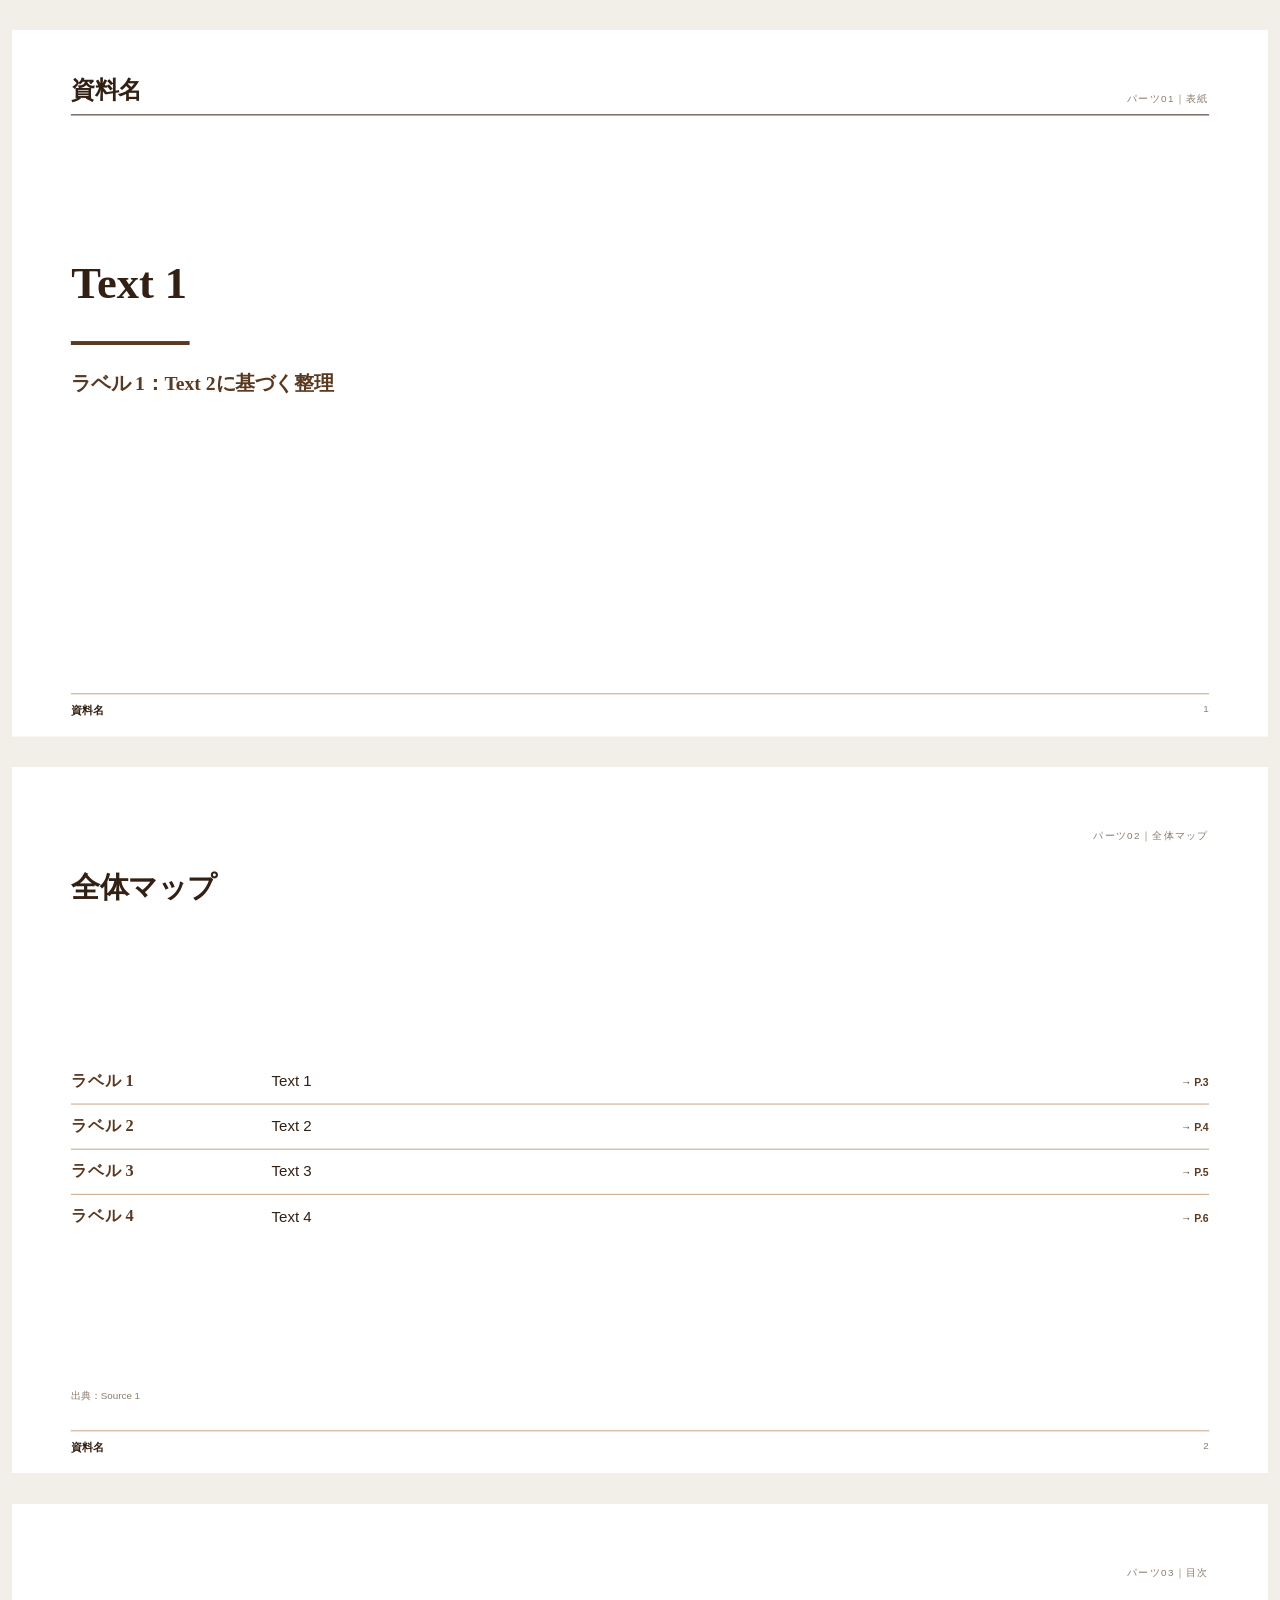
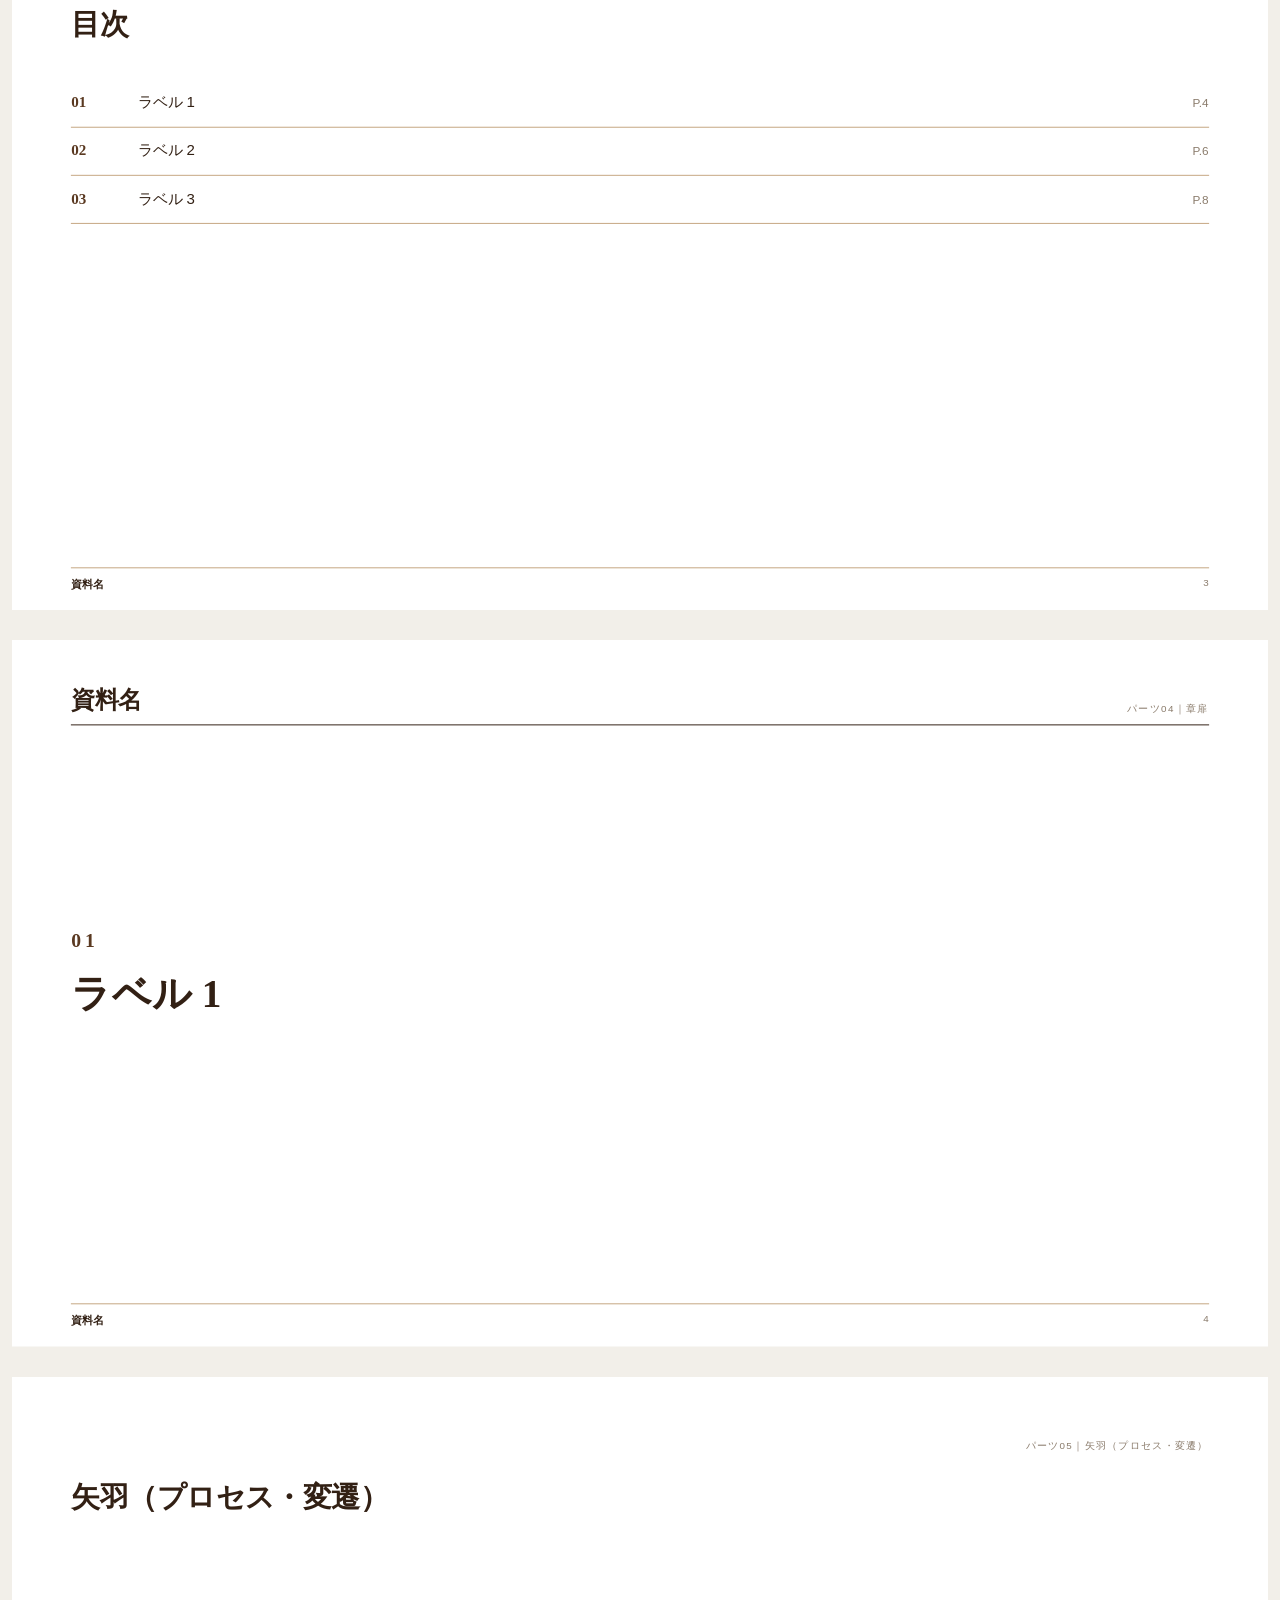
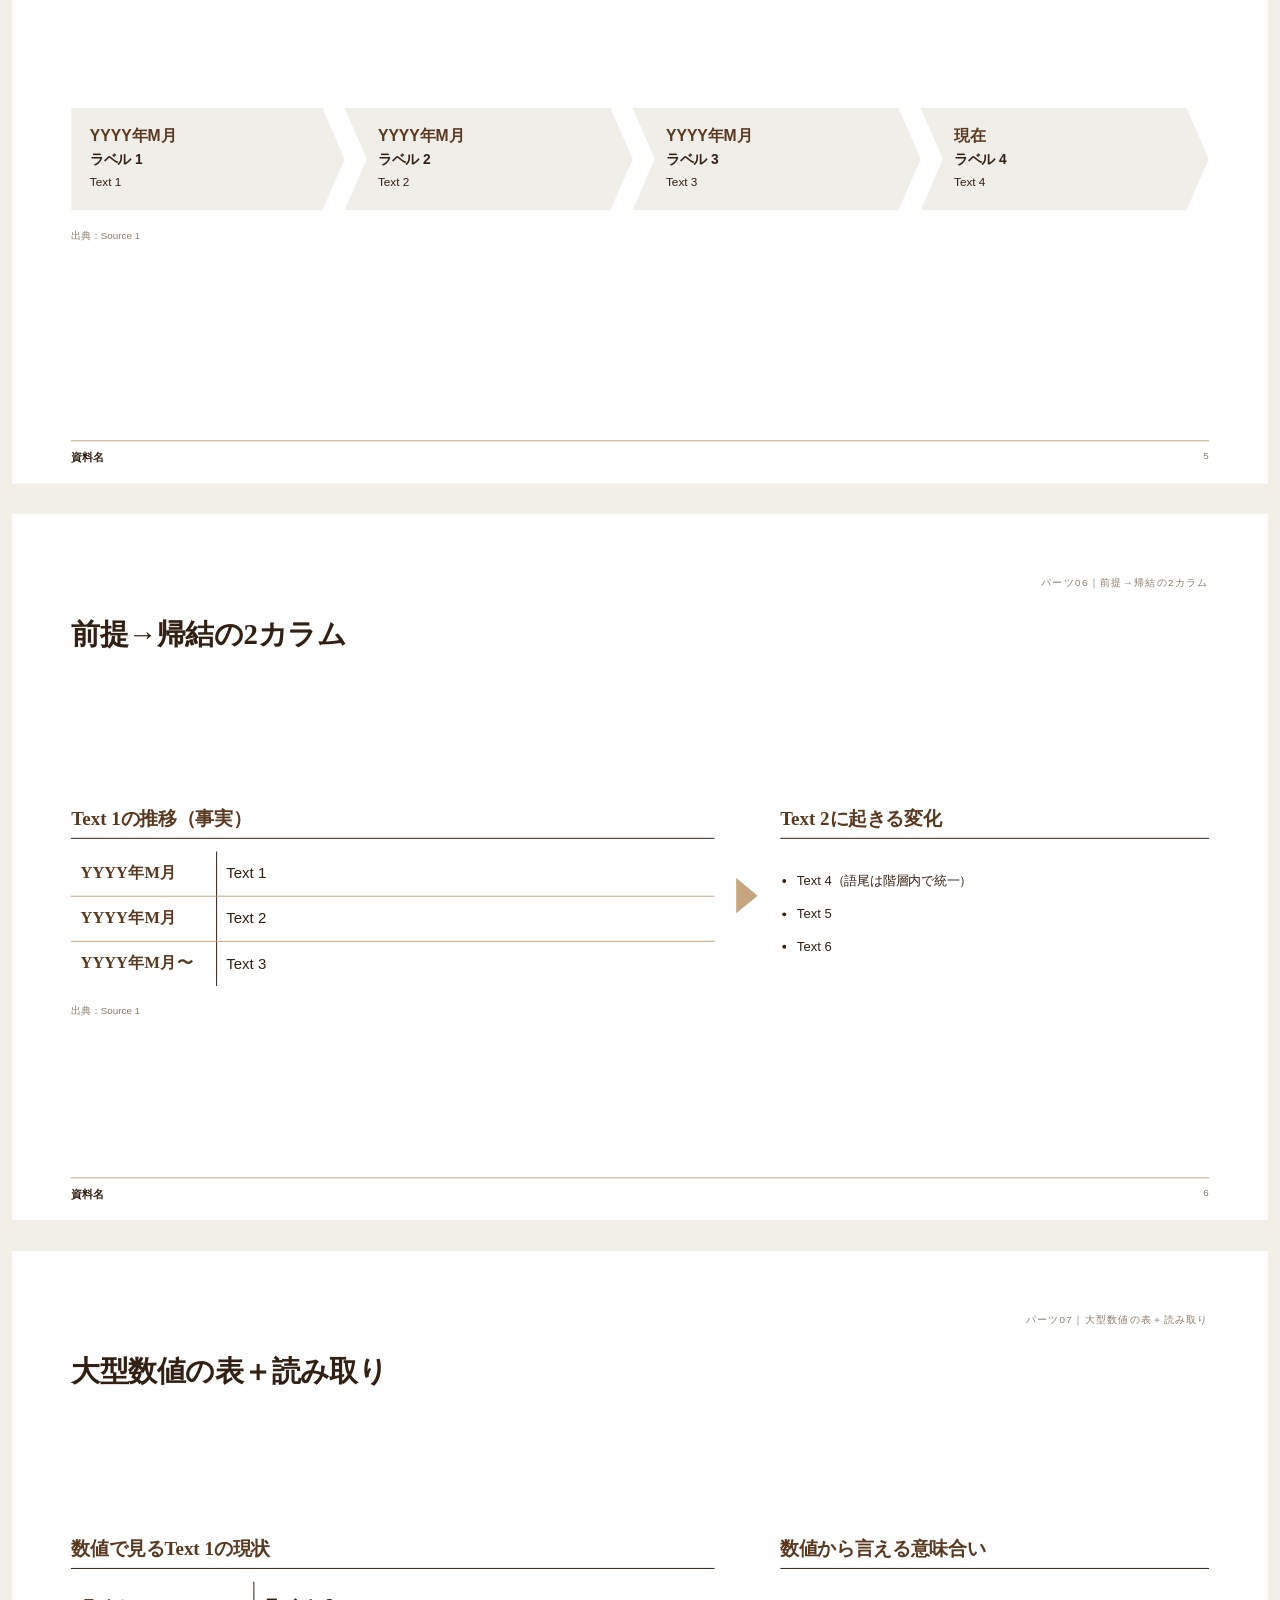
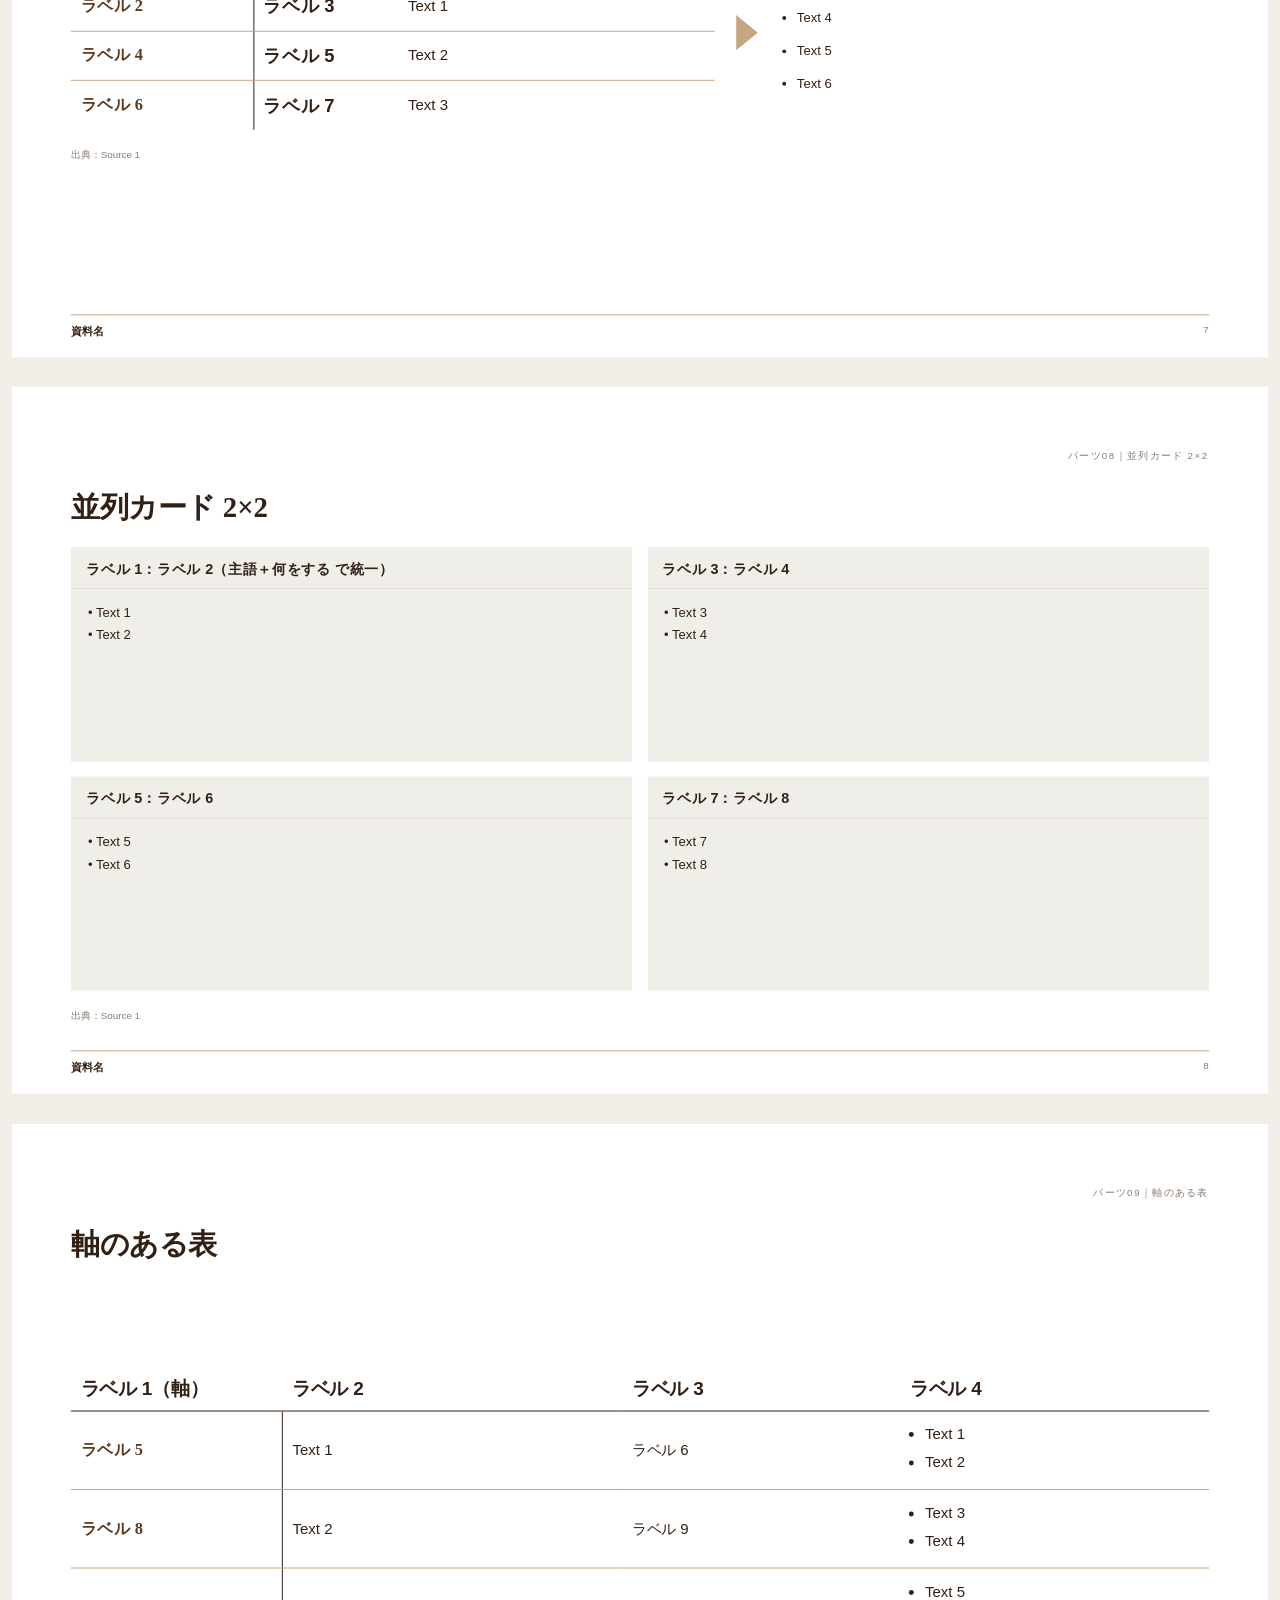
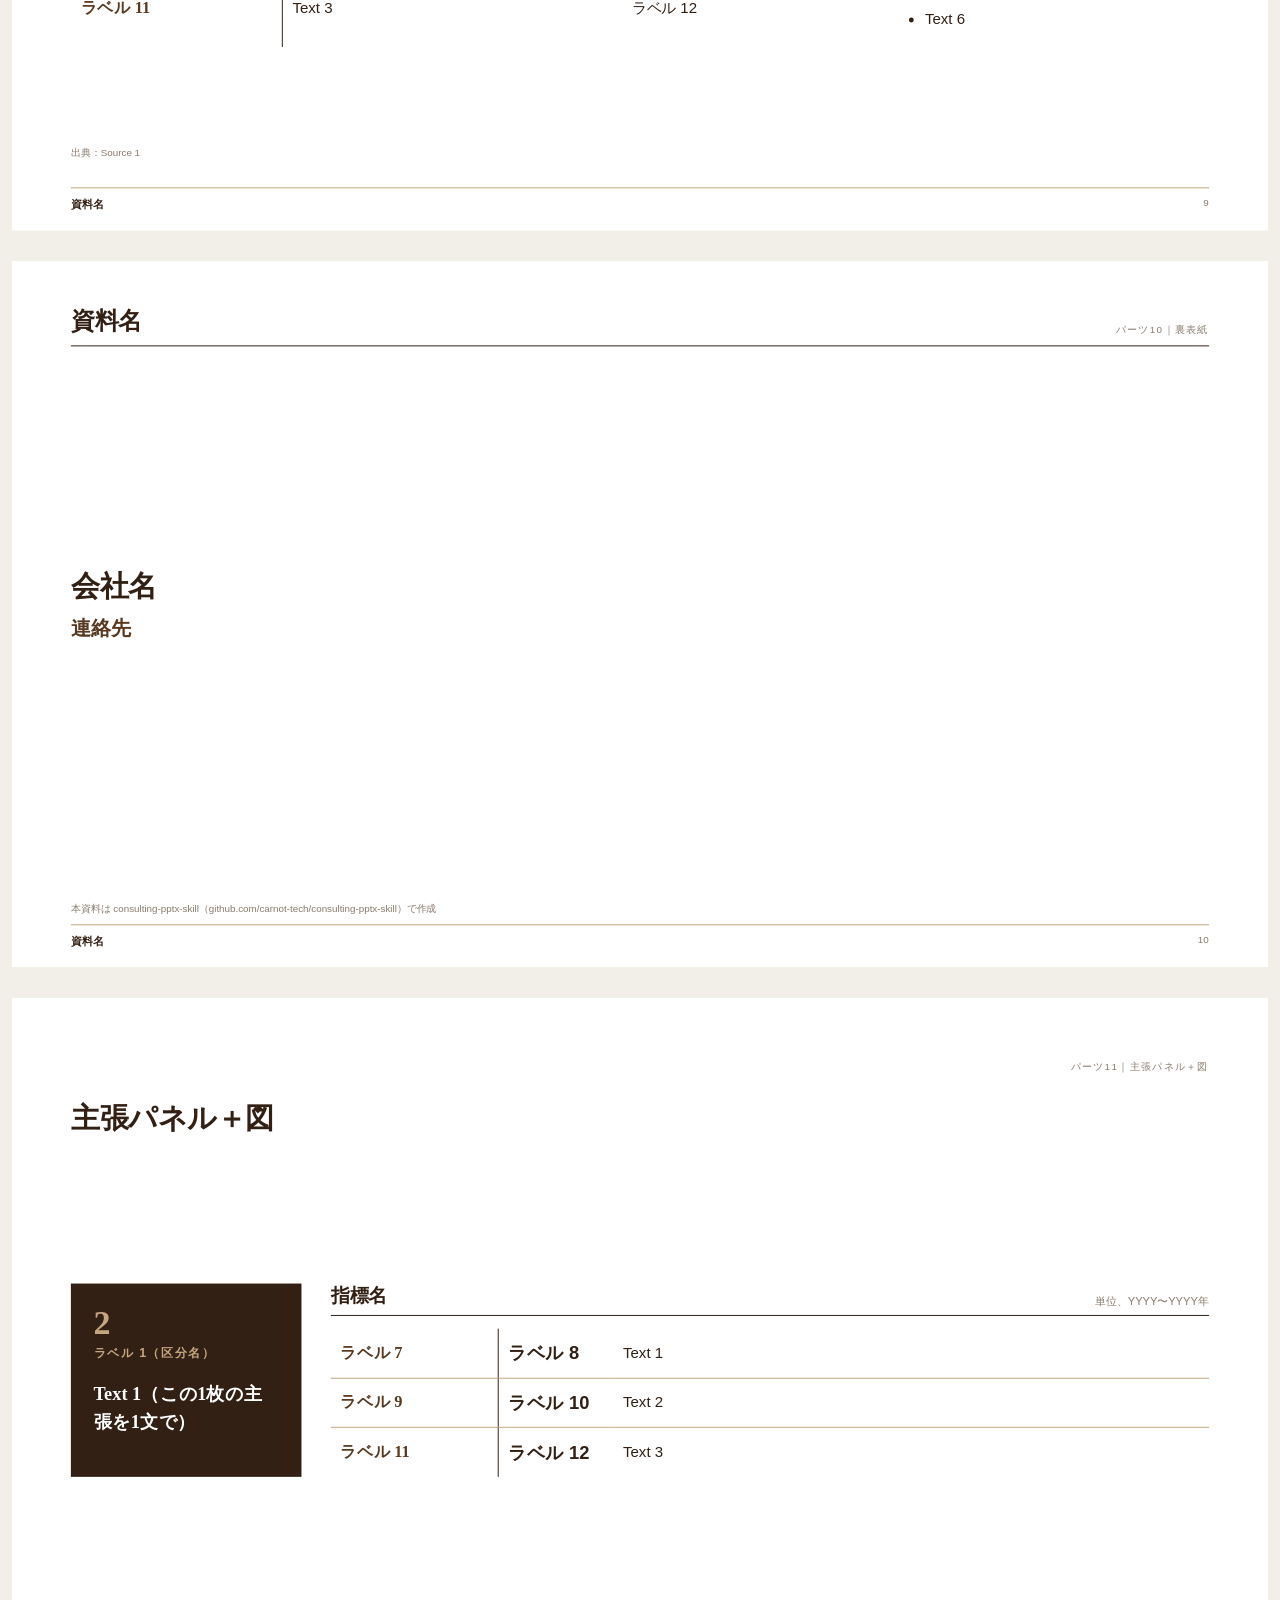
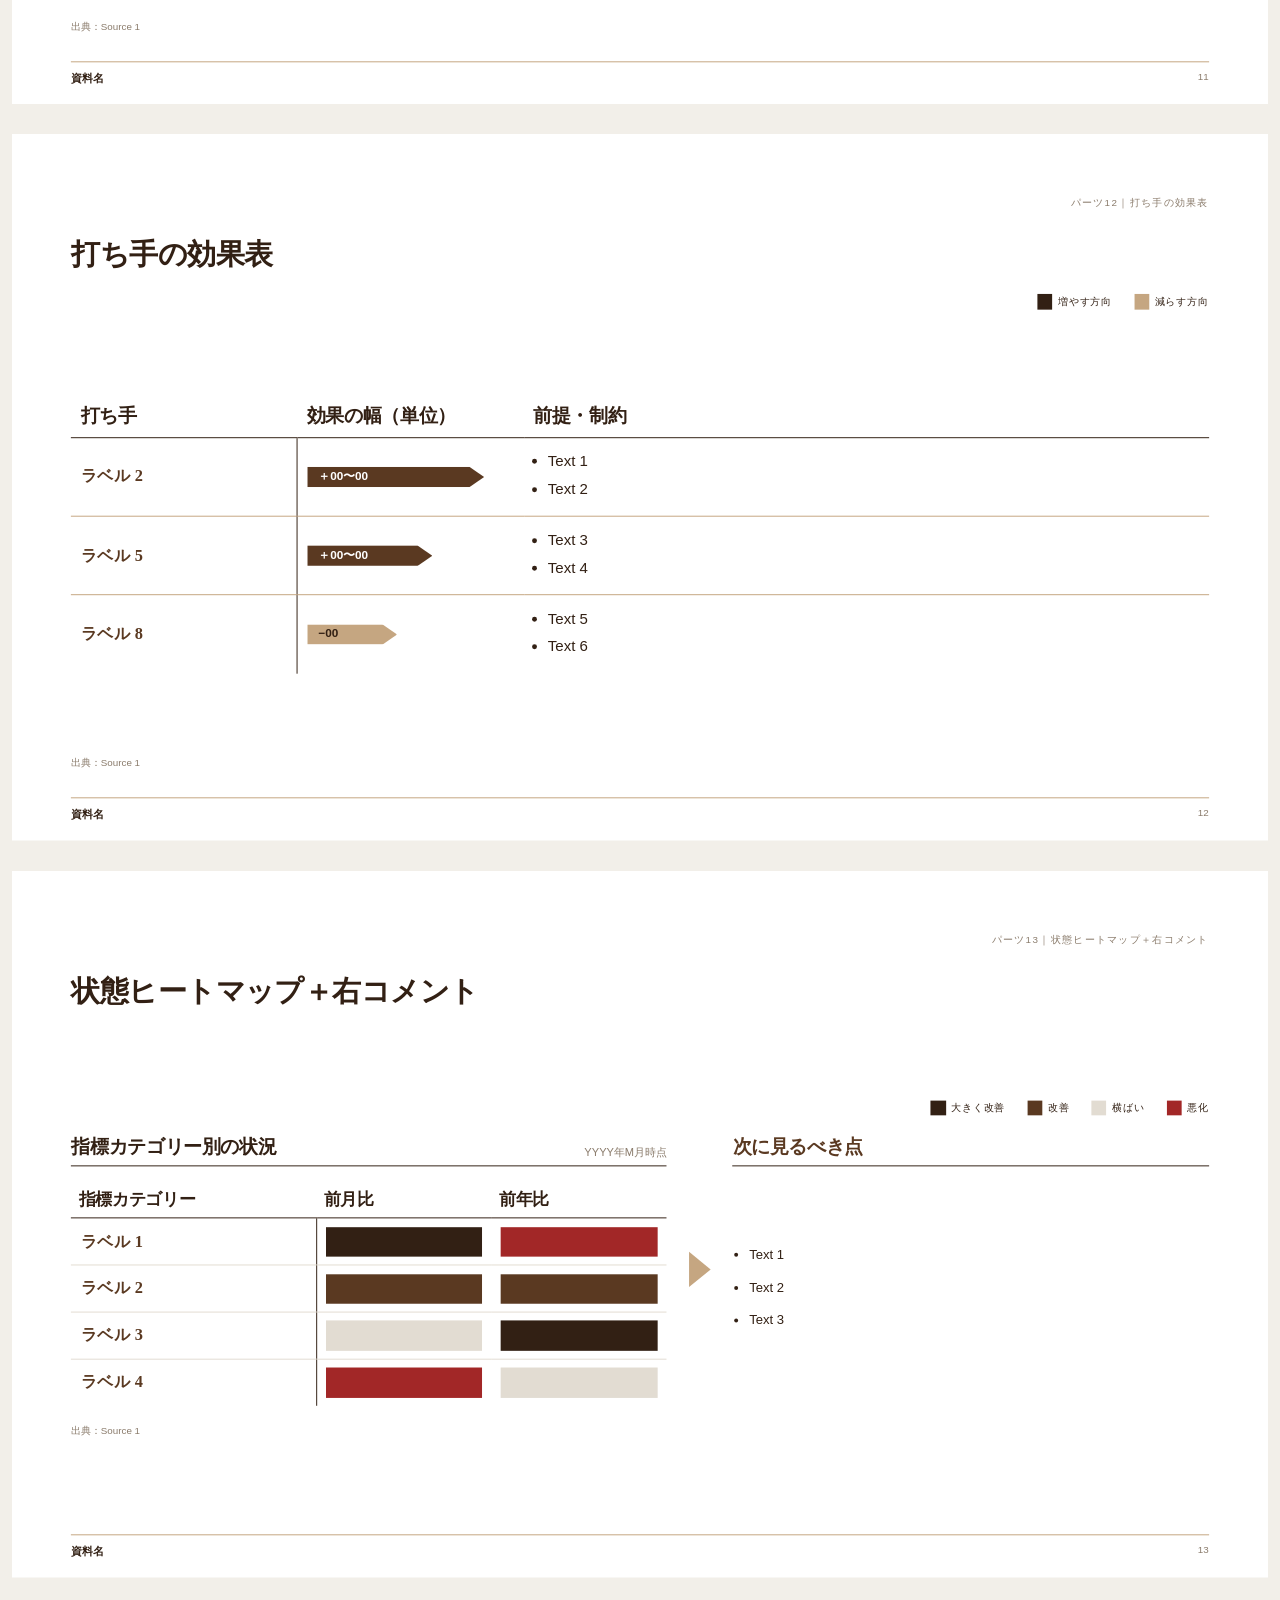
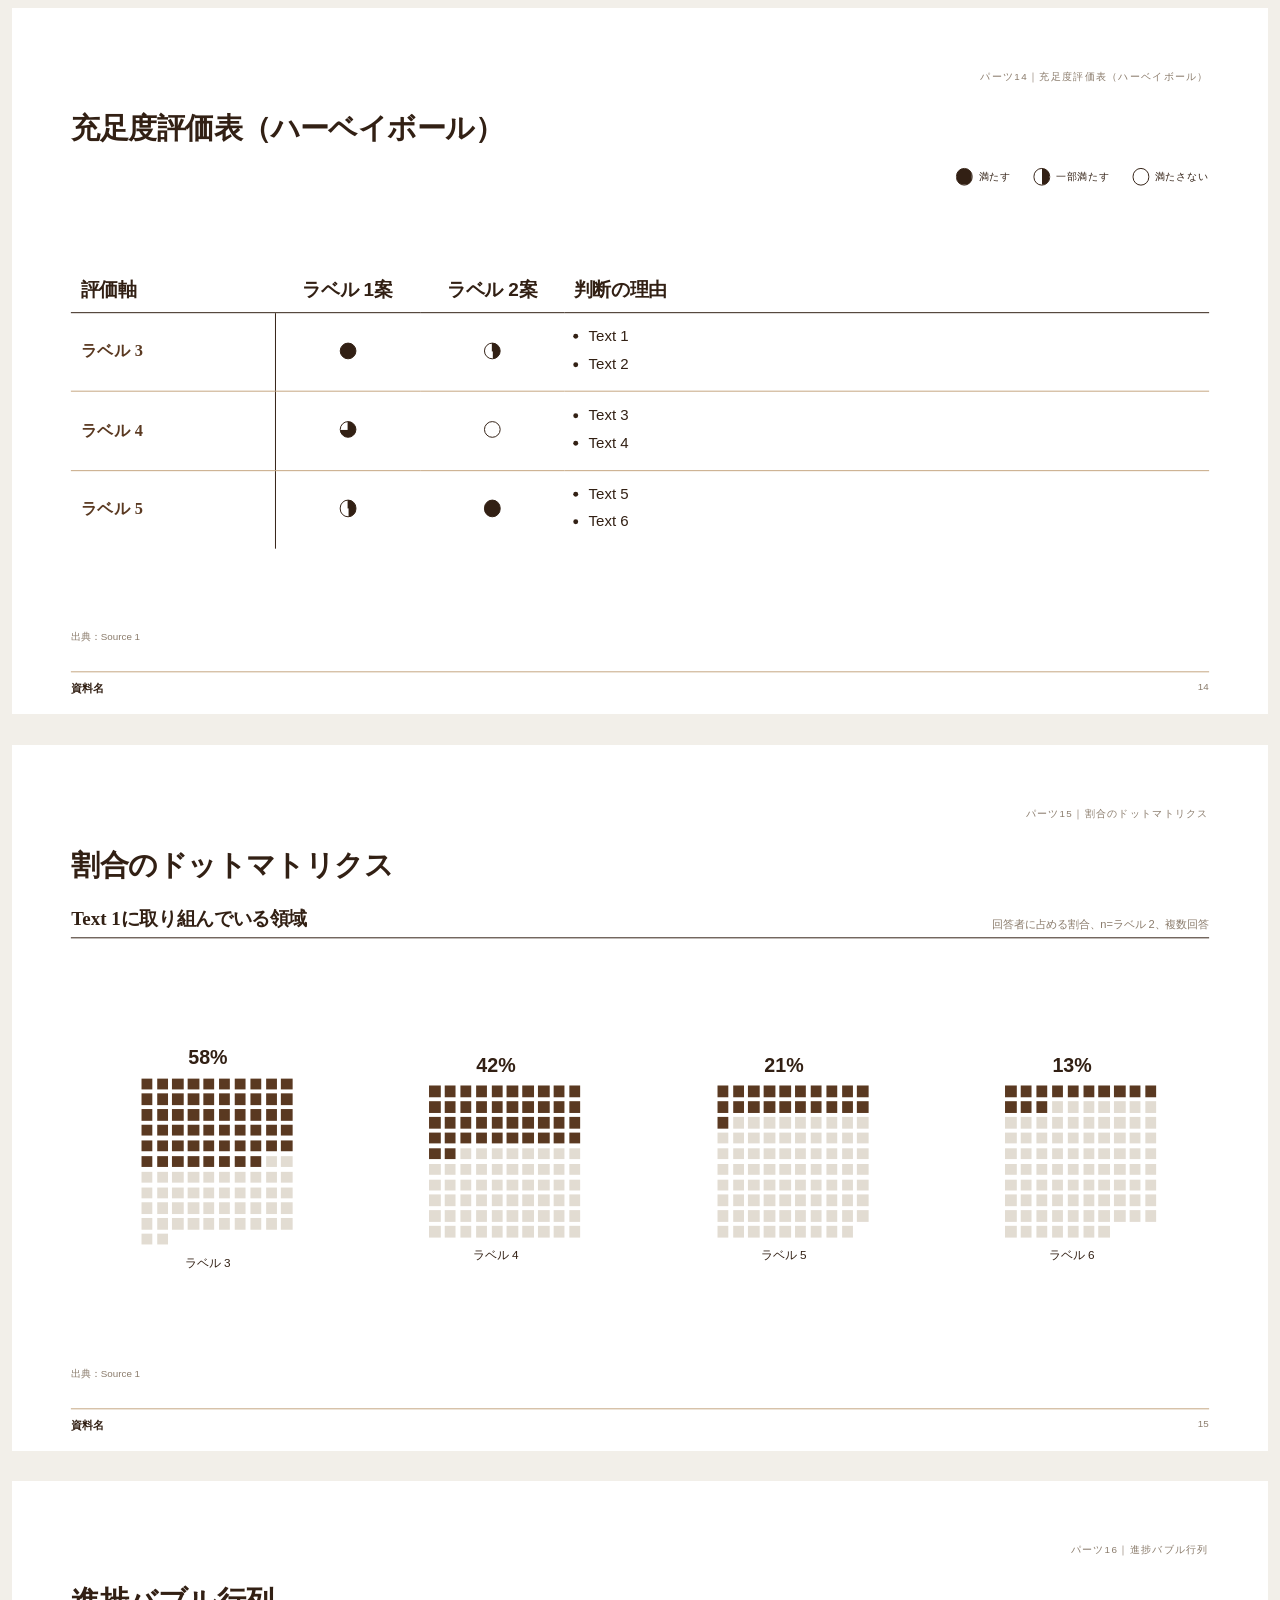
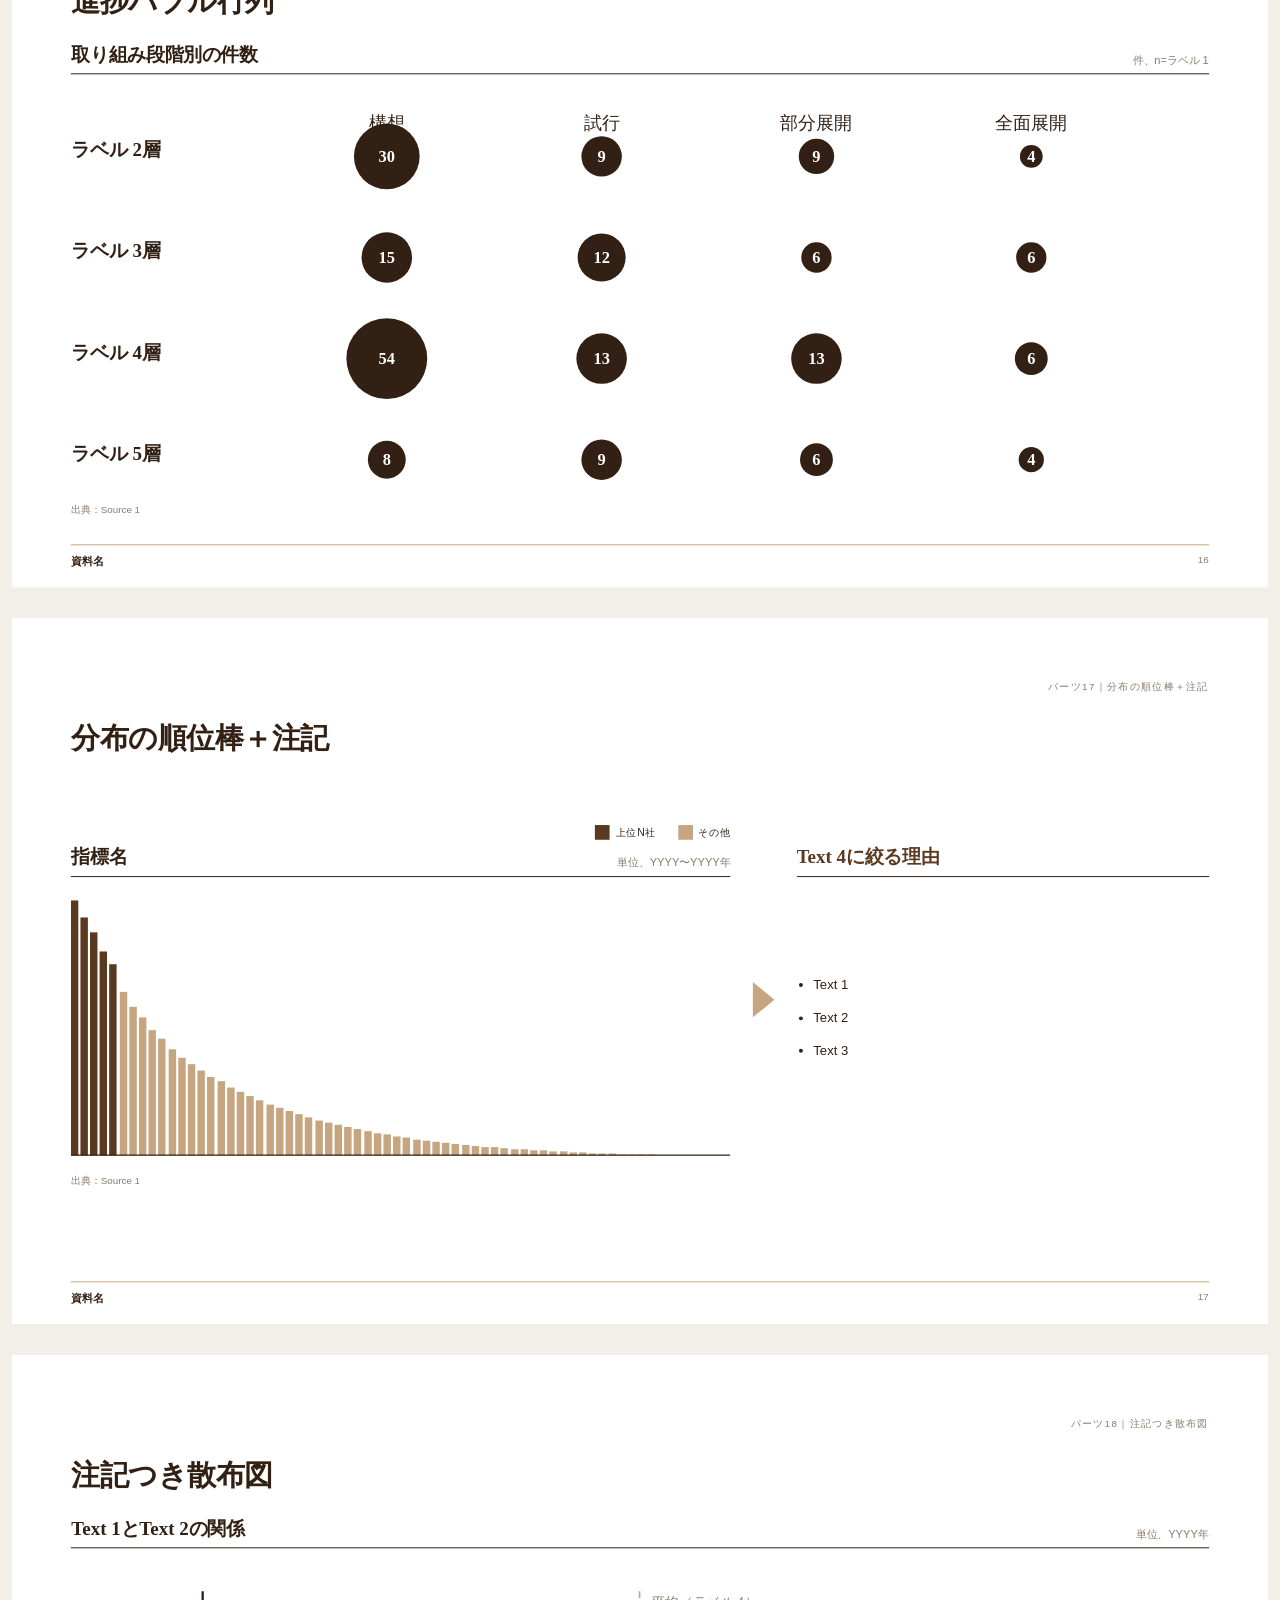
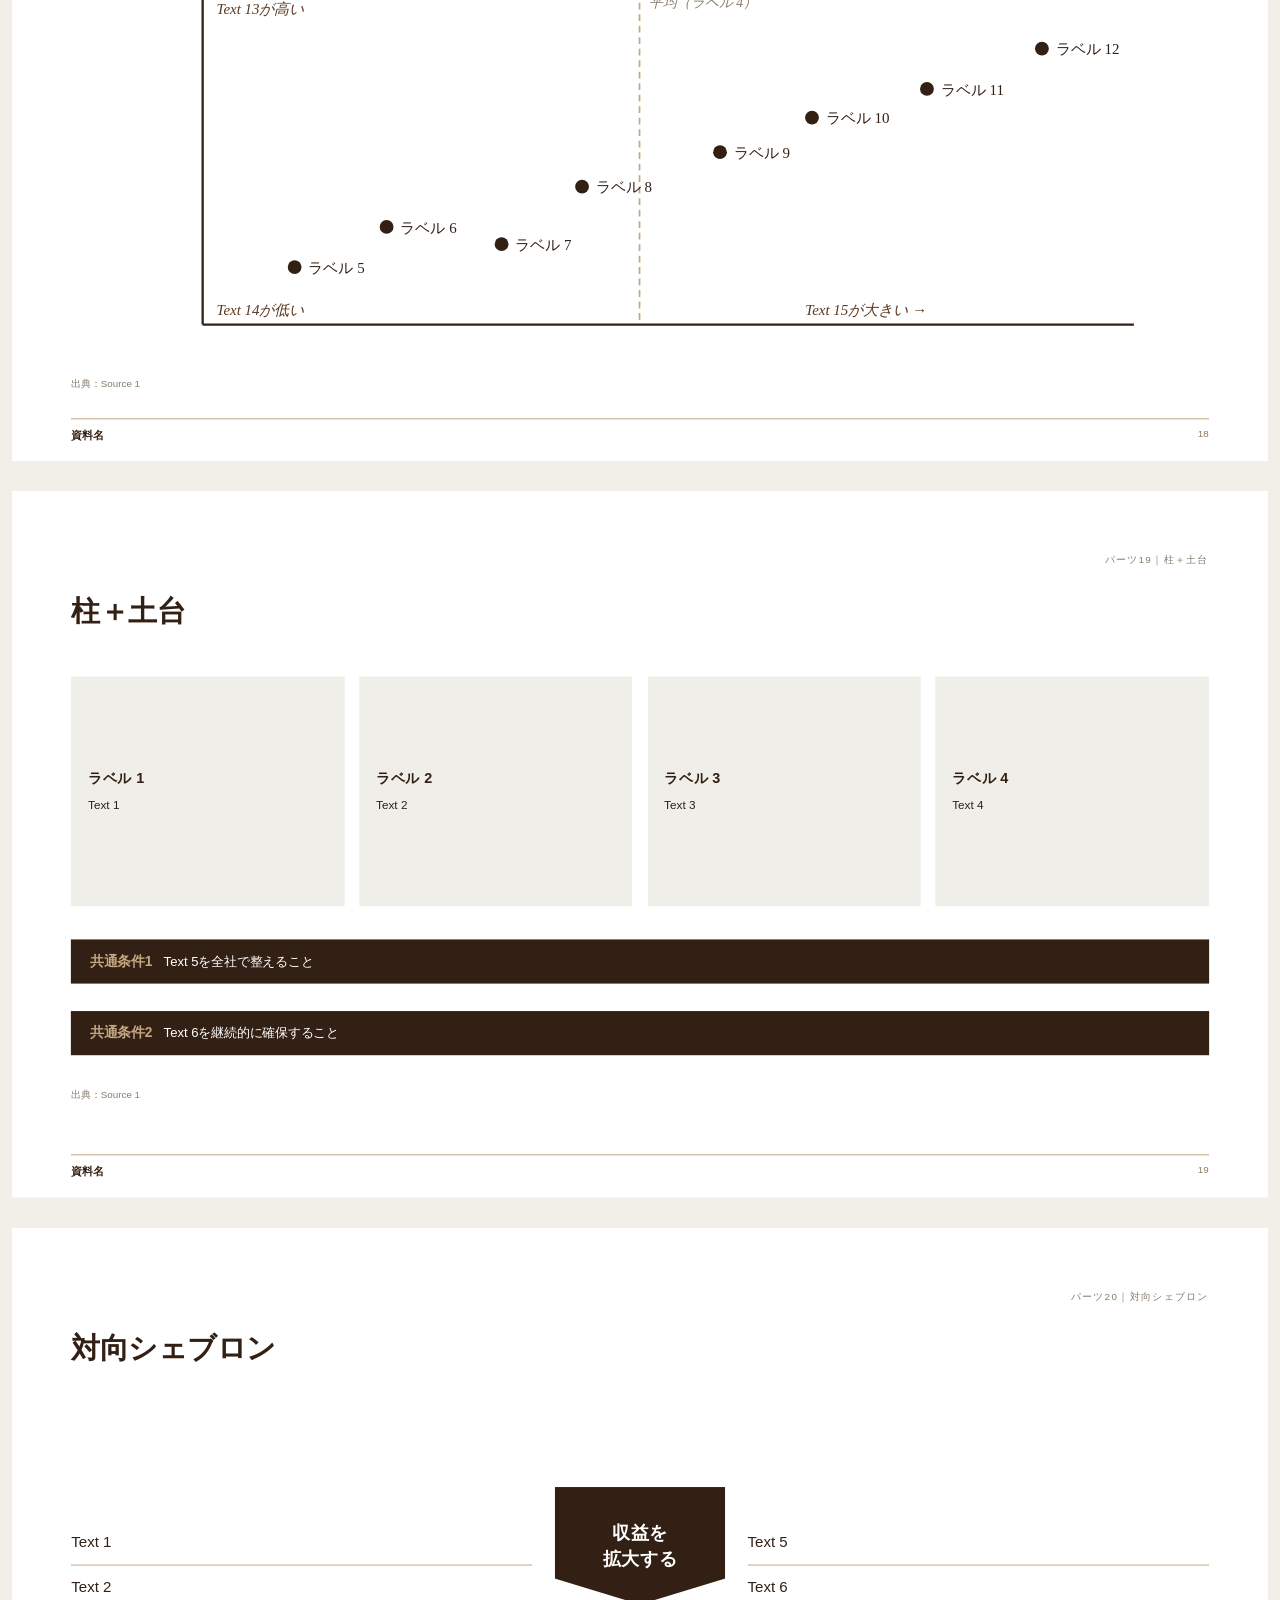
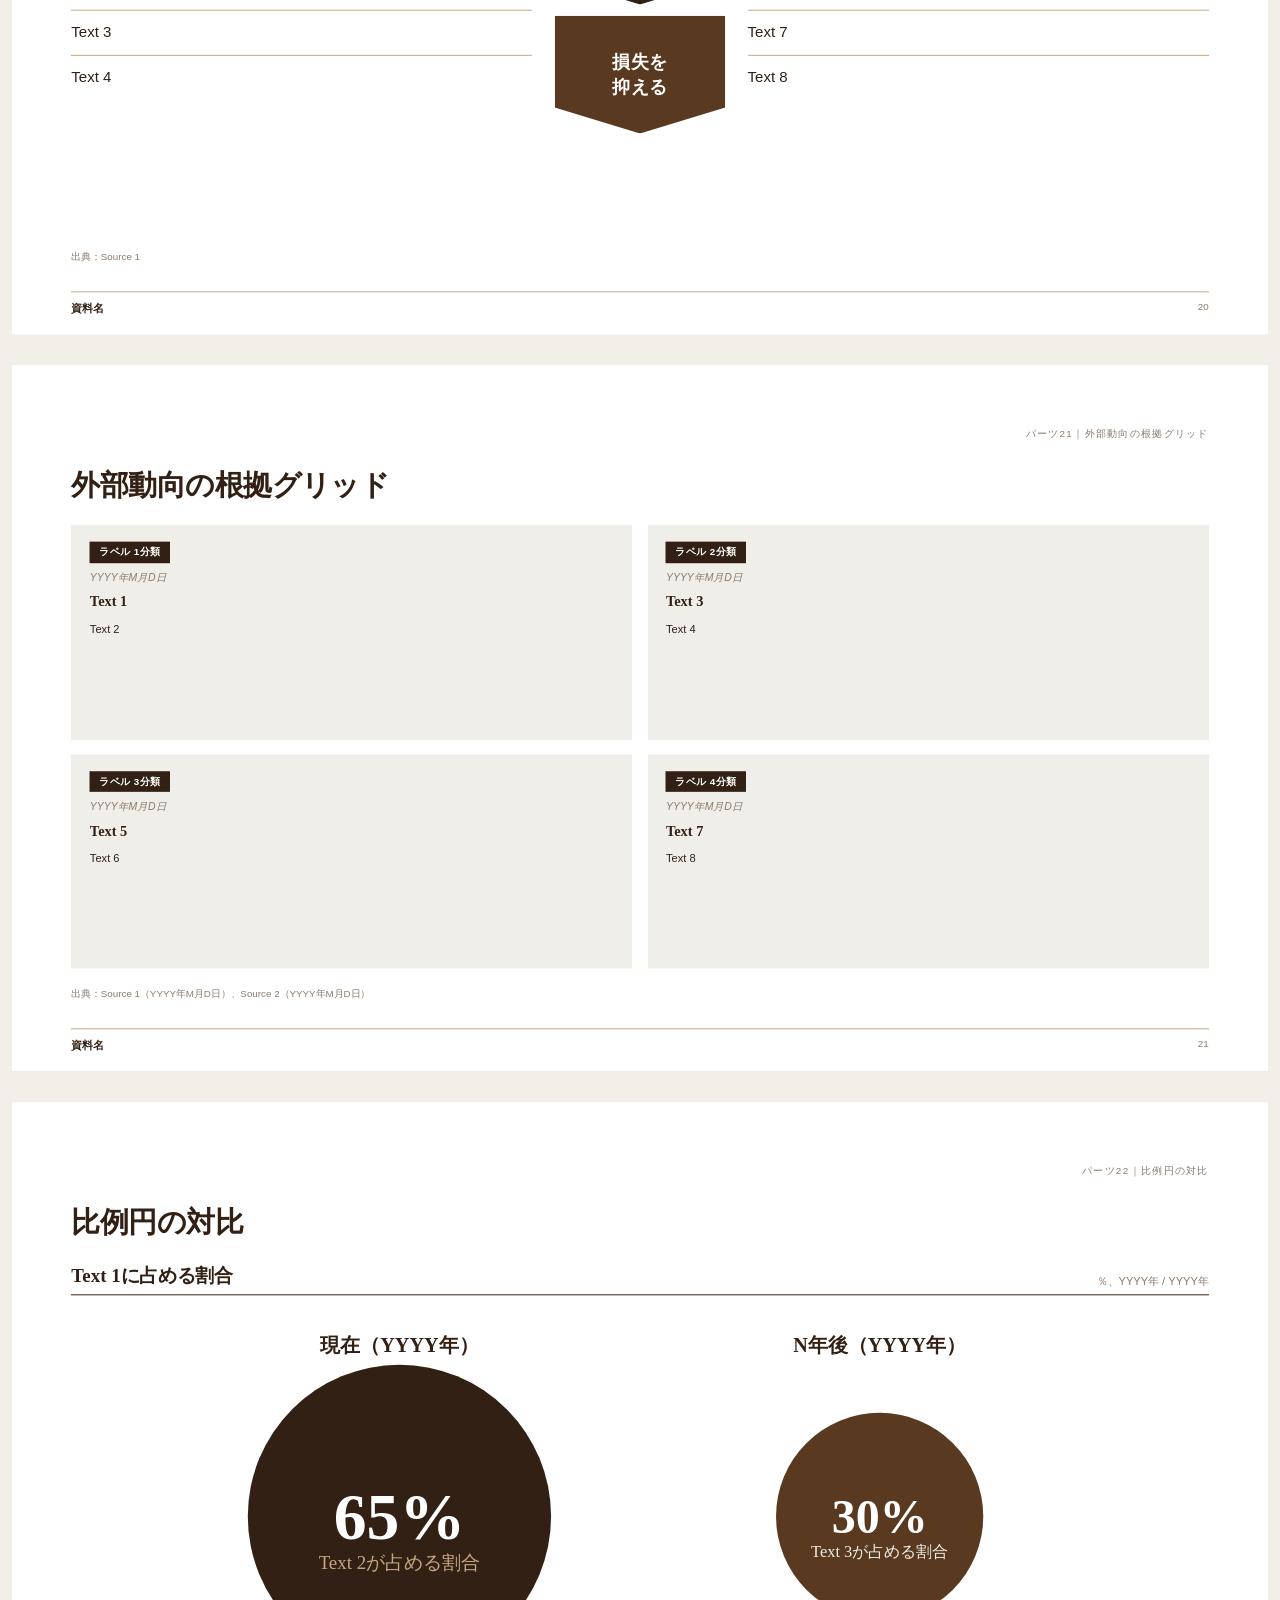
<file: skills/consulting-pptx-skill/templates/freeform_parts_16x9.html>
<!DOCTYPE html>
<html lang="ja"><head><meta charset="utf-8">
<title>自由記述デッキ パーツテンプレート 16:9</title>
<!--
  ============================================================
  自由記述（freeform）デッキのパーツ集（16:9・1パーツ=1スライド）
  38型パイプラインの「型」に収まらないデッキは、このファイルをコピーして
  不要な section を消し、「NN」を差し替えて自由に組む。
  規約の正典: references/slide-rules.md（作成前に必読）
  ★ 各スライドの h1 は「そのパーツが何の型か」を表示しているだけ。**見本タイトルは意図的に置いていない**
    （テンプレートのタイトルに引っ張られない）。
    実デッキでは h1 を必ずストーリーラインから起こした主張文に差し替える（slide-rules §2.8）。
  納品前: check_deck.py で FAIL 0 → PDF化して全ページ目視。
  配色・書体は <style> 冒頭の :root トークンで一括管理（Bレーンの既定 warm スキンと同一）。自ブランドにするときはトークンだけ差し替える。
  ============================================================
-->
<style>
/* ── デザイントークン（Bレーン pipeline/html-css/consulting-slide-system.css の既定 warm スキンと同一。A/B で既定の色・書体を揃える） ── */
:root{
  --page-bg:#f2efe9; --slide-bg:#ffffff;
  --ink:#322014;        /* 本文 */
  --navy:#322014;       /* 見出し・罫線・濃色パネル（変数名は Bレーン CSS と共通のため navy のまま） */
  --accent:#5a3921;     /* 軸ラベル・番号・強調 */
  --cyan:#c5a681;       /* 三角矢印・濃色パネル上の小見出し・淡い強調 */
  --muted:#8a7b6b;      /* 出典・注記 */
  --rule:#c5a681;       /* 行間罫 */
  --hairline:#e2dcd2;   /* さらに薄い罫・非強調セル */
  --soft:#efeee8;       /* 塗りカード・矢羽・ステップ */
  --rose:#a22727;       /* 意味を持つ赤（悪化・✕）だけに使う */
  --font-sans:"Helvetica Neue",Arial,Helvetica,"Hiragino Kaku Gothic ProN","Yu Gothic",Meiryo,sans-serif;
  --font-serif:"Hiragino Mincho ProN","Yu Mincho","Songti SC",Georgia,"Times New Roman",serif;
}
/* cool スキン（ネイビー。Bレーンの {"skin":"cool"} と同一）にするときは :root を次に差し替える:
   --page-bg:#f2f2f0; --slide-bg:#ffffff; --ink:#050505; --navy:#071b2c; --accent:#1e5f8c; --cyan:#79c8dc;
   --muted:#666b70; --rule:#b9bec3; --hairline:#d9dcdf; --soft:#e7f4f8; --rose:#d94c68; */
@page{size:338.67mm 190.5mm;margin:0}
html,body{margin:0;background:var(--page-bg);font-family:var(--font-sans);color:var(--navy)}
.s{width:338.67mm;height:190.5mm;background:var(--slide-bg);position:relative;margin:8mm auto;box-sizing:border-box;padding:9mm 16mm 0 16mm;overflow:hidden;page-break-after:always;display:flex;flex-direction:column;align-items:stretch}
.bar{display:flex;justify-content:space-between;align-items:flex-end;border-bottom:1.5px solid var(--navy);padding-bottom:2.2mm;margin-top:3mm;flex:0 0 auto}
.logo{font-family:var(--font-serif);font-weight:600;font-size:18pt;color:var(--navy)}
.date{font-size:7.5pt;letter-spacing:.15em;color:var(--muted)}
/* 本文ページの上部帯は右上のラベルだけを見せる（資料名はフッターにあるので出さない・罫線も引かない — slide-rules §4.62） */
.s:not(.cover):not(.chap) .bar{border-bottom:0}
.s:not(.cover):not(.chap) .bar .logo{visibility:hidden}
h1{margin:4.5mm 0 0 0;font-family:var(--font-serif);font-size:22pt;line-height:1.3;color:var(--navy);font-weight:600;flex:0 0 auto;word-break:auto-phrase} /* 2行まで可。折り返しは文節単位（auto-phrase・lang="ja" が前提）に任せ、<br> は泣き別れのときだけ（slide-rules §2.13） */
.c{margin-top:6mm;flex:1;min-height:0;display:flex;flex-direction:column;gap:5mm;margin-bottom:19mm}
.c>.grid{flex:1;grid-auto-rows:1fr;min-height:0}
.c>.grid.fix{flex:0 0 auto}
.foot{position:absolute;left:16mm;right:16mm;bottom:5mm;padding-top:2.5mm;border-top:1px solid var(--rule);display:flex;justify-content:space-between;font-size:7.5pt;color:var(--muted)}
.foot b{color:var(--navy);font-size:8.5pt}
.src{font-size:7.5pt;color:var(--muted);flex:0 0 auto}
.grid{display:grid;gap:4mm}
.g2{grid-template-columns:1fr 1fr}.g3{grid-template-columns:repeat(3,1fr)}.g4{grid-template-columns:repeat(4,1fr)}
.card{background:var(--soft);border:0;display:flex;flex-direction:column;box-sizing:border-box}
.hd{display:flex;align-items:baseline;gap:2.5mm;padding:3.5mm 4mm 2.5mm 4mm;border-bottom:1px solid var(--hairline)}
.no{font-size:14pt;font-weight:700;color:var(--accent);line-height:1}
.h{font-size:11pt;font-weight:700;color:var(--navy);line-height:1.3}
.bd{padding:3.5mm 4.5mm;font-size:10pt;line-height:1.7;color:var(--ink);flex:1}
.ref{font-size:8pt;color:var(--accent);font-weight:700;margin-left:auto;white-space:nowrap}
.rows .r>div:last-child{display:flex;justify-content:space-between;align-items:baseline;gap:4mm} /* 「→ P.n」を右端に */
.rows .r{display:grid;grid-template-columns:48mm 1fr;gap:6mm;padding:3mm 0;border-top:1px solid var(--rule);font-size:11.5pt;line-height:1.45;align-items:center} /* 行は中身の高さ。引き伸ばさない（§4.12） */
.rows .r:first-child{border-top:0}
.rows .l{font-family:var(--font-serif);font-weight:700;font-size:12.5pt;line-height:1.35;color:var(--accent)} /* 行見出しは列見出し（14.5pt）より小さく本文より大きく（§6） */
.c>.rows{display:flex;flex-direction:column;margin:auto 0} /* 行の束は中身の高さのまま上下中央に置く（§4.12） */
.stat{background:var(--navy);color:#fff;padding:4mm 5mm}
.stat.l{background:var(--soft);color:var(--navy)}
.stat .lb{font-size:7.5pt;letter-spacing:.1em;font-weight:700;color:var(--cyan)}
.stat.l .lb{color:var(--muted)}
.stat .v{font-size:22pt;font-weight:700;margin:1mm 0}
.stat .cp{font-size:7.5pt;color:var(--cyan);line-height:1.6}
.stat.l .cp{color:var(--muted)}
table{border-collapse:collapse;width:100%;font-size:11.5pt;flex:0 0 auto}
th{background:none;text-align:left;padding:2.5mm;font-size:14.5pt;font-weight:700;color:var(--navy);border-bottom:1.8px solid var(--navy)}
td{padding:3mm 2.5mm;border-bottom:1px solid var(--rule);vertical-align:middle;line-height:1.45;color:var(--ink)} /* 上下の余白と行間を詰めて、行が間延びしないようにする（§4.12） */
td.b{font-weight:700;color:var(--navy);white-space:nowrap} /* 数字を折らない（「約／86%」と折れると大きさが違って見える） */
tr:last-child td{border-bottom:0}
td.ax{font-size:12.5pt;line-height:1.35;font-weight:700;color:var(--accent);font-family:var(--font-serif);border-right:1.8px solid var(--navy)} /* 行見出しは列の見出し（14.5pt）より小さく、本文（11.5pt）より大きく（§6） */
th.ax{border-right:0} /* 行の軸の縦線は本文の行だけ。見出しの行に通すと、見出しの下罫より上に線がはみ出る（§6） */
/* 軸ボックスの表（b09:axb）: 行の軸を左の塗りの箱で示す（slide-rules §6「塗りの軸ボックス」） */
table.axb{border-collapse:separate;border-spacing:5mm 0;width:calc(100% + 10mm)}
.c>table.axb,.side .sb>table.axb,.two>div>table.axb,table.axb{margin-left:-5mm!important;margin-right:-5mm!important} /* 列の間の空き（border-spacing）を左右の端で打ち消し、左端をタイトルに揃える。デッキ側の table の margin 上書きで崩れないよう !important */ /* 列の間の空きの分だけ外へ広げ、左端をタイトルと揃える（上下中央の margin:auto 0 より強く） */
table.axb th{border-bottom:1.8px solid var(--navy)}
table.axb th.ax{border-bottom:0;border-right:0;color:transparent} /* 箱が軸を示すので、箱の列に見出しを置かない。下罫は箱の列の右から */
table.axb td{border-bottom:1px solid var(--rule)} /* 行の線は列ごとに切れる（縦の区切りの位置で切る） */
table.axb td.ax{background:var(--navy);color:#fff;border-right:0;border-bottom:1.5mm solid var(--slide-bg);font-size:12.5pt;padding:3mm 4mm} /* 箱の下に横線を通さない */
table.axb tr:last-child td{border-bottom:0} /* 最終行の下に線を引かない */
table.axb td:not(.ax)+td,table.axb th:not(.ax)+th{padding-left:4mm} /* 観点を並べた列なので縦の区切り線は引かない。列の間の空きと、列ごとに切れた行の線で区切る（§6） */
/* 表は中身の高さのまま上下中央に置く。容器ごと中央寄せすると出典(.src)まで持ち上がるので、表自身の上下 margin:auto で寄せる（§4.12・§4.47） */
.c>table{flex:0 0 auto;height:auto;margin:auto 0}
/* 列の内容が同種（時点・案など）なら等幅にする。最後の列だけに余白を吸わせて右側を空けない（§4.12） */
table.eq{table-layout:fixed}
/* 表を縦に伸ばすと余剰高さが見出し行にも配分され見出しが沈む（slide-rules §4.21） */
.c>table tr:first-child,.side .sb table tr:first-child{height:1px}
.side .sb>table{flex:0 0 auto;height:auto;margin:auto 0}
.chev{display:flex;gap:0;flex:0 0 auto}
.chev .cv{flex:1;position:relative;background:var(--soft);border:0;padding:5mm 4mm 5mm 9mm;clip-path:polygon(0 0,calc(100% - 6mm) 0,100% 50%,calc(100% - 6mm) 100%,0 100%,6mm 50%);display:flex;flex-direction:column}
.chev .cv:first-child{clip-path:polygon(0 0,calc(100% - 6mm) 0,100% 50%,calc(100% - 6mm) 100%,0 100%);padding-left:5mm}
.chev .n{font-size:12pt;font-weight:700;color:var(--accent)}
.chev .t{font-size:10.5pt;font-weight:700;margin:1mm 0 1.5mm 0;color:var(--navy)}
.chev .x{font-size:9pt;line-height:1.55;color:var(--ink)}
/* 2カラムは版面いっぱいに引き伸ばさない。表は自然な高さのまま、見出し＋表のブロックごと縦中央に置く（間延び防止。空きの直し方は §5.13 の順） */
.two{display:grid;grid-template-columns:1.5fr auto 1fr;gap:6mm;flex:0 1 auto;min-height:0;align-items:stretch}
.c:has(>.two){justify-content:center}
.two>div:first-child,.two>div:last-child{display:flex;flex-direction:column;min-height:0}
.two>div:first-child table{flex:0 1 auto}
.two>div>ul{flex:1;display:flex;flex-direction:column;justify-content:center} /* 左右どちらのブレットも縦中央（§4.5 下端揃え） */
/* カラム見出し（.colh）と軸タイトル（.axh）は同じ高さ・同じ余白にして左右で罫線が揃うようにする（§4.21） */
.two .colh,.axh{font-family:var(--font-serif);font-size:14.5pt;font-weight:700;color:var(--navy);border-bottom:1.8px solid var(--navy);height:7mm;box-sizing:content-box;padding:0 0 1.5mm 0;margin:0 0 3.5mm 0;flex:0 0 auto;display:flex;justify-content:space-between;align-items:flex-end}
.two .colh{color:var(--accent)}
.two ul{margin:0;padding-left:4.5mm;font-size:10pt;line-height:1.8;color:var(--ink)}
.two li{margin-bottom:2.5mm}
.tri{align-self:center;width:0;height:0;border-top:5mm solid transparent;border-bottom:5mm solid transparent;border-left:6mm solid var(--cyan)}
.cover .big{font-family:var(--font-serif);font-size:34pt;font-weight:700;color:var(--navy);margin-top:38mm;line-height:1.25}
.cover .sub{font-family:var(--font-serif);font-size:15pt;font-weight:700;color:var(--accent);margin-top:3mm}
.cover .rule{width:32mm;height:1mm;background:var(--accent);margin:8mm 0 4mm 0}
.chap .cno{font-family:var(--font-serif);font-size:15pt;font-weight:700;color:var(--accent);margin-top:55mm;letter-spacing:.2em}
.chap .cbig{font-family:var(--font-serif);font-size:30pt;font-weight:700;color:var(--navy);margin-top:4mm}
.toc{margin-top:4mm}
.toc .ti{display:grid;grid-template-columns:14mm 1fr 14mm;gap:4mm;padding:3.6mm 0;border-bottom:1px solid var(--rule);font-size:11.5pt;align-items:baseline}
.toc .ti .tn{font-family:var(--font-serif);font-weight:700;color:var(--accent)}
.toc .ti .tp{text-align:right;color:var(--muted);font-size:9pt}
.legend{display:flex;gap:6mm;justify-content:flex-end;font-size:8pt;color:var(--ink);flex:0 0 auto}
.legend span{display:flex;align-items:center;gap:1.5mm}
.legend i{width:4mm;height:4mm;display:inline-block}
.legend .li-a{background:var(--soft)}
.legend .li-b{background:var(--navy)}
.legend.left{justify-content:flex-start}
/* 凡例はグラフの見出し（軸タイトル）の上に右揃えで置く。グラフの下に置かない（slide-rules §5.18） */
:has(> .legend + .axh){position:relative}
.legend:has(+ .axh){position:absolute;right:0;bottom:calc(100% + 1.2mm)}
@media print{html,body{background:#fff}.s{margin:0!important;transform:none!important}.fitwrap{width:auto!important;height:auto!important;margin:0!important}}
/* ── 追加パーツ用 ── */
.axh .u{font-family:var(--font-sans);font-size:8.5pt;font-weight:400;color:var(--muted)}
.note{font-size:8pt;letter-spacing:.08em;font-weight:700;color:var(--accent);border-bottom:1px solid var(--cyan);align-self:flex-start;padding-bottom:.8mm;flex:0 0 auto}
/* 左サイドの主張パネル */
.side{display:grid;grid-template-columns:62mm 1fr;gap:0;flex:0 1 auto;min-height:0;margin:auto 0} /* 中身の高さで上下中央。パネルをページの高さまで伸ばさない（§4.12） */
.side .sp{background:var(--navy);color:#fff;padding:6mm 6mm;display:flex;flex-direction:column}
.side .sp .cn{font-family:var(--font-serif);font-size:26pt;font-weight:700;color:var(--cyan);line-height:1}
.side .sp .ct{font-size:9.5pt;font-weight:700;letter-spacing:.08em;color:var(--cyan);margin-top:1.5mm}
.side .sp .cm{font-family:var(--font-serif);font-size:14pt;font-weight:700;line-height:1.55;margin-top:5mm} /* 主張の文を最下部へ押し下げない（パネルの中に空きを作らない） */
.side .sb{padding:0 0 0 8mm;display:flex;flex-direction:column;min-height:0}
/* レバー矢印表 */
.lev{width:100%;border-collapse:collapse;font-size:11.5pt}
.lev th{font-size:14.5pt}
.lev td{padding:3mm 2.5mm}
.lev .ar{height:5.5mm;display:flex;align-items:center;color:#fff;font-size:9pt;font-weight:700;padding-left:3mm;clip-path:polygon(0 0,calc(100% - 4mm) 0,100% 50%,calc(100% - 4mm) 100%,0 100%)}
.lev .up{background:var(--accent)}.lev .dn{background:var(--rule);color:var(--navy)}
/* 状態ヒートマップ */
.hm{width:100%;border-collapse:collapse;font-size:9.5pt}
.hm th{font-size:13pt;padding:2mm} /* 見出し行は行見出し（12.5pt）より大きく（§6） */
.hm td{padding:2.2mm 2.5mm;border-bottom:1px solid var(--hairline)}
.hm .cell{display:block;height:8mm}
/* 4=大きく改善 3=改善 0=横ばい 2=悪化（悪化だけ意味のある赤。§5.8） */
.hm .v4{background:var(--navy)}.hm .v3{background:var(--accent)}.hm .v2{background:var(--rose)}.hm .v1{background:var(--soft)}.hm .v0{background:var(--hairline)}
/* ハーベイボール */
.hb{width:4.6mm;height:4.6mm;display:inline-block;box-sizing:border-box;border:1px solid var(--navy);border-radius:50%;vertical-align:-.7mm;background:conic-gradient(var(--navy) var(--hbp,0%),transparent 0) border-box}
/* 塗りは外枠ごと1枚で描く（内側の<i>を枠の内側に重ねると縁に白い隙間が出て塗りが中途半端に見える） */
.hb i{display:none}
.hb.q0{--hbp:0%}
.hb.q1{--hbp:25%}
.hb.q2{--hbp:50%}
.hb.q3{--hbp:75%}
.hb.q4{--hbp:100%}
/* ドットマトリクス */
.dots{display:grid;grid-template-columns:repeat(10,1fr);gap:1.2mm;width:36mm}
.dots i{width:3mm;height:3mm;background:var(--hairline);display:block}
.dots i.on{background:var(--accent)}
.dotcol{display:flex;flex-direction:column;align-items:center;gap:2.5mm}
.dotcol .dv{font-size:15pt;font-weight:700;color:var(--navy)}
.dotcol .dl{font-size:9pt;color:var(--ink);text-align:center;line-height:1.5}
/* 柱＋土台 */
.pil{display:grid;gap:4mm;flex:0 0 auto}
.pil .p{background:var(--soft);padding:5mm 4.5mm;display:flex;flex-direction:column;gap:2mm}
.pil .p .pt{font-size:11pt;font-weight:700;color:var(--navy);line-height:1.4}
.pil .p .px{font-size:9pt;color:var(--ink);line-height:1.6}
.base{background:var(--navy);color:#fff;padding:3.5mm 5mm;font-size:10pt;margin-top:4mm;display:flex;gap:3mm;align-items:baseline}
.base b{font-size:10.5pt;color:var(--cyan)}
/* ニュース根拠グリッド */
.clip{background:var(--soft);padding:4.5mm 5mm;display:flex;flex-direction:column;gap:2mm}
.clip .cd{font-size:8pt;color:var(--muted);font-style:italic}
.clip .ch{font-family:var(--font-serif);font-size:11pt;font-weight:700;color:var(--navy);line-height:1.45}
.clip .cx{font-size:8.5pt;color:var(--ink);line-height:1.6}
.clip .cg{align-self:flex-start;background:var(--navy);color:#fff;font-size:7.5pt;font-weight:700;padding:1mm 2.5mm;letter-spacing:.06em}
/* 対向シェブロン */
.opp{display:grid;grid-template-columns:1fr 46mm 1fr;gap:6mm;flex:1;min-height:0;align-items:stretch}
.opp .ol{display:flex;flex-direction:column;justify-content:center} /* 行は中身の高さで上下中央（§4.12） */
.opp .ol .oi{display:flex;align-items:center;font-size:11.5pt;line-height:1.45;color:var(--navy);border-bottom:1px solid var(--rule);padding:3mm 0}
.opp .ol .oi:last-child{border-bottom:0}
.opp .oc{display:flex;flex-direction:column;gap:3mm;justify-content:center}
.opp .oc .ob{background:var(--navy);color:#fff;text-align:center;font-family:var(--font-serif);font-size:14pt;font-weight:700;padding:9mm 3mm;clip-path:polygon(0 0,100% 0,100% 78%,50% 100%,0 78%)}
.opp .oc .ob.alt{background:var(--accent)}

/* 縦の余白つぶし（slide-rules §4.5 下端揃え・§4.12 不自然な下部余白の禁止） */
.grid>div{display:flex;flex-direction:column;min-height:0}
.grid>div>.rows{display:flex;flex-direction:column}
.two>div>table{flex:0 1 auto;height:auto}
.two>div>table tr:first-child{height:1px}
.pil .p{justify-content:center}

/* セパレーター（章扉＝アジェンダ再掲・現在地だけ強調）。think-cell のアジェンダ機能に相当。
   目次と同じ並び・同じ文言を使い、章が変わるたびに現在地だけを入れ替えて再掲する。 */
.agd{display:flex;flex-direction:column;flex:1;min-height:0;justify-content:center}
.agd .ai{display:grid;grid-template-columns:14mm 1fr 16mm;gap:5mm;align-items:baseline;padding:4.6mm 0;border-bottom:1px solid var(--hairline);color:#b3a798}
.agd .ai:last-child{border-bottom:0}
.agd .an{font-family:var(--font-serif);font-weight:700;font-size:14pt}
.agd .at{font-family:var(--font-serif);font-weight:700;font-size:15pt}
.agd .ap{font-size:9pt;text-align:right}
.agd .ai.on{color:var(--navy)}
.agd .ai.on .an{color:var(--accent);font-size:19pt}
.agd .ai.on .at{font-size:21pt}
.agd .ai.on .ap{color:var(--muted)}

/* 縦横に項目を並べる図の軸（パーツ28・29）。左上に縦軸の名前、上の帯に横軸の名前と向き（slide-rules §4.98）。
   見出しの下罫の高さは .axh と同じ（右に .axh を並べたとき線が揃う。§4.21） */
.gx-c{grid-row:1;grid-column:1;box-sizing:border-box;border-bottom:1.8px solid var(--navy);border-right:1.8px solid var(--navy);display:flex;align-items:flex-end;padding:0 2mm 1.5mm 0;font-size:11.5pt;font-weight:700;line-height:1.3;color:var(--navy)}
.gx-f{grid-row:1;grid-column:2/-1;box-sizing:border-box;border-bottom:1.8px solid var(--navy);display:flex;align-items:flex-end;gap:3mm;padding:0 0 1.5mm 4mm;font-size:11.5pt;font-weight:700;line-height:1.3;color:var(--navy)}
.gx-f .gx-a{flex:1;height:1.3em;display:flex;align-items:center}
.gx-f .gx-a i{flex:1;height:1.2px;background:var(--accent)} /* 罫線と取り違えないよう塗りで引く */
.gx-f .gx-a b{width:2.4mm;height:2.8mm;background:var(--accent);clip-path:polygon(0 0,100% 50%,0 100%)}
.gx-l{grid-column:1;box-sizing:border-box;border-right:1.8px solid var(--navy);display:flex;align-items:center;padding-right:2mm;font-family:var(--font-serif);font-size:11.5pt;font-weight:700;line-height:1.4;color:var(--accent)}
.gx-hr{grid-column:1/-1;align-self:start;border-top:1px solid var(--rule)}

/* スイムレーン＋番号の付箋（パーツ28）。格子の寸法（見出し 9mm・レーン 28mm・列 40mm）と矢印の SVG の座標（単位 mm）を揃えてある */
.slw{display:grid;grid-template-columns:186mm 1fr;gap:8mm;align-items:start;flex:0 0 auto;margin:auto 0}
.sl{position:relative;display:grid;grid-template-columns:26mm repeat(4,40mm);grid-template-rows:9mm repeat(3,28mm)}
.sl-c{display:flex;align-items:center;justify-content:center}
.sl-b{position:relative;width:34mm;height:18mm;box-sizing:border-box;background:var(--soft);padding:2mm 4.5mm 2mm 3mm;display:flex;flex-direction:column;justify-content:center;gap:.8mm}
.sl-b b{font-size:10pt;font-weight:700;line-height:1.35;color:var(--navy)}
.sl-b .io{font-size:9pt;line-height:1.35;color:var(--muted)}
.sl-d{width:26mm;height:18mm;background:var(--soft);clip-path:polygon(50% 0,100% 50%,50% 100%,0 50%);display:flex;align-items:center;justify-content:center;text-align:center;font-size:9pt;font-weight:700;color:var(--navy)}
.sl svg{position:absolute;left:0;top:0;width:186mm;height:93mm;overflow:visible;pointer-events:none}
/* 付箋＝番号のチップ。色は種類（課題／適用例）だけを表し、凡例を置く（§5.2）。大きさは本文の文字の高さ程度まで（§4.95） */
.sl-n{width:4.6mm;height:4.6mm;flex:0 0 auto;display:flex;align-items:center;justify-content:center;font-size:8.5pt;font-weight:700;font-style:normal;line-height:1;color:#fff;background:var(--accent)}
.sl-n.ap{background:var(--cyan);color:var(--navy)}
.sl-b .sl-n{position:absolute;top:-2.3mm;right:-2.3mm}
.sl-ls{display:flex;flex-direction:column}
/* 一覧の番号は文字と別の要素にし、文字との間を1文字ぶん（1em）空ける（§4.95） */
.sl-it{display:flex;align-items:flex-start;gap:1em;padding:3.2mm 0;border-top:1px solid var(--rule);font-size:11pt;line-height:1.6;color:var(--ink)}
.sl-it .sl-n{margin-top:.8mm}
.axh+.sl-it{border-top:0;padding-top:0}

/* 表と裏の2段（パーツ29）。上段と下段は同じ列に置き、列の中心で縦に対応させる */
.tt{display:grid;grid-template-columns:32mm repeat(4,1fr);grid-template-rows:9mm auto 14mm auto;flex:0 0 auto;margin:auto 0}
.tt-cv{grid-row:2;margin:4mm 0 0 3mm;min-height:24mm;box-sizing:border-box;background:var(--soft);clip-path:polygon(0 0,calc(100% - 5mm) 0,100% 50%,calc(100% - 5mm) 100%,0 100%,5mm 50%);padding:3mm 7mm 3mm 8.5mm;display:flex;align-items:center;gap:1em}
.tt-cv.first{clip-path:polygon(0 0,calc(100% - 5mm) 0,100% 50%,calc(100% - 5mm) 100%,0 100%);padding-left:4mm}
.tt-cv .n{flex:0 0 auto;font-size:13pt;font-weight:700;color:var(--accent)}
.tt-cv .t{font-size:12pt;font-weight:700;line-height:1.4;color:var(--navy)}
.tt-dn{grid-row:3;margin-left:3mm;display:flex;align-items:center;justify-content:center}
.tt-dn i{width:9mm;height:5mm;background:var(--cyan);clip-path:polygon(0 0,100% 0,50% 100%)}
.tt-bk{grid-row:4;margin-left:3mm;display:flex;flex-direction:column}
.tt-bk b{font-size:12pt;font-weight:700;line-height:1.4;color:var(--navy);border-bottom:1.8px solid var(--navy);padding-bottom:1.5mm;margin-bottom:2.5mm}
.tt-bk ul{margin:0;padding-left:4.5mm;font-size:11.5pt;line-height:1.7;color:var(--ink)}
.tt-bk li{margin-bottom:1.5mm}

/* 一問一答（パーツ30）。質問と回答の間は細い点線、行の罫線は点線の位置で切る（§6 縦の区切り線）。行の高さは揃える */
.qa{display:flex;flex-direction:column;flex:0 0 auto;margin:auto 0}
.qa-h,.qa-r{display:grid;grid-template-columns:1fr 8mm 1.3fr}
.qa-b{display:grid;grid-auto-rows:1fr}
.qa-q,.qa-a{border-top:1px solid var(--rule);padding:3.5mm 0;display:flex;align-items:center}
.qa-h .axh{margin-bottom:0}
.qa-r:first-child>.qa-q,.qa-r:first-child>.qa-a{border-top:0}
.qa-q>div{display:flex;align-items:baseline;gap:1em;font-size:11.5pt;font-weight:700;line-height:1.6;color:var(--navy)}
.qa-q .qa-n{flex:0 0 auto;font-family:var(--font-serif);font-style:normal;color:var(--accent)}
.qa-v{justify-self:center;border-left:1px dotted var(--muted)}
.qa-a ul{margin:0;padding-left:4.5mm;font-size:11.5pt;line-height:1.6;color:var(--ink)}
.qa-a li{margin:.5mm 0}

/* 表の詳細セル（理由・前提・読み取り）はブレット2〜3行で書く（slide-rules §6） */
td ul.cb{margin:0;padding-left:4mm;line-height:1.6}
td ul.cb li{margin:0 0 1mm 0}
/* ハーベイボール列は見出しも玉も水平中央 */
th.hbc,td.hbc{text-align:center}
/* 社外向けに書き出すときは body に class="external" を付けて印刷すると、社内用のページ（section.internal）が外れる（slide-rules §8） */
body.external section.internal{display:none!important}
</style></head><body>

<!-- ═══ パーツ01: 表紙 ═══ -->
<section class="s cover">
  <div class="bar"><div class="logo">資料名</div><div class="date">パーツ01｜表紙</div></div>
  <div class="big">Text 1</div>
  <div class="rule"></div>
  <div class="sub">ラベル 1：Text 2に基づく整理</div>
  <div class="foot"><b>資料名</b><span>1</span></div>
</section>

<!-- ═══ パーツ02: 全体マップ（P.2 必須：各行に → P.n 参照） ═══ -->
<section class="s">
  <div class="bar"><div class="logo">資料名</div><div class="date">パーツ02｜全体マップ</div></div>
  <h1>全体マップ</h1>
  <div class="c">
    <div class="rows">
      <div class="r"><div class="l">ラベル 1</div><div>Text 1<span class="ref">→ P.3</span></div></div>
      <div class="r"><div class="l">ラベル 2</div><div>Text 2<span class="ref">→ P.4</span></div></div>
      <div class="r"><div class="l">ラベル 3</div><div>Text 3<span class="ref">→ P.5</span></div></div>
      <div class="r"><div class="l">ラベル 4</div><div>Text 4<span class="ref">→ P.6</span></div></div>
    </div>
    <div class="src">出典：Source 1</div>
  </div>
  <div class="foot"><b>資料名</b><span>2</span></div>
</section>

<!-- ═══ パーツ03: 目次（1列） ═══ -->
<section class="s">
  <div class="bar"><div class="logo">資料名</div><div class="date">パーツ03｜目次</div></div>
  <h1>目次</h1>
  <div class="c"><div class="toc">
    <div class="ti"><span class="tn">01</span><span>ラベル 1</span><span class="tp">P.4</span></div>
    <div class="ti"><span class="tn">02</span><span>ラベル 2</span><span class="tp">P.6</span></div>
    <div class="ti"><span class="tn">03</span><span>ラベル 3</span><span class="tp">P.8</span></div>
  </div></div>
  <div class="foot"><b>資料名</b><span>3</span></div>
</section>

<!-- ═══ パーツ04: 章扉 ═══ -->
<section class="s chap">
  <div class="bar"><div class="logo">資料名</div><div class="date">パーツ04｜章扉</div></div>
  <div class="cno">01</div>
  <div class="cbig">ラベル 1</div>
  <div class="foot"><b>資料名</b><span>4</span></div>
</section>

<!-- ═══ パーツ05: 矢羽（プロセス・変遷。色分けするなら凡例必須） ═══ -->
<section class="s">
  <div class="bar"><div class="logo">資料名</div><div class="date">パーツ05｜矢羽（プロセス・変遷）</div></div>
  <h1>矢羽（プロセス・変遷）</h1>
  <div class="c" style="justify-content:center">
    <div class="chev">
      <div class="cv"><span class="n">YYYY年M月</span><span class="t">ラベル 1</span><span class="x">Text 1</span></div>
      <div class="cv"><span class="n">YYYY年M月</span><span class="t">ラベル 2</span><span class="x">Text 2</span></div>
      <div class="cv"><span class="n">YYYY年M月</span><span class="t">ラベル 3</span><span class="x">Text 3</span></div>
      <div class="cv"><span class="n">現在</span><span class="t">ラベル 4</span><span class="x">Text 4</span></div>
    </div>
    <div class="src">出典：Source 1</div>
  </div>
  <div class="foot"><b>資料名</b><span>5</span></div>
</section>

<!-- ═══ パーツ06: 前提→帰結の2カラム（左=事実の表・中央三角・右=帰結。右の見出しは単独で読める名詞句にする §4.49） ═══ -->
<section class="s">
  <div class="bar"><div class="logo">資料名</div><div class="date">パーツ06｜前提→帰結の2カラム</div></div>
  <h1>前提→帰結の2カラム</h1>
  <div class="c">
    <div class="two">
      <div>
        <div class="colh">Text 1の推移（事実）</div>
        <table>
          <tr><td class="ax" style="width:34mm">YYYY年M月</td><td>Text 1</td></tr>
          <tr><td class="ax">YYYY年M月</td><td>Text 2</td></tr>
          <tr><td class="ax">YYYY年M月〜</td><td>Text 3</td></tr>
        </table>
      </div>
      <div class="tri"></div>
      <div>
        <div class="colh">Text 2に起きる変化</div>
        <ul>
          <li>Text 4（語尾は階層内で統一）</li>
          <li>Text 5</li>
          <li>Text 6</li>
        </ul>
      </div>
    </div>
    <div class="src">出典：Source 1</div>
  </div>
  <div class="foot"><b>資料名</b><span>6</span></div>
</section>

<!-- ═══ パーツ07: 大型数値（左=軸つき数値表・右=数値から言える意味合い。右が数値の説明だけなら見出しを左右に分けず全幅1本にする — slide-rules §4.6。スタット羅列＋補足行の縦積みは読みにくいので使わない） ═══ -->
<section class="s">
  <div class="bar"><div class="logo">資料名</div><div class="date">パーツ07｜大型数値の表＋読み取り</div></div>
  <h1>大型数値の表＋読み取り</h1>
  <div class="c">
    <div class="two">
      <div>
        <div class="colh">数値で見るText 1の現状</div>
        <table>
          <tr><td class="ax" style="width:44mm">ラベル 2</td><td class="b" style="width:34mm;font-size:14pt">ラベル 3</td><td>Text 1</td></tr>
          <tr><td class="ax">ラベル 4</td><td class="b" style="font-size:14pt">ラベル 5</td><td>Text 2</td></tr>
          <tr><td class="ax">ラベル 6</td><td class="b" style="font-size:14pt">ラベル 7</td><td>Text 3</td></tr>
        </table>
      </div>
      <div class="tri"></div>
      <div>
        <div class="colh">数値から言える意味合い</div>
        <ul>
          <li>Text 4</li>
          <li>Text 5</li>
          <li>Text 6</li>
        </ul>
      </div>
    </div>
    <div class="src">出典：Source 1</div>
  </div>
  <div class="foot"><b>資料名</b><span>7</span></div>
</section>

<!-- ═══ パーツ08: 並列カード 2×2（粒度・縦幅・語尾を統一） ═══ -->
<section class="s">
  <div class="bar"><div class="logo">資料名</div><div class="date">パーツ08｜並列カード 2×2</div></div>
  <h1>並列カード 2×2</h1>
  <div class="c">
    <div class="grid g2">
      <div class="card"><div class="hd"><span class="h">ラベル 1：ラベル 2（主語＋何をする で統一）</span></div>
        <div class="bd">• Text 1<br>• Text 2</div></div>
      <div class="card"><div class="hd"><span class="h">ラベル 3：ラベル 4</span></div>
        <div class="bd">• Text 3<br>• Text 4</div></div>
      <div class="card"><div class="hd"><span class="h">ラベル 5：ラベル 6</span></div>
        <div class="bd">• Text 5<br>• Text 6</div></div>
      <div class="card"><div class="hd"><span class="h">ラベル 7：ラベル 8</span></div>
        <div class="bd">• Text 7<br>• Text 8</div></div>
    </div>
    <div class="src">出典：Source 1</div>
  </div>
  <div class="foot"><b>資料名</b><span>8</span></div>
</section>

<!-- ═══ パーツ09: 軸のある表（行=軸・列=観点。最終行の下は罫線なし）
     列幅: 見本は最後の列（説明・ブレット）に余白を渡す設計。列の内容が同種（時点・案・部門）なら <table class="eq"> にして軸列だけ幅指定し、残りを等幅に割る。右側に空白を残さない。 ═══ -->
<section class="s">
  <div class="bar"><div class="logo">資料名</div><div class="date">パーツ09｜軸のある表</div></div>
  <h1>軸のある表</h1>
  <div class="c">
    <table>
      <tr><th class="ax" style="width:52mm">ラベル 1（軸）</th><th>ラベル 2</th><th style="width:70mm">ラベル 3</th><th style="width:78mm">ラベル 4</th></tr>
      <tr><td class="ax">ラベル 5</td><td>Text 1</td><td>ラベル 6</td><td><ul class="cb"><li>Text 1</li><li>Text 2</li></ul></td></tr>
      <tr><td class="ax">ラベル 8</td><td>Text 2</td><td>ラベル 9</td><td><ul class="cb"><li>Text 3</li><li>Text 4</li></ul></td></tr>
      <tr><td class="ax">ラベル 11</td><td>Text 3</td><td>ラベル 12</td><td><ul class="cb"><li>Text 5</li><li>Text 6</li></ul></td></tr>
    </table>
    <div class="src">出典：Source 1</div>
  </div>
  <div class="foot"><b>資料名</b><span>9</span></div>
</section>

<!-- ═══ パーツ10: 裏表紙（メッセージなし。CTAは手前の通常スライドへ） ═══ -->
<section class="s cover">
  <div class="bar"><div class="logo">資料名</div><div class="date">パーツ10｜裏表紙</div></div>
  <div class="big" style="margin-top:60mm;font-size:22pt">会社名</div>
  <div class="sub">連絡先</div>
  <div class="src" style="position:absolute;left:16mm;bottom:14mm">本資料は consulting-pptx-skill（github.com/carnot-tech/consulting-pptx-skill）で作成</div>
  <div class="foot"><b>資料名</b><span>10</span></div>
</section>


<!-- ═══ パーツ11: 主張パネル＋図（左=濃色パネルに番号・区分・主張、右=図表／表） ═══
     使いどころ: 章の各論を連続で見せるとき。左パネルの番号と区分名を各論スライドで揃えると、
     まとめページ（パーツ02）との対応が番号だけで読める（slide-rules §4.13 / §4.33）。 -->
<section class="s">
  <div class="bar"><div class="logo">資料名</div><div class="date">パーツ11｜主張パネル＋図</div></div>
  <h1>主張パネル＋図</h1>
  <div class="c">
    <div class="side">
      <div class="sp">
        <div class="cn">2</div>
        <div class="ct">ラベル 1（区分名）</div>
        <div class="cm">Text 1（この1枚の主張を1文で）</div>
      </div>
      <div class="sb">
        <div class="axh"><span>指標名</span><span class="u">単位、YYYY〜YYYY年</span></div>
        <table>
          <tr><td class="ax" style="width:40mm">ラベル 7</td><td class="b" style="width:26mm;font-size:14pt">ラベル 8</td><td>Text 1</td></tr>
          <tr><td class="ax">ラベル 9</td><td class="b" style="font-size:14pt">ラベル 10</td><td>Text 2</td></tr>
          <tr><td class="ax">ラベル 11</td><td class="b" style="font-size:14pt">ラベル 12</td><td>Text 3</td></tr>
        </table>
      </div>
    </div>
    <div class="src">出典：Source 1</div>
  </div>
  <div class="foot"><b>資料名</b><span>11</span></div>
</section>

<!-- ═══ パーツ12: 打ち手の効果表（項目 × 方向つき矢印 × 効果幅 × 補足） ═══
     使いどころ: 複数の打ち手を「どちらに・どれだけ効くか」で一覧する。矢印の向き＝増減、色＝増/減で凡例必須。 -->
<section class="s">
  <div class="bar"><div class="logo">資料名</div><div class="date">パーツ12｜打ち手の効果表</div></div>
  <h1>打ち手の効果表</h1>
  <div class="c">
    <div class="legend"><span><i class="li-b"></i>増やす方向</span><span><i style="background:var(--rule)"></i>減らす方向</span></div>
    <table class="lev">
      <tr><th class="ax" style="width:56mm">打ち手</th><th style="width:56mm">効果の幅（単位）</th><th>前提・制約</th></tr>
      <tr><td class="ax">ラベル 2</td><td><span class="ar up" style="width:80%">＋00〜00</span></td><td><ul class="cb"><li>Text 1</li><li>Text 2</li></ul></td></tr>
      <tr><td class="ax">ラベル 5</td><td><span class="ar up" style="width:55%">＋00〜00</span></td><td><ul class="cb"><li>Text 3</li><li>Text 4</li></ul></td></tr>
      <tr><td class="ax">ラベル 8</td><td><span class="ar dn" style="width:38%">−00</span></td><td><ul class="cb"><li>Text 5</li><li>Text 6</li></ul></td></tr>
    </table>
    <div class="src">出典：Source 1</div>
  </div>
  <div class="foot"><b>資料名</b><span>12</span></div>
</section>

<!-- ═══ パーツ13: 状態ヒートマップ＋右コメント（定点観測。凡例必須） ═══
     使いどころ: 月次・四半期のモニタリング。行=指標カテゴリ、列=比較軸（前月比・前年比）。 -->
<section class="s">
  <div class="bar"><div class="logo">資料名</div><div class="date">パーツ13｜状態ヒートマップ＋右コメント</div></div>
  <h1>状態ヒートマップ＋右コメント</h1>
  <div class="c">
    <div class="legend"><span><i style="background:var(--navy)"></i>大きく改善</span><span><i style="background:var(--accent)"></i>改善</span><span><i style="background:var(--hairline)"></i>横ばい</span><span><i style="background:var(--rose)"></i>悪化</span></div>
    <div class="two" style="grid-template-columns:1.25fr auto 1fr">
      <div>
        <div class="axh"><span>指標カテゴリー別の状況</span><span class="u">YYYY年M月時点</span></div>
        <table class="hm">
          <tr><th class="ax" style="width:38mm">指標カテゴリー</th><th style="width:26mm">前月比</th><th style="width:26mm">前年比</th></tr>
          <tr><td class="ax">ラベル 1</td><td><span class="cell v4"></span></td><td><span class="cell v2"></span></td></tr>
          <tr><td class="ax">ラベル 2</td><td><span class="cell v3"></span></td><td><span class="cell v3"></span></td></tr>
          <tr><td class="ax">ラベル 3</td><td><span class="cell v0"></span></td><td><span class="cell v4"></span></td></tr>
          <tr><td class="ax">ラベル 4</td><td><span class="cell v2"></span></td><td><span class="cell v0"></span></td></tr>
        </table>
      </div>
      <div class="tri"></div>
      <div>
        <div class="colh">次に見るべき点</div>
        <ul><li>Text 1</li><li>Text 2</li><li>Text 3</li></ul>
      </div>
    </div>
    <div class="src">出典：Source 1</div>
  </div>
  <div class="foot"><b>資料名</b><span>13</span></div>
</section>

<!-- ═══ パーツ14: 充足度評価表（ハーベイボール） ═══
     使いどころ: 選択肢×評価軸を「◎○△×」でなく充填円で示す。凡例必須。数値がある軸には使わない。 -->
<section class="s">
  <div class="bar"><div class="logo">資料名</div><div class="date">パーツ14｜充足度評価表（ハーベイボール）</div></div>
  <h1>充足度評価表（ハーベイボール）</h1>
  <div class="c">
    <div class="legend"><span><span class="hb q4"><i></i></span>満たす</span><span><span class="hb q2"><i></i></span>一部満たす</span><span><span class="hb q0"><i></i></span>満たさない</span></div>
    <table>
      <tr><th class="ax" style="width:50mm">評価軸</th><th class="hbc" style="width:34mm">ラベル 1案</th><th class="hbc" style="width:34mm">ラベル 2案</th><th>判断の理由</th></tr>
      <tr><td class="ax">ラベル 3</td><td class="hbc"><span class="hb q4"><i></i></span></td><td class="hbc"><span class="hb q2"><i></i></span></td><td><ul class="cb"><li>Text 1</li><li>Text 2</li></ul></td></tr>
      <tr><td class="ax">ラベル 4</td><td class="hbc"><span class="hb q3"><i></i></span></td><td class="hbc"><span class="hb q0"><i></i></span></td><td><ul class="cb"><li>Text 3</li><li>Text 4</li></ul></td></tr>
      <tr><td class="ax">ラベル 5</td><td class="hbc"><span class="hb q2"><i></i></span></td><td class="hbc"><span class="hb q4"><i></i></span></td><td><ul class="cb"><li>Text 5</li><li>Text 6</li></ul></td></tr>
    </table>
    <div class="src">出典：Source 1</div>
  </div>
  <div class="foot"><b>資料名</b><span>14</span></div>
</section>

<!-- ═══ パーツ15: 割合のドットマトリクス（100点＝全体） ═══
     使いどころ: 複数項目の「N割がラベル 6」を横並びで比べる。棒グラフより「人数・件数の感覚」が残る。 -->
<section class="s">
  <div class="bar"><div class="logo">資料名</div><div class="date">パーツ15｜割合のドットマトリクス</div></div>
  <h1>割合のドットマトリクス</h1>
  <div class="c">
    <div class="axh"><span>Text 1に取り組んでいる領域</span><span class="u">回答者に占める割合、n=ラベル 2、複数回答</span></div>
    <div class="grid g4" style="flex:1;align-items:center">
      <div class="dotcol"><div class="dv">58%</div><div class="dots"><i class="on"></i><i class="on"></i><i class="on"></i><i class="on"></i><i class="on"></i><i class="on"></i><i class="on"></i><i class="on"></i><i class="on"></i><i class="on"></i><i class="on"></i><i class="on"></i><i class="on"></i><i class="on"></i><i class="on"></i><i class="on"></i><i class="on"></i><i class="on"></i><i class="on"></i><i class="on"></i><i class="on"></i><i class="on"></i><i class="on"></i><i class="on"></i><i class="on"></i><i class="on"></i><i class="on"></i><i class="on"></i><i class="on"></i><i class="on"></i><i class="on"></i><i class="on"></i><i class="on"></i><i class="on"></i><i class="on"></i><i class="on"></i><i class="on"></i><i class="on"></i><i class="on"></i><i class="on"></i><i class="on"></i><i class="on"></i><i class="on"></i><i class="on"></i><i class="on"></i><i class="on"></i><i class="on"></i><i class="on"></i><i class="on"></i><i class="on"></i><i class="on"></i><i class="on"></i><i class="on"></i><i class="on"></i><i class="on"></i><i class="on"></i><i class="on"></i><i class="on"></i><i></i><i></i><i></i><i></i><i></i><i></i><i></i><i></i><i></i><i></i><i></i><i></i><i></i><i></i><i></i><i></i><i></i><i></i><i></i><i></i><i></i><i></i><i></i><i></i><i></i><i></i><i></i><i></i><i></i><i></i><i></i><i></i><i></i><i></i><i></i><i></i><i></i><i></i><i></i><i></i><i></i><i></i><i></i><i></i></div><div class="dl">ラベル 3</div></div>
      <div class="dotcol"><div class="dv">42%</div><div class="dots"><i class="on"></i><i class="on"></i><i class="on"></i><i class="on"></i><i class="on"></i><i class="on"></i><i class="on"></i><i class="on"></i><i class="on"></i><i class="on"></i><i class="on"></i><i class="on"></i><i class="on"></i><i class="on"></i><i class="on"></i><i class="on"></i><i class="on"></i><i class="on"></i><i class="on"></i><i class="on"></i><i class="on"></i><i class="on"></i><i class="on"></i><i class="on"></i><i class="on"></i><i class="on"></i><i class="on"></i><i class="on"></i><i class="on"></i><i class="on"></i><i class="on"></i><i class="on"></i><i class="on"></i><i class="on"></i><i class="on"></i><i class="on"></i><i class="on"></i><i class="on"></i><i class="on"></i><i class="on"></i><i class="on"></i><i class="on"></i><i></i><i></i><i></i><i></i><i></i><i></i><i></i><i></i><i></i><i></i><i></i><i></i><i></i><i></i><i></i><i></i><i></i><i></i><i></i><i></i><i></i><i></i><i></i><i></i><i></i><i></i><i></i><i></i><i></i><i></i><i></i><i></i><i></i><i></i><i></i><i></i><i></i><i></i><i></i><i></i><i></i><i></i><i></i><i></i><i></i><i></i><i></i><i></i><i></i><i></i><i></i><i></i><i></i><i></i><i></i><i></i><i></i><i></i></div><div class="dl">ラベル 4</div></div>
      <div class="dotcol"><div class="dv">21%</div><div class="dots"><i class="on"></i><i class="on"></i><i class="on"></i><i class="on"></i><i class="on"></i><i class="on"></i><i class="on"></i><i class="on"></i><i class="on"></i><i class="on"></i><i class="on"></i><i class="on"></i><i class="on"></i><i class="on"></i><i class="on"></i><i class="on"></i><i class="on"></i><i class="on"></i><i class="on"></i><i class="on"></i><i class="on"></i><i></i><i></i><i></i><i></i><i></i><i></i><i></i><i></i><i></i><i></i><i></i><i></i><i></i><i></i><i></i><i></i><i></i><i></i><i></i><i></i><i></i><i></i><i></i><i></i><i></i><i></i><i></i><i></i><i></i><i></i><i></i><i></i><i></i><i></i><i></i><i></i><i></i><i></i><i></i><i></i><i></i><i></i><i></i><i></i><i></i><i></i><i></i><i></i><i></i><i></i><i></i><i></i><i></i><i></i><i></i><i></i><i></i><i></i><i></i><i></i><i></i><i></i><i></i><i></i><i></i><i></i><i></i><i></i><i></i><i></i><i></i><i></i><i></i><i></i><i></i><i></i><i></i><i></i></div><div class="dl">ラベル 5</div></div>
      <div class="dotcol"><div class="dv">13%</div><div class="dots"><i class="on"></i><i class="on"></i><i class="on"></i><i class="on"></i><i class="on"></i><i class="on"></i><i class="on"></i><i class="on"></i><i class="on"></i><i class="on"></i><i class="on"></i><i class="on"></i><i class="on"></i><i></i><i></i><i></i><i></i><i></i><i></i><i></i><i></i><i></i><i></i><i></i><i></i><i></i><i></i><i></i><i></i><i></i><i></i><i></i><i></i><i></i><i></i><i></i><i></i><i></i><i></i><i></i><i></i><i></i><i></i><i></i><i></i><i></i><i></i><i></i><i></i><i></i><i></i><i></i><i></i><i></i><i></i><i></i><i></i><i></i><i></i><i></i><i></i><i></i><i></i><i></i><i></i><i></i><i></i><i></i><i></i><i></i><i></i><i></i><i></i><i></i><i></i><i></i><i></i><i></i><i></i><i></i><i></i><i></i><i></i><i></i><i></i><i></i><i></i><i></i><i></i><i></i><i></i><i></i><i></i><i></i><i></i><i></i><i></i></div><div class="dl">ラベル 6</div></div>
    </div>
    <div class="src">出典：Source 1</div>
  </div>
  <div class="foot"><b>資料名</b><span>15</span></div>
</section>

<!-- ═══ パーツ16: 進捗バブル行列（行=対象、列=段階、円の大きさ＝件数） ═══
     使いどころ: 「どの層がどの段階まで来ているか」。数値を円の中に置き、凡例で円の意味を書く。 -->
<section class="s">
  <div class="bar"><div class="logo">資料名</div><div class="date">パーツ16｜進捗バブル行列</div></div>
  <h1>進捗バブル行列</h1>
  <div class="c">
    <div class="axh"><span>取り組み段階別の件数</span><span class="u">件、n=ラベル 1</span></div>
    <svg viewBox="0 0 900 300" style="flex:1;min-height:0" preserveAspectRatio="xMidYMid meet">
      <g font-family="Yu Gothic" font-size="15" fill="var(--navy)">
        <text x="0" y="40" font-weight="700">ラベル 2層</text><text x="0" y="120" font-weight="700">ラベル 3層</text>
        <text x="0" y="200" font-weight="700">ラベル 4層</text><text x="0" y="280" font-weight="700">ラベル 5層</text>
      </g>
      <g font-family="Yu Gothic" font-size="14" fill="var(--ink)" text-anchor="middle">
        <text x="250" y="18">構想</text><text x="420" y="18">試行</text><text x="590" y="18">部分展開</text><text x="760" y="18">全面展開</text>
      </g>
      <g fill="var(--navy)">
        <circle cx="250" cy="40" r="26"/><circle cx="420" cy="40" r="16"/><circle cx="590" cy="40" r="14"/><circle cx="760" cy="40" r="9"/>
        <circle cx="250" cy="120" r="20"/><circle cx="420" cy="120" r="19"/><circle cx="590" cy="120" r="12"/><circle cx="760" cy="120" r="12"/>
        <circle cx="250" cy="200" r="32"/><circle cx="420" cy="200" r="20"/><circle cx="590" cy="200" r="20"/><circle cx="760" cy="200" r="13"/>
        <circle cx="250" cy="280" r="15"/><circle cx="420" cy="280" r="16"/><circle cx="590" cy="280" r="13"/><circle cx="760" cy="280" r="10"/>
      </g>
      <g font-family="Yu Gothic" font-size="13" fill="var(--slide-bg)" text-anchor="middle" dominant-baseline="central" font-weight="700">
        <text x="250" y="40">30</text><text x="420" y="40">9</text><text x="590" y="40">9</text><text x="760" y="40">4</text>
        <text x="250" y="120">15</text><text x="420" y="120">12</text><text x="590" y="120">6</text><text x="760" y="120">6</text>
        <text x="250" y="200">54</text><text x="420" y="200">13</text><text x="590" y="200">13</text><text x="760" y="200">6</text>
        <text x="250" y="280">8</text><text x="420" y="280">9</text><text x="590" y="280">6</text><text x="760" y="280">4</text>
      </g>
    </svg>
    <div class="src">出典：Source 1</div>
  </div>
  <div class="foot"><b>資料名</b><span>16</span></div>
</section>

<!-- ═══ パーツ17: 分布の順位棒＋注記（多数を1枚に収める） ═══
     使いどころ: 数十〜千件規模の個票を並べて「裾の広さ・偏り」を見せる。個別名は上位のみラベル。 -->
<section class="s">
  <div class="bar"><div class="logo">資料名</div><div class="date">パーツ17｜分布の順位棒＋注記</div></div>
  <h1>分布の順位棒＋注記</h1>
  <div class="c">
    <div class="two" style="grid-template-columns:1.6fr auto 1fr">
      <div>
        <div class="legend"><span><i style="background:var(--accent)"></i>上位N社</span><span><i style="background:var(--rule)"></i>その他</span></div>
        <div class="axh"><span>指標名</span><span class="u">単位、YYYY〜YYYY年</span></div>
        <svg viewBox="0 0 620 250" style="flex:1;min-height:0" preserveAspectRatio="none">
          <g fill="var(--accent)">
            <rect x="0" y="10" width="7" height="240"/><rect x="9" y="26" width="7" height="224"/><rect x="18" y="40" width="7" height="210"/><rect x="27" y="58" width="7" height="192"/><rect x="36" y="70" width="7" height="180"/>
          </g>
          <g fill="var(--rule)">
            <rect x="46" y="96" width="7" height="154"/><rect x="55" y="110" width="7" height="140"/><rect x="64" y="120" width="7" height="130"/><rect x="73" y="132" width="7" height="118"/><rect x="82" y="140" width="7" height="110"/>
            <rect x="92" y="150" width="7" height="100"/><rect x="101" y="158" width="7" height="92"/><rect x="110" y="164" width="7" height="86"/><rect x="119" y="170" width="7" height="80"/><rect x="128" y="176" width="7" height="74"/>
            <rect x="138" y="180" width="7" height="70"/><rect x="147" y="186" width="7" height="64"/><rect x="156" y="190" width="7" height="60"/><rect x="165" y="194" width="7" height="56"/><rect x="174" y="198" width="7" height="52"/>
            <rect x="184" y="202" width="7" height="48"/><rect x="193" y="205" width="7" height="45"/><rect x="202" y="208" width="7" height="42"/><rect x="211" y="211" width="7" height="39"/><rect x="220" y="214" width="7" height="36"/>
            <rect x="230" y="217" width="7" height="33"/><rect x="239" y="219" width="7" height="31"/><rect x="248" y="221" width="7" height="29"/><rect x="257" y="223" width="7" height="27"/><rect x="266" y="225" width="7" height="25"/>
            <rect x="276" y="227" width="7" height="23"/><rect x="285" y="229" width="7" height="21"/><rect x="294" y="230" width="7" height="20"/><rect x="303" y="232" width="7" height="18"/><rect x="312" y="233" width="7" height="17"/>
            <rect x="322" y="235" width="7" height="15"/><rect x="331" y="236" width="7" height="14"/><rect x="340" y="237" width="7" height="13"/><rect x="349" y="238" width="7" height="12"/><rect x="358" y="239" width="7" height="11"/>
            <rect x="368" y="240" width="7" height="10"/><rect x="377" y="241" width="7" height="9"/><rect x="386" y="242" width="7" height="8"/><rect x="395" y="242" width="7" height="8"/><rect x="404" y="243" width="7" height="7"/>
            <rect x="414" y="244" width="7" height="6"/><rect x="423" y="244" width="7" height="6"/><rect x="432" y="245" width="7" height="5"/><rect x="441" y="245" width="7" height="5"/><rect x="450" y="246" width="7" height="4"/>
            <rect x="460" y="246" width="7" height="4"/><rect x="469" y="247" width="7" height="3"/><rect x="478" y="247" width="7" height="3"/><rect x="487" y="248" width="7" height="2"/><rect x="496" y="248" width="7" height="2"/>
            <rect x="506" y="248" width="7" height="2"/><rect x="515" y="249" width="7" height="1"/><rect x="524" y="249" width="7" height="1"/><rect x="533" y="249" width="7" height="1"/><rect x="542" y="249" width="7" height="1"/>
          </g>
          <line x1="0" y1="250" x2="620" y2="250" stroke="var(--navy)" stroke-width="2"/>
        </svg>
      </div>
      <div class="tri"></div>
      <div>
        <div class="colh">Text 4に絞る理由</div>
        <ul><li>Text 1</li><li>Text 2</li><li>Text 3</li></ul>
      </div>
    </div>
    <div class="src">出典：Source 1</div>
  </div>
  <div class="foot"><b>資料名</b><span>17</span></div>
</section>

<!-- ═══ パーツ18: 注記つき散布図（象限の意味を図中に書く） ═══
     使いどころ: 2指標の位置づけ。凡例に逃がさず点の横に直接ラベル。象限の意味と参照線を図中に置く。 -->
<section class="s">
  <div class="bar"><div class="logo">資料名</div><div class="date">パーツ18｜注記つき散布図</div></div>
  <h1>注記つき散布図</h1>
  <div class="c">
    <div class="axh"><span>Text 1とText 2の関係</span><span class="u">単位、YYYY年</span></div>
    <svg viewBox="0 0 900 330" style="flex:1;min-height:0" preserveAspectRatio="xMidYMid meet">
      <line x1="70" y1="300" x2="880" y2="300" stroke="var(--navy)" stroke-width="2"/>
      <line x1="70" y1="10" x2="70" y2="300" stroke="var(--navy)" stroke-width="2"/>
      <line x1="450" y1="10" x2="450" y2="300" stroke="var(--cyan)" stroke-width="1.5" stroke-dasharray="6 4"/>
      <text x="458" y="24" font-family="Yu Gothic" font-size="12" fill="var(--muted)" font-style="italic">平均（ラベル 4）</text>
      <g fill="var(--navy)"><circle cx="150" cy="250" r="6"/><circle cx="230" cy="215" r="6"/><circle cx="330" cy="230" r="6"/><circle cx="400" cy="180" r="6"/><circle cx="520" cy="150" r="6"/><circle cx="600" cy="120" r="6"/><circle cx="700" cy="95" r="6"/><circle cx="800" cy="60" r="6"/></g>
      <g font-family="Yu Gothic" font-size="13" fill="var(--navy)">
        <text x="162" y="255">ラベル 5</text><text x="242" y="220">ラベル 6</text><text x="342" y="235">ラベル 7</text><text x="412" y="185">ラベル 8</text>
        <text x="532" y="155">ラベル 9</text><text x="612" y="125">ラベル 10</text><text x="712" y="100">ラベル 11</text><text x="812" y="65">ラベル 12</text>
      </g>
      <g font-family="Yu Gothic" font-size="13" fill="var(--accent)" font-style="italic">
        <text x="82" y="30">Text 13が高い</text><text x="82" y="292">Text 14が低い</text><text x="700" y="292" text-anchor="end">Text 15が大きい →</text>
      </g>
    </svg>
    <div class="src">出典：Source 1</div>
  </div>
  <div class="foot"><b>資料名</b><span>18</span></div>
</section>

<!-- ═══ パーツ19: 柱＋土台（個別テーマの柱と、全体に効く前提を分ける） ═══
     使いどころ: 「Nつの取り組み」に加えて、全部に共通して効く条件（人材・基盤等）を下段の帯で示す。 -->
<section class="s">
  <div class="bar"><div class="logo">資料名</div><div class="date">パーツ19｜柱＋土台</div></div>
  <h1>柱＋土台</h1>
  <div class="c" style="justify-content:center">
    <div class="pil grid g4 fix" style="height:62mm">
      <div class="p"><span class="pt">ラベル 1</span><span class="px">Text 1</span></div>
      <div class="p"><span class="pt">ラベル 2</span><span class="px">Text 2</span></div>
      <div class="p"><span class="pt">ラベル 3</span><span class="px">Text 3</span></div>
      <div class="p"><span class="pt">ラベル 4</span><span class="px">Text 4</span></div>
    </div>
    <div class="base"><b>共通条件1</b><span>Text 5を全社で整えること</span></div>
    <div class="base" style="margin-top:2.5mm"><b>共通条件2</b><span>Text 6を継続的に確保すること</span></div>
    <div class="src" style="margin-top:4mm">出典：Source 1</div>
  </div>
  <div class="foot"><b>資料名</b><span>19</span></div>
</section>

<!-- ═══ パーツ20: 対向シェブロン（左右の項目を2つの目的に束ねる） ═══
     使いどころ: 「攻め／守り」「増やす／減らす」のように、性質の違う効果を1枚で対比する。 -->
<section class="s">
  <div class="bar"><div class="logo">資料名</div><div class="date">パーツ20｜対向シェブロン</div></div>
  <h1>対向シェブロン</h1>
  <div class="c">
    <div class="opp">
      <div class="ol">
        <div class="oi">Text 1</div><div class="oi">Text 2</div><div class="oi">Text 3</div><div class="oi">Text 4</div>
      </div>
      <div class="oc">
        <div class="ob">収益を<br>拡大する</div>
        <div class="ob alt">損失を<br>抑える</div>
      </div>
      <div class="ol">
        <div class="oi">Text 5</div><div class="oi">Text 6</div><div class="oi">Text 7</div><div class="oi">Text 8</div>
      </div>
    </div>
    <div class="src">出典：Source 1</div>
  </div>
  <div class="foot"><b>資料名</b><span>20</span></div>
</section>

<!-- ═══ パーツ21: 外部動向の根拠グリッド（日付＋見出し＋要旨＋分類） ═══
     使いどころ: 「市場がすでに動いている」ことを一次記事・公表資料で示す。出典URLは脚注へ。 -->
<section class="s">
  <div class="bar"><div class="logo">資料名</div><div class="date">パーツ21｜外部動向の根拠グリッド</div></div>
  <h1>外部動向の根拠グリッド</h1>
  <div class="c">
    <div class="grid g2">
      <div class="clip"><span class="cg">ラベル 1分類</span><span class="cd">YYYY年M月D日</span><span class="ch">Text 1</span><span class="cx">Text 2</span></div>
      <div class="clip"><span class="cg">ラベル 2分類</span><span class="cd">YYYY年M月D日</span><span class="ch">Text 3</span><span class="cx">Text 4</span></div>
      <div class="clip"><span class="cg">ラベル 3分類</span><span class="cd">YYYY年M月D日</span><span class="ch">Text 5</span><span class="cx">Text 6</span></div>
      <div class="clip"><span class="cg">ラベル 4分類</span><span class="cd">YYYY年M月D日</span><span class="ch">Text 7</span><span class="cx">Text 8</span></div>
    </div>
    <div class="src">出典：Source 1（YYYY年M月D日）、Source 2（YYYY年M月D日）</div>
  </div>
  <div class="foot"><b>資料名</b><span>21</span></div>
</section>

<!-- ═══ パーツ22: 比例円の対比（現在 → 将来） ═══
     使いどころ: 2時点・2状態の規模差を、面積で直感的に見せる。3つ以上並べるなら棒にする。 -->
<section class="s">
  <div class="bar"><div class="logo">資料名</div><div class="date">パーツ22｜比例円の対比</div></div>
  <h1>比例円の対比</h1>
  <div class="c">
    <div class="axh"><span>Text 1に占める割合</span><span class="u">％、YYYY年 / YYYY年</span></div>
    <svg viewBox="0 0 900 300" style="flex:1;min-height:0" preserveAspectRatio="xMidYMid meet">
      <circle cx="260" cy="150" r="120" fill="var(--navy)"/>
      <text x="260" y="150" text-anchor="middle" dominant-baseline="central" font-family="Yu Mincho" font-size="52" font-weight="700" fill="var(--slide-bg)">65%</text>
      <text x="260" y="192" text-anchor="middle" font-family="Yu Gothic" font-size="15" fill="var(--cyan)">Text 2が占める割合</text>
      <text x="260" y="20" text-anchor="middle" font-family="Yu Gothic" font-size="16" font-weight="700" fill="var(--navy)">現在（YYYY年）</text>
      <circle cx="640" cy="150" r="82" fill="var(--accent)"/>
      <text x="640" y="150" text-anchor="middle" dominant-baseline="central" font-family="Yu Mincho" font-size="38" font-weight="700" fill="var(--slide-bg)">30%</text>
      <text x="640" y="182" text-anchor="middle" font-family="Yu Gothic" font-size="13" fill="var(--soft)">Text 3が占める割合</text>
      <text x="640" y="20" text-anchor="middle" font-family="Yu Gothic" font-size="16" font-weight="700" fill="var(--navy)">N年後（YYYY年）</text>
    </svg>
    <div class="src">出典：Source 1。円の面積は割合に比例</div>
  </div>
  <div class="foot"><b>資料名</b><span>22</span></div>
</section>

<!-- ═══ パーツ23: 増減の縦棒＋左右の合計（差し引きを見せる） ═══
     使いどころ: 増える側と減る側が同時に起きる話（雇用・件数・コスト）。合計を大型数値で左に置く。 -->
<section class="s">
  <div class="bar"><div class="logo">資料名</div><div class="date">パーツ23｜増減の縦棒＋左右合計</div></div>
  <h1>増減の縦棒＋左右合計</h1>
  <div class="c">
    <div class="legend"><span><i style="background:var(--accent)"></i>増える分</span><span><i style="background:var(--navy)"></i>減る分</span></div>
    <div class="axh"><span>指標名</span><span class="u">単位、YYYY〜YYYY年</span></div>
    <svg viewBox="0 0 900 300" style="flex:1;min-height:0" preserveAspectRatio="xMidYMid meet">
      <text x="20" y="90" font-family="Yu Mincho" font-size="40" font-weight="700" fill="var(--accent)">＋200</text>
      <text x="20" y="112" font-family="Yu Gothic" font-size="14" fill="var(--ink)">増える分</text>
      <text x="20" y="230" font-family="Yu Mincho" font-size="40" font-weight="700" fill="var(--navy)">−185</text>
      <text x="20" y="252" font-family="Yu Gothic" font-size="14" fill="var(--ink)">減る分</text>
      <line x1="180" y1="150" x2="880" y2="150" stroke="var(--navy)" stroke-width="2"/>
      <g fill="var(--accent)">
        <rect x="210" y="60" width="70" height="90"/><rect x="330" y="82" width="70" height="68"/><rect x="450" y="118" width="70" height="32"/><rect x="570" y="140" width="70" height="10"/><rect x="690" y="98" width="70" height="52"/>
      </g>
      <g fill="var(--navy)">
        <rect x="210" y="150" width="70" height="50"/><rect x="330" y="150" width="70" height="88"/><rect x="450" y="150" width="70" height="12"/><rect x="570" y="150" width="70" height="43"/><rect x="690" y="150" width="70" height="46"/>
      </g>
      <g font-family="Yu Gothic" font-size="14" fill="var(--navy)" text-anchor="middle">
        <text x="245" y="270">ラベル 2</text><text x="365" y="270">ラベル 3</text><text x="485" y="270">ラベル 4</text><text x="605" y="270">ラベル 5</text><text x="725" y="270">ラベル 6</text>
      </g>
    </svg>
    <div class="src">出典：Source 1</div>
  </div>
  <div class="foot"><b>資料名</b><span>23</span></div>
</section>

<!-- ═══ パーツ24: 複数シナリオの推移＋年平均成長率（線の終点に値・右に率） ═══
     使いどころ: 前提の置き方で結論が変わる話。線は終点に直接値を書き、凡例に逃がさない。 -->
<section class="s">
  <div class="bar"><div class="logo">資料名</div><div class="date">パーツ24｜シナリオ線＋成長率チップ</div></div>
  <h1>シナリオ線＋成長率チップ</h1>
  <div class="c">
    <div class="legend"><span><i style="background:var(--navy)"></i>Text 3が進む場合</span><span><i style="background:var(--accent)"></i>現状の延長</span><span><i style="background:var(--rule)"></i>Text 4が遅れる場合</span></div>
    <div class="axh"><span>指標名</span><span class="u">単位、YYYY〜YYYY年</span></div>
    <svg viewBox="0 0 900 300" style="flex:1;min-height:0" preserveAspectRatio="xMidYMid meet">
      <line x1="60" y1="270" x2="760" y2="270" stroke="var(--navy)" stroke-width="2"/>
      <polyline points="60,250 180,225 300,190 420,150 540,105 660,55" fill="none" stroke="var(--navy)" stroke-width="3"/>
      <polyline points="60,250 180,232 300,208 420,180 540,148 660,112" fill="none" stroke="var(--accent)" stroke-width="3"/>
      <polyline points="60,250 180,238 300,222 420,202 540,180 660,155" fill="none" stroke="var(--rule)" stroke-width="3"/>
      <g font-family="Yu Gothic" font-size="16" font-weight="700" fill="var(--navy)" text-anchor="start">
        <text x="670" y="60">114</text><text x="670" y="117">96</text><text x="670" y="160">81</text>
      </g>
      <g font-family="Yu Gothic" font-size="14" fill="var(--ink)" text-anchor="middle">
        <text x="60" y="292">YYYY</text><text x="300" y="292">YYYY</text><text x="540" y="292">YYYY</text><text x="660" y="292">YYYY</text>
      </g>
      <text x="770" y="20" font-family="Yu Gothic" font-size="13" font-weight="700" fill="var(--navy)">年平均成長率</text>
      <rect x="770" y="42" width="100" height="26" fill="var(--navy)"/><text x="820" y="55" text-anchor="middle" dominant-baseline="central" font-family="Yu Gothic" font-size="15" font-weight="700" fill="#fff">27%</text>
      <rect x="770" y="99" width="100" height="26" fill="var(--accent)"/><text x="820" y="112" text-anchor="middle" dominant-baseline="central" font-family="Yu Gothic" font-size="15" font-weight="700" fill="#fff">23%</text>
      <rect x="770" y="142" width="100" height="26" fill="var(--rule)"/><text x="820" y="155" text-anchor="middle" dominant-baseline="central" font-family="Yu Gothic" font-size="15" font-weight="700" fill="var(--navy)">19%</text>
    </svg>
    <div class="src">出典：Source 1</div>
  </div>
  <div class="foot"><b>資料名</b><span>24</span></div>
</section>

<!-- ═══ パーツ25: 調査の土台（何に基づく資料かを冒頭で示す） ═══
     使いどころ: 提案・調査報告の2枚目。件数を大型数値で縦に積み、右に内訳を書く。 -->
<section class="s">
  <div class="bar"><div class="logo">資料名</div><div class="date">パーツ25｜調査の土台</div></div>
  <h1>調査の土台</h1>
  <div class="c">
    <div class="two" style="grid-template-columns:1fr auto 1.35fr">
      <div>
        <div class="colh">調べ方</div>
        <ul><li>Text 1</li><li>Text 2</li><li>Text 3</li></ul>
      </div>
      <div class="tri"></div>
      <div>
        <div class="colh">調べた対象</div>
        <table>
          <tr><td class="b" style="width:28mm;font-size:17pt">ラベル 1社</td><td>Text 4</td></tr>
          <tr><td class="b" style="font-size:17pt">ラベル 2件</td><td>Text 5</td></tr>
          <tr><td class="b" style="font-size:17pt">Nか月</td><td>Text 6</td></tr>
        </table>
      </div>
    </div>
    <div class="src">出典：Source 1（調査期間 YYYY年M月〜M月）</div>
  </div>
  <div class="foot"><b>資料名</b><span>25</span></div>
</section>

<!-- ═══ パーツ26: 課題と打ち手の2カラム ═══
     使いどころ: 左に事実（いま起きている課題）、右にそれへの打ち手。左右で行を対応させる。
     論点が多いときは、この版面のまま「左だけの1枚 → 左右そろえた1枚」の2枚に割って順に見せる
     （段階ビルドアップ。slide-rules §4.34。2枚目でレイアウトを1mmも動かさないこと）。 -->

<section class="s">
  <div class="bar"><div class="logo">資料名</div><div class="date">パーツ26｜課題と打ち手の2カラム</div></div>
  <h1>課題と打ち手の2カラム</h1>
  <div class="c">
    <div class="grid g2">
      <div>
        <div class="axh"><span>いま起きている課題</span></div>
        <div class="rows">
          <div class="r"><div class="l">ラベル 1</div><div>Text 1</div></div>
          <div class="r"><div class="l">ラベル 2</div><div>Text 2</div></div>
          <div class="r"><div class="l">ラベル 3</div><div>Text 3</div></div>
        </div>
      </div>
      <div>
        <div class="axh"><span>これから打つ手</span></div>
        <div class="rows">
          <div class="r"><div class="l">ラベル 4</div><div>Text 4</div></div>
          <div class="r"><div class="l">ラベル 5</div><div>Text 5</div></div>
          <div class="r"><div class="l">ラベル 6</div><div>Text 6</div></div>
        </div>
      </div>
    </div>
    <div class="src">出典：Source 1</div>
  </div>
  <div class="foot"><b>資料名</b><span>26</span></div>
</section>


<!-- ═══ パーツ27: セパレーター（章扉＝アジェンダ再掲・現在地を強調） ═══
     使いどころ: 章が変わるたびに目次を再掲し、これから話す章だけを濃く出す。
     think-cell のアジェンダ機能と同じ考え方で、聞き手が「いまどこか」を毎回確認できる。
     条件: 目次（パーツ03）と項目の並び・文言を完全に一致させる。章ごとに .on を移すだけ。 -->
<section class="s chap">
  <div class="bar"><div class="logo">資料名</div><div class="date">パーツ27｜セパレーター（章扉＝アジェンダ再掲）</div></div>
  <h1>セパレーター（章扉＝アジェンダ再掲。section は "s chap" でページ番号なし）</h1>
  <div class="c">
    <div class="agd">
      <div class="ai"><span class="an">01</span><span class="at">ラベル 1</span><span class="ap">P.4</span></div>
      <div class="ai on"><span class="an">02</span><span class="at">ラベル 2</span><span class="ap">P.9</span></div>
      <div class="ai"><span class="an">03</span><span class="at">ラベル 3</span><span class="ap">P.15</span></div>
      <div class="ai"><span class="an">04</span><span class="at">ラベル 4</span><span class="ap">P.21</span></div>
    </div>
  </div>
  <div class="foot"><b>資料名</b><span>27</span></div>
</section>

<!-- ═══ パーツ28: スイムレーン＋番号の付箋（課題・適用例を工程に重ね、右に番号つきの一覧） ═══
     使いどころ: 業務の流れのどこに課題があり、どこに何を当てるかを1枚で見せる。縦＝担い手（部署・役割・システム）、横＝業務の流れ（slide-rules §4.77）。
     縦軸・横軸の名前（左上の「担い手」、上の帯の「業務の流れ」）は図の中に書く（§4.98）。領域で分けるなら左上を「領域」にする。
     付箋は番号だけを工程の箱の右上に重ね、中身は右の一覧に同じ番号で書く。付箋の色は種類（課題／適用例）だけを表し、凡例を置く（§5.2）。
     番号のチップは文字と別の要素にし、文字との間を1文字ぶん空ける（§4.95）。他のページからはこの番号で指す（§4.98）。
     各工程には、渡すもの（ファイルなら形式も）を2行目に書く（§4.77）。条件分岐は本流の中にひし形で入れ、分岐先も同じ図の中に置く。
     現状の業務の図には、提案する仕組みを混ぜない（現状と導入後は別のページにする）。
     箱は .sl の格子（見出し 9mm・レーン 28mm・列 40mm）に置き、矢印は同じ寸法の SVG（単位 mm）で引く。箱を動かしたら SVG の座標も直す。線の曲がりは1回まで（§5.14）。 -->
<section class="s">
  <div class="bar"><div class="logo">資料名</div><div class="date">パーツ28｜スイムレーン＋番号の付箋</div></div>
  <h1>スイムレーン＋番号の付箋（課題・適用例を工程に重ね、右に一覧）</h1>
  <div class="c">
    <div class="slw">
      <div class="sl">
        <div class="gx-c">担い手</div>
        <div class="gx-f"><span>業務の流れ</span><span class="gx-a"><i></i><b></b></span></div>
        <div class="gx-l" style="grid-row:2">ラベル 1</div>
        <div class="gx-l" style="grid-row:3">ラベル 2</div>
        <div class="gx-l" style="grid-row:4">ラベル 3</div>
        <div class="gx-hr" style="grid-row:3"></div>
        <div class="gx-hr" style="grid-row:4"></div>
        <div class="sl-c" style="grid-row:2;grid-column:2"><div class="sl-b"><b>Text 1</b><span class="io">→ ラベル 4（Excel）</span><i class="sl-n">1</i></div></div>
        <div class="sl-c" style="grid-row:3;grid-column:3"><div class="sl-b"><b>Text 2</b><span class="io">→ ラベル 5（PDF）</span><i class="sl-n">2</i></div></div>
        <div class="sl-c" style="grid-row:3;grid-column:4"><div class="sl-d">ラベル 6</div></div>
        <div class="sl-c" style="grid-row:3;grid-column:5"><div class="sl-b"><b>Text 3</b><span class="io">→ ラベル 7</span><i class="sl-n ap">3</i></div></div>
        <div class="sl-c" style="grid-row:4;grid-column:5"><div class="sl-b"><b>Text 4</b><span class="io">→ ラベル 8</span><i class="sl-n ap">4</i></div></div>
        <svg viewBox="0 0 186 93" aria-hidden="true">
          <defs><marker id="b28-ah" viewBox="0 0 10 10" refX="10" refY="5" markerWidth="2.4" markerHeight="2.4" markerUnits="userSpaceOnUse" orient="auto"><path d="M0,0 L10,5 L0,10 z" fill="var(--accent)"/></marker></defs>
          <g fill="none" stroke="var(--accent)" stroke-width="0.35" marker-end="url(#b28-ah)">
            <path d="M46,32 V51 H69"/>
            <path d="M103,51 H113"/>
            <path d="M139,51 H149"/>
            <path d="M126,60 V79 H149"/>
          </g>
          <g font-size="3.2" fill="var(--ink)">
            <text x="140.2" y="49.2">はい</text>
            <text x="127.6" y="63.6">いいえ</text>
          </g>
        </svg>
      </div>
      <div class="sl-ls">
        <div class="legend"><span><i style="background:var(--accent)"></i>課題</span><span><i style="background:var(--cyan)"></i>適用例</span></div>
        <div class="axh"><span>課題と適用例</span></div>
        <div class="sl-it"><i class="sl-n">1</i><span>Text 5</span></div>
        <div class="sl-it"><i class="sl-n">2</i><span>Text 6</span></div>
        <div class="sl-it"><i class="sl-n ap">3</i><span>Text 7</span></div>
        <div class="sl-it"><i class="sl-n ap">4</i><span>Text 8</span></div>
      </div>
    </div>
    <div class="src">出典：Source 1</div>
  </div>
  <div class="foot"><b>資料名</b><span>28</span></div>
</section>

<!-- ═══ パーツ29: 表と裏の2段（上段に利用者から見た流れ、下段に裏側の処理を縦に対応） ═══
     使いどころ: 利用者が操作する順番（上段の矢羽）と、その裏で動く処理（下段）を同じ列に置き、縦に対応させて1枚で見せる。
     変更を指示したときに何がどう変わるかを見せる前後の比較にも使う。行の名前を「指示する前」「指示した後」にし、
     列は同じ手順のまま、変わったところだけ太字にする（§4.85。塗りで立てない）。変わらない列は前と同じ文言を残す。
     縦軸（左上の「表と裏」と各行の名前）と横軸（上の帯の名前と向き）は図の中に書く（§4.98）。前後の比較では左上を「指示の前後」にする。段は4つまで（§4.26 の横に並べてよい条件）。
     上段と下段は1対1。1つの処理が2つの手順にまたがるときは、下段の箱を grid-column で2列ぶんにし、点線の枠で括って凡例を置く（§6 またがる行）。
     番号は文字と別の要素にし、文字との間を1文字ぶん空ける（§4.95）。 -->
<section class="s">
  <div class="bar"><div class="logo">資料名</div><div class="date">パーツ29｜表と裏の2段</div></div>
  <h1>表と裏の2段（利用者から見た流れ／裏側の処理を縦に対応）</h1>
  <div class="c">
    <div class="tt">
      <div class="gx-c">表と裏</div>
      <div class="gx-f"><span>手順</span><span class="gx-a"><i></i><b></b></span></div>
      <div class="gx-l" style="grid-row:2">利用者から<br>見た流れ</div>
      <div class="gx-l" style="grid-row:3"></div>
      <div class="gx-l" style="grid-row:4">裏側の処理</div>
      <div class="tt-cv first" style="grid-column:2"><span class="n">1</span><span class="t">Text 1</span></div>
      <div class="tt-cv" style="grid-column:3"><span class="n">2</span><span class="t">Text 2</span></div>
      <div class="tt-cv" style="grid-column:4"><span class="n">3</span><span class="t">Text 3</span></div>
      <div class="tt-cv" style="grid-column:5"><span class="n">4</span><span class="t">Text 4</span></div>
      <div class="tt-dn" style="grid-column:2"><i></i></div>
      <div class="tt-dn" style="grid-column:3"><i></i></div>
      <div class="tt-dn" style="grid-column:4"><i></i></div>
      <div class="tt-dn" style="grid-column:5"><i></i></div>
      <div class="tt-bk" style="grid-column:2"><b>ラベル 1</b><ul><li>Text 5</li><li>Text 6</li><li>Text 7</li></ul></div>
      <div class="tt-bk" style="grid-column:3"><b>ラベル 2</b><ul><li>Text 8</li><li>Text 9</li><li>Text 10</li></ul></div>
      <div class="tt-bk" style="grid-column:4"><b>ラベル 3</b><ul><li>Text 11</li><li>Text 12</li><li>Text 13</li></ul></div>
      <div class="tt-bk" style="grid-column:5"><b>ラベル 4</b><ul><li>Text 14</li><li>Text 15</li><li>Text 16</li></ul></div>
    </div>
    <div class="src">出典：Source 1</div>
  </div>
  <div class="foot"><b>資料名</b><span>29</span></div>
</section>

<!-- ═══ パーツ30: 一問一答（質問と回答を区切り線で分けて並べる） ═══
     使いどころ: 打ち合わせ・事前の質問票で受けた質問に、1件ずつ答えるページ。
     質問は相手の言葉のまま「」で書き、言い換え・要約をしない（どの質問への答えかを相手が見つけられるように）。
     回答は結論の1文を先に置き、根拠・条件をブレットで続ける。まだ決まっていないことは言い切らない（§4.71）。
     Q の番号は、後のページや口頭で番号を指すときだけ付ける（§7.13）。付けるなら文字と別の要素にし、1文字ぶん空ける（§4.95）。
     質問と回答の間は細い点線、行の罫線は点線の位置で切る（§6 縦の区切り線）。行の高さは揃える。5件を超えたら2枚に分ける。 -->
<section class="s">
  <div class="bar"><div class="logo">資料名</div><div class="date">パーツ30｜一問一答</div></div>
  <h1>一問一答（質問は相手の言葉のまま・回答は結論から）</h1>
  <div class="c">
    <div class="qa">
      <div class="qa-h"><div class="axh"><span>いただいた質問</span></div><i></i><div class="axh"><span>回答</span></div></div>
      <div class="qa-b">
        <div class="qa-r"><div class="qa-q"><div><i class="qa-n">Q1</i><span>「Text 1」</span></div></div><i class="qa-v"></i><div class="qa-a"><ul><li>Text 6</li><li>Text 7</li></ul></div></div>
        <div class="qa-r"><div class="qa-q"><div><i class="qa-n">Q2</i><span>「Text 2」</span></div></div><i class="qa-v"></i><div class="qa-a"><ul><li>Text 8</li><li>Text 9</li></ul></div></div>
        <div class="qa-r"><div class="qa-q"><div><i class="qa-n">Q3</i><span>「Text 3」</span></div></div><i class="qa-v"></i><div class="qa-a"><ul><li>Text 10</li><li>Text 11</li></ul></div></div>
        <div class="qa-r"><div class="qa-q"><div><i class="qa-n">Q4</i><span>「Text 4」</span></div></div><i class="qa-v"></i><div class="qa-a"><ul><li>Text 12</li><li>Text 13</li></ul></div></div>
        <div class="qa-r"><div class="qa-q"><div><i class="qa-n">Q5</i><span>「Text 5」</span></div></div><i class="qa-v"></i><div class="qa-a"><ul><li>Text 14</li><li>Text 15</li></ul></div></div>
      </div>
    </div>
  </div>
  <div class="foot"><b>資料名</b><span>30</span></div>
</section>

<script>
/* ビューポート幅への等比スケール（印刷時は @media print で無効化） */
(function () {
  function fit() {
    var slides = document.querySelectorAll(".s");
    if (!slides.length) return;
    var base = null;
    slides.forEach(function (el) {
      el.style.transform = "";
      var w = el.offsetWidth;
      if (!base) base = w;
      var avail = Math.max(320, window.innerWidth - 24);
      var s = Math.min(1, avail / base);
      var wrap = el.parentElement;
      if (!wrap || !wrap.classList.contains("fitwrap")) {
        wrap = document.createElement("div");
        wrap.className = "fitwrap";
        wrap.style.overflow = "hidden";
        wrap.style.margin = "8mm auto";
        el.parentNode.insertBefore(wrap, el);
        wrap.appendChild(el);
        el.style.margin = "0";
      }
      el.style.transformOrigin = "top left";
      el.style.transform = "scale(" + s + ")";
      wrap.style.width = base * s + "px";
      wrap.style.height = el.offsetHeight * s + "px";
    });
  }
  window.addEventListener("resize", fit);
  window.addEventListener("load", fit);
  fit();
})();
</script>
</body></html>
</file>
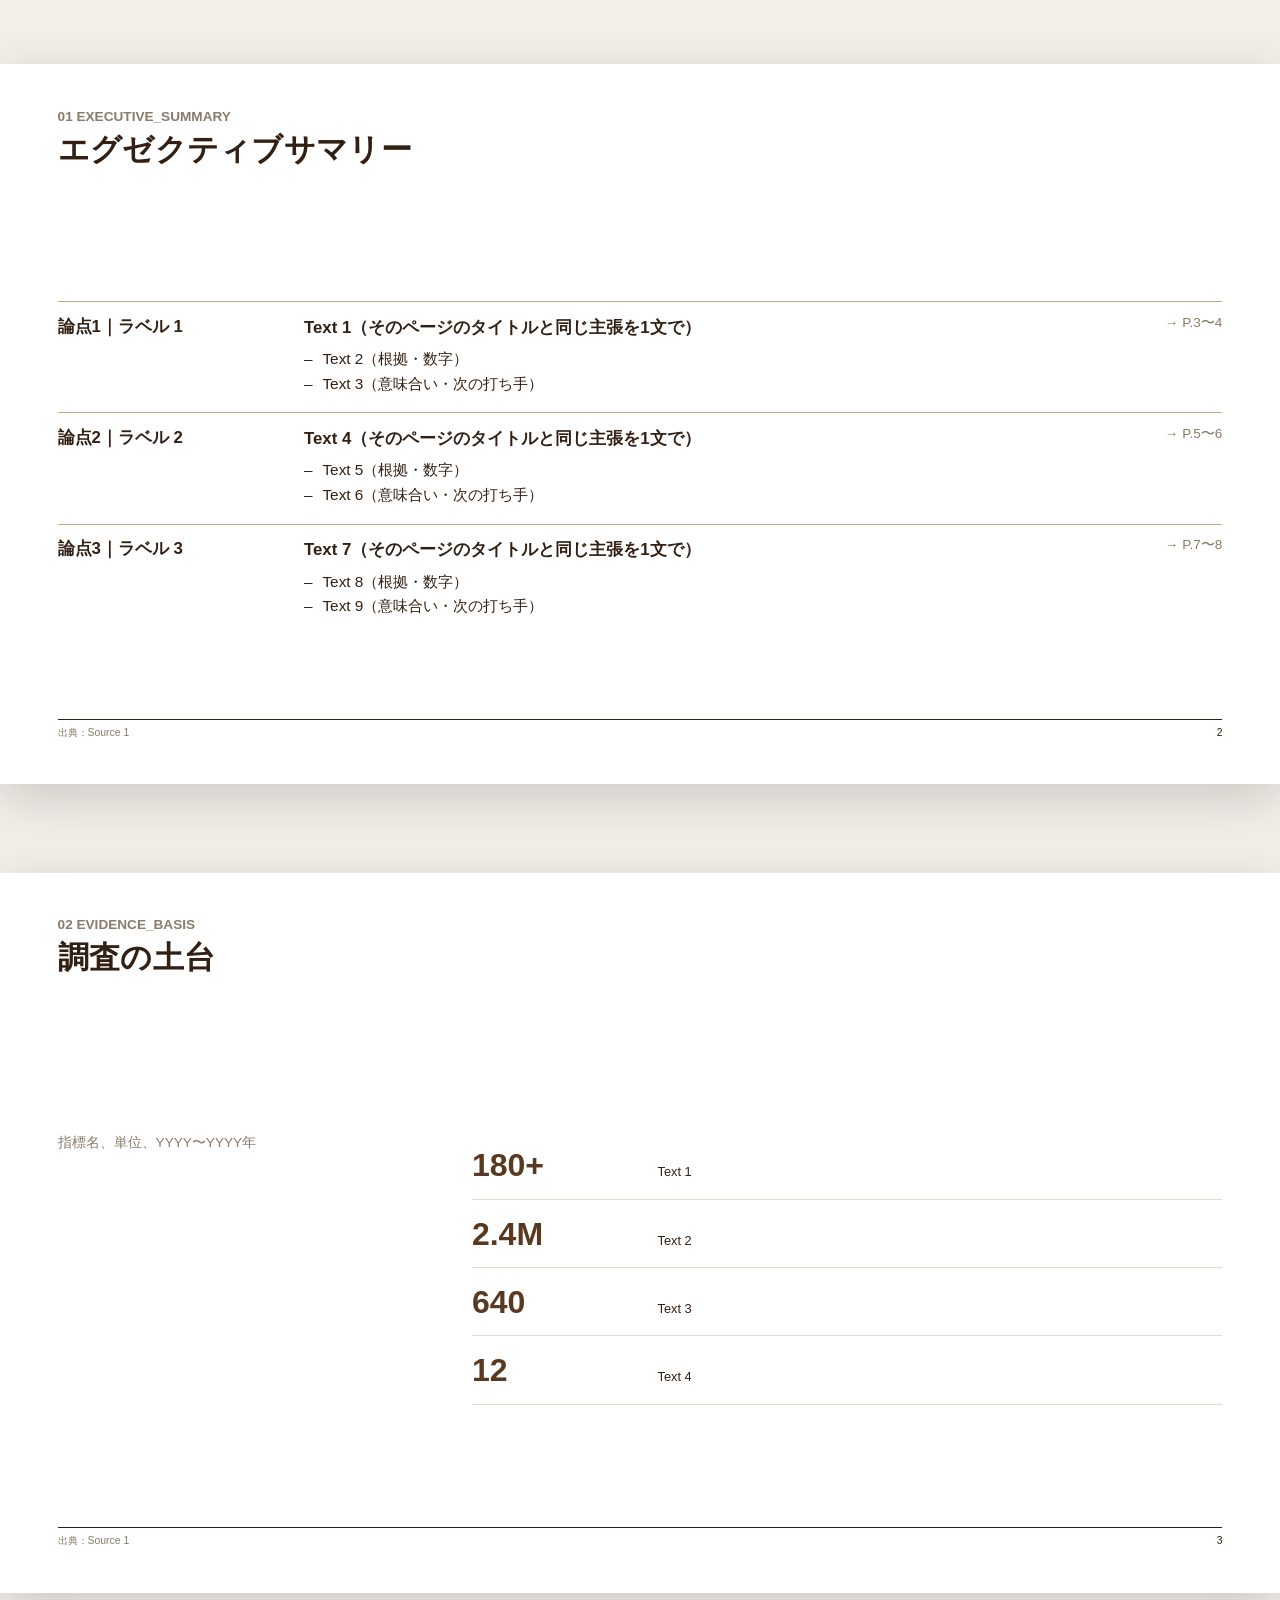
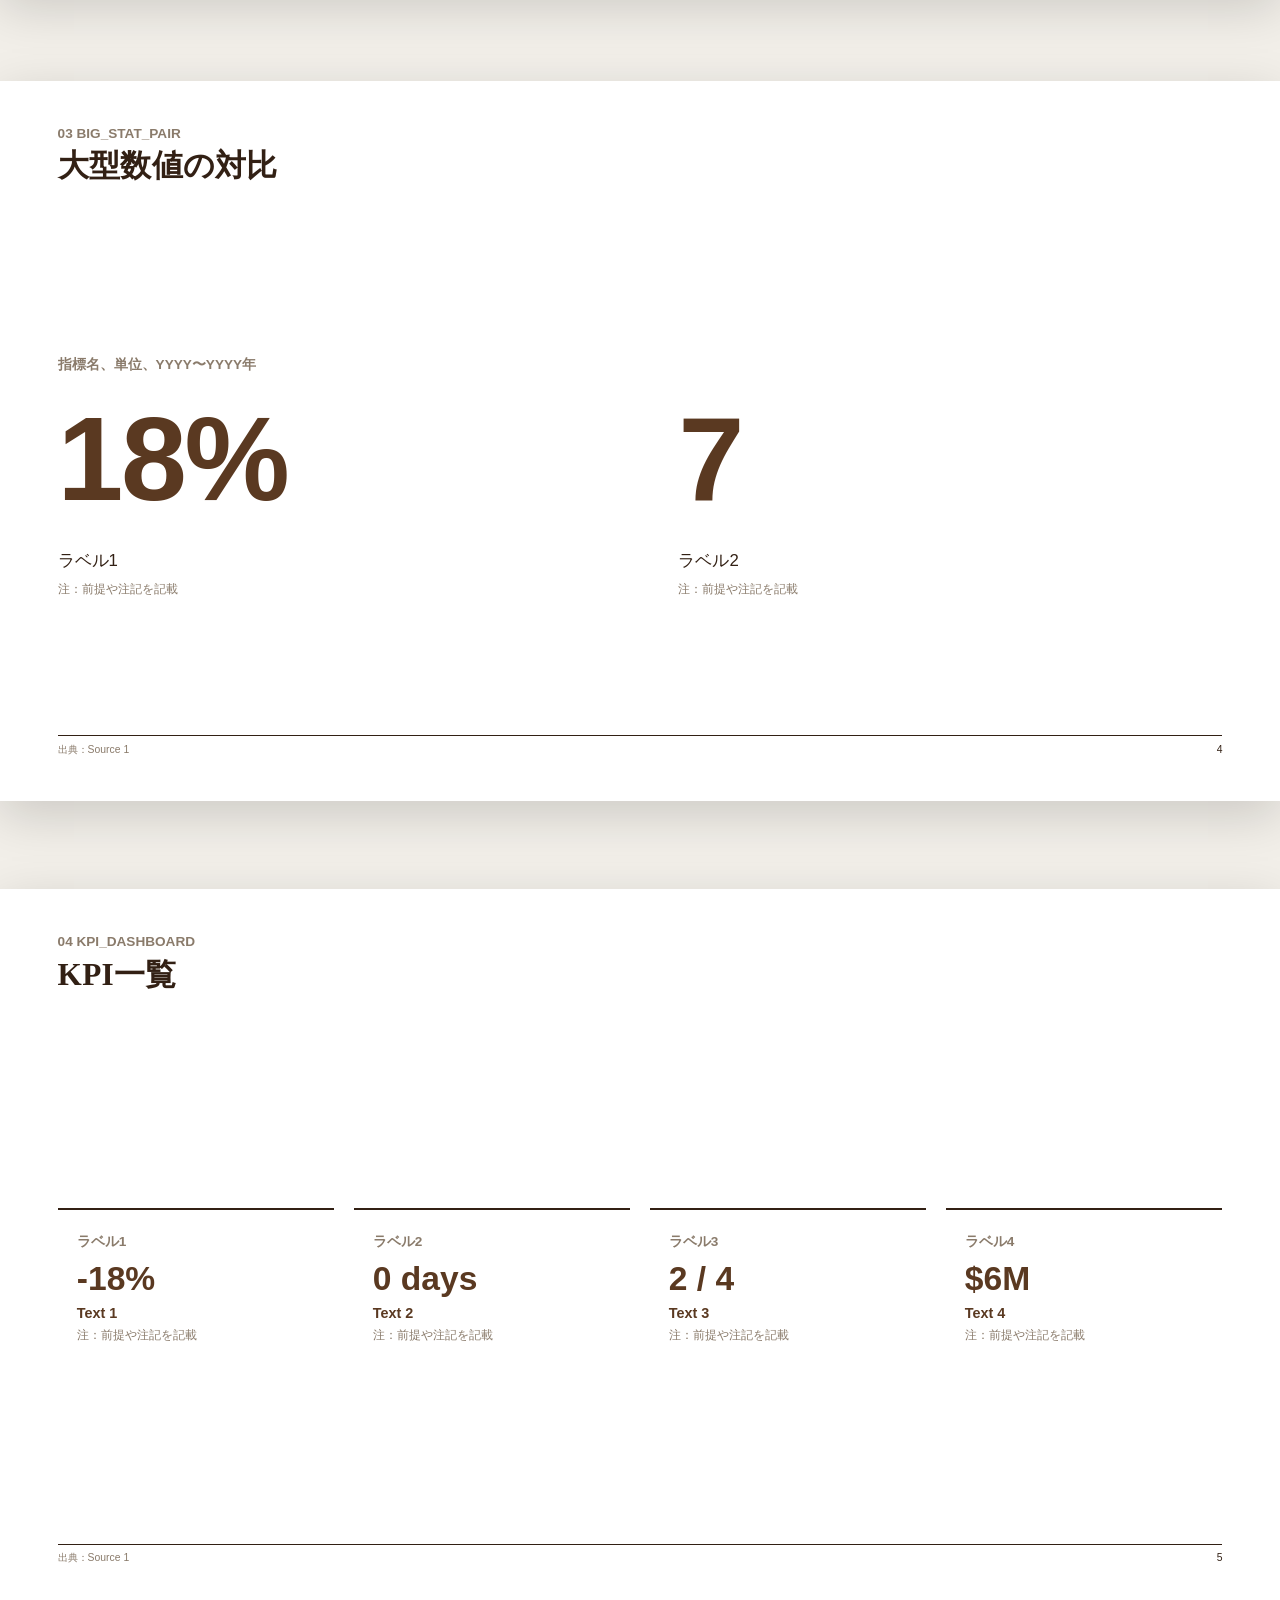
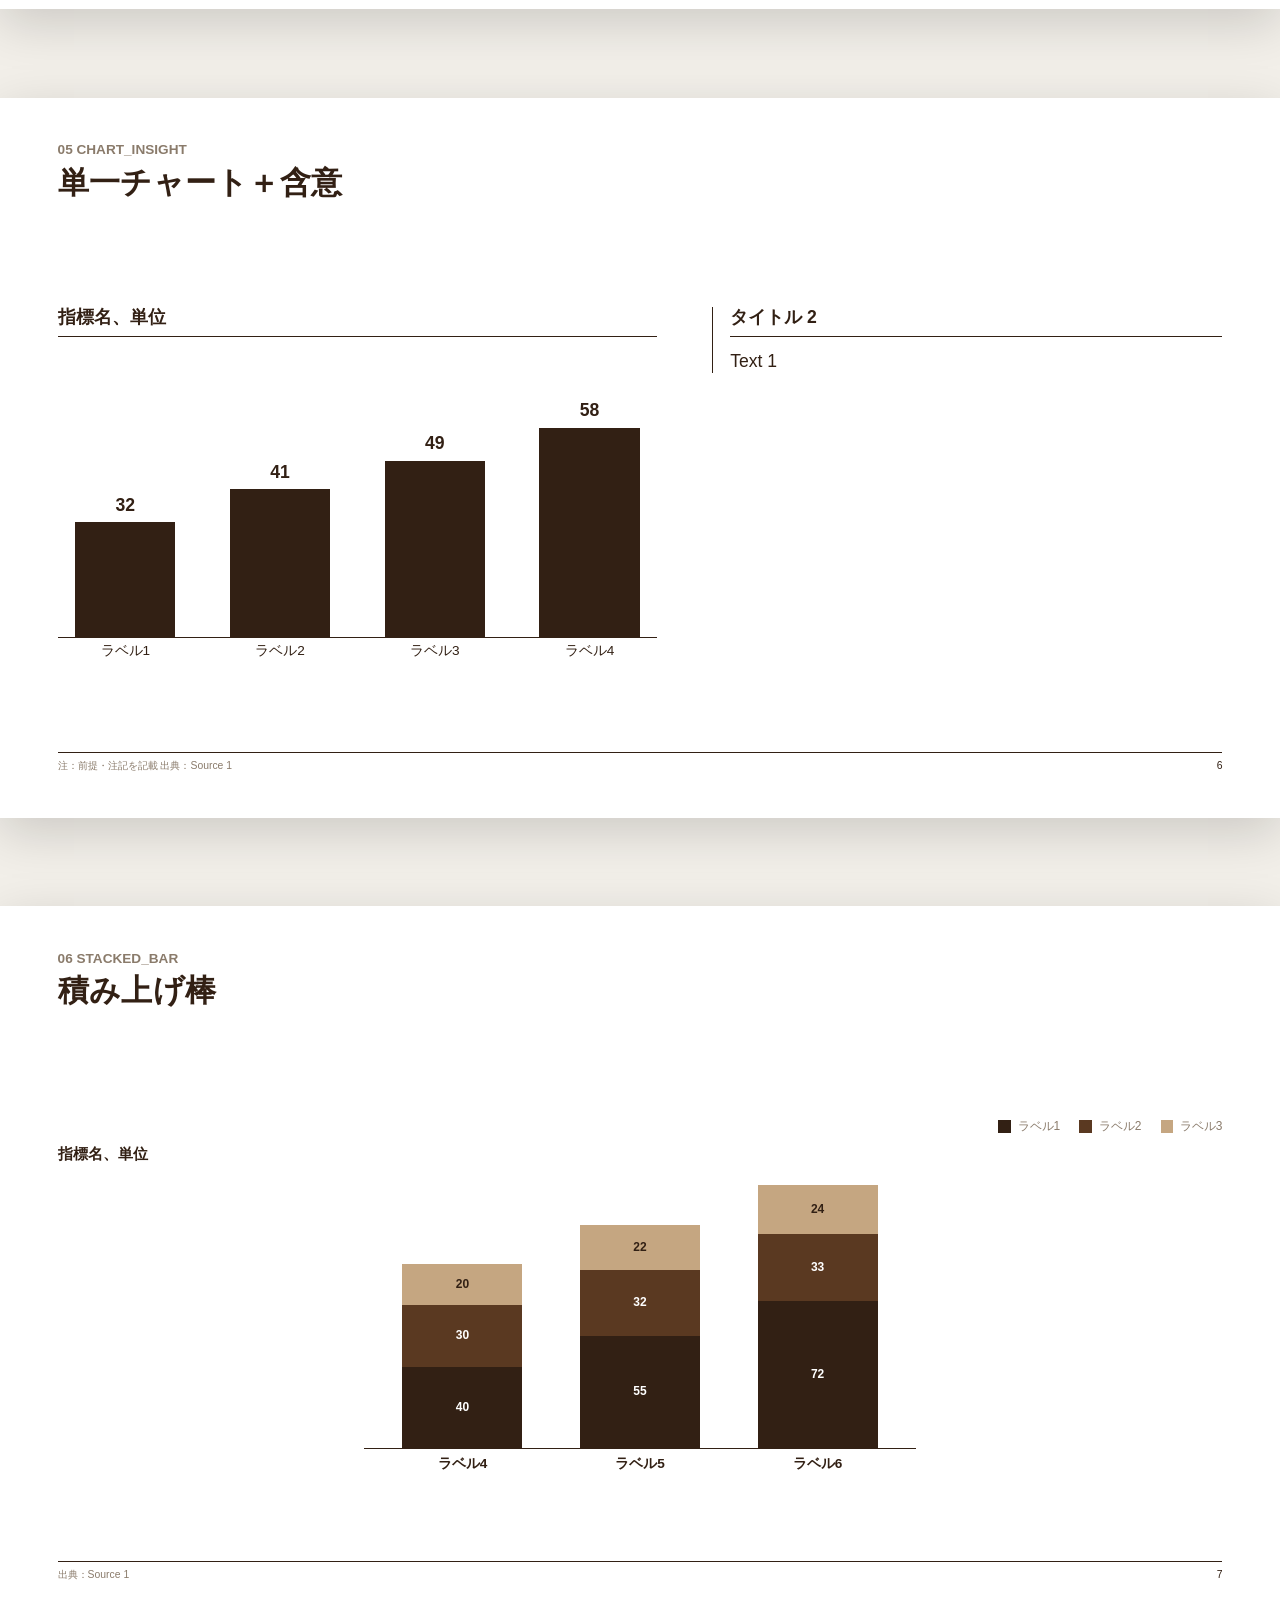
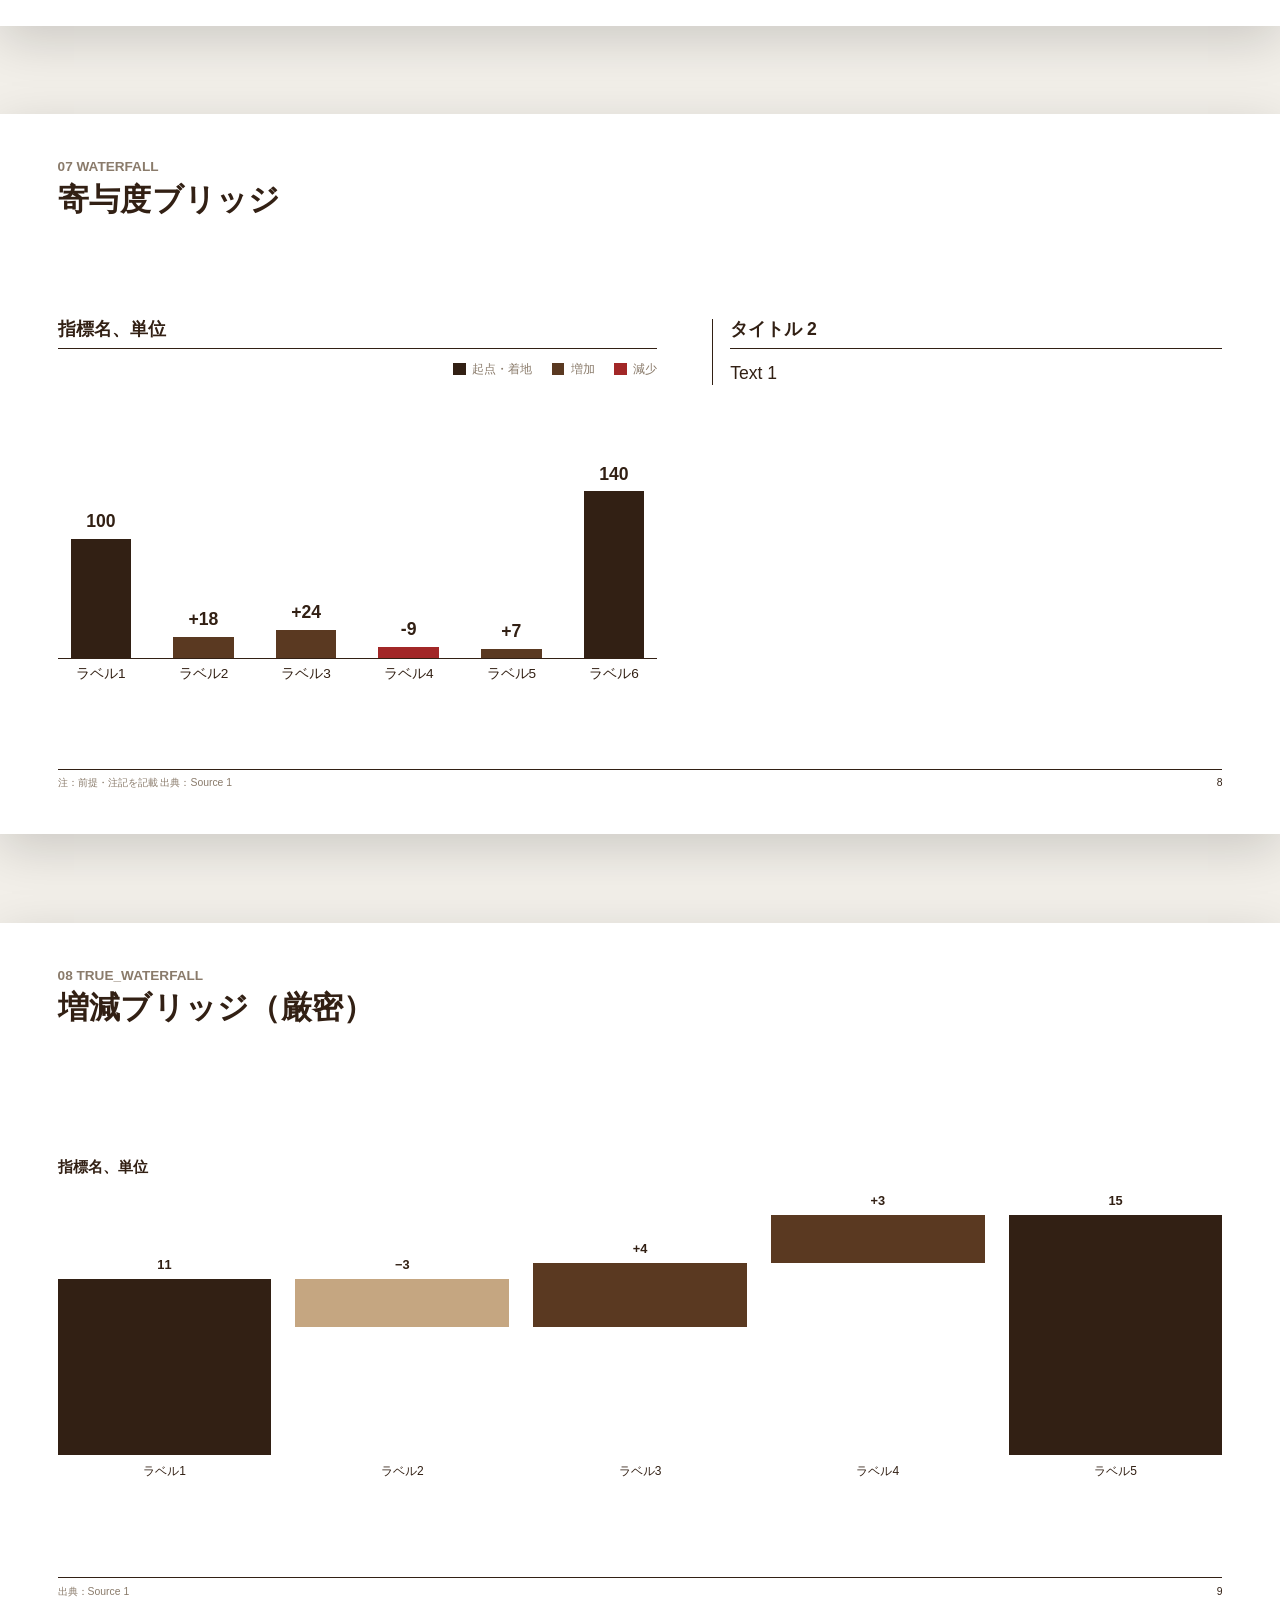
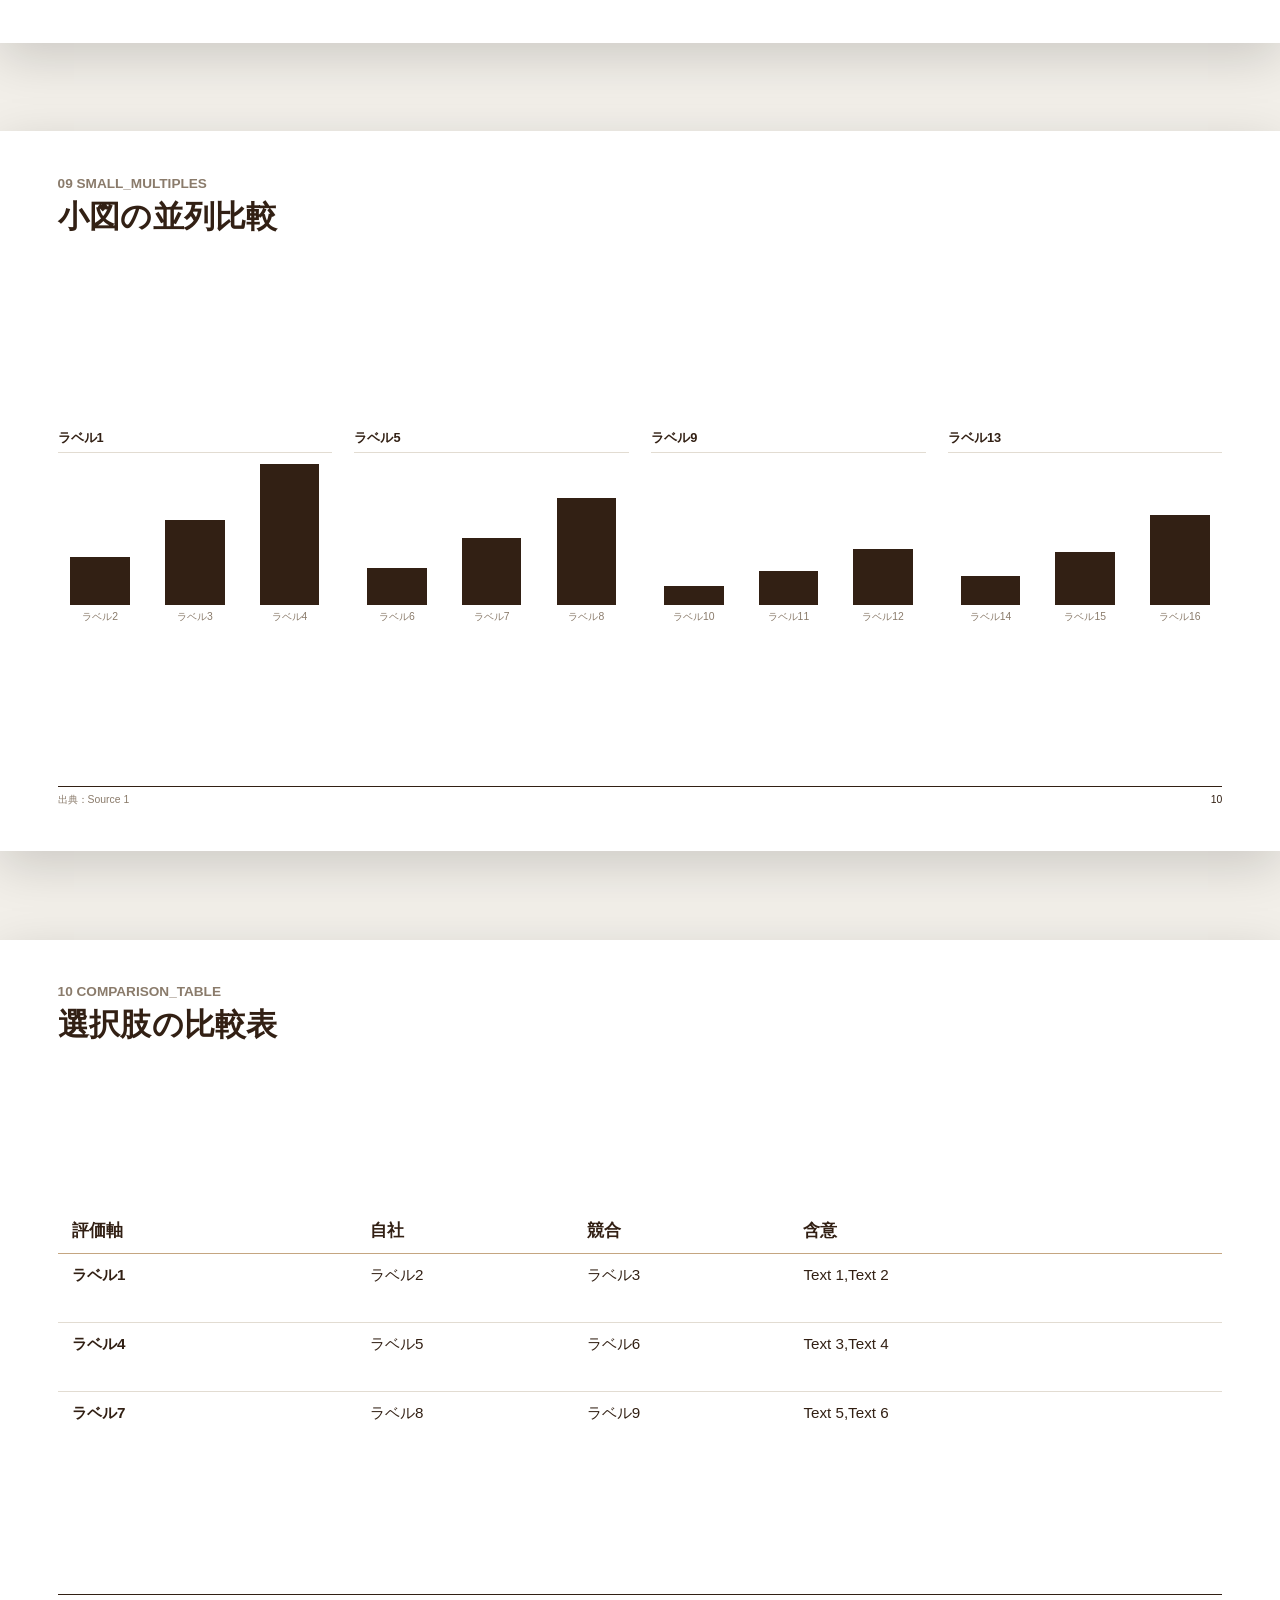
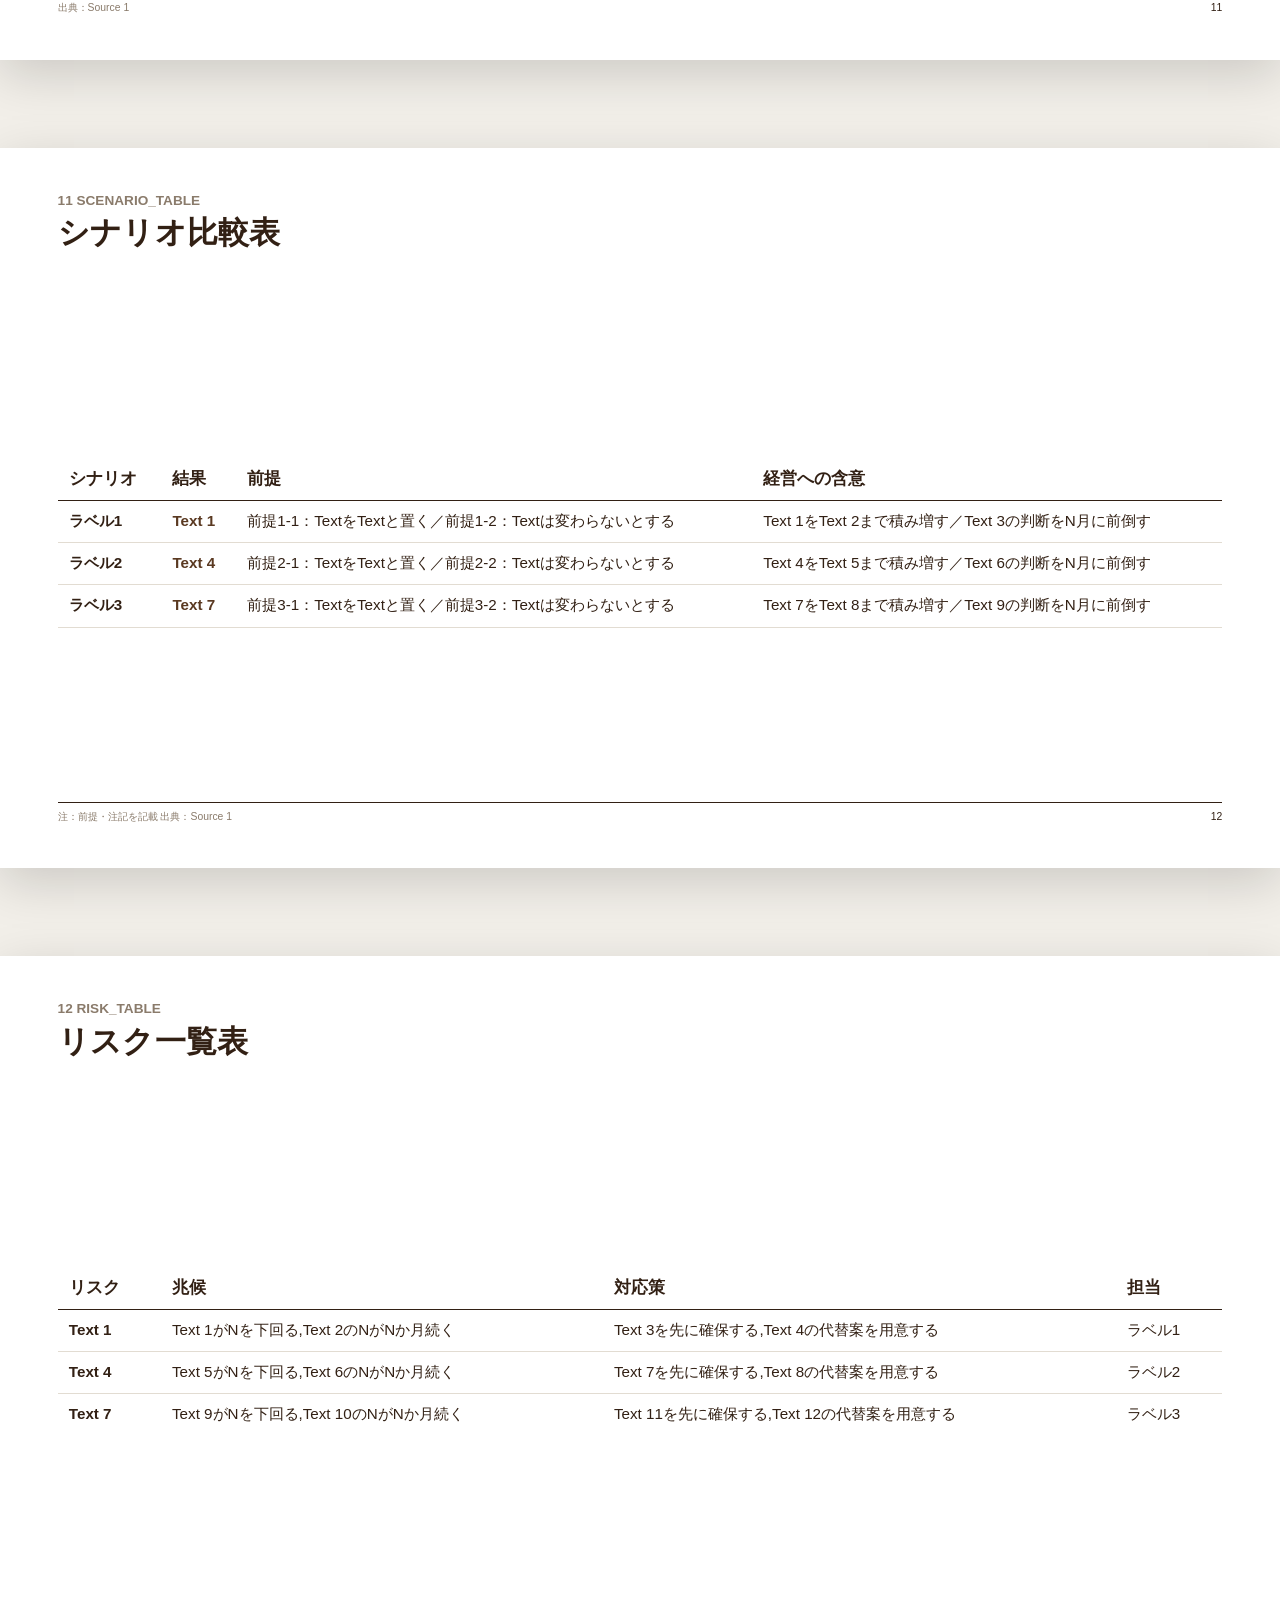
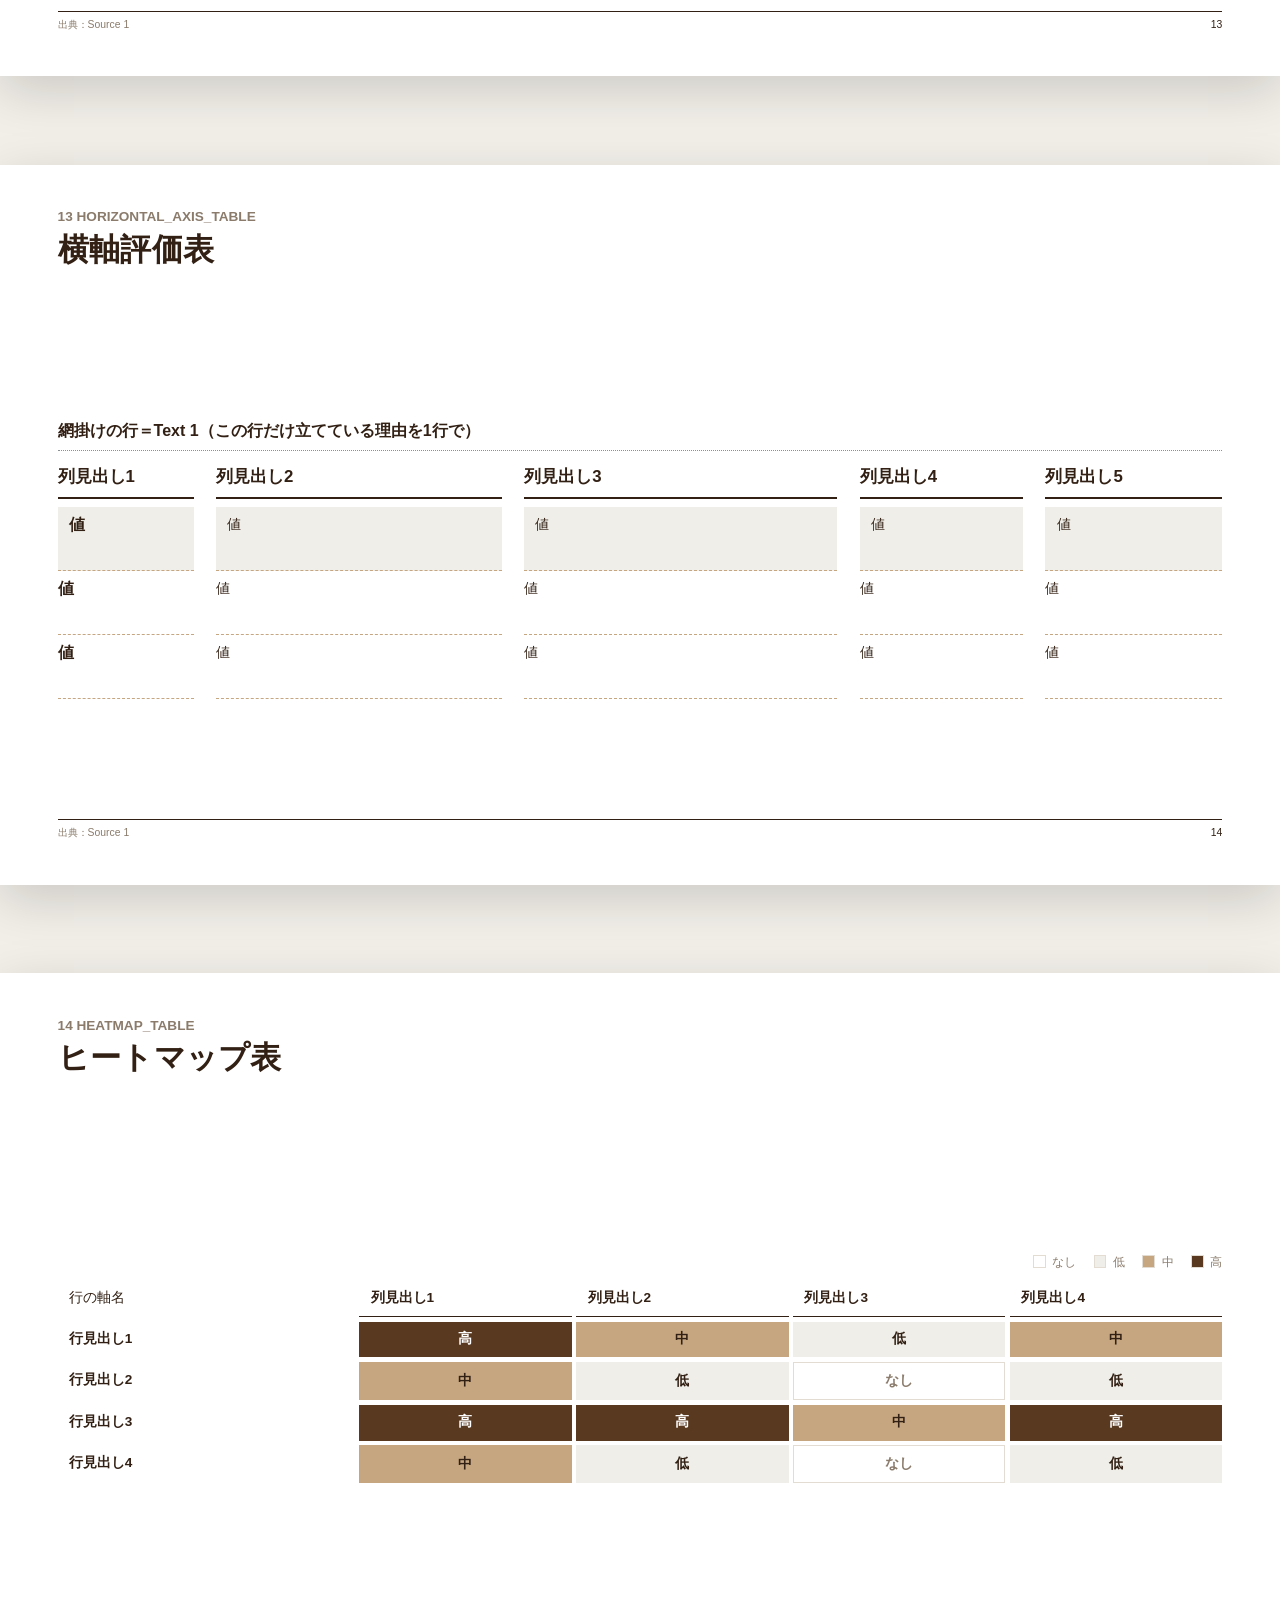
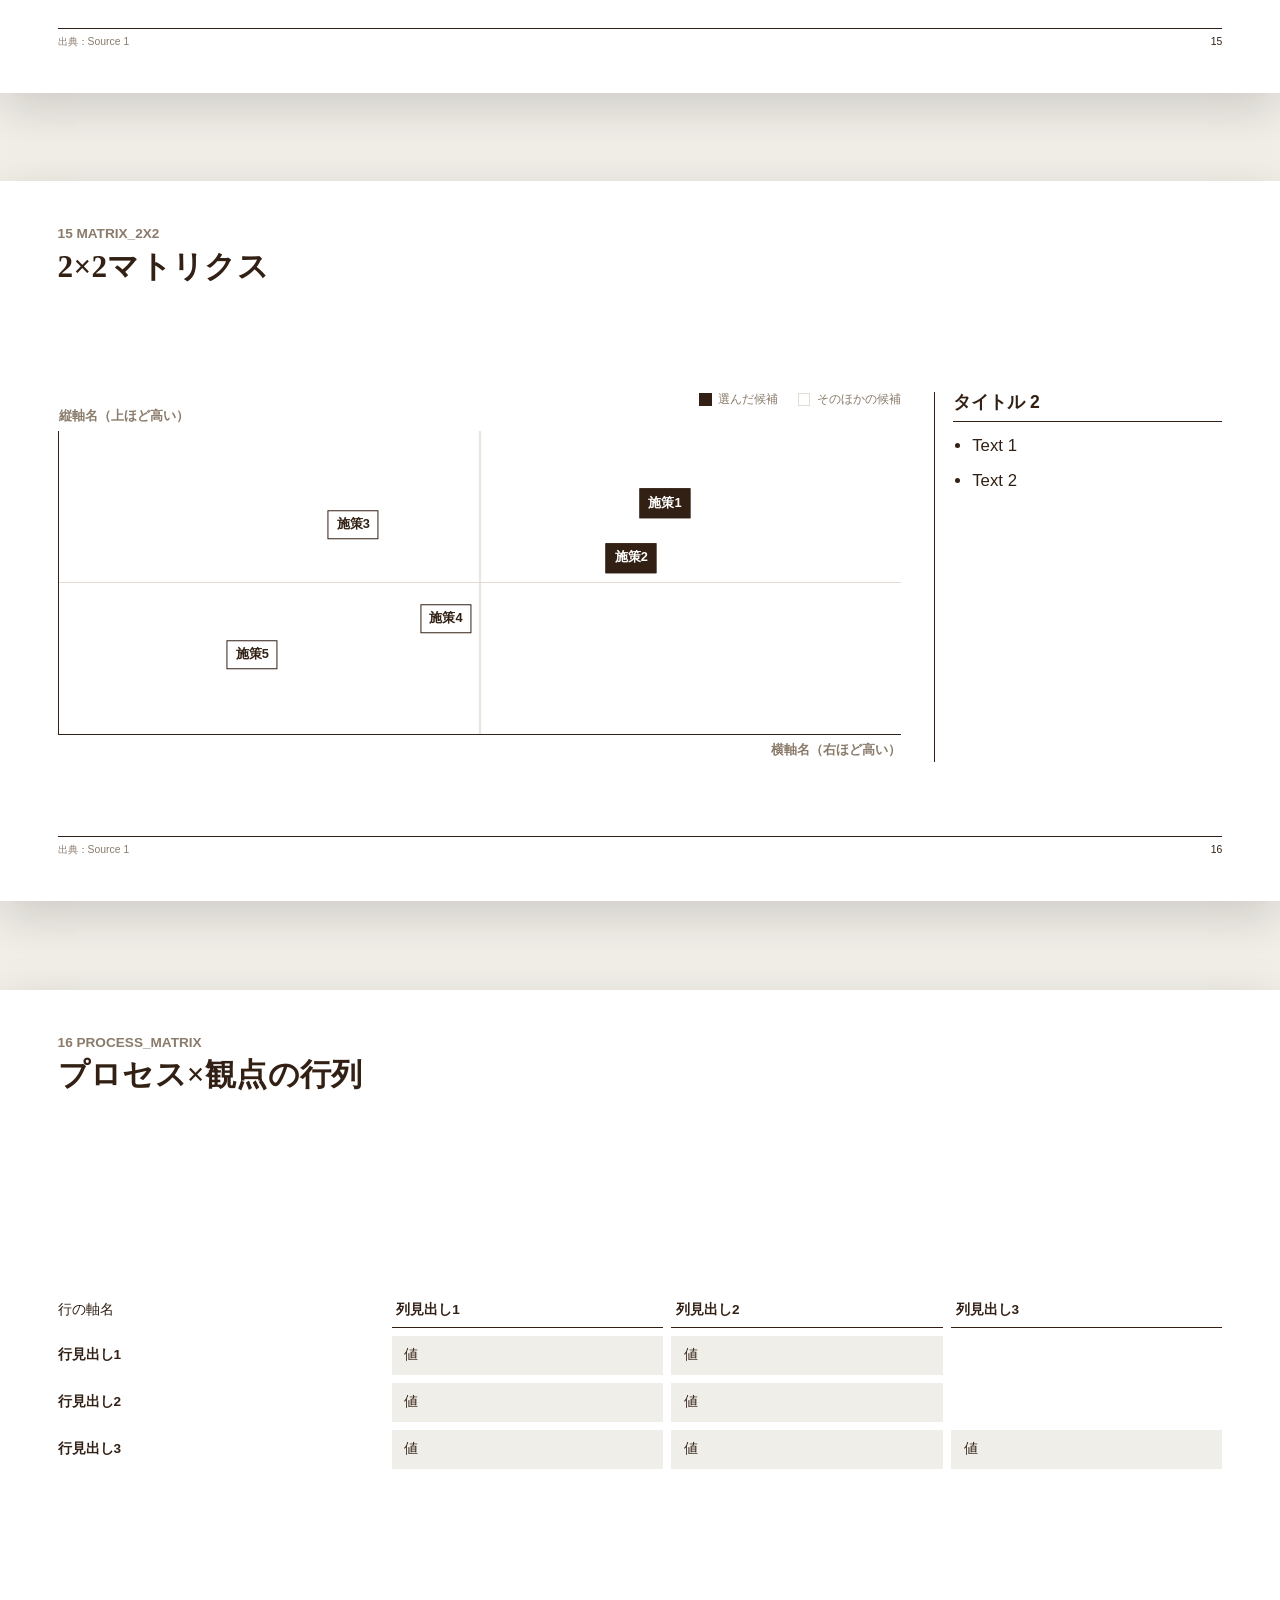
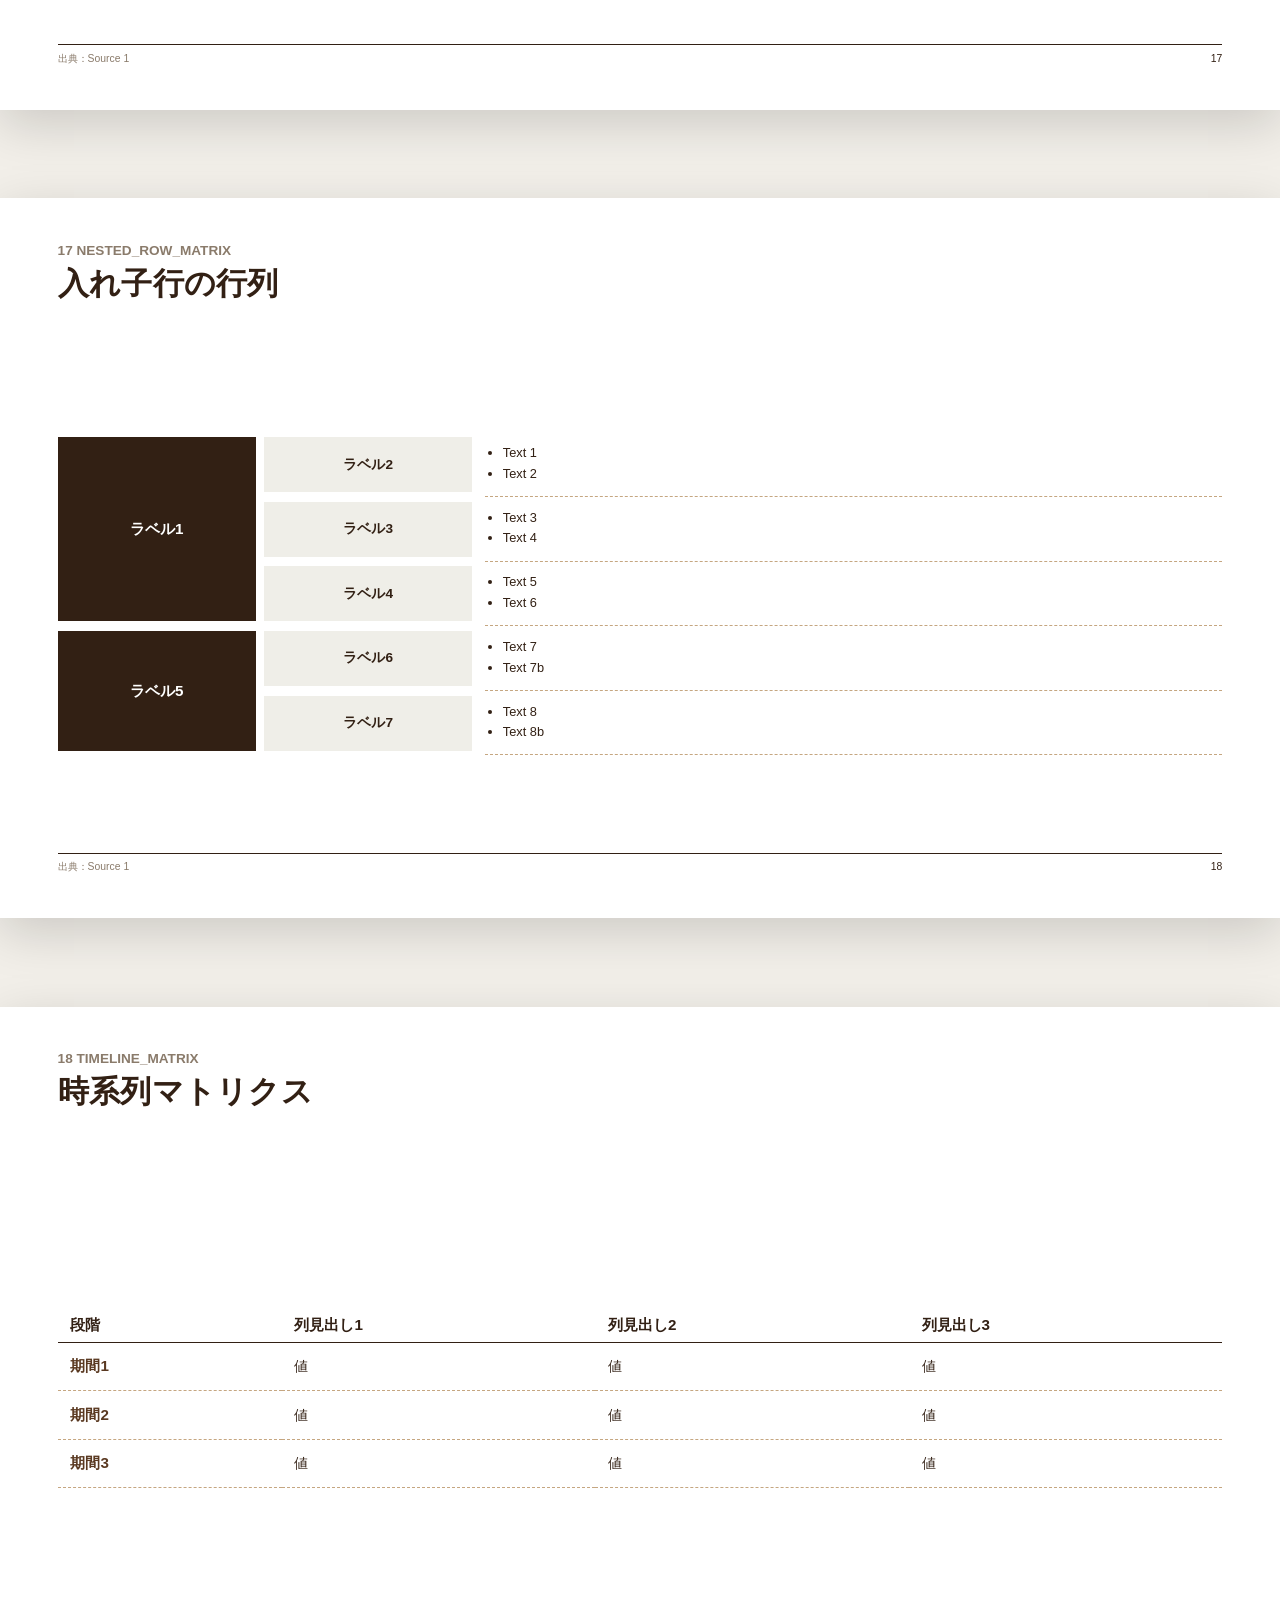
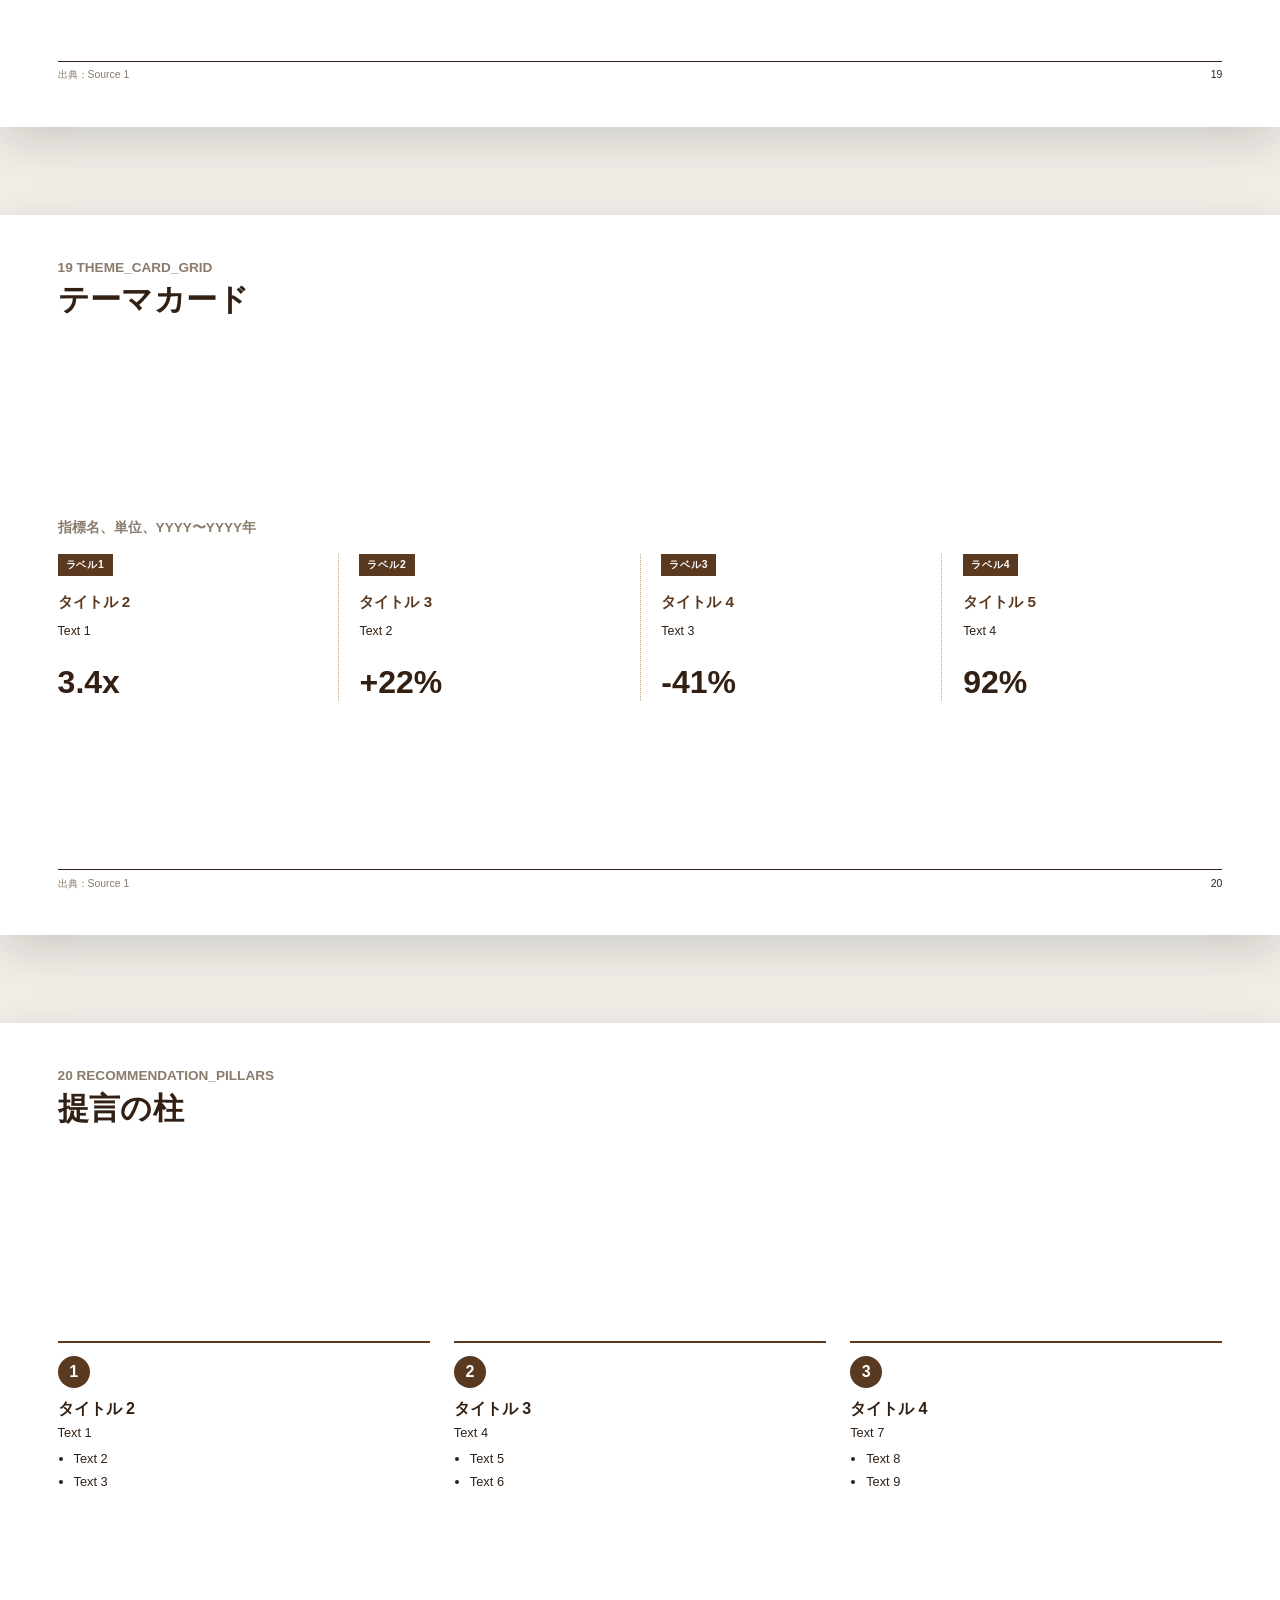
<file: skills/consulting-pptx-skill/templates/freeform_parts_more_16x9.html>
<!DOCTYPE html>
<html lang="ja"><head><meta charset="utf-8">
<title>自由記述デッキ 追加パーツ集 16:9（チャート・表・構造・計画の35型）</title>
<!--
  ============================================================
  自由記述（freeform）デッキの追加パーツ集（16:9・1パーツ=1スライド）
  旧 SlideSpec パイプラインの 36型（表紙を除く35型）を、そのまま HTML パーツとして移植したもの。
  基本パーツ集 freeform_parts_16x9.html（表紙・全体マップ・矢羽・2カラム・軸のある表など）で足りないとき、
  ここから該当 section をコピーして使う。使用頻度は基本パーツ集より低い。
  規約の正典: references/slide-rules.md（作成前に必読）／型の一覧: python3 scripts/new_deck.py --list --all
  ★ 各スライドの h1 は「そのパーツが何の型か」を表示しているだけ。実デッキでは主張文に差し替える（slide-rules §2.8）。
  配色・書体は <style> 冒頭の :root トークン（基本パーツ集と同じ warm 既定）。ネイビー系は .deck に skin-cool を付ける。
  納品前: check_deck.py で FAIL 0 → PDF化して全ページ目視。
  ============================================================
-->
<style>
:root {
  --page-bg: #f2efe9;
  --slide-bg: #ffffff;
  --ink: #322014;
  --navy: #322014;
  --muted: #8a7b6b;
  --rule: #c5a681;
  --hairline: #e2dcd2;
  --blue: #5a3921;
  --cyan: #c5a681;
  --rose: #a22727;
  --green: #5a3921;
  --warning: #c5a681;
  --soft-blue: #efeee8;
  --soft-yellow: #f6f2ea;
  --font-sans: "Helvetica Neue", Arial, Helvetica, "Hiragino Kaku Gothic ProN", "Yu Gothic", Meiryo, sans-serif;
  --font-serif: "Hiragino Mincho ProN", "Yu Mincho", "Songti SC", Georgia, "Times New Roman", serif;
  --slide-w: 1600px;
  --slide-h: 900px;
  --margin-x: 72px;
  --margin-y: 56px;
}

* {
  box-sizing: border-box;
  letter-spacing: 0;
}

body {
  margin: 0;
  background: var(--page-bg);
  color: var(--ink);
  font-family: var(--font-sans);
  line-height: 1.2;
}

.deck {
  display: grid;
  gap: 40px;
  padding: 40px;
  justify-content: center;
}

.slide {
  position: relative;
  width: var(--slide-w);
  zoom: 0.8; /* 1600px × 0.8 = 1280px = 338.67mm（16:9・A のパーツ集と同じ物理サイズ） */
  page-break-after: always;
  aspect-ratio: 16 / 9;
  background: var(--slide-bg);
  overflow: hidden;
  box-shadow: 0 18px 60px rgba(0, 0, 0, 0.16);
  margin: 8mm auto;
}

.sinner {
  position: absolute;
  inset: var(--margin-y) var(--margin-x);
  display: grid;
  grid-template-rows: auto auto 1fr auto;
}

.slide--dense .title {
  max-width: 1460px;
  font-size: 35px;
  line-height: 1.12;
}

.slide--dense .content {
  padding-top: 20px;
}

.slide--no-title-rule .sinner > .rule {
  display: none;
}

.slide--no-title-rule .sinner {
  grid-template-rows: auto auto 1fr auto;
}

.kicker {
  color: var(--muted);
  font-size: 17px;
  line-height: 1.15;
  font-weight: 700;
  text-transform: uppercase;
}

.guide-grid {
  display: grid;
  grid-template-columns: 0.9fr 1.1fr;
  gap: 54px;
  align-items: start;
}

.principle-list {
  display: grid;
  gap: 0;
}

.principle-item {
  display: grid;
  grid-template-columns: 190px 1fr;
  gap: 24px;
  padding: 15px 0;
  border-bottom: 1px dotted #8a8f94;
}

.principle-label {
  font-size: 20px;
  line-height: 1.15;
  font-weight: 700;
}

.principle-copy {
  color: var(--ink);
  font-size: 19px;
  line-height: 1.32;
}

.type-spec {
  display: grid;
  gap: 12px;
}

.type-row {
  display: grid;
  grid-template-columns: 135px 1fr 108px;
  gap: 18px;
  align-items: baseline;
  padding-bottom: 11px;
  border-bottom: 1px dotted #8a8f94;
}

.type-name {
  color: var(--muted);
  font-size: 16px;
  font-weight: 700;
}

.type-sample {
  font-weight: 700;
}

.type-size {
  color: var(--muted);
  font-size: 15px;
  text-align: right;
}

.type-title {
  font-size: 35px;
  line-height: 1.12;
}

.type-section {
  font-size: 22px;
  line-height: 1.18;
}

.type-body {
  font-size: 19px;
  line-height: 1.32;
  font-weight: 400;
}

.type-source {
  font-size: 13px;
  line-height: 1.2;
  font-weight: 400;
}

.title {
  word-break: auto-phrase; /* 折り返しは文節単位に任せ、<br> は泣き別れのときだけ（slide-rules §2.13） */
  margin: 10px 0 18px;
  max-width: 1360px;
  font-size: 39px;
  line-height: 1.12;
  font-weight: 700;
  letter-spacing: 0;
}

.rule {
  display: none;
  height: 1px;
  background: var(--ink);
  opacity: 0.8;
}

.content {
  padding-top: 24px;
}

/* Vertically balance the body between title and footer so sparse slides
   don't cram against the title and leave a large empty bottom half. */
.sinner > .content {
  align-self: center;
  width: 100%;
  display: flex;
  flex-direction: column;
  justify-content: center;
}

.footer {
  display: flex;
  justify-content: space-between;
  gap: 24px;
  border-top: 1px solid var(--ink);
  padding-top: 9px;
  color: var(--ink);
  font-size: 13px;
  line-height: 1.2;
}

.source {
  color: var(--muted);
}

.two-col {
  display: grid;
  grid-template-columns: 1.08fr 0.92fr;
  gap: 68px;
  align-items: start;
}

.three-col {
  display: grid;
  grid-template-columns: repeat(3, 1fr);
  gap: 36px;
}

.scr-grid {
  display: grid;
  grid-template-columns: repeat(3, minmax(0, 1fr));
  gap: 34px;
  align-items: start;
}

.scr-col {
  display: grid;
  grid-template-rows: auto 92px 126px auto;
}

.scr-tag {
  display: block;
  margin-bottom: 18px;
  padding-bottom: 10px;
  border-bottom: 2px solid var(--ink);
  font-size: 22px;
  line-height: 1.08;
  font-weight: 700;
}

.scr-heading {
  margin: 0;
  font-size: 24px;
  line-height: 1.16;
  font-weight: 700;
}

.scr-copy {
  margin: 0;
  color: var(--ink);
  font-size: 20px;
  line-height: 1.34;
}

.scr-note {
  margin: 0;
  padding-top: 13px;
  border-top: 1px dotted #8a8f94;
  color: var(--ink);
  font-size: 19px;
  line-height: 1.32;
  font-weight: 700;
}

.section-label {
  margin-bottom: 16px;
  padding-bottom: 10px;
  border-bottom: 2px solid var(--ink);
  font-size: 22px;
  line-height: 1.18;
  font-weight: 700;
}

.body-copy {
  font-size: 22px;
  line-height: 1.3;
}

.bullets {
  margin: 0;
  padding-left: 24px;
  font-size: 21px;
  line-height: 1.34;
}

.bullets li {
  margin: 0 0 16px;
}

.lead {
  font-weight: 700;
}

.metric-row {
  display: grid;
  grid-template-columns: repeat(4, 1fr);
  gap: 24px;
}

.metric {
  padding-top: 0;
}

.metric-value {
  color: var(--blue);
  font-size: 58px;
  line-height: 1;
  font-weight: 700;
}

.metric-label {
  margin-top: 8px;
  color: var(--ink);
  font-size: 19px;
  line-height: 1.25;
}

.bar-chart {
  display: grid;
  grid-template-columns: repeat(4, 1fr);
  gap: 24px;
  align-items: stretch;
  height: 360px;
  border-bottom: 2px solid var(--ink); /* 軸の線。棒はこの線に乗り、項目名は線の下に出す（slide-rules §5.26） */
  padding-bottom: 0;
  margin-bottom: 52px; /* 線の下に出す項目名（2行まで）の場所 */
}

.bar-wrap {
  position: relative;
  box-sizing: border-box;
  padding-top: 40px; /* 最も高い棒の数字を置く場所。数字を見出しの罫線に重ねない */
  display: flex;
  flex-direction: column;
  justify-content: flex-end;
  align-items: center;
  height: 100%;
}

.bar {
  width: 74%;
  flex: 0 0 auto;
  background: var(--navy);
}

/* 棒は1色。色を変えるのは目を向けたい1本（.hl）だけにし、変えたら凡例か注記で理由を書く（slide-rules §5.5） */
.bar.hl,
.bar.blue {
  background: var(--blue);
}

.bar.cyan {
  background: var(--cyan);
}

.bar-label {
  position: absolute;
  top: calc(100% + 8px);
  left: 0;
  right: 0;
  text-align: center;
  font-size: 17px;
  line-height: 1.15;
}

.bar-value {
  margin-bottom: 8px;
  text-align: center;
  font-size: 22px;
  font-weight: 700;
}

.insight-panel {
  border-left: 2px solid var(--ink);
  padding-left: 22px;
}

.comparison {
  display: grid;
  grid-template-columns: 1.1fr 0.8fr 0.8fr 1.6fr;
}

.comparison > div:nth-last-child(-n+4) {
  border-bottom: 0; /* 最終行（4列）の下に罫線を置かない（§5.4） */
}

.comparison > div {
  min-height: 86px;
  padding: 14px 18px;
  border-bottom: 1px solid var(--hairline);
  font-size: 19px;
  line-height: 1.25;
}

.comparison .head {
  min-height: auto;
  color: var(--ink);
  font-size: 21px; /* rule 6: header 2pt larger than body (19px) */
  font-weight: 700;
  border-bottom: 2px solid var(--rule);
}

.comparison .row-label {
  font-weight: 700;
}

.roadmap {
  display: grid;
  grid-template-columns: repeat(4, 1fr);
  gap: 0;
}

.phase {
  padding: 20px; /* 列の高さは中身なり（min-height で下を空けない） */
  border-right: 1px solid var(--hairline);
}

.phase:last-child {
  border-right: 0;
}

.phase-year {
  color: var(--blue);
  font-size: 26px;
  font-weight: 700;
}

.phase-title {
  margin-top: 12px;
  word-break: auto-phrase; /* 4列でも見出しが折れにくい大きさ。折れるなら見出しを短くする */
  font-size: 19px;
  line-height: 1.2;
  font-weight: 700;
}

.phase-copy {
  margin-top: 14px;
  color: var(--ink); /* 本文は濃色（薄い色の本文は読みにくい） */
  font-size: 18px;
  line-height: 1.3;
}

.cover .sinner {
  grid-template-rows: 1fr auto auto;
}

.cover-title {
  align-self: center;
  max-width: 960px;
  padding-bottom: 8px;
  font-size: 54px;
  line-height: 1.14;
  font-weight: 700;
}

.cover-meta {
  margin-top: 24px;
  font-size: 24px;
  line-height: 1.3;
}

.cover-mark {
  position: absolute;
  right: -120px;
  top: -80px;
  width: 650px;
  height: 650px;
  border: 1px solid rgba(18, 169, 232, 0.7);
  transform: rotate(28deg);
}

.cover-mark::before,
.cover-mark::after {
  content: "";
  position: absolute;
  inset: 46px;
  border: 1px solid rgba(21, 88, 255, 0.5);
}

.cover-mark::after {
  inset: 92px;
}

.pillars {
  display: grid;
  grid-template-columns: repeat(4, 1fr);
  gap: 30px;
}

.pillar {
  padding-top: 0;
}

.pillar-icon {
  display: grid;
  place-items: center;
  width: 44px;
  height: 44px;
  margin-bottom: 20px;
  border: 2px solid var(--navy);
  color: var(--navy);
  font-size: 24px;
  font-weight: 700;
}

.pillar-title {
  font-size: 25px;
  line-height: 1.15;
  font-weight: 700;
}

.pillar-copy {
  margin-top: 14px;
  color: var(--ink); /* 本文は濃色（薄い色の本文は読みにくい） */
  font-size: 19px;
  line-height: 1.3;
}

.waterfall {
  display: grid;
  grid-template-columns: repeat(6, 1fr);
  gap: 20px;
  align-items: end;
  height: 340px;
  border-bottom: 2px solid var(--ink); /* 軸の線。棒はこの線に乗り、項目名は線の下に出す（slide-rules §5.26） */
  margin-bottom: 52px;
}

.wf-item {
  position: relative;
  box-sizing: border-box;
  padding-top: 40px; /* 最も高い棒の数字を置く場所 */
  display: flex;
  flex-direction: column;
  align-items: center;
  justify-content: flex-end;
  height: 100%;
}

.wf-value {
  margin-bottom: 8px;
  font-size: 22px;
  font-weight: 700;
}

.wf-bar {
  width: 70%;
  background: var(--navy);
}

.wf-bar.up {
  background: var(--blue);
}

.wf-bar.down {
  background: var(--rose);
}

.wf-label {
  position: absolute;
  top: calc(100% + 10px);
  left: 0;
  right: 0;
  text-align: center;
  font-size: 17px;
  line-height: 1.15;
}

.matrix-wrap {
  display: grid;
  grid-template-columns: 1fr 360px;
  gap: 42px;
}

.matrix-chart {
  position: relative;
  height: 380px;
  margin: 30px 0 34px; /* 軸の名前を軸の線の外に出す場所 */
  border-left: 2px solid var(--ink);
  border-bottom: 2px solid var(--ink);
  background:
    linear-gradient(to right, transparent 49.8%, var(--hairline) 50%, transparent 50.2%),
    linear-gradient(to bottom, transparent 49.8%, var(--hairline) 50%, transparent 50.2%);
}

.matrix-axis-x,
.matrix-axis-y {
  position: absolute;
  color: var(--muted);
  font-size: 16px;
  font-weight: 700;
}

.matrix-axis-x {
  right: 0;
  bottom: -30px; /* 横軸の名前は軸の線の下に右揃え（図の中に浮かせない） */
}

.matrix-axis-y {
  left: 0;
  top: -28px; /* 縦軸の名前は軸の線の上に左揃え */
}

.matrix-item {
  position: absolute;
  transform: translate(-50%, -50%);
  max-width: 160px;
  padding: 8px 10px;
  border: 1px solid var(--navy);
  background: var(--slide-bg);
  color: var(--ink);
  font-size: 16px;
  line-height: 1.15;
  font-weight: 700;
}

.matrix-item.priority {
  background: var(--navy);
  color: #fff; /* 塗り以外（大きさ・太さ・幅）は他の候補と同じ。塗りの意味は凡例で示す */
}

.issue-tree {
  display: grid;
  grid-template-columns: 260px 1fr 1.15fr;
  gap: 28px;
  align-items: center;
}

.tree-root,
.tree-node,
.tree-leaf {
  border: 1px solid var(--rule);
  background: var(--slide-bg);
  padding: 16px;
  font-size: 18px;
  line-height: 1.25;
}

.tree-root {
  border-left: 4px solid var(--navy);
  font-size: 22px;
  font-weight: 700;
}

.tree-stack {
  display: grid;
  gap: 16px;
}

.tree-node {
  font-weight: 700;
}

.tree-leaf {
  border-left: 3px solid var(--rule);
}

.scenario-table,
.risk-table {
  width: 100%;
  border-collapse: collapse;
  font-size: 19px;
  line-height: 1.24;
}

.scenario-table th,
.risk-table th {
  padding: 12px 14px;
  font-size: 21px; /* rule 6: header 2pt larger than body (19px) */
  border-bottom: 2px solid var(--ink);
  text-align: left;
  font-weight: 700;
}

.scenario-table td,
.risk-table td {
  padding: 14px;
  border-bottom: 1px solid var(--hairline);
  vertical-align: top;
}

.risk-table tbody tr:last-child td {
  border-bottom: 0; /* 行き先のない罫線を置かない（§5.4） */
}

.scenario-table .num {
  color: var(--blue);
  font-size: 19px; /* rule 6: body emphasis must not exceed the header size */
  font-weight: 700;
}

/* risk-high / risk-med の左端の赤・黄の帯は信号機3色（ai-smell-lexicon §3）なので廃止。重要セルは太字で立てる */
.risk-high,
.risk-med {
  border-left: 0;
}

.dashboard {
  display: grid;
  grid-template-rows: auto 1fr auto;
  gap: 28px;
}

.kpi-row {
  display: grid;
  grid-template-columns: repeat(5, 1fr);
  gap: 18px;
}

.kpi {
  padding-top: 0;
}

.kpi-value {
  color: var(--blue);
  font-size: 36px;
  line-height: 1.08;
  font-weight: 700;
}

.kpi-label {
  margin-top: 8px;
  color: var(--muted);
  font-size: 16px;
  line-height: 1.25;
}

.dashboard-main {
  display: grid;
  grid-template-columns: 1fr 1fr;
  gap: 28px;
}

.mini-panel {
  padding-top: 0;
}

.mini-bars {
  display: grid;
  gap: 14px;
  margin-top: 18px;
}

.mini-bar-row {
  display: grid;
  grid-template-columns: 110px 1fr 42px;
  gap: 12px;
  align-items: center;
  font-size: 17px;
}

.mini-bar-track {
  height: 18px;
  background: var(--hairline);
}

.mini-bar-fill {
  height: 100%;
  background: var(--blue);
}

.small-multiples {
  display: grid;
  grid-template-columns: repeat(4, 1fr);
  gap: 20px;
}

.small-chart {
  padding-top: 0;
}

.small-chart-title {
  min-height: 44px;
  font-size: 18px;
  line-height: 1.2;
  font-weight: 700;
}

.small-chart-bars {
  display: grid;
  grid-template-columns: repeat(3, 1fr);
  gap: 8px;
  align-items: end;
  height: 230px;
  margin-top: 16px;
  border-bottom: 2px solid var(--ink);
}

.small-chart-bar {
  background: var(--navy);
}

.small-chart-bar.accent {
  background: var(--blue);
}

.small-chart-label {
  margin-top: 8px;
  color: var(--muted);
  font-size: 14px;
}

.decision-layout {
  display: grid;
  grid-template-columns: 1fr 1.1fr;
  gap: 54px;
  align-items: start;
}

.decision-ask {
  padding-top: 0;
}

.decision-ask-title {
  color: var(--muted);
  font-size: 18px;
  font-weight: 700;
  text-transform: uppercase;
}

.decision-ask-copy {
  margin-top: 14px;
  font-size: 34px;
  line-height: 1.15;
  font-weight: 700;
}

.decision-list {
  display: grid;
  gap: 18px;
}

.decision-item:last-child {
  border-bottom: 0;
}

.decision-item {
  display: grid;
  grid-template-columns: 44px 1fr;
  gap: 18px;
  padding-bottom: 18px;
  border-bottom: 1px solid var(--hairline);
  font-size: 23px;
  line-height: 1.25;
}

.decision-num {
  color: var(--blue);
  font-size: 28px;
  font-weight: 700;
}

.connector-system {
  display: grid;
  grid-template-columns: 1.12fr 0.88fr;
  gap: 58px;
  align-items: start;
}

.circle-arrow-flow {
  display: grid;
  grid-template-columns: repeat(4, 1fr);
  gap: 26px;
  align-items: start;
}

.flow-node {
  position: relative;
  min-height: 292px;
  padding-top: 0;
}

.flow-node::after {
  content: "";
  position: absolute;
  top: 58px;
  right: 20px;
  width: 25px;
  height: 25px;
  border-top: 3px solid var(--blue);
  border-right: 3px solid var(--blue);
  transform: rotate(45deg);
}

.flow-node::before {
  content: "";
  position: absolute;
  top: 70px;
  left: 66px;
  right: 32px;
  height: 2px;
  background: var(--blue);
}

.flow-node:last-child::after {
  content: none;
}

.flow-node:last-child::before {
  content: none;
}

.flow-circle {
  display: grid;
  place-items: center;
  width: 56px;
  height: 56px;
  border: 2px solid var(--navy);
  border-radius: 50%;
  color: var(--navy);
  font-size: 24px;
  font-weight: 700;
}

.flow-node.accent .flow-circle {
  border-color: var(--blue);
  background: var(--blue);
  color: #fff;
}

.flow-title {
  margin-top: 18px;
  font-size: 22px;
  line-height: 1.16;
  font-weight: 700;
}

.flow-copy {
  margin-top: 12px;
  color: var(--muted);
  font-size: 18px;
  line-height: 1.3;
}

.chevron-rail {
  display: grid;
  gap: 0;
  margin-top: 12px;
}

.chevron-step {
  position: relative;
  min-height: 58px;
  padding: 13px 52px 13px 0;
  background: transparent;
  border-bottom: 1px dotted #8a8f94;
  font-size: 18px;
  line-height: 1.2;
  font-weight: 700;
}

.chevron-step::after {
  content: "";
  position: absolute;
  top: 50%;
  right: 18px;
  width: 18px;
  height: 18px;
  border-top: 3px solid var(--navy);
  border-right: 3px solid var(--navy);
  transform: translateY(-50%) rotate(45deg);
}

.connector-principles {
  border-left: 2px solid var(--ink);
  padding-left: 24px;
}

.axis-callout {
  margin-bottom: 20px;
  padding: 0 0 11px;
  border-bottom: 1px dotted #8a8f94;
}

.axis-callout-text {
  font-size: 20px;
  line-height: 1.18;
  font-weight: 700;
}

.axis-table {
  display: grid;
  grid-template-columns: 1.15fr 1.95fr 2.35fr 1.5fr 1.5fr;
  column-gap: 28px;
  row-gap: 0;
}

.axis-row {
  display: contents;
}

.axis-col-header {
  position: relative;
  min-height: 50px;
  color: var(--ink);
  font-size: 21px;
  line-height: 1.15;
  font-weight: 700;
}

/* flow connectors live in an overlay over the table, positioned at column boundaries */
.axis-table-wrap {
  position: relative;
}

.axis-flow-overlay {
  position: absolute;
  left: 0;
  right: 0;
  top: 0;
  height: 72px;
  pointer-events: none;
  z-index: 2;
}

.axis-flow-arrow {
  position: absolute;
  top: 36px;
  transform: translateX(-50%);
  display: flex;
  align-items: center;
  justify-content: center;
  width: 34px;
  height: 34px;
  border-radius: 50%;
  background: var(--navy);
  color: #fff;
  font-size: 20px;
  line-height: 1;
  font-weight: 700;
}

/* banner row label: filled navy block, centered text */
.axis-cell.banner {
  display: flex;
  align-items: center;
  justify-content: center;
  text-align: center;
  margin: 6px 14px 6px 0;
  padding: 10px 12px;
  background: var(--navy);
  color: #fff;
  font-size: 19px;
  line-height: 1.18;
  font-weight: 700;
  border-bottom: none;
}

/* load / magnitude dots */
.axis-dot-cell {
  display: flex;
  align-items: center;
  justify-content: center;
}

.axis-dot {
  display: inline-block;
  width: 18px;
  height: 18px;
  border-radius: 50%;
  vertical-align: middle;
}

.axis-dot.high { background: var(--rose); }
.axis-dot.med { background: var(--warning); }
.axis-dot.low { background: var(--muted); }

.axis-dotlegend {
  display: flex;
  align-items: center;
  gap: 8px;
  justify-content: flex-end;
  margin-bottom: 14px;
  font-size: 18px;
  line-height: 1.2;
  font-weight: 700;
}

.axis-dotlegend .axis-dot {
  width: 16px;
  height: 16px;
  margin-left: 14px;
}

.axis-header-label {
  min-height: 30px;
}

.axis-header-rule {
  height: 2px;
  margin-top: 8px;
  background: var(--ink);
}

.axis-subheaders {
  display: grid;
  grid-template-columns: 1fr 1fr;
  gap: 22px;
}

.axis-cell {
  min-height: 80px;
  padding: 10px 0;
  border-bottom: 1px dashed var(--rule);
  font-size: 18px;
  line-height: 1.25;
}

.axis-cell.label {
  color: var(--ink);
  font-size: 20px;
  font-weight: 700;
}

.axis-cell.highlight {
  background: var(--soft-blue);
  padding-left: 14px;
  padding-right: 14px;
}

.axis-cell .mini-bullet {
  display: block;
  margin-top: 4px;
  color: var(--green);
}

.axis-cell.muted {
  color: var(--muted);
}

/* Issue-to-solution map: paired issue -> resolution rows with directional arrow */
.ism {
  position: relative;
  display: grid;
  grid-template-columns: 1fr 84px 1fr;
  column-gap: 0;
  row-gap: 0;
  align-items: stretch;
}

.ism-col-label {
  align-self: end;
  font-size: 22px;
  line-height: 1.15;
  font-weight: 700;
  padding-bottom: 10px;
  border-bottom: 2px solid var(--ink);
}

.ism-col-label.solution {
  padding-left: 22px;
}

.ism-row {
  display: contents;
}

.ism-issue,
.ism-arrow,
.ism-solution {
  min-height: 78px;
  padding: 16px 0;
  border-bottom: 1px dashed var(--rule);
}

.ism-issue {
  padding-right: 22px;
  font-size: 20px;
  line-height: 1.3;
}

.ism-arrow {
  display: flex;
  align-items: center;
  justify-content: center;
  color: var(--blue);
  font-size: 26px;
  font-weight: 700;
}

.ism-solution {
  padding-left: 22px;
}

.ism-solution-text {
  font-size: 20px;
  line-height: 1.3;
  font-weight: 700;
}

.ism-impact {
  margin-top: 6px;
  color: var(--muted);
  font-size: 17px;
  line-height: 1.25;
}

/* Process flow: numbered horizontal steps joined by chevron connectors */
.flow {
  display: flex;
  align-items: stretch;
  gap: 0;
}

.flow-step {
  flex: 1 1 0;
  padding: 22px 22px 22px 0;
}

.flow-num {
  display: flex;
  align-items: center;
  justify-content: center;
  width: 44px;
  height: 44px;
  margin-bottom: 16px;
  border: 2px solid var(--ink);
  border-radius: 50%;
  font-size: 21px;
  line-height: 1;
  font-weight: 700;
}

.flow-title {
  margin: 0 0 10px;
  word-break: auto-phrase;
  font-size: 20px;
  line-height: 1.18;
  font-weight: 700;
}

.flow-copy {
  margin: 0;
  font-size: 18px;
  line-height: 1.32;
  color: var(--ink);
}

.flow-arrow {
  display: flex;
  align-items: flex-start;
  justify-content: center;
  padding-top: 22px;
}

/* light flow connector chevron (aligned to the number-circle row; no filled circle) */
.flow-arrow-mark {
  display: flex;
  align-items: center;
  justify-content: center;
  width: 44px;
  height: 44px;
  color: var(--navy);
  font-size: 28px;
  line-height: 1;
  font-weight: 700;
}

/* Cycle: nodes arranged on a ring */
.cycle {
  position: relative;
  width: 100%;
  height: 100%;
  min-height: 460px;
}

.cycle-ring {
  position: absolute;
  left: 50%;
  top: 50%;
  width: 50%;
  height: 56%;
  transform: translate(-50%, -50%);
  border: 1.5px dashed var(--rule);
  border-radius: 50%;
}

.cycle-arrow-seg {
  position: absolute;
  display: flex;
  align-items: center;
  justify-content: center;
  width: 40px;
  height: 40px;
  overflow: hidden;
  color: var(--blue);
  font-size: 30px;
  line-height: 1;
  font-weight: 700;
}

.cycle-node {
  position: absolute;
  width: 240px;
  transform: translate(-50%, -50%);
  text-align: center;
}

.cycle-node .flow-num {
  margin: 0 auto 12px;
}

.cycle-node .flow-title {
  font-size: 19px;
  line-height: 1.18;
}

.cycle-node .flow-copy {
  font-size: 16px;
  line-height: 1.28;
}

/* Issue -> cause -> solution: three labelled stages joined by arrows */
.ics {
  display: flex;
  align-items: stretch;
  gap: 0;
}

.ics-stage {
  flex: 1 1 0;
  padding-right: 26px;
}

.ics-label {
  display: block;
  margin-bottom: 16px;
  padding-bottom: 10px;
  border-bottom: 2px solid var(--ink);
  font-size: 21px;
  line-height: 1.12;
  font-weight: 700;
}

.ics-heading {
  margin: 0 0 12px;
  font-size: 21px;
  line-height: 1.2;
  font-weight: 700;
}

.ics-copy {
  margin: 0;
  font-size: 18px;
  line-height: 1.34;
}

.ics-arrow {
  display: flex;
  align-items: center;
  padding: 0 18px 0 0;
  color: var(--blue);
  font-size: 30px;
  line-height: 1;
  font-weight: 700;
}

/* Current -> target state panels */
.cts {
  display: grid;
  grid-template-columns: 1fr 70px 1fr;
  align-items: stretch;
}

.cts-panel {
  padding: 26px 28px;
  border: 1px solid var(--hairline);
}

.cts-panel.target {
  border-color: var(--blue);
}

.cts-label {
  display: block;
  margin-bottom: 14px;
  padding-bottom: 9px;
  border-bottom: 2px solid var(--ink);
  font-size: 19px;
  line-height: 1.12;
  font-weight: 700;
}

.cts-panel.target .cts-label {
  border-bottom-color: var(--blue);
  color: var(--blue);
}

.cts-heading {
  margin: 0 0 14px;
  font-size: 21px;
  line-height: 1.2;
  font-weight: 700;
}

.cts-list {
  margin: 0;
  padding-left: 0;
  list-style: none;
}

.cts-list li {
  position: relative;
  margin-bottom: 12px;
  padding-left: 34px;
  font-size: 18px;
  line-height: 1.3;
}

.cts-list.lettered {
  counter-reset: cts;
}

.cts-list.lettered li::before {
  counter-increment: cts;
  content: counter(cts, upper-alpha);
  position: absolute;
  left: 0;
  top: 0;
  display: flex;
  align-items: center;
  justify-content: center;
  width: 24px;
  height: 24px;
  border-radius: 50%;
  background: var(--blue);
  color: #fff;
  font-size: 14px;
  line-height: 1;
  font-weight: 700;
}

/* canonical circle-arrow: navy circle + white chevron, "current leads to target" */
.cts-arrow {
  align-self: center;
  justify-self: center;
  display: flex;
  align-items: center;
  justify-content: center;
  width: 56px;
  height: 56px;
  border-radius: 50%;
  background: var(--navy);
  color: #fff;
  font-size: 28px;
  line-height: 1;
  font-weight: 700;
}

/* Decision fork: one question, branched options */
.fork {
  display: grid;
  grid-template-columns: 1fr 1.4fr;
  gap: 46px;
  align-items: center;
}

.fork-q {
  padding: 24px 26px;
  border-left: 4px solid var(--blue);
  font-size: 24px;
  line-height: 1.26;
  font-weight: 700;
}

.fork-branches {
  position: relative;
  display: grid;
  gap: 16px;
  padding-left: 36px;
}

/* vertical spine the branches fan out from */
.fork-branches::before {
  content: "";
  position: absolute;
  left: 0;
  top: 10%;
  bottom: 10%;
  width: 2px;
  background: var(--hairline);
}

.fork-branch {
  position: relative;
  padding: 16px 20px;
  border: 1px solid var(--hairline);
}

/* horizontal connector stub from the spine into each branch */
.fork-branch::before {
  content: "";
  position: absolute;
  left: -36px;
  top: 50%;
  width: 36px;
  height: 2px;
  background: var(--hairline);
}

.fork-branch.recommended::before {
  background: var(--blue);
}

.fork-branch.recommended {
  border-color: var(--blue);
  border-width: 2px;
}

.fork-branch-label {
  margin: 0 0 6px;
  font-size: 19px;
  line-height: 1.2;
  font-weight: 700;
}

.fork-branch-copy {
  margin: 0;
  font-size: 17px;
  line-height: 1.3;
  color: var(--ink);
}

.fork-branch-outcome {
  margin: 8px 0 0;
  font-size: 16px;
  line-height: 1.28;
  color: var(--muted);
  font-weight: 700;
}

/* Heatmap table: dual-axis grid with a single-hue intensity ramp */
.heat {
  display: grid;
  gap: 6px;
}

.heat-corner,
.heat-colhead,
.heat-rowhead,
.heat-cell {
  padding: 12px 14px;
  font-size: 17px;
  line-height: 1.22;
}

.heat-colhead {
  font-weight: 700;
  border-bottom: 2px solid var(--ink);
}

.heat-rowhead {
  font-weight: 700;
}

.heat-cell {
  display: flex;
  align-items: center;
  justify-content: center;
  text-align: center;
  font-weight: 700;
}

.heat-cell.lvl-0 {
  background: #fff;
  border: 1px solid var(--hairline);
  color: var(--muted);
}

.heat-cell.lvl-1 {
  background: var(--soft-blue);
  color: var(--ink);
}

.heat-cell.lvl-2 {
  background: var(--cyan);
  color: var(--ink);
}

.heat-cell.lvl-3 {
  background: var(--blue);
  color: #fff;
}

.heat-legend {
  display: flex;
  gap: 22px;
  justify-content: flex-end;
  margin-bottom: 14px;
}

.heat-legend .legend-item {
  display: flex;
  align-items: center;
  gap: 8px;
  font-size: 15px;
  line-height: 1.2;
  color: var(--muted);
}

.legend-swatch {
  width: 16px;
  height: 16px;
  border: 1px solid var(--hairline);
}

/* Timeline matrix: period spine x context columns */
.tlm {
  display: grid;
  row-gap: 0;
}

.tlm-colhead {
  padding: 0 16px 10px;
  border-bottom: 2px solid var(--ink);
  font-size: 19px;
  line-height: 1.15;
  font-weight: 700;
}

.tlm-period {
  padding: 18px 16px;
  border-bottom: 1px dashed var(--rule);
  font-size: 19px;
  line-height: 1.2;
  font-weight: 700;
  color: var(--blue);
}

.tlm-cell {
  padding: 18px 16px;
  border-bottom: 1px dashed var(--rule);
  font-size: 18px;
  line-height: 1.3;
}

/* Process matrix: activity boxes on a labelled grid */
.pmx {
  display: grid;
  gap: 10px;
}

.pmx-corner,
.pmx-colhead,
.pmx-rowhead,
.pmx-cell {
  font-size: 17px;
  line-height: 1.24;
}

.pmx-colhead {
  padding: 0 6px 10px;
  border-bottom: 2px solid var(--ink);
  font-weight: 700;
}

.pmx-rowhead {
  display: flex;
  align-items: center;
  padding: 12px 12px 12px 0;
  font-weight: 700;
}

.pmx-cell {
  padding: 14px 16px;
  background: var(--soft-blue);
}

.pmx-cell.empty {
  background: transparent;
}

/* Chart unit caption: quiet label, no underline (not a structural axis) */
.chart-unit {
  margin-bottom: 18px;
  font-size: 19px;
  line-height: 1.2;
  font-weight: 700;
  color: var(--ink);
}

/* Stacked bar */
.stack-chart {
  display: flex;
  align-items: flex-end;
  justify-content: center; /* 棒を中央に寄せ、棒どうしを離しすぎない */
  gap: 72px;
  height: 340px;
  padding: 10px 48px 0;
  width: fit-content;
  margin: 0 auto 44px;
  border-bottom: 2px solid var(--ink); /* 軸の線。棒はこの線に乗り、項目名は線の下（§5.26） */
}
.stack-chart > div {
  position: relative;
}

.stack-col {
  display: flex;
  flex-direction: column-reverse;
  width: 150px;
}

.stack-seg {
  display: flex;
  align-items: center;
  justify-content: center;
  color: #fff;
  font-size: 15px;
  line-height: 1.1;
  font-weight: 700;
}

.stack-seg.s0 { background: var(--navy); }
.stack-seg.s1 { background: var(--blue); }
.stack-seg.s2 { background: var(--cyan); color: var(--ink); }
.stack-seg.s3 { background: var(--soft-blue); color: var(--ink); }

.stack-col-label {
  position: absolute;
  top: calc(100% + 10px);
  left: -24px;
  right: -24px;
  font-size: 17px;
  line-height: 1.2;
  font-weight: 700;
  text-align: center;
}

.stack-legend {
  display: flex;
  gap: 24px;
  justify-content: flex-end;
  margin-bottom: 14px;
}

.stack-legend .legend-item {
  display: flex;
  align-items: center;
  gap: 8px;
  font-size: 15px;
  line-height: 1.2;
  color: var(--muted);
}

.stack-legend .legend-swatch.s0 { background: var(--navy); border-color: var(--navy); }
.stack-legend .legend-swatch.s1 { background: var(--blue); border-color: var(--blue); }
.stack-legend .legend-swatch.s2 { background: var(--cyan); border-color: var(--cyan); }
.stack-legend .legend-swatch.down {
  background: var(--rose);
  border-color: var(--rose);
}

.stack-legend .legend-swatch.s3 { background: var(--soft-blue); }

/* True waterfall: floating cumulative bars */
.twf {
  display: flex;
  align-items: flex-end;
  gap: 30px;
  height: 360px;
}

.twf-col {
  display: flex;
  flex-direction: column;
  justify-content: flex-end;
  flex: 1 1 0;
  height: 100%;
}

.twf-value {
  margin-bottom: 8px;
  font-size: 16px;
  line-height: 1.1;
  font-weight: 700;
  text-align: center;
}

.twf-bar {
  width: 100%;
  flex: 0 0 auto; /* ラベルが2行になっても棒が潰れない */
}

.twf-bar.base { background: var(--navy); }
.twf-bar.up { background: var(--blue); }
.twf-bar.down { background: var(--cyan); } /* 減る分は中立色。赤は「悪化」の意味にだけ使う（§5.8） */
.twf-bar.total { background: var(--ink); }

.twf-label {
  margin-top: 12px;
  font-size: 15px;
  line-height: 1.22;
  text-align: center;
}

/* Cause -> effect: stacked drivers converging on an outcome */
.ce {
  display: grid;
  grid-template-columns: 1.1fr 70px 1fr;
  align-items: center;
  gap: 0;
}

.ce-causes {
  display: grid;
  gap: 14px;
}

.ce-cause {
  padding: 14px 18px;
  border: 1px solid var(--hairline);
  border-left: 4px solid var(--cyan);
}

.ce-cause-label {
  font-size: 19px;
  line-height: 1.2;
  font-weight: 700;
}

.ce-cause-detail {
  margin-top: 4px;
  font-size: 16px;
  line-height: 1.28;
  color: var(--muted);
}

.ce-arrow {
  display: flex;
  align-items: center;
  justify-content: center;
  color: var(--blue);
  font-size: 34px;
  line-height: 1.4;
  font-weight: 700;
}

.ce-effect {
  padding: 24px 26px;
  border: 2px solid var(--blue);
  align-self: stretch;
  display: flex;
  flex-direction: column;
  justify-content: center;
}

.ce-effect-label {
  font-size: 16px;
  line-height: 1.15;
  font-weight: 700;
  color: var(--blue);
  margin-bottom: 8px;
}

.ce-effect-text {
  font-size: 23px;
  line-height: 1.24;
  font-weight: 700;
}

/* Chevron rail: interlocking arrow steps */
.chev-rail {
  display: flex;
  align-items: stretch;
}

.chev {
  flex: 1;
  min-height: 150px;
  display: flex;
  align-items: center;
  gap: 12px;
  margin-left: -22px;
  padding: 18px 26px 18px 48px;
  background: var(--soft-blue);
  clip-path: polygon(0 0, calc(100% - 24px) 0, 100% 50%, calc(100% - 24px) 100%, 0 100%, 24px 50%);
}

.chev.first {
  margin-left: 0;
  padding-left: 28px;
  clip-path: polygon(0 0, calc(100% - 24px) 0, 100% 50%, calc(100% - 24px) 100%, 0 100%);
}

.chev-num {
  flex: 0 0 auto;
  display: flex;
  align-items: center;
  justify-content: center;
  width: 36px;
  height: 36px;
  border-radius: 50%;
  background: var(--navy);
  color: #fff;
  font-size: 18px;
  line-height: 1;
  font-weight: 700;
}

.chev-title {
  font-size: 18px;
  line-height: 1.18;
  font-weight: 700;
}

.chev-copy {
  margin-top: 4px;
  font-size: 15px;
  line-height: 1.26;
  color: var(--ink);
}

/* Gantt: continuous phase bars over a shared period track */
.gantt-head {
  display: flex;
  align-items: flex-end;
  border-bottom: 2px solid var(--ink);
}

.gantt-head-label {
  flex: 0 0 300px;
}

.gantt-periods {
  flex: 1;
  display: grid;
}

.gantt-period {
  padding: 0 8px 10px;
  font-size: 16px;
  line-height: 1.15;
  font-weight: 700;
  text-align: center;
}

.gantt-row {
  display: flex;
  align-items: center;
}

.gantt-rowlabel {
  flex: 0 0 300px;
  padding: 18px 12px 18px 0;
  font-size: 18px;
  line-height: 1.22;
  font-weight: 700;
}

.gantt-track {
  position: relative;
  flex: 1;
  height: 60px;
  border-bottom: 1px dashed var(--rule);
}

.gantt-bar {
  position: absolute;
  top: 50%;
  transform: translateY(-50%);
  height: 26px;
  border-radius: 3px;
  background: var(--blue);
}

.gantt-bar.plan { background: var(--cyan); }
.gantt-bar.build { background: var(--blue); }
.gantt-bar.scale { background: var(--navy); }

/* Rich gantt: year bands, milestones, grouped phases, ongoing-arrow bars */
.gantt2 {
  display: grid;
  grid-template-columns: 1.6fr 2.2fr 7.2fr;
  align-items: stretch;
}

.g2-corner {
  border-bottom: 2px solid var(--ink);
}

.g2-mscorner {
  display: flex;
  align-items: center;
  border-bottom: none;
  font-size: 15px;
  line-height: 1.2;
  font-weight: 700;
  color: var(--muted);
}

.g2-bandrow {
  display: grid;
}

.g2-band {
  text-align: center;
  font-size: 16px;
  line-height: 1.2;
  font-weight: 700;
  padding: 4px 0;
  border: 1px solid var(--hairline);
  border-bottom: none;
}

.g2-monthrow {
  display: grid;
  border-bottom: 2px solid var(--ink);
}

.g2-month {
  text-align: center;
  font-size: 15px;
  line-height: 1.2;
  font-weight: 700;
  padding: 4px 0 8px;
  border-left: 1px solid var(--hairline);
}

.g2-msrow {
  position: relative;
  min-height: 50px;
}

.g2-ms {
  position: absolute;
  top: 6px;
  transform: translateX(-50%);
  text-align: center;
}

.g2-diamond {
  color: var(--ink);
  font-size: 15px;
  line-height: 1;
}

.g2-mslab {
  margin-top: 2px;
  font-size: 13px;
  line-height: 1.15;
  font-weight: 700;
  white-space: nowrap;
}

.g2-group {
  display: flex;
  align-items: center;
  justify-content: center;
  text-align: center;
  font-size: 17px;
  line-height: 1.2;
  font-weight: 700;
  border-top: 1px solid var(--ink);
  padding: 6px 10px;
}

.g2-rowlabel {
  display: flex;
  align-items: center;
  font-size: 16px;
  line-height: 1.25;
  padding: 12px 14px 12px 8px;
  border-top: 1px dashed var(--rule);
}

.g2-track {
  position: relative;
  min-height: 48px;
  border-top: 1px dashed var(--rule);
  background-image: repeating-linear-gradient(
    to right,
    transparent,
    transparent calc(100% / var(--gcols) - 1px),
    var(--hairline) calc(100% / var(--gcols) - 1px),
    var(--hairline) calc(100% / var(--gcols))
  );
}

.g2-bar {
  position: absolute;
  top: 50%;
  transform: translateY(-50%);
  height: 22px;
  border-radius: 3px;
  background: var(--blue);
}

.g2-bar.plan { background: var(--cyan); }
.g2-bar.build { background: var(--blue); }
.g2-bar.scale { background: var(--navy); }

.g2-bar.ongoing {
  border-radius: 3px 0 0 3px;
  clip-path: polygon(0 0, calc(100% - 13px) 0, 100% 50%, calc(100% - 13px) 100%, 0 100%);
}

/* Issue tree: root -> MECE branches with children */
.tree {
  display: grid;
  grid-template-columns: 1fr 2.1fr;
  gap: 40px;
  align-items: center;
}

.tree-root {
  padding: 22px 24px;
  border: 2px solid var(--ink);
  font-size: 21px;
  line-height: 1.24;
  font-weight: 700;
}

.tree-branches {
  display: grid;
  gap: 16px;
}

.tree-branch {
  border-left: 3px solid var(--blue);
  padding-left: 18px;
}

.tree-node {
  font-size: 19px;
  line-height: 1.22;
  font-weight: 700;
}

.tree-children {
  margin: 6px 0 0;
  padding-left: 20px;
}

.tree-children li {
  font-size: 16px;
  line-height: 1.32;
  color: var(--muted);
}

/* KPI dashboard: metric tiles */
.kpi-grid {
  display: grid;
  grid-template-columns: repeat(auto-fit, minmax(0, 1fr));
  gap: 24px;
}

.kpi-tile {
  min-width: 0;
  padding: 22px 24px;
  border-top: 3px solid var(--ink);
}

.kpi-label {
  font-size: 17px;
  line-height: 1.2;
  font-weight: 700;
  color: var(--muted);
}

.kpi-value {
  margin-top: 10px;
  font-size: 42px;
  line-height: 1.18;
  font-weight: 700;
  overflow-wrap: anywhere;
}

.kpi-delta {
  margin-top: 8px;
  font-size: 18px;
  line-height: 1.2;
  font-weight: 700;
  color: var(--green);
}

.kpi-note {
  margin-top: 8px;
  font-size: 15px;
  line-height: 1.3;
  color: var(--muted);
}

/* Recommendation pillars */
.pillars {
  display: grid;
  grid-template-columns: repeat(auto-fit, minmax(0, 1fr));
  gap: 30px;
  align-items: start;
}

.pillar {
  border-top: 3px solid var(--blue);
  padding-top: 16px;
}

.pillar-num {
  display: flex;
  align-items: center;
  justify-content: center;
  width: 40px;
  height: 40px;
  border-radius: 50%;
  background: var(--blue);
  color: #fff;
  font-size: 20px;
  line-height: 1;
  font-weight: 700;
  margin-bottom: 14px;
}

.pillar-title {
  font-size: 20px;
  line-height: 1.2;
  font-weight: 700;
}

.pillar-copy {
  margin-top: 8px;
  font-size: 16px;
  line-height: 1.3;
  color: var(--ink);
}

.pillar-bullets {
  margin: 12px 0 0;
  padding-left: 20px;
}

.pillar-bullets li {
  margin-bottom: 8px;
  font-size: 16px;
  line-height: 1.3;
}

/* Small multiples: shared-scale mini bar charts */
.sm-grid {
  display: grid;
  grid-template-columns: repeat(auto-fit, minmax(0, 1fr));
  gap: 28px;
}

.sm-panel {
  display: flex;
  flex-direction: column;
}

.sm-title {
  font-size: 16px;
  line-height: 1.18;
  font-weight: 700;
  padding-bottom: 8px;
  border-bottom: 1px solid var(--hairline);
  margin-bottom: 14px;
}

.sm-chart {
  display: flex;
  align-items: flex-end;
  gap: 12px;
  height: 200px;
}

.sm-bar-wrap {
  flex: 1;
  display: flex;
  flex-direction: column;
  justify-content: flex-end;
  align-items: center;
  height: 100%;
}

.sm-bar {
  width: 70%;
  background: var(--navy);
}

.sm-bar-label {
  margin-top: 8px;
  font-size: 13px;
  line-height: 1.2;
  color: var(--muted);
}

/* Nested row matrix: outer group banner spans inner row banners + content */
.nrm {
  display: grid;
  grid-template-columns: 1.4fr 1.5fr 5fr;
  align-items: stretch;
}

.nrm-group {
  display: flex;
  align-items: center;
  justify-content: center;
  text-align: center;
  margin: 6px 10px 6px 0;
  padding: 12px;
  background: var(--navy);
  color: #fff;
  font-size: 19px;
  line-height: 1.2;
  font-weight: 700;
}

.nrm-rowlabel {
  display: flex;
  align-items: center;
  justify-content: center;
  text-align: center;
  margin: 6px 16px 6px 0;
  padding: 10px;
  background: var(--soft-blue);
  font-size: 17px;
  line-height: 1.2;
  font-weight: 700;
}

.nrm-content {
  padding: 12px 0;
  border-bottom: 1px dashed var(--rule);
}

.nrm-copy {
  font-size: 17px;
  line-height: 1.32;
}

.nrm-bullets {
  margin: 4px 0 0;
  padding-left: 22px;
}

.nrm-bullets li {
  margin-bottom: 5px;
  font-size: 16px;
  line-height: 1.3;
}

/* Calculation flow: mini stacked-bar panels joined by x / = / chevron operators */
.cf {
  display: flex;
  align-items: flex-end;
  gap: 18px;
  height: 320px;
  width: 100%; /* 版面いっぱいに使う。固定幅で左に寄せない */
}

.cf-op {
  align-self: center;
  color: var(--navy);
  font-size: 34px;
  line-height: 1.4;
  font-weight: 700;
}

.cf-panel {
  display: flex;
  flex-direction: column;
  justify-content: flex-end;
  flex: 1 1 0;
  min-width: 0;
}

.cf-panel-label {
  font-size: 16px;
  line-height: 1.2;
  font-weight: 700;
  padding-bottom: 8px;
  border-bottom: 1px solid var(--hairline);
  margin-bottom: 12px;
}

.cf-chart {
  display: flex;
  align-items: flex-end;
  justify-content: space-around;
  gap: 14px;
  width: 100%;
}

.cf-chart > div {
  flex: 1 1 0;
  min-width: 0;
  display: flex;
  flex-direction: column;
  align-items: center;
}

.cf-chart .stack-col {
  width: 100%;
  max-width: 110px;
}

.cf-chart .stack-seg {
  font-size: 13px;
}

/* Chevron value chain: 1-2 rails of chevron stages with descriptions or attribute rows */
.cvc {
  display: grid;
  gap: 8px 6px;
  align-items: stretch;
}

.cvc-lane {
  display: flex;
  align-items: center;
  font-size: 16px;
  line-height: 1.2;
  font-weight: 700;
  padding: 8px 12px 8px 0;
  color: var(--ink);
}

.cvc-chev {
  display: flex;
  align-items: center;
  justify-content: center;
  text-align: center;
  min-width: 0;
  min-height: 56px;
  overflow-wrap: anywhere;
  hyphens: auto;
  padding: 10px 30px 10px 30px;
  color: #fff;
  font-size: 17px;
  line-height: 1.18;
  font-weight: 700;
  clip-path: polygon(0 0, calc(100% - 16px) 0, 100% 50%, calc(100% - 16px) 100%, 0 100%, 16px 50%);
  margin-left: -14px;
}

.cvc-chev.first {
  margin-left: 0;
  clip-path: polygon(0 0, calc(100% - 16px) 0, 100% 50%, calc(100% - 16px) 100%, 0 100%);
}

.cvc-chev.primary {
  background: var(--navy);
}

.cvc-chev.alt {
  background: var(--cyan);
  color: var(--ink);
}

.cvc-desc {
  padding: 8px 14px;
  font-size: 14px;
  line-height: 1.3;
  color: var(--ink);
}

.cvc-attr-label {
  display: flex;
  align-items: center;
  font-size: 14px;
  line-height: 1.2;
  font-weight: 700;
  color: var(--muted);
  padding: 10px 12px 10px 0;
  border-top: 1px solid var(--hairline);
}

.cvc-attr-val {
  padding: 10px 12px;
  font-size: 13px;
  line-height: 1.32;
  border-top: 1px solid var(--hairline);
}

@media (max-width: 900px) {
  .deck {
    padding: 20px;
  }

  .slide {
    width: calc(100vw - 40px);
  }
}

/* =====================================================================
   additional archetypes
   Shared grammar: the claim is the title; the metric definition sits on
   its own quiet line; the number is the only coloured object.
   ===================================================================== */

/* metric subtitle — "指標名, 単位, 期間", never merged into the claim */
.metric-sub {
  font-size: 17px;
  font-weight: 600;
  color: var(--muted);
  margin-bottom: 22px;
}

/* big_stat_pair */
.bigstats {
  display: flex;
  gap: 96px;
  align-items: flex-start;
}
.bigstat {
  flex: 1;
  min-width: 0;
}
.bigstat-value {
  font-size: 148px;
  line-height: 1.16;
  font-weight: 700;
  color: var(--blue);
  font-variant-numeric: tabular-nums;
  letter-spacing: -0.02em;
}
.bigstat-label {
  margin-top: 26px;
  font-size: 21px;
  line-height: 1.45;
  max-width: 34ch;
}
.bigstat-note {
  margin-top: 10px;
  font-size: 15px;
  color: var(--muted);
  max-width: 38ch;
}

/* numbered_imperatives */
.imps {
  display: flex;
  gap: 40px;
  align-items: stretch;
}
.imp {
  flex: 1;
  min-width: 0;
}
.imp-num {
  font-size: 46px;
  line-height: 1.12;
  font-weight: 700;
  color: var(--blue);
  font-variant-numeric: tabular-nums;
}
.imp-rule {
  height: 1px;
  background: var(--ink);
  margin: 14px 0 16px;
}
.imp-title {
  font-size: 21px;
  font-weight: 700;
  margin-bottom: 12px;
  line-height: 1.3;
}
.imp-copy {
  font-size: 16px;
  line-height: 1.6;
  color: var(--muted);
}

/* theme_card_grid */
.theme-grid {
  display: flex;
  gap: 0;
  align-items: stretch;
}
.theme-card {
  flex: 1;
  min-width: 0;
  padding: 0 26px;
  border-right: 1px dotted var(--rule);
  display: flex;
  flex-direction: column;
}
.theme-card:first-child {
  padding-left: 0;
}
.theme-card:last-child {
  border-right: none;
  padding-right: 0;
}
.theme-band {
  background: var(--blue);
  color: #fff;
  font-size: 13px;
  font-weight: 700;
  letter-spacing: 0.08em;
  padding: 6px 10px;
  margin-bottom: 20px;
  align-self: flex-start;
}
.theme-title {
  font-size: 19px;
  font-weight: 700;
  color: var(--blue);
  margin-bottom: 12px;
  line-height: 1.35;
}
.theme-copy {
  font-size: 15.5px;
  line-height: 1.6;
}
.theme-value {
  margin-top: auto;
  padding-top: 26px;
  font-size: 40px;
  font-weight: 700;
  font-variant-numeric: tabular-nums;
}

/* question_framework */
.qf {
  display: flex;
  gap: 40px;
  align-items: stretch;
}
.qf-side {
  flex: 0 0 240px;
  border-right: 1px solid var(--rule);
  padding-right: 28px;
}
.qf-area {
  font-size: 16px;
  font-weight: 700;
  color: var(--muted);
  padding: 20px 0;
  border-bottom: 1px dotted var(--rule);
}
.qf-main {
  flex: 1;
  min-width: 0;
  display: flex;
  flex-wrap: wrap;
  gap: 26px 36px;
}
.qf-item {
  flex: 1 1 40%;
  min-width: 0;
}
.qf-head {
  font-size: 19px;
  font-weight: 700;
  margin-bottom: 8px;
  line-height: 1.3;
}
.qf-num {
  color: var(--blue);
  margin-right: 12px;
  font-variant-numeric: tabular-nums;
}
.qf-q {
  font-size: 15.5px;
  line-height: 1.6;
  color: var(--muted);
}

/* evidence_basis */
.basis {
  display: flex;
  gap: 52px;
  align-items: flex-start;
}
.basis-why {
  flex: 0 0 32%;
  font-size: 17px;
  line-height: 1.65;
  color: var(--muted);
}
.basis-rows {
  flex: 1;
  min-width: 0;
}
.basis-row {
  display: flex;
  gap: 32px;
  align-items: baseline;
  padding: 18px 0;
  border-bottom: 1px solid var(--hairline);
}
.basis-value {
  flex: 0 0 200px;
  font-size: 40px;
  font-weight: 700;
  color: var(--blue);
  font-variant-numeric: tabular-nums;
}
.basis-copy {
  font-size: 16px;
  line-height: 1.55;
}

/* =====================================================================
   issue_tree — recursive horizontal MECE logic tree.
   The renderer emits .ltree-* (recursive implementation)
   but the stylesheet only carried the older, non-recursive .tree-* rules, so
   every issue_tree slide rendered as unstyled plain text. Found by rendering
   all 38 templates into one gallery deck.
   Root sits at the left; each level nests to the right; elbow connectors are
   drawn by the children, so the tree survives variable box heights.
   ===================================================================== */
.ltree {
  display: flex;
  align-items: center;
  width: 100%; /* 版面の幅いっぱいに使う（右側だけ空けない — slide-rules §4.54） */
  font-size: 15px;
  line-height: 1.4;
}
.ltree > .ltree-node { flex: 1; }
.ltree-node {
  position: relative;
  display: flex;
  align-items: center;
  min-width: 0;
}
.ltree-box {
  position: relative;
  flex: 0 0 auto;
  max-width: 300px;
  padding: 11px 15px;
  border: 1px solid var(--hairline);
  border-left: 3px solid var(--blue);
  background: var(--slide-bg);
}
.ltree-l1 {
  font-weight: 700;
  border-left-color: var(--ink);
  flex: 0 0 220px; /* 段ごとに幅を固定し、次の段の始まる位置を揃える */
  max-width: none;
}
.ltree-l2 {
  font-weight: 600;
  flex: 0 0 300px;
  max-width: none;
}
.ltree-l3 {
  border-left-color: var(--cyan);
  color: var(--muted);
  font-size: 14px;
  flex: 1 1 auto; /* 最後の段は残りの幅を使う */
  max-width: none;
}
.ltree-children {
  display: flex;
  flex-direction: column;
  gap: 10px;
  margin-left: 36px;
  min-width: 0;
  flex: 1;
}
/* stub leaving the parent box */
.ltree-box.has-children::after {
  content: "";
  position: absolute;
  right: -18px;
  top: 50%;
  width: 18px;
  border-top: 1px solid var(--rule);
}
/* elbow arriving at each child */
.ltree-children > .ltree-node::before {
  content: "";
  position: absolute;
  left: -18px;
  top: 50%;
  width: 18px;
  border-top: 1px solid var(--rule);
}
/* vertical spine, trimmed at the first and last child so it stops at their centres */
.ltree-children > .ltree-node::after {
  content: "";
  position: absolute;
  left: -18px;
  top: 0;
  bottom: 0;
  border-left: 1px solid var(--rule);
}
.ltree-children > .ltree-node:first-child::after {
  top: 50%;
}
.ltree-children > .ltree-node:last-child::after {
  bottom: 50%;
}
.ltree-children > .ltree-node:only-child::after {
  display: none;
}

/* Single mapping marker centered in the gutter. */
.ism-mark {
  position: absolute;
  left: 50%;
  top: 55%;
  transform: translate(-50%, -50%);
  font-size: 26px;
  color: var(--navy);
  line-height: 1;
}

/* =====================================================================
   Skin: cool — white ground / near-black ink / navy+cyan accent.
   Activated by {"skin": "cool"} at the SlideSpec root (class .skin-cool).
   Default (no skin) is warm: cream / espresso / brown / serif titles — the same tokens as templates/freeform_parts_16x9.html.
   ===================================================================== */
.skin-cool {
  --page-bg: #f2f2f0;
  --slide-bg: #ffffff;
  --ink: #050505;
  --navy: #071b2c;
  --muted: #666b70;
  --rule: #b9bec3;
  --hairline: #d9dcdf;
  --blue: #1e5f8c;
  --cyan: #79c8dc;
  --rose: #d94c68;
  --green: #00856f;
  --warning: #e0b22e;
  --soft-blue: #e7f4f8;
  --soft-yellow: #fff3bd;
}

/* 見出しは cool/warm とも明朝（PPTX エクスポーターの Yu Mincho と一致。A レーンの自由記述テンプレとも同じ） */
.title,
.cover-title,
.skin-cool .title,
.skin-cool .cover-title {
  font-family: var(--font-serif);
  letter-spacing: 0.01em;
}

.skin-cool .kicker {
  color: var(--blue);
}

/* =====================================================================
   Parts-derived archetypes（パーツ由来27型の HTML プレビュー）
   templates/freeform_parts_16x9.html の CSS を .slide（1600×900px）の px 系に移植したもの。
   換算: 1mm ≈ 4.724px（338.67mm → 1600px）、1pt ≈ 1.667px。
   色はスキンのトークンに写像（#241a10→--ink/--navy、#6b4a2b→--blue、#c9a97e→--cyan、
   #8a7c6c→--muted、#c7b69e→--rule、#e3dccf→--hairline、#f1ebe0/#efe8da→--soft-blue、#b9b3a9→--rule）。
   ===================================================================== */
.slide--parts .sinner > .content {
  align-self: stretch;
  display: flex;
  flex-direction: column;
  min-height: 0;
}
.parts {
  --pserif: var(--font-serif, "Hiragino Mincho ProN", "Yu Mincho", "YuMincho", Georgia, "Times New Roman", serif);
  --pgrey: var(--rule);
  flex: 1;
  min-height: 0;
  display: flex;
  flex-direction: column;
  gap: 24px;
  color: var(--ink);
  font-size: 17px;
  line-height: 1.2;
}
.parts.center { justify-content: center; }

/* grid */
.parts .grid { display: grid; gap: 19px; }
.parts > .grid { flex: 1; grid-auto-rows: 1fr; min-height: 0; }
.parts > .grid.fix { flex: 0 0 auto; }
.parts .g2 { grid-template-columns: 1fr 1fr; }
.parts .g3 { grid-template-columns: repeat(3, 1fr); }
.parts .g4 { grid-template-columns: repeat(4, 1fr); }
.parts .g5 { grid-template-columns: repeat(5, 1fr); }
.parts .grid > div { display: flex; flex-direction: column; min-height: 0; }
.parts .grid > div > .rows { flex: 1; display: flex; flex-direction: column; }
.parts .grid > div > .rows .r { flex: 1; align-items: center; }

/* card（パーツ08） */
.parts .card { background: var(--soft-blue); border: 0; display: flex; flex-direction: column; }
.parts .hd { display: flex; align-items: baseline; gap: 12px; padding: 17px 19px 12px 19px; border-bottom: 1px solid var(--hairline); }
.parts .no { font-size: 23px; font-weight: 700; color: var(--blue); line-height: 1; }
.parts .h { font-size: 18px; font-weight: 700; color: var(--ink); line-height: 1.3; }
.parts .bd { padding: 17px 21px; font-size: 17px; line-height: 1.7; color: var(--ink); flex: 1; }
.parts .bd ul { margin: 0; padding-left: 19px; }

/* rows（パーツ02・26） */
.parts .rows .r { display: grid; grid-template-columns: 208px 1fr; gap: 28px; padding: 19px 0; border-top: 1px solid var(--rule); font-size: 18px; line-height: 1.6; }
.parts .rows .r:first-child { border-top: 0; }
.parts .rows .r > div:last-child { display: flex; align-items: center; gap: 12px; }
.parts .rows .l { font-family: var(--pserif); font-weight: 700; font-size: 19px; color: var(--blue); }
.parts > .rows { flex: 1; display: flex; flex-direction: column; }
.parts > .rows .r { flex: 1; align-items: center; }
.parts .ref { font-size: 13px; color: var(--blue); font-weight: 700; margin-left: auto; white-space: nowrap; }

/* table（パーツ06・07・09・11・12・13・14・25） */
.parts table { border-collapse: collapse; width: 100%; font-size: 19.2px; flex: 0 0 auto; }
.parts th { background: none; text-align: left; padding: 12px; font-size: 24.2px; font-weight: 700; color: var(--ink); border-bottom: 2px solid var(--ink); }
.parts td { padding: 19px 12px; border-bottom: 1px solid var(--rule); vertical-align: middle; line-height: 1.65; color: var(--ink); }
.parts td.b { font-weight: 700; color: var(--ink); }
.parts tr:last-child td { border-bottom: 0; }
.parts td.ax { font-size: 24.2px; font-weight: 700; color: var(--blue); font-family: var(--pserif); border-right: 2px solid var(--ink); }
.parts th.ax { border-right: 2px solid var(--ink); }
.parts > table, .parts .side .sb table, .parts .two > div > table { flex: 1 1 0; height: 0; }
/* 表を縦に伸ばすと余剰高さが見出し行にも配分され見出しが沈む（slide-rules §4.21） */
.parts table tr:first-child:has(th) { height: 1px; }
.parts td ul.cb { margin: 0; padding-left: 19px; line-height: 1.6; }
.parts td ul.cb li { margin: 0 0 5px 0; }
.parts th.hbc, .parts td.hbc { text-align: center; }

/* chevron（パーツ05） */
.parts .chev { display: flex; gap: 0; flex: 0 0 auto; }
.parts .chev .cv { flex: 1; position: relative; background: var(--soft-blue); border: 0; padding: 24px 19px 24px 43px; clip-path: polygon(0 0, calc(100% - 28px) 0, 100% 50%, calc(100% - 28px) 100%, 0 100%, 28px 50%); display: flex; flex-direction: column; }
.parts .chev .cv:first-child { clip-path: polygon(0 0, calc(100% - 28px) 0, 100% 50%, calc(100% - 28px) 100%, 0 100%); padding-left: 24px; }
.parts .chev .n { font-size: 20px; font-weight: 700; color: var(--blue); }
.parts .chev .t { font-size: 18px; font-weight: 700; margin: 5px 0 7px 0; color: var(--ink); }
.parts .chev .x { font-size: 15px; line-height: 1.55; color: var(--ink); }

/* two（左表・中央三角・右ブレット。パーツ06・07・13・17・25） */
.parts .two { display: grid; grid-template-columns: 1.5fr auto 1fr; gap: 28px; flex: 1; min-height: 0; align-items: stretch; }
.parts .two > div:first-child, .parts .two > div:last-child { display: flex; flex-direction: column; min-height: 0; }
.parts .two > div:last-child > ul { flex: 1; display: flex; flex-direction: column; justify-content: center; }
.parts .colh { font-family: var(--pserif); font-size: 19px; font-weight: 700; color: var(--blue); border-bottom: 2px solid var(--ink); padding: 12px 0 7px 0; margin-bottom: 14px; }
.parts .two ul { margin: 0; padding-left: 21px; font-size: 17px; line-height: 1.8; color: var(--ink); }
.parts .two li { margin-bottom: 12px; }
.parts .tri { align-self: center; width: 0; height: 0; border-top: 24px solid transparent; border-bottom: 24px solid transparent; border-left: 28px solid var(--cyan); }

/* cover / 章扉 / 裏表紙（パーツ01・04・10。タイトル欄なし） */
.slide--parts-cover .sinner { grid-template-rows: auto 1fr auto; }
.parts-cover { --pserif: var(--font-serif, "Hiragino Mincho ProN", "Yu Mincho", "YuMincho", Georgia, "Times New Roman", serif); padding-top: 180px; color: var(--ink); }
.parts-cover .big { font-family: var(--pserif); font-size: 57px; font-weight: 700; color: var(--ink); line-height: 1.25; max-width: 1040px; }
.parts-cover .prule { width: 151px; height: 5px; background: var(--blue); margin: 38px 0 19px 0; }
.parts-cover .sub { font-family: var(--pserif); font-size: 25px; font-weight: 700; color: var(--blue); margin-top: 14px; max-width: 1040px; }
.parts-cover .lead { font-size: 18px; line-height: 1.7; margin-top: 28px; max-width: 850px; }
.parts-cover.back { padding-top: 283px; }
.parts-cover.back .big { font-size: 37px; }
.parts-cover.chap { padding-top: 260px; }
.parts-cover .cno { font-family: var(--pserif); font-size: 25px; font-weight: 700; color: var(--blue); letter-spacing: 0.2em; }
.parts-cover .cbig { font-family: var(--pserif); font-size: 50px; font-weight: 700; color: var(--ink); margin-top: 19px; max-width: 1040px; line-height: 1.25; }
.parts-cover .desc { font-size: 20px; color: var(--blue); margin-top: 19px; }

/* toc（パーツ03） */
.parts .toc { margin-top: 19px; }
.parts .toc .ti { display: grid; grid-template-columns: 66px 1fr 66px; gap: 19px; padding: 17px 0; border-bottom: 1px solid var(--rule); font-size: 19px; align-items: baseline; }
.parts .toc .ti:last-child { border-bottom: 0; }
.parts .toc .ti .tn { font-family: var(--pserif); font-weight: 700; color: var(--blue); }
.parts .toc .ti .tp { text-align: right; color: var(--muted); font-size: 15px; }

/* legend */
.parts .legend { display: flex; gap: 28px; justify-content: flex-end; font-size: 13px; color: var(--ink); flex: 0 0 auto; }
.parts .legend span { display: flex; align-items: center; gap: 7px; }
.parts .legend i { width: 19px; height: 19px; display: inline-block; }
.parts .legend .li-a { background: var(--soft-blue); }
.parts .legend .li-b { background: var(--navy); }

/* 軸見出し（.axh）・注記 */
.parts .axh { font-family: var(--pserif); font-size: 19px; font-weight: 700; color: var(--ink); border-bottom: 2px solid var(--ink); padding: 0 0 7px 0; margin-bottom: 17px; flex: 0 0 auto; display: flex; justify-content: space-between; align-items: baseline; }
.parts .axh .u { font-family: var(--font-sans); font-size: 14px; font-weight: 400; color: var(--muted); }
.parts .note { font-size: 13px; letter-spacing: 0.08em; font-weight: 700; color: var(--blue); border-bottom: 1px solid var(--cyan); align-self: flex-start; padding-bottom: 4px; flex: 0 0 auto; }

/* 左サイドの主張パネル（パーツ11） */
.parts .side { display: grid; grid-template-columns: 293px 1fr; gap: 0; flex: 1; min-height: 0; }
.parts .side .sp { background: var(--navy); color: #fff; padding: 28px; display: flex; flex-direction: column; }
.parts .side .sp .cn { font-family: var(--pserif); font-size: 43px; font-weight: 700; color: var(--cyan); line-height: 1; }
.parts .side .sp .ct { font-size: 16px; font-weight: 700; letter-spacing: 0.08em; color: var(--rule); margin-top: 7px; }
.parts .side .sp .cm { font-family: var(--pserif); font-size: 23px; font-weight: 700; line-height: 1.55; margin-top: auto; }
.parts .side .sb { padding: 0 0 0 38px; display: flex; flex-direction: column; min-height: 0; }

/* レバー矢印表（パーツ12） */
.parts .lev { width: 100%; border-collapse: collapse; font-size: 19.2px; }
.parts .lev th { font-size: 24.2px; }
.parts .lev td { padding: 14px 12px; }
.parts .lev .ar { height: 26px; display: flex; align-items: center; color: #fff; font-size: 15px; font-weight: 700; padding-left: 14px; clip-path: polygon(0 0, calc(100% - 19px) 0, 100% 50%, calc(100% - 19px) 100%, 0 100%); }
.parts .lev .up { background: var(--blue); }
.parts .lev .dn { background: var(--pgrey); color: var(--ink); }

/* 状態ヒートマップ（パーツ13） */
.parts .hm { width: 100%; border-collapse: collapse; font-size: 16px; }
.parts .hm th { font-size: 18px; padding: 9px; }
.parts .hm td { padding: 10px 12px; border-bottom: 1px solid var(--hairline); }
.parts .hm .cell { display: block; height: 24px; }
.parts .v4 { background: var(--navy); }
.parts .v3 { background: var(--blue); }
.parts .v2 { background: var(--cyan); }
.parts .v1 { background: var(--soft-blue); }
.parts .v0 { background: var(--hairline); }

/* ハーベイボール（パーツ14） */
.parts .hb{width:22px;height:22px;display:inline-block;box-sizing:border-box;border:1px solid var(--ink);border-radius:50%;vertical-align:-3px;background:conic-gradient(var(--ink) var(--hbp,0%),transparent 0) border-box}
/* 塗りは外枠ごと1枚で描く（内側の<i>を枠の内側に重ねると縁に白い隙間が出て塗りが中途半端に見える） */
.parts .hb i{display:none}
.parts .hb.q0{--hbp:0%}
.parts .hb.q1{--hbp:25%}
.parts .hb.q2{--hbp:50%}
.parts .hb.q3{--hbp:75%}
.parts .hb.q4{--hbp:100%}

/* ドットマトリクス（パーツ15） */
.parts .dots { display: grid; grid-template-columns: repeat(10, 10px); gap: 4px; }
.parts .dots i { width: 10px; height: 10px; background: var(--hairline); display: block; }
.parts .dots i.on { background: var(--blue); }
.parts .dotcol { display: flex; flex-direction: column; align-items: center; justify-content: center; gap: 12px; }
.parts .dotcol .dv { font-size: 25px; font-weight: 700; color: var(--ink); }
.parts .dotcol .dl { font-size: 15px; color: var(--ink); text-align: center; line-height: 1.5; }

/* 柱＋土台（パーツ19） */
.parts .pil { display: grid; gap: 19px; flex: 0 0 auto; }
.parts .pil .p { background: var(--soft-blue); padding: 24px 21px; display: flex; flex-direction: column; gap: 9px; justify-content: center; }
.parts .pil .p .pt { font-size: 18px; font-weight: 700; color: var(--ink); line-height: 1.4; }
.parts .pil .p .px { font-size: 15px; color: var(--ink); line-height: 1.6; }
.parts .base { background: var(--navy); color: #fff; padding: 17px 24px; font-size: 17px; margin-top: 19px; display: flex; gap: 14px; align-items: baseline; }
.parts .base + .base { margin-top: 12px; }
.parts .base b { font-size: 18px; color: var(--cyan); }

/* ニュース根拠グリッド（パーツ21） */
.parts .clip { background: var(--soft-blue); padding: 21px 24px; display: flex; flex-direction: column; gap: 9px; }
.parts .clip .cd { font-size: 13px; color: var(--muted); font-style: italic; }
.parts .clip .ch { font-family: var(--pserif); font-size: 18px; font-weight: 700; color: var(--ink); line-height: 1.45; }
.parts .clip .cx { font-size: 14px; color: var(--ink); line-height: 1.6; }
.parts .clip .cg { align-self: flex-start; background: var(--navy); color: #fff; font-size: 13px; font-weight: 700; padding: 5px 12px; letter-spacing: 0.06em; }

/* 対向シェブロン（パーツ20） */
.parts .opp { display: grid; grid-template-columns: 1fr 217px 1fr; gap: 28px; flex: 1; min-height: 0; align-items: stretch; }
.parts .opp .ol { display: flex; flex-direction: column; }
.parts .opp .ol .oi { flex: 1; display: flex; align-items: center; font-size: 17px; line-height: 1.55; color: var(--ink); border-bottom: 1px solid var(--rule); padding: 9px 0; }
.parts .opp .ol .oi:last-child { border-bottom: 0; }
.parts .opp .oc { display: flex; flex-direction: column; gap: 14px; justify-content: center; }
.parts .opp .oc .ob { background: var(--navy); color: #fff; text-align: center; font-family: var(--pserif); font-size: 23px; font-weight: 700; padding: 43px 14px; clip-path: polygon(0 0, 100% 0, 100% 78%, 50% 100%, 0 78%); }
.parts .opp .oc .ob.alt { background: var(--blue); }

/* セパレーター（章扉＝アジェンダ再掲。パーツ27） */
.parts .agd { display: flex; flex-direction: column; flex: 1; min-height: 0; justify-content: center; }
.parts .agd .ai { display: grid; grid-template-columns: 66px 1fr 76px; gap: 24px; align-items: baseline; padding: 22px 0; border-bottom: 1px solid var(--hairline); color: var(--muted); }
.parts .agd .ai:last-child { border-bottom: 0; }
.parts .agd .an { font-family: var(--pserif); font-weight: 700; font-size: 23px; }
.parts .agd .at { font-family: var(--pserif); font-weight: 700; font-size: 25px; }
.parts .agd .ap { font-size: 15px; text-align: right; }
.parts .agd .ai.on { color: var(--ink); }
.parts .agd .ai.on .an { color: var(--blue); font-size: 32px; }
.parts .agd .ai.on .at { font-size: 35px; }
.parts .agd .ai.on .ap { color: var(--muted); }

/* 図（SVG。パーツ16・17・18・22・23・24。viewBox はパーツ集と同じ 900×300 等） */
.parts svg.pfig { flex: 1; min-height: 0; width: 100%; font-family: var(--font-sans); }
.parts svg.pfig .serif { font-family: var(--pserif); }


/* ── 印刷・PDF（Chrome --print-to-pdf）: 1スライド=1ページ・16:9 338.67mm×190.5mm ── */
@page{size:338.67mm 190.5mm;margin:0}
@media print{
  html,body{background:#fff}
  .deck{padding:0;gap:0;display:block}
  .slide{margin:0;box-shadow:none;width:var(--slide-w);zoom:0.8;height:900px}
}


/* エグゼクティブサマリー：本文のタイトル列に対応する行を、主文1本＋詳細2〜3本の階層ブレットで書く（slide-rules §7.16） */
.exsum{list-style:none;margin:0;padding:0;display:flex;flex-direction:column;gap:20px}
.exsum>li{display:grid;grid-template-columns:280px 1fr 110px;gap:28px;border-top:1px solid var(--rule);padding-top:16px}
.exsum .es-tag{font-family:var(--pserif);font-weight:700;font-size:21px;color:var(--ink);line-height:1.4;word-break:auto-phrase} /* 論点ラベル（全角12字前後）を1行に収める。折れるならラベルを短くする */
.exsum .es-main{font-weight:700;font-size:21px;line-height:1.55;color:var(--ink)}
.exsum ul{list-style:none;margin:8px 0 0;padding:0}
.exsum ul li{position:relative;padding-left:1.2em;font-size:19.2px;line-height:1.6}
.exsum ul li::before{content:"–";position:absolute;left:0}
.exsum .es-ref{font-size:17px;color:var(--muted);text-align:right;white-space:nowrap}
/* 社外向けに書き出すときは body に class="external" を付けて印刷すると、社内用のページ（section.internal）が外れる（slide-rules §8） */
body.external section.internal{display:none!important}
</style></head><body>
<main class="deck skin-warm">
<section class="slide slide--no-title-rule">
  <div class="sinner">
    <div class="kicker">01  executive_summary</div>
    <h1 class="title">エグゼクティブサマリー</h1>
    <div class="rule"></div>
    <div class="content"><ul class="exsum"><li><div class="es-tag">論点1｜ラベル 1</div><div class="es-body"><div class="es-main">Text 1（そのページのタイトルと同じ主張を1文で）</div><ul><li>Text 2（根拠・数字）</li><li>Text 3（意味合い・次の打ち手）</li></ul></div><div class="es-ref">→ P.3〜4</div></li><li><div class="es-tag">論点2｜ラベル 2</div><div class="es-body"><div class="es-main">Text 4（そのページのタイトルと同じ主張を1文で）</div><ul><li>Text 5（根拠・数字）</li><li>Text 6（意味合い・次の打ち手）</li></ul></div><div class="es-ref">→ P.5〜6</div></li><li><div class="es-tag">論点3｜ラベル 3</div><div class="es-body"><div class="es-main">Text 7（そのページのタイトルと同じ主張を1文で）</div><ul><li>Text 8（根拠・数字）</li><li>Text 9（意味合い・次の打ち手）</li></ul></div><div class="es-ref">→ P.7〜8</div></li></ul></div>
    <footer class="footer"><span class="source">出典：Source 1</span><span>2</span></footer>
  </div>
</section>

<section class="slide slide--no-title-rule">
  <div class="sinner">
    <div class="kicker">02  evidence_basis</div>
    <h1 class="title">調査の土台</h1>
    <div class="rule"></div>
    <div class="content"><div class="basis"><div class="basis-why">指標名、単位、YYYY〜YYYY年</div><div class="basis-rows"><div class="basis-row"><div class="basis-value">180+</div><div class="basis-copy">Text 1</div></div><div class="basis-row"><div class="basis-value">2.4M</div><div class="basis-copy">Text 2</div></div><div class="basis-row"><div class="basis-value">640</div><div class="basis-copy">Text 3</div></div><div class="basis-row"><div class="basis-value">12</div><div class="basis-copy">Text 4</div></div></div></div></div>
    <footer class="footer"><span class="source">出典：Source 1</span><span>3</span></footer>
  </div>
</section>

<section class="slide slide--no-title-rule">
  <div class="sinner">
    <div class="kicker">03  big_stat_pair</div>
    <h1 class="title">大型数値の対比</h1>
    <div class="rule"></div>
    <div class="content"><div class="metric-sub">指標名、単位、YYYY〜YYYY年</div><div class="bigstats"><div class="bigstat"><div class="bigstat-value">18%</div><div class="bigstat-label">ラベル1</div><div class="bigstat-note">注：前提や注記を記載</div></div><div class="bigstat"><div class="bigstat-value">7</div><div class="bigstat-label">ラベル2</div><div class="bigstat-note">注：前提や注記を記載</div></div></div></div>
    <footer class="footer"><span class="source">出典：Source 1</span><span>4</span></footer>
  </div>
</section>

<section class="slide slide--no-title-rule">
  <div class="sinner">
    <div class="kicker">04  kpi_dashboard</div>
    <h1 class="title">KPI一覧</h1>
    <div class="rule"></div>
    <div class="content"><div class="kpi-grid"><div class="kpi-tile"><div class="kpi-label">ラベル1</div><div class="kpi-value">-18%</div><div class="kpi-delta">Text 1</div><div class="kpi-note">注：前提や注記を記載</div></div><div class="kpi-tile"><div class="kpi-label">ラベル2</div><div class="kpi-value">0 days</div><div class="kpi-delta">Text 2</div><div class="kpi-note">注：前提や注記を記載</div></div><div class="kpi-tile"><div class="kpi-label">ラベル3</div><div class="kpi-value">2 / 4</div><div class="kpi-delta">Text 3</div><div class="kpi-note">注：前提や注記を記載</div></div><div class="kpi-tile"><div class="kpi-label">ラベル4</div><div class="kpi-value">$6M</div><div class="kpi-delta">Text 4</div><div class="kpi-note">注：前提や注記を記載</div></div></div></div>
    <footer class="footer"><span class="source">出典：Source 1</span><span>5</span></footer>
  </div>
</section>

<section class="slide slide--no-title-rule">
  <div class="sinner">
    <div class="kicker">05  chart_insight</div>
    <h1 class="title">単一チャート＋含意</h1>
    <div class="rule"></div>
    <div class="content"><div class="two-col"><div><div class="section-label">指標名、単位</div><div class="bar-chart" style="grid-template-columns: repeat(4, minmax(0, 1fr));"><div class="bar-wrap"><div class="bar-value">32</div><div class="bar" style="height: 45%;"></div><div class="bar-label">ラベル1</div></div><div class="bar-wrap"><div class="bar-value">41</div><div class="bar" style="height: 58%;"></div><div class="bar-label">ラベル2</div></div><div class="bar-wrap"><div class="bar-value">49</div><div class="bar" style="height: 69%;"></div><div class="bar-label">ラベル3</div></div><div class="bar-wrap"><div class="bar-value">58</div><div class="bar" style="height: 82%;"></div><div class="bar-label">ラベル4</div></div></div></div><div class="insight-panel"><div class="section-label">タイトル 2</div><div class="body-copy">Text 1</div></div></div></div>
    <footer class="footer"><span class="source">注：前提・注記を記載 出典：Source 1</span><span>6</span></footer>
  </div>
</section>

<section class="slide slide--no-title-rule">
  <div class="sinner">
    <div class="kicker">06  stacked_bar</div>
    <h1 class="title">積み上げ棒</h1>
    <div class="rule"></div>
    <div class="content"><div class="stack-legend"><div class="legend-item"><span class="legend-swatch s0"></span>ラベル1</div><div class="legend-item"><span class="legend-swatch s1"></span>ラベル2</div><div class="legend-item"><span class="legend-swatch s2"></span>ラベル3</div></div><div class="chart-unit">指標名、単位</div><div class="stack-chart"><div><div class="stack-col"><div class="stack-seg s0" style="height: 102px;">40</div><div class="stack-seg s1" style="height: 77px;">30</div><div class="stack-seg s2" style="height: 51px;">20</div></div><div class="stack-col-label">ラベル4</div></div><div><div class="stack-col"><div class="stack-seg s0" style="height: 141px;">55</div><div class="stack-seg s1" style="height: 82px;">32</div><div class="stack-seg s2" style="height: 56px;">22</div></div><div class="stack-col-label">ラベル5</div></div><div><div class="stack-col"><div class="stack-seg s0" style="height: 184px;">72</div><div class="stack-seg s1" style="height: 84px;">33</div><div class="stack-seg s2" style="height: 61px;">24</div></div><div class="stack-col-label">ラベル6</div></div></div></div>
    <footer class="footer"><span class="source">出典：Source 1</span><span>7</span></footer>
  </div>
</section>

<section class="slide slide--no-title-rule">
  <div class="sinner">
    <div class="kicker">07  waterfall</div>
    <h1 class="title">寄与度ブリッジ</h1>
    <div class="rule"></div>
    <div class="content"><div class="two-col"><div><div class="section-label">指標名、単位</div><div class="stack-legend"><div class="legend-item"><span class="legend-swatch s0"></span>起点・着地</div><div class="legend-item"><span class="legend-swatch s1"></span>増加</div><div class="legend-item"><span class="legend-swatch down"></span>減少</div></div><div class="waterfall"><div class="wf-item"><div class="wf-value">100</div><div class="wf-bar" style="height: 50%;"></div><div class="wf-label">ラベル1</div></div><div class="wf-item"><div class="wf-value">+18</div><div class="wf-bar up" style="height: 9%;"></div><div class="wf-label">ラベル2</div></div><div class="wf-item"><div class="wf-value">+24</div><div class="wf-bar up" style="height: 12%;"></div><div class="wf-label">ラベル3</div></div><div class="wf-item"><div class="wf-value">-9</div><div class="wf-bar down" style="height: 5%;"></div><div class="wf-label">ラベル4</div></div><div class="wf-item"><div class="wf-value">+7</div><div class="wf-bar up" style="height: 4%;"></div><div class="wf-label">ラベル5</div></div><div class="wf-item"><div class="wf-value">140</div><div class="wf-bar" style="height: 70%;"></div><div class="wf-label">ラベル6</div></div></div></div><div class="insight-panel"><div class="section-label">タイトル 2</div><div class="body-copy">Text 1</div></div></div></div>
    <footer class="footer"><span class="source">注：前提・注記を記載 出典：Source 1</span><span>8</span></footer>
  </div>
</section>

<section class="slide slide--no-title-rule">
  <div class="sinner">
    <div class="kicker">08  true_waterfall</div>
    <h1 class="title">増減ブリッジ（厳密）</h1>
    <div class="rule"></div>
    <div class="content"><div class="chart-unit">指標名、単位</div><div class="twf"><div class="twf-col"><div class="twf-value">11</div><div class="twf-bar base" style="height: 220px; margin-bottom: 0px;"></div><div class="twf-label">ラベル1</div></div><div class="twf-col"><div class="twf-value">−3</div><div class="twf-bar down" style="height: 60px; margin-bottom: 160px;"></div><div class="twf-label">ラベル2</div></div><div class="twf-col"><div class="twf-value">+4</div><div class="twf-bar up" style="height: 80px; margin-bottom: 160px;"></div><div class="twf-label">ラベル3</div></div><div class="twf-col"><div class="twf-value">+3</div><div class="twf-bar up" style="height: 60px; margin-bottom: 240px;"></div><div class="twf-label">ラベル4</div></div><div class="twf-col"><div class="twf-value">15</div><div class="twf-bar total" style="height: 300px; margin-bottom: 0px;"></div><div class="twf-label">ラベル5</div></div></div></div>
    <footer class="footer"><span class="source">出典：Source 1</span><span>9</span></footer>
  </div>
</section>

<section class="slide slide--no-title-rule">
  <div class="sinner">
    <div class="kicker">09  small_multiples</div>
    <h1 class="title">小図の並列比較</h1>
    <div class="rule"></div>
    <div class="content"><div class="sm-grid"><div class="sm-panel"><div class="sm-title">ラベル1</div><div class="sm-chart"><div class="sm-bar-wrap"><div class="sm-bar" style="height: 30%;"></div><div class="sm-bar-label">ラベル2</div></div><div class="sm-bar-wrap"><div class="sm-bar" style="height: 53%;"></div><div class="sm-bar-label">ラベル3</div></div><div class="sm-bar-wrap"><div class="sm-bar" style="height: 88%;"></div><div class="sm-bar-label">ラベル4</div></div></div></div><div class="sm-panel"><div class="sm-title">ラベル5</div><div class="sm-chart"><div class="sm-bar-wrap"><div class="sm-bar" style="height: 23%;"></div><div class="sm-bar-label">ラベル6</div></div><div class="sm-bar-wrap"><div class="sm-bar" style="height: 42%;"></div><div class="sm-bar-label">ラベル7</div></div><div class="sm-bar-wrap"><div class="sm-bar" style="height: 67%;"></div><div class="sm-bar-label">ラベル8</div></div></div></div><div class="sm-panel"><div class="sm-title">ラベル9</div><div class="sm-chart"><div class="sm-bar-wrap"><div class="sm-bar" style="height: 12%;"></div><div class="sm-bar-label">ラベル10</div></div><div class="sm-bar-wrap"><div class="sm-bar" style="height: 21%;"></div><div class="sm-bar-label">ラベル11</div></div><div class="sm-bar-wrap"><div class="sm-bar" style="height: 35%;"></div><div class="sm-bar-label">ラベル12</div></div></div></div><div class="sm-panel"><div class="sm-title">ラベル13</div><div class="sm-chart"><div class="sm-bar-wrap"><div class="sm-bar" style="height: 18%;"></div><div class="sm-bar-label">ラベル14</div></div><div class="sm-bar-wrap"><div class="sm-bar" style="height: 33%;"></div><div class="sm-bar-label">ラベル15</div></div><div class="sm-bar-wrap"><div class="sm-bar" style="height: 56%;"></div><div class="sm-bar-label">ラベル16</div></div></div></div></div></div>
    <footer class="footer"><span class="source">出典：Source 1</span><span>10</span></footer>
  </div>
</section>

<section class="slide slide--no-title-rule">
  <div class="sinner">
    <div class="kicker">10  comparison_table</div>
    <h1 class="title">選択肢の比較表</h1>
    <div class="rule"></div>
    <div class="content"><div class="comparison"><div class="head">評価軸</div><div class="head">自社</div><div class="head">競合</div><div class="head">含意</div><div class="row-label">ラベル1</div><div>ラベル2</div><div>ラベル3</div><div>Text 1,Text 2</div><div class="row-label">ラベル4</div><div>ラベル5</div><div>ラベル6</div><div>Text 3,Text 4</div><div class="row-label">ラベル7</div><div>ラベル8</div><div>ラベル9</div><div>Text 5,Text 6</div></div></div>
    <footer class="footer"><span class="source">出典：Source 1</span><span>11</span></footer>
  </div>
</section>

<section class="slide slide--no-title-rule">
  <div class="sinner">
    <div class="kicker">11  scenario_table</div>
    <h1 class="title">シナリオ比較表</h1>
    <div class="rule"></div>
    <div class="content"><table class="scenario-table"><thead><tr><th>シナリオ</th><th>結果</th><th>前提</th><th>経営への含意</th></tr></thead><tbody><tr><td><span class="lead">ラベル1</span></td><td><span class="num">Text 1</span></td><td>前提1-1：TextをTextと置く／前提1-2：Textは変わらないとする</td><td>Text 1をText 2まで積み増す／Text 3の判断をN月に前倒す</td></tr><tr><td><span class="lead">ラベル2</span></td><td><span class="num">Text 4</span></td><td>前提2-1：TextをTextと置く／前提2-2：Textは変わらないとする</td><td>Text 4をText 5まで積み増す／Text 6の判断をN月に前倒す</td></tr><tr><td><span class="lead">ラベル3</span></td><td><span class="num">Text 7</span></td><td>前提3-1：TextをTextと置く／前提3-2：Textは変わらないとする</td><td>Text 7をText 8まで積み増す／Text 9の判断をN月に前倒す</td></tr></tbody></table></div>
    <footer class="footer"><span class="source">注：前提・注記を記載 出典：Source 1</span><span>12</span></footer>
  </div>
</section>

<section class="slide slide--no-title-rule">
  <div class="sinner">
    <div class="kicker">12  risk_table</div>
    <h1 class="title">リスク一覧表</h1>
    <div class="rule"></div>
    <div class="content"><table class="risk-table"><thead><tr><th>リスク</th><th>兆候</th><th>対応策</th><th>担当</th></tr></thead><tbody><tr class="risk-high"><td><span class="lead">Text 1</span></td><td>Text 1がNを下回る,Text 2のNがNか月続く</td><td>Text 3を先に確保する,Text 4の代替案を用意する</td><td>ラベル1</td></tr><tr class="risk-med"><td><span class="lead">Text 4</span></td><td>Text 5がNを下回る,Text 6のNがNか月続く</td><td>Text 7を先に確保する,Text 8の代替案を用意する</td><td>ラベル2</td></tr><tr class="risk-med"><td><span class="lead">Text 7</span></td><td>Text 9がNを下回る,Text 10のNがNか月続く</td><td>Text 11を先に確保する,Text 12の代替案を用意する</td><td>ラベル3</td></tr></tbody></table></div>
    <footer class="footer"><span class="source">出典：Source 1</span><span>13</span></footer>
  </div>
</section>

<section class="slide slide--no-title-rule">
  <div class="sinner">
    <div class="kicker">13  horizontal_axis_table</div>
    <h1 class="title">横軸評価表</h1>
    <div class="rule"></div>
    <div class="content"><div class="axis-callout"><div class="axis-callout-text">網掛けの行＝Text 1（この行だけ立てている理由を1行で）</div></div><div class="axis-table-wrap"><div class="axis-table" style="grid-template-columns: 1fr 2.1fr 2.3fr 1.2fr 1.3fr;"><div class="axis-col-header"><div class="axis-header-label">列見出し1</div><div class="axis-header-rule"></div></div><div class="axis-col-header"><div class="axis-header-label">列見出し2</div><div class="axis-header-rule"></div></div><div class="axis-col-header"><div class="axis-header-label">列見出し3</div><div class="axis-header-rule"></div></div><div class="axis-col-header"><div class="axis-header-label">列見出し4</div><div class="axis-header-rule"></div></div><div class="axis-col-header"><div class="axis-header-label">列見出し5</div><div class="axis-header-rule"></div></div><div class="axis-row"><div class="axis-cell label highlight">値</div><div class="axis-cell highlight">値</div><div class="axis-cell highlight">値</div><div class="axis-cell highlight">値</div><div class="axis-cell highlight">値</div></div><div class="axis-row"><div class="axis-cell label">値</div><div class="axis-cell">値</div><div class="axis-cell">値</div><div class="axis-cell">値</div><div class="axis-cell">値</div></div><div class="axis-row"><div class="axis-cell label">値</div><div class="axis-cell">値</div><div class="axis-cell">値</div><div class="axis-cell">値</div><div class="axis-cell">値</div></div></div></div></div>
    <footer class="footer"><span class="source">出典：Source 1</span><span>14</span></footer>
  </div>
</section>

<section class="slide slide--no-title-rule">
  <div class="sinner">
    <div class="kicker">14  heatmap_table</div>
    <h1 class="title">ヒートマップ表</h1>
    <div class="rule"></div>
    <div class="content"><div class="heat-legend"><div class="legend-item"><span class="legend-swatch lvl-0" style="background: #fff;"></span>なし</div><div class="legend-item"><span class="legend-swatch lvl-1" style="background: var(--soft-blue);"></span>低</div><div class="legend-item"><span class="legend-swatch lvl-2" style="background: var(--cyan);"></span>中</div><div class="legend-item"><span class="legend-swatch lvl-3" style="background: var(--blue);"></span>高</div></div><div class="heat" style="grid-template-columns: 1.4fr repeat(4, minmax(0, 1fr));"><div class="heat-corner">行の軸名</div><div class="heat-colhead">列見出し1</div><div class="heat-colhead">列見出し2</div><div class="heat-colhead">列見出し3</div><div class="heat-colhead">列見出し4</div><div class="heat-rowhead">行見出し1</div><div class="heat-cell lvl-3">高</div><div class="heat-cell lvl-2">中</div><div class="heat-cell lvl-1">低</div><div class="heat-cell lvl-2">中</div><div class="heat-rowhead">行見出し2</div><div class="heat-cell lvl-2">中</div><div class="heat-cell lvl-1">低</div><div class="heat-cell lvl-0">なし</div><div class="heat-cell lvl-1">低</div><div class="heat-rowhead">行見出し3</div><div class="heat-cell lvl-3">高</div><div class="heat-cell lvl-3">高</div><div class="heat-cell lvl-2">中</div><div class="heat-cell lvl-3">高</div><div class="heat-rowhead">行見出し4</div><div class="heat-cell lvl-2">中</div><div class="heat-cell lvl-1">低</div><div class="heat-cell lvl-0">なし</div><div class="heat-cell lvl-1">低</div></div></div>
    <footer class="footer"><span class="source">出典：Source 1</span><span>15</span></footer>
  </div>
</section>

<section class="slide slide--no-title-rule">
  <div class="sinner">
    <div class="kicker">15  matrix_2x2</div>
    <h1 class="title">2×2マトリクス</h1>
    <div class="rule"></div>
    <div class="content"><div class="matrix-wrap"><div><div class="stack-legend"><div class="legend-item"><span class="legend-swatch s0"></span>選んだ候補</div><div class="legend-item"><span class="legend-swatch"></span>そのほかの候補</div></div><div class="matrix-chart"><div class="matrix-axis-y">縦軸名（上ほど高い）</div><div class="matrix-axis-x">横軸名（右ほど高い）</div><div class="matrix-item priority" style="left: 72%; top: 24%;">施策1</div><div class="matrix-item priority" style="left: 68%; top: 42%;">施策2</div><div class="matrix-item" style="left: 35%; top: 31%;">施策3</div><div class="matrix-item" style="left: 46%; top: 62%;">施策4</div><div class="matrix-item" style="left: 23%; top: 74%;">施策5</div></div></div><div class="insight-panel"><div class="section-label">タイトル 2</div><ul class="bullets"><li>Text 1</li><li>Text 2</li></ul></div></div></div>
    <footer class="footer"><span class="source">出典：Source 1</span><span>16</span></footer>
  </div>
</section>

<section class="slide slide--no-title-rule">
  <div class="sinner">
    <div class="kicker">16  process_matrix</div>
    <h1 class="title">プロセス×観点の行列</h1>
    <div class="rule"></div>
    <div class="content"><div class="pmx" style="grid-template-columns: 1.2fr repeat(3, minmax(0, 1fr));"><div class="pmx-corner">行の軸名</div><div class="pmx-colhead">列見出し1</div><div class="pmx-colhead">列見出し2</div><div class="pmx-colhead">列見出し3</div><div class="pmx-rowhead">行見出し1</div><div class="pmx-cell">値</div><div class="pmx-cell">値</div><div class="pmx-cell empty"></div><div class="pmx-rowhead">行見出し2</div><div class="pmx-cell">値</div><div class="pmx-cell">値</div><div class="pmx-cell empty"></div><div class="pmx-rowhead">行見出し3</div><div class="pmx-cell">値</div><div class="pmx-cell">値</div><div class="pmx-cell">値</div></div></div>
    <footer class="footer"><span class="source">出典：Source 1</span><span>17</span></footer>
  </div>
</section>

<section class="slide slide--no-title-rule">
  <div class="sinner">
    <div class="kicker">17  nested_row_matrix</div>
    <h1 class="title">入れ子行の行列</h1>
    <div class="rule"></div>
    <div class="content"><div class="nrm"><div class="nrm-group" style="grid-row:1 / span 3; grid-column:1;">ラベル1</div><div class="nrm-rowlabel" style="grid-row:1; grid-column:2;">ラベル2</div><div class="nrm-content" style="grid-row:1; grid-column:3;"><ul class="nrm-bullets"><li>Text 1</li><li>Text 2</li></ul></div><div class="nrm-rowlabel" style="grid-row:2; grid-column:2;">ラベル3</div><div class="nrm-content" style="grid-row:2; grid-column:3;"><ul class="nrm-bullets"><li>Text 3</li><li>Text 4</li></ul></div><div class="nrm-rowlabel" style="grid-row:3; grid-column:2;">ラベル4</div><div class="nrm-content" style="grid-row:3; grid-column:3;"><ul class="nrm-bullets"><li>Text 5</li><li>Text 6</li></ul></div><div class="nrm-group" style="grid-row:4 / span 2; grid-column:1;">ラベル5</div><div class="nrm-rowlabel" style="grid-row:4; grid-column:2;">ラベル6</div><div class="nrm-content" style="grid-row:4; grid-column:3;"><ul class="nrm-bullets"><li>Text 7</li><li>Text 7b</li></ul></div><div class="nrm-rowlabel" style="grid-row:5; grid-column:2;">ラベル7</div><div class="nrm-content" style="grid-row:5; grid-column:3;"><ul class="nrm-bullets"><li>Text 8</li><li>Text 8b</li></ul></div></div></div>
    <footer class="footer"><span class="source">出典：Source 1</span><span>18</span></footer>
  </div>
</section>

<section class="slide slide--no-title-rule">
  <div class="sinner">
    <div class="kicker">18  timeline_matrix</div>
    <h1 class="title">時系列マトリクス</h1>
    <div class="rule"></div>
    <div class="content"><div class="tlm" style="grid-template-columns: 1fr repeat(3, minmax(0, 1.4fr));"><div class="tlm-colhead">段階</div><div class="tlm-colhead">列見出し1</div><div class="tlm-colhead">列見出し2</div><div class="tlm-colhead">列見出し3</div><div class="tlm-period">期間1</div><div class="tlm-cell">値</div><div class="tlm-cell">値</div><div class="tlm-cell">値</div><div class="tlm-period">期間2</div><div class="tlm-cell">値</div><div class="tlm-cell">値</div><div class="tlm-cell">値</div><div class="tlm-period">期間3</div><div class="tlm-cell">値</div><div class="tlm-cell">値</div><div class="tlm-cell">値</div></div></div>
    <footer class="footer"><span class="source">出典：Source 1</span><span>19</span></footer>
  </div>
</section>

<section class="slide slide--no-title-rule">
  <div class="sinner">
    <div class="kicker">19  theme_card_grid</div>
    <h1 class="title">テーマカード</h1>
    <div class="rule"></div>
    <div class="content"><div class="metric-sub">指標名、単位、YYYY〜YYYY年</div><div class="theme-grid"><div class="theme-card"><div class="theme-band">ラベル1</div><div class="theme-title">タイトル 2</div><div class="theme-copy">Text 1</div><div class="theme-value">3.4x</div></div><div class="theme-card"><div class="theme-band">ラベル2</div><div class="theme-title">タイトル 3</div><div class="theme-copy">Text 2</div><div class="theme-value">+22%</div></div><div class="theme-card"><div class="theme-band">ラベル3</div><div class="theme-title">タイトル 4</div><div class="theme-copy">Text 3</div><div class="theme-value">-41%</div></div><div class="theme-card"><div class="theme-band">ラベル4</div><div class="theme-title">タイトル 5</div><div class="theme-copy">Text 4</div><div class="theme-value">92%</div></div></div></div>
    <footer class="footer"><span class="source">出典：Source 1</span><span>20</span></footer>
  </div>
</section>

<section class="slide slide--no-title-rule">
  <div class="sinner">
    <div class="kicker">20  recommendation_pillars</div>
    <h1 class="title">提言の柱</h1>
    <div class="rule"></div>
    <div class="content"><div class="pillars"><div class="pillar"><div class="pillar-num">1</div><div class="pillar-title">タイトル 2</div><div class="pillar-copy">Text 1</div><ul class="pillar-bullets"><li>Text 2</li><li>Text 3</li></ul></div><div class="pillar"><div class="pillar-num">2</div><div class="pillar-title">タイトル 3</div><div class="pillar-copy">Text 4</div><ul class="pillar-bullets"><li>Text 5</li><li>Text 6</li></ul></div><div class="pillar"><div class="pillar-num">3</div><div class="pillar-title">タイトル 4</div><div class="pillar-copy">Text 7</div><ul class="pillar-bullets"><li>Text 8</li><li>Text 9</li></ul></div></div></div>
    <footer class="footer"><span class="source">出典：Source 1</span><span>21</span></footer>
  </div>
</section>

<section class="slide slide--no-title-rule">
  <div class="sinner">
    <div class="kicker">21  numbered_imperatives</div>
    <h1 class="title">番号つき打ち手</h1>
    <div class="rule"></div>
    <div class="content"><div class="metric-sub">指標名、単位、YYYY〜YYYY年</div><div class="imps"><div class="imp"><div class="imp-num">1</div><div class="imp-rule"></div><div class="imp-title">タイトル 2</div><div class="imp-copy">Text 1</div></div><div class="imp"><div class="imp-num">2</div><div class="imp-rule"></div><div class="imp-title">タイトル 3</div><div class="imp-copy">Text 2</div></div><div class="imp"><div class="imp-num">3</div><div class="imp-rule"></div><div class="imp-title">タイトル 4</div><div class="imp-copy">Text 3</div></div><div class="imp"><div class="imp-num">4</div><div class="imp-rule"></div><div class="imp-title">タイトル 5</div><div class="imp-copy">Text 4</div></div><div class="imp"><div class="imp-num">5</div><div class="imp-rule"></div><div class="imp-title">タイトル 6</div><div class="imp-copy">Text 5</div></div></div></div>
    <footer class="footer"><span class="source">出典：Source 1</span><span>22</span></footer>
  </div>
</section>

<section class="slide slide--no-title-rule">
  <div class="sinner">
    <div class="kicker">22  scr</div>
    <h1 class="title">これまで・課題・対策（流れの3段）</h1>
    <div class="rule"></div>
    <div class="content"><div class="scr-grid"><div class="scr-col"><span class="scr-tag">これまで</span><h3 class="scr-heading">Text 1</h3><p class="scr-copy">Text 2</p><p class="scr-note">注：前提や注記を記載</p></div><div class="scr-col"><span class="scr-tag">課題</span><h3 class="scr-heading">Text 3</h3><p class="scr-copy">Text 4</p><p class="scr-note">注：前提や注記を記載</p></div><div class="scr-col"><span class="scr-tag">対策</span><h3 class="scr-heading">Text 5</h3><p class="scr-copy">Text 6</p><p class="scr-note">注：前提や注記を記載</p></div></div></div>
    <footer class="footer"><span class="source">出典：Source 1</span><span>23</span></footer>
  </div>
</section>

<section class="slide slide--no-title-rule">
  <div class="sinner">
    <div class="kicker">23  issue_to_solution_map</div>
    <h1 class="title">課題と打ち手の対応</h1>
    <div class="rule"></div>
    <div class="content"><div class="ism"><div class="ism-col-label">課題</div><div></div><div class="ism-col-label solution">打ち手</div><div class="ism-row"><div class="ism-issue">Text 1</div><div class="ism-arrow"></div><div class="ism-solution"><div class="ism-solution-text">Text 2</div><div class="ism-impact">Text 3</div></div></div><div class="ism-row"><div class="ism-issue">Text 4</div><div class="ism-arrow"></div><div class="ism-solution"><div class="ism-solution-text">Text 5</div><div class="ism-impact">Text 6</div></div></div><div class="ism-row"><div class="ism-issue">Text 7</div><div class="ism-arrow"></div><div class="ism-solution"><div class="ism-solution-text">Text 8</div><div class="ism-impact">Text 9</div></div></div><div class="ism-mark" aria-hidden="true">&#9654;</div></div></div>
    <footer class="footer"><span class="source">出典：Source 1</span><span>24</span></footer>
  </div>
</section>

<section class="slide slide--no-title-rule">
  <div class="sinner">
    <div class="kicker">24  issue_cause_solution</div>
    <h1 class="title">課題→原因→解決</h1>
    <div class="rule"></div>
    <div class="content"><div class="ics"><div class="ics-stage"><span class="ics-label">ラベル1</span><h3 class="ics-heading">Text 1</h3><p class="ics-copy">Text 2</p></div><div class="ics-arrow" aria-hidden="true">&#8594;</div><div class="ics-stage"><span class="ics-label">ラベル2</span><h3 class="ics-heading">Text 3</h3><p class="ics-copy">Text 4</p></div><div class="ics-arrow" aria-hidden="true">&#8594;</div><div class="ics-stage"><span class="ics-label">ラベル3</span><h3 class="ics-heading">Text 5</h3><p class="ics-copy">Text 6</p></div></div></div>
    <footer class="footer"><span class="source">出典：Source 1</span><span>25</span></footer>
  </div>
</section>

<section class="slide slide--no-title-rule">
  <div class="sinner">
    <div class="kicker">25  issue_tree</div>
    <h1 class="title">イシューツリー</h1>
    <div class="rule"></div>
    <div class="content"><div class="ltree"><div class="ltree-node"><div class="ltree-box ltree-l1 has-children">分解したいイシュー</div><div class="ltree-children"><div class="ltree-node"><div class="ltree-box ltree-l2 has-children">サブイシュー1</div><div class="ltree-children"><div class="ltree-node"><div class="ltree-box ltree-l3">論点1-1</div></div><div class="ltree-node"><div class="ltree-box ltree-l3">論点1-2</div></div></div></div><div class="ltree-node"><div class="ltree-box ltree-l2 has-children">サブイシュー2</div><div class="ltree-children"><div class="ltree-node"><div class="ltree-box ltree-l3">論点2-1</div></div><div class="ltree-node"><div class="ltree-box ltree-l3">論点2-2</div></div></div></div><div class="ltree-node"><div class="ltree-box ltree-l2 has-children">サブイシュー3</div><div class="ltree-children"><div class="ltree-node"><div class="ltree-box ltree-l3">論点3-1</div></div><div class="ltree-node"><div class="ltree-box ltree-l3">論点3-2</div></div></div></div></div></div></div></div>
    <footer class="footer"><span class="source">出典：Source 1</span><span>26</span></footer>
  </div>
</section>

<section class="slide slide--no-title-rule">
  <div class="sinner">
    <div class="kicker">26  current_target_state</div>
    <h1 class="title">現状と目指す姿</h1>
    <div class="rule"></div>
    <div class="content"><div class="cts"><div class="cts-panel"><span class="cts-label">ラベル1</span><h3 class="cts-heading">Text 1</h3><ul class="cts-list"><li>Text 2</li><li>Text 3</li><li>Text 4</li></ul></div><div class="cts-arrow" aria-hidden="true">&#8250;</div><div class="cts-panel target"><span class="cts-label">ラベル2</span><h3 class="cts-heading">Text 5</h3><ul class="cts-list lettered"><li>Text 6</li><li>Text 7</li><li>Text 8</li></ul></div></div></div>
    <footer class="footer"><span class="source">出典：Source 1</span><span>27</span></footer>
  </div>
</section>

<section class="slide slide--no-title-rule">
  <div class="sinner">
    <div class="kicker">27  calc_flow</div>
    <h1 class="title">計算ロジックの流れ</h1>
    <div class="rule"></div>
    <div class="content"><div class="stack-legend"><div class="legend-item"><span class="legend-swatch s0"></span>ラベル1</div><div class="legend-item"><span class="legend-swatch s1"></span>ラベル2</div></div><div class="chart-unit">指標名、単位</div><div class="cf"><div class="cf-panel"><div class="cf-panel-label">ラベル3</div><div class="cf-chart"><div><div class="stack-col"><div class="stack-seg s0" style="height: 20px;">1</div></div><div class="stack-col-label">ラベル4</div></div><div><div class="stack-col"><div class="stack-seg s0" style="height: 60px;">3</div></div><div class="stack-col-label">ラベル5</div></div><div><div class="stack-col"><div class="stack-seg s0" style="height: 120px;">6</div></div><div class="stack-col-label">ラベル6</div></div></div></div><div class="cf-op" aria-hidden="true">&#215;</div><div class="cf-panel"><div class="cf-panel-label">ラベル7</div><div class="cf-chart"><div><div class="stack-col"><div class="stack-seg s0" style="height: 120px;">2</div></div><div class="stack-col-label">ラベル8</div></div><div><div class="stack-col"><div class="stack-seg s0" style="height: 120px;">2</div></div><div class="stack-col-label">ラベル9</div></div><div><div class="stack-col"><div class="stack-seg s0" style="height: 120px;">2</div></div><div class="stack-col-label">ラベル10</div></div></div></div><div class="cf-op" aria-hidden="true">=</div><div class="cf-panel"><div class="cf-panel-label">ラベル11</div><div class="cf-chart"><div><div class="stack-col"><div class="stack-seg s0" style="height: 19px;">1.5</div><div class="stack-seg s1" style="height: 6px;"></div></div><div class="stack-col-label">ラベル12</div></div><div><div class="stack-col"><div class="stack-seg s0" style="height: 48px;">3.8</div><div class="stack-seg s1" style="height: 6px;"></div></div><div class="stack-col-label">ラベル15</div></div><div><div class="stack-col"><div class="stack-seg s0" style="height: 114px;">9</div><div class="stack-seg s1" style="height: 6px;"></div></div><div class="stack-col-label">ラベル18</div></div></div></div></div></div>
    <footer class="footer"><span class="source">出典：Source 1</span><span>28</span></footer>
  </div>
</section>

<section class="slide slide--no-title-rule">
  <div class="sinner">
    <div class="kicker">28  process_flow</div>
    <h1 class="title">プロセスの段階</h1>
    <div class="rule"></div>
    <div class="content"><div class="flow"><div class="flow-step"><div class="flow-num">1</div><h3 class="flow-title">タイトル 2</h3><p class="flow-copy">Text 1</p></div><div class="flow-arrow" aria-hidden="true"><span class="flow-arrow-mark">&#8250;</span></div><div class="flow-step"><div class="flow-num">2</div><h3 class="flow-title">タイトル 3</h3><p class="flow-copy">Text 2</p></div><div class="flow-arrow" aria-hidden="true"><span class="flow-arrow-mark">&#8250;</span></div><div class="flow-step"><div class="flow-num">3</div><h3 class="flow-title">タイトル 4</h3><p class="flow-copy">Text 3</p></div><div class="flow-arrow" aria-hidden="true"><span class="flow-arrow-mark">&#8250;</span></div><div class="flow-step"><div class="flow-num">4</div><h3 class="flow-title">タイトル 5</h3><p class="flow-copy">Text 4</p></div></div></div>
    <footer class="footer"><span class="source">出典：Source 1</span><span>29</span></footer>
  </div>
</section>

<section class="slide slide--no-title-rule">
  <div class="sinner">
    <div class="kicker">29  cycle</div>
    <h1 class="title">循環サイクル</h1>
    <div class="rule"></div>
    <div class="content"><div class="cycle"><div class="cycle-ring" aria-hidden="true"></div><div class="cycle-arrow-seg" style="left: 62.0%; top: 32.9%; transform: translate(-50%, -50%) rotate(36deg);" aria-hidden="true">&#8250;</div><div class="cycle-arrow-seg" style="left: 69.5%; top: 56.5%; transform: translate(-50%, -50%) rotate(108deg);" aria-hidden="true">&#8250;</div><div class="cycle-arrow-seg" style="left: 50.0%; top: 71.1%; transform: translate(-50%, -50%) rotate(180deg);" aria-hidden="true">&#8250;</div><div class="cycle-arrow-seg" style="left: 30.5%; top: 56.5%; transform: translate(-50%, -50%) rotate(252deg);" aria-hidden="true">&#8250;</div><div class="cycle-arrow-seg" style="left: 38.0%; top: 32.9%; transform: translate(-50%, -50%) rotate(324deg);" aria-hidden="true">&#8250;</div><div class="cycle-node" style="left: 50.0%; top: 16.0%;"><div class="flow-num">1</div><h3 class="flow-title">タイトル 2</h3><p class="flow-copy">Text 1</p></div><div class="cycle-node" style="left: 81.4%; top: 39.5%;"><div class="flow-num">2</div><h3 class="flow-title">タイトル 3</h3><p class="flow-copy">Text 2</p></div><div class="cycle-node" style="left: 69.4%; top: 77.5%;"><div class="flow-num">3</div><h3 class="flow-title">タイトル 4</h3><p class="flow-copy">Text 3</p></div><div class="cycle-node" style="left: 30.6%; top: 77.5%;"><div class="flow-num">4</div><h3 class="flow-title">タイトル 5</h3><p class="flow-copy">Text 4</p></div><div class="cycle-node" style="left: 18.6%; top: 39.5%;"><div class="flow-num">5</div><h3 class="flow-title">タイトル 6</h3><p class="flow-copy">Text 5</p></div></div></div>
    <footer class="footer"><span class="source">出典：Source 1</span><span>30</span></footer>
  </div>
</section>

<section class="slide slide--no-title-rule">
  <div class="sinner">
    <div class="kicker">30  chevron_rail</div>
    <h1 class="title">矢羽の段階（全体像の見出し）</h1>
    <div class="rule"></div>
    <div class="content"><div class="chev-rail"><div class="chev first"><div class="chev-num">1</div><div class="chev-body"><div class="chev-title">タイトル 2</div><div class="chev-copy">Text 1</div></div></div><div class="chev"><div class="chev-num">2</div><div class="chev-body"><div class="chev-title">タイトル 3</div><div class="chev-copy">Text 2</div></div></div><div class="chev"><div class="chev-num">3</div><div class="chev-body"><div class="chev-title">タイトル 4</div><div class="chev-copy">Text 3</div></div></div><div class="chev"><div class="chev-num">4</div><div class="chev-body"><div class="chev-title">タイトル 5</div><div class="chev-copy">Text 4</div></div></div><div class="chev"><div class="chev-num">5</div><div class="chev-body"><div class="chev-title">タイトル 6</div><div class="chev-copy">Text 5</div></div></div></div></div>
    <footer class="footer"><span class="source">出典：Source 1</span><span>31</span></footer>
  </div>
</section>

<section class="slide slide--no-title-rule">
  <div class="sinner">
    <div class="kicker">31  chevron_value_chain</div>
    <h1 class="title">バリューチェーン</h1>
    <div class="rule"></div>
    <div class="content"><div class="cvc" style="grid-template-columns:1fr repeat(7, 1.5fr);"><div class="cvc-lane" style="grid-row:1; grid-column:1;">ラベル1</div><div class="cvc-chev primary first" style="grid-row:1; grid-column:2;">ラベル2</div><div class="cvc-chev primary" style="grid-row:1; grid-column:3;">ラベル3</div><div class="cvc-chev primary" style="grid-row:1; grid-column:4;">ラベル4</div><div class="cvc-chev primary" style="grid-row:1; grid-column:5;">ラベル5</div><div class="cvc-chev primary" style="grid-row:1; grid-column:6;">ラベル6</div><div class="cvc-chev primary" style="grid-row:1; grid-column:7;">ラベル7</div><div class="cvc-chev primary" style="grid-row:1; grid-column:8;">ラベル8</div><div style="grid-row:2; grid-column:1;"></div><div class="cvc-desc" style="grid-row:2; grid-column:2;">Text 1</div><div class="cvc-desc" style="grid-row:2; grid-column:3;">Text 2</div><div class="cvc-desc" style="grid-row:2; grid-column:4;">Text 3</div><div class="cvc-desc" style="grid-row:2; grid-column:5;">Text 4</div><div class="cvc-desc" style="grid-row:2; grid-column:6;">Text 5</div><div class="cvc-desc" style="grid-row:2; grid-column:7;">Text 6</div><div class="cvc-desc" style="grid-row:2; grid-column:8;">Text 7</div><div class="cvc-lane" style="grid-row:3; grid-column:1;">ラベル9</div><div class="cvc-chev alt first" style="grid-row:3; grid-column:2;">ラベル10</div><div class="cvc-chev alt" style="grid-row:3; grid-column:3;">ラベル11</div><div class="cvc-chev alt" style="grid-row:3; grid-column:4;">ラベル12</div><div class="cvc-chev alt" style="grid-row:3; grid-column:5;">ラベル13</div><div class="cvc-chev alt" style="grid-row:3; grid-column:6;">ラベル14</div><div class="cvc-chev alt" style="grid-row:3; grid-column:7;">ラベル15</div><div class="cvc-chev alt" style="grid-row:3; grid-column:8;">ラベル16</div><div style="grid-row:4; grid-column:1;"></div><div class="cvc-desc" style="grid-row:4; grid-column:2;">Text 8</div><div class="cvc-desc" style="grid-row:4; grid-column:3;">Text 9</div><div class="cvc-desc" style="grid-row:4; grid-column:4;">Text 10</div><div class="cvc-desc" style="grid-row:4; grid-column:5;">Text 11</div><div class="cvc-desc" style="grid-row:4; grid-column:6;">Text 12</div><div class="cvc-desc" style="grid-row:4; grid-column:7;">Text 13</div><div class="cvc-desc" style="grid-row:4; grid-column:8;">Text 14</div></div></div>
    <footer class="footer"><span class="source">出典：Source 1</span><span>32</span></footer>
  </div>
</section>

<section class="slide slide--no-title-rule">
  <div class="sinner">
    <div class="kicker">32  decision_fork</div>
    <h1 class="title">分岐と判断</h1>
    <div class="rule"></div>
    <div class="content"><div class="fork"><div class="fork-q">問い 1：検討すべき問いを記載</div><div class="fork-branches"><div class="fork-branch"><h3 class="fork-branch-label">ラベル1</h3><p class="fork-branch-copy">Text 1</p><p class="fork-branch-outcome">Text 2</p></div><div class="fork-branch recommended"><h3 class="fork-branch-label">ラベル2</h3><p class="fork-branch-copy">Text 3</p><p class="fork-branch-outcome">Text 4</p></div><div class="fork-branch"><h3 class="fork-branch-label">ラベル3</h3><p class="fork-branch-copy">Text 5</p><p class="fork-branch-outcome">Text 6</p></div></div></div></div>
    <footer class="footer"><span class="source">出典：Source 1</span><span>33</span></footer>
  </div>
</section>

<section class="slide slide--no-title-rule">
  <div class="sinner">
    <div class="kicker">33  roadmap</div>
    <h1 class="title">ロードマップ</h1>
    <div class="rule"></div>
    <div class="content"><div class="roadmap"><div class="phase"><div class="phase-year">タイトル 2</div><div class="phase-copy">Text 1</div></div><div class="phase"><div class="phase-year">タイトル 3</div><div class="phase-copy">Text 2</div></div><div class="phase"><div class="phase-year">タイトル 4</div><div class="phase-copy">Text 3</div></div><div class="phase"><div class="phase-year">タイトル 5</div><div class="phase-copy">Text 4</div></div></div></div>
    <footer class="footer"><span class="source">出典：Source 1</span><span>34</span></footer>
  </div>
</section>

<section class="slide slide--no-title-rule">
  <div class="sinner">
    <div class="kicker">34  gantt</div>
    <h1 class="title">ガントチャート</h1>
    <div class="rule"></div>
    <div class="content"><div class="gantt2"><div class="g2-corner" style="grid-row:1; grid-column:1/3;"></div><div class="g2-bandrow" style="grid-row:1; grid-column:3; grid-template-columns: repeat(12, 1fr);"><div class="g2-band" style="grid-column: span 9;">ラベル13</div><div class="g2-band" style="grid-column: span 3;">ラベル14</div></div><div class="g2-corner" style="grid-row:2; grid-column:1/3;"></div><div class="g2-monthrow" style="grid-row:2; grid-column:3; grid-template-columns: repeat(12, 1fr);"><div class="g2-month">ラベル1</div><div class="g2-month">ラベル2</div><div class="g2-month">ラベル3</div><div class="g2-month">ラベル4</div><div class="g2-month">ラベル5</div><div class="g2-month">ラベル6</div><div class="g2-month">ラベル7</div><div class="g2-month">ラベル8</div><div class="g2-month">ラベル9</div><div class="g2-month">ラベル10</div><div class="g2-month">ラベル11</div><div class="g2-month">ラベル12</div></div><div class="g2-corner g2-mscorner" style="grid-row:3; grid-column:1/3;">マイルストーン</div><div class="g2-msrow" style="grid-row:3; grid-column:3;"><div class="g2-ms" style="left:4.17%;"><div class="g2-diamond" aria-hidden="true">&#9650;</div><div class="g2-mslab">ラベル15</div></div><div class="g2-ms" style="left:20.83%;"><div class="g2-diamond" aria-hidden="true">&#9650;</div><div class="g2-mslab">ラベル16</div></div><div class="g2-ms" style="left:45.83%;"><div class="g2-diamond" aria-hidden="true">&#9650;</div><div class="g2-mslab">ラベル17</div></div><div class="g2-ms" style="left:70.83%;"><div class="g2-diamond" aria-hidden="true">&#9650;</div><div class="g2-mslab">ラベル18</div></div><div class="g2-ms" style="left:95.83%;"><div class="g2-diamond" aria-hidden="true">&#9650;</div><div class="g2-mslab">ラベル19</div></div></div><div class="g2-group" style="grid-row:4 / span 1; grid-column:1;">ラベル20</div><div class="g2-rowlabel" style="grid-row:4; grid-column:2;">ラベル21</div><div class="g2-track" style="grid-row:4; grid-column:3; --gcols:12;"><div class="g2-bar plan" style="left:0%; width:8.333333333333332%;"></div></div><div class="g2-group" style="grid-row:5 / span 1; grid-column:1;">ラベル22</div><div class="g2-rowlabel" style="grid-row:5; grid-column:2;">ラベル23</div><div class="g2-track" style="grid-row:5; grid-column:3; --gcols:12;"><div class="g2-bar plan" style="left:8.333333333333332%; width:16.666666666666664%;"></div></div><div class="g2-group" style="grid-row:6 / span 1; grid-column:1;">ラベル24</div><div class="g2-rowlabel" style="grid-row:6; grid-column:2;">ラベル25</div><div class="g2-track" style="grid-row:6; grid-column:3; --gcols:12;"><div class="g2-bar build" style="left:16.666666666666664%; width:8.333333333333332%;"></div></div><div class="g2-group" style="grid-row:7 / span 1; grid-column:1;">ラベル26</div><div class="g2-rowlabel" style="grid-row:7; grid-column:2;">ラベル27</div><div class="g2-track" style="grid-row:7; grid-column:3; --gcols:12;"><div class="g2-bar build" style="left:25%; width:16.666666666666664%;"></div></div><div class="g2-group" style="grid-row:8 / span 1; grid-column:1;">ラベル28</div><div class="g2-rowlabel" style="grid-row:8; grid-column:2;">ラベル29</div><div class="g2-track" style="grid-row:8; grid-column:3; --gcols:12;"><div class="g2-bar build" style="left:33.33333333333333%; width:16.666666666666664%;"></div></div><div class="g2-group" style="grid-row:9 / span 1; grid-column:1;">ラベル30</div><div class="g2-rowlabel" style="grid-row:9; grid-column:2;">ラベル31</div><div class="g2-track" style="grid-row:9; grid-column:3; --gcols:12;"><div class="g2-bar scale" style="left:66.66666666666666%; width:16.666666666666664%;"></div></div><div class="g2-group" style="grid-row:10 / span 1; grid-column:1;">ラベル32</div><div class="g2-rowlabel" style="grid-row:10; grid-column:2;">ラベル33</div><div class="g2-track" style="grid-row:10; grid-column:3; --gcols:12;"><div class="g2-bar scale ongoing" style="left:83.33333333333334%; width:16.666666666666664%;"></div></div></div></div>
    <footer class="footer"><span class="source">出典：Source 1</span><span>35</span></footer>
  </div>
</section>

<section class="slide slide--no-title-rule">
  <div class="sinner">
    <div class="kicker">35  decision_page</div>
    <h1 class="title">意思決定ページ</h1>
    <div class="rule"></div>
    <div class="content"><div class="decision-layout"><div class="decision-ask"><div class="decision-ask-title">推奨する意思決定</div><div class="decision-ask-copy">Text 1</div></div><div class="decision-list"><div class="decision-item"><div class="decision-num">1</div><div>Text 2</div></div><div class="decision-item"><div class="decision-num">2</div><div>Text 3</div></div><div class="decision-item"><div class="decision-num">3</div><div>Text 4</div></div></div></div></div>
    <footer class="footer"><span class="source">出典：Source 1</span><span>36</span></footer>
  </div>
</section>
</main>
</body></html>
</file>
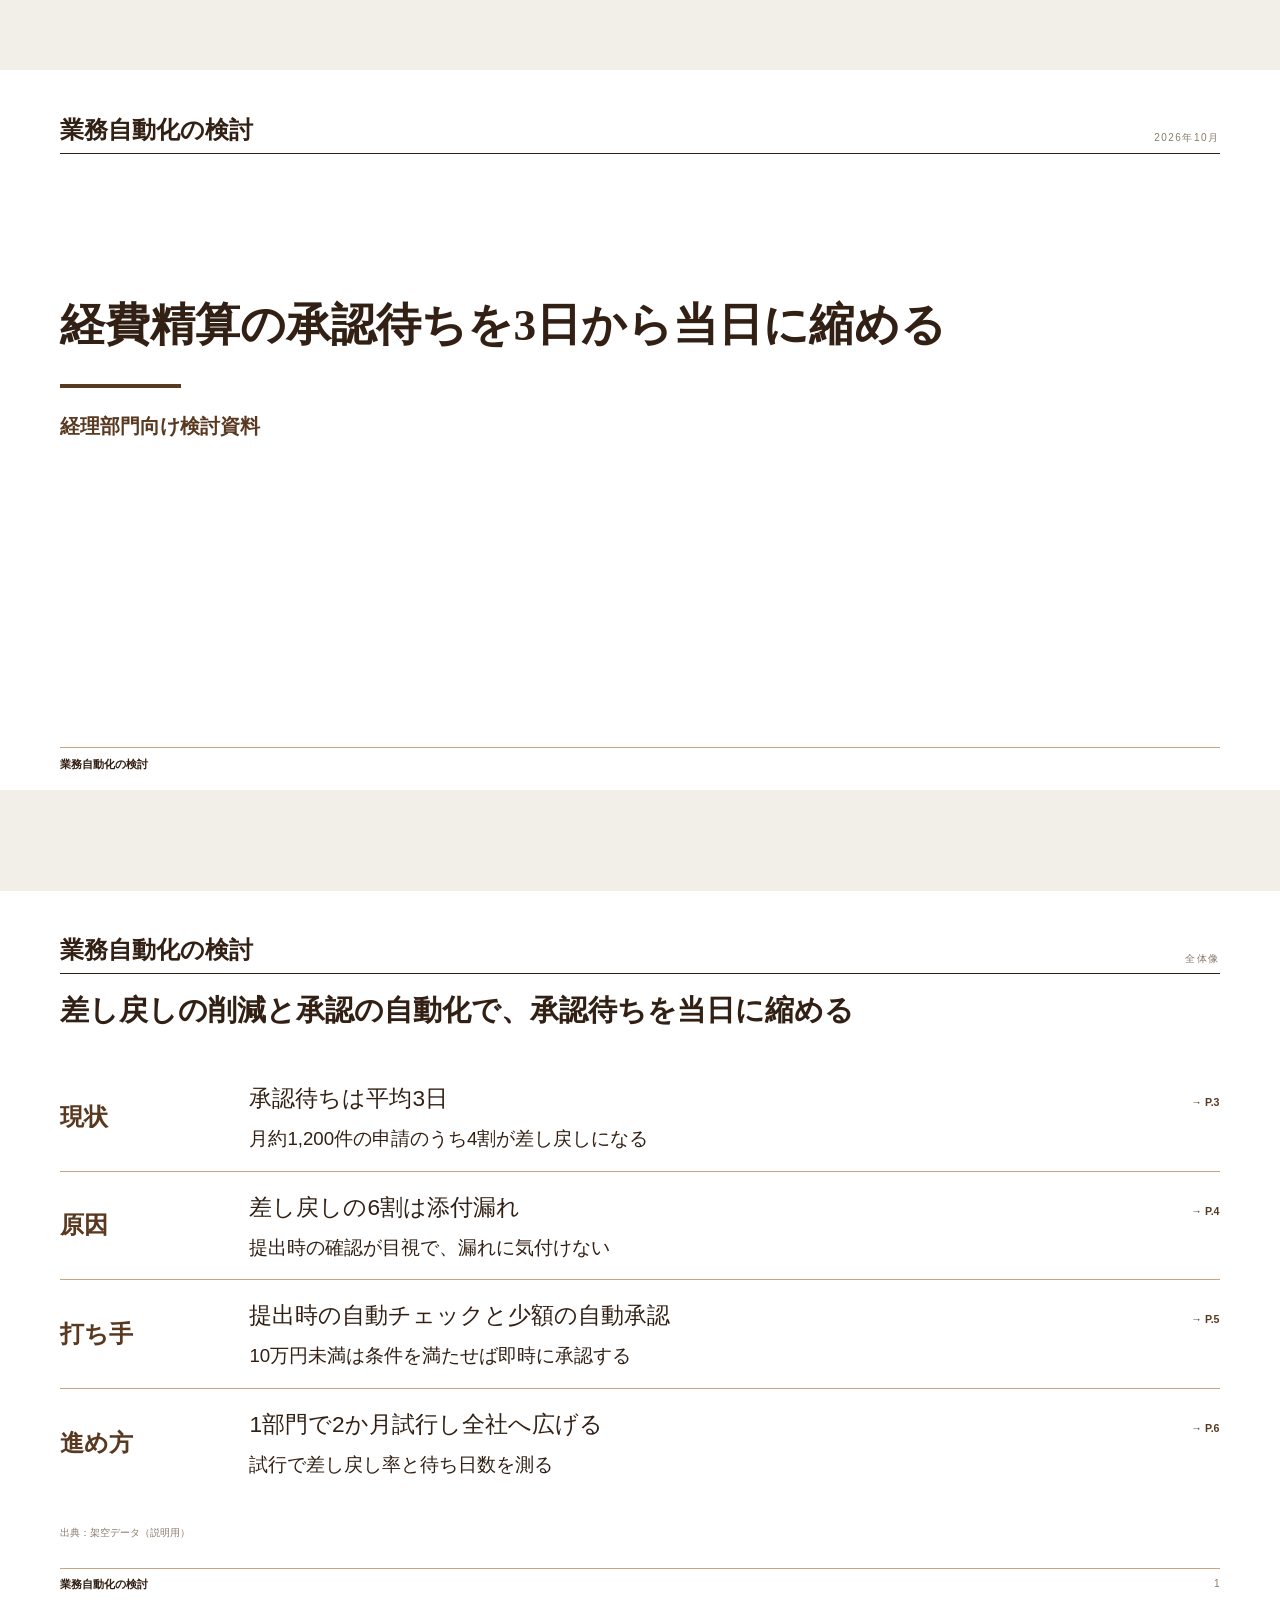
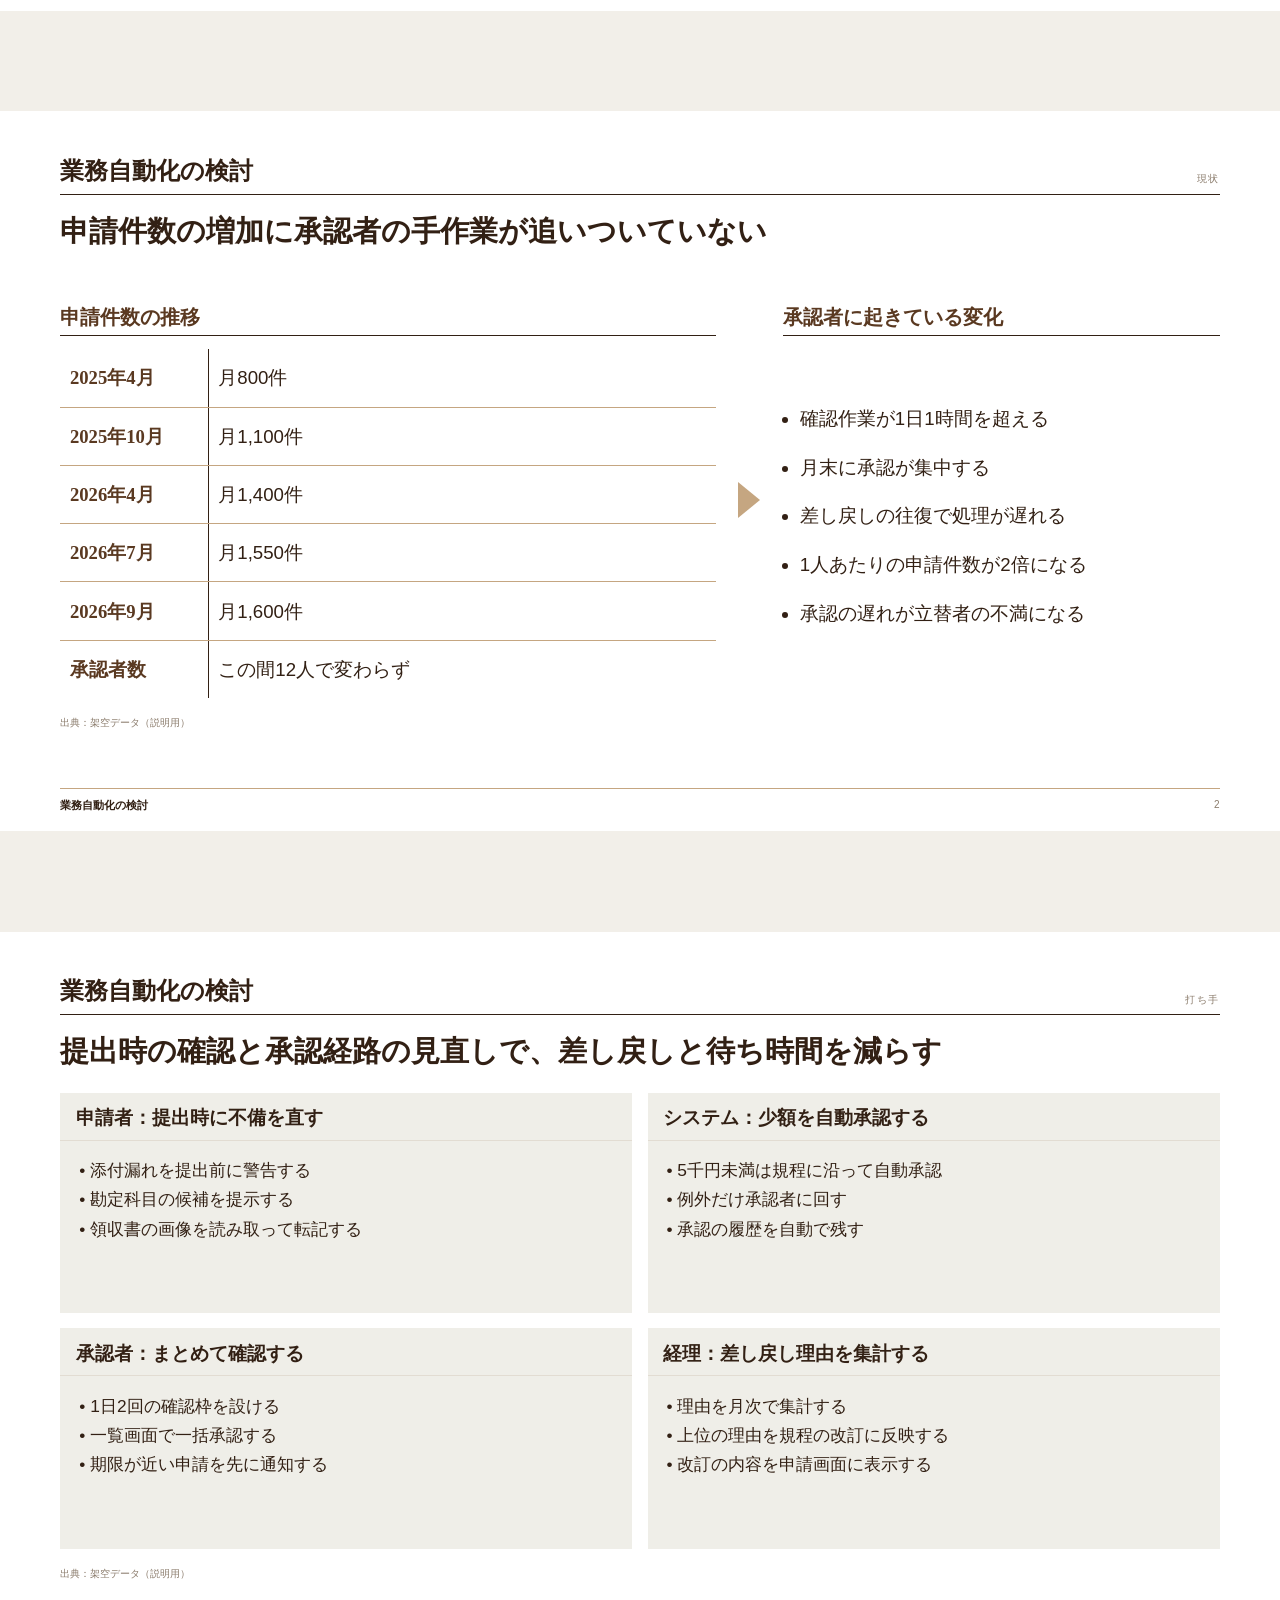
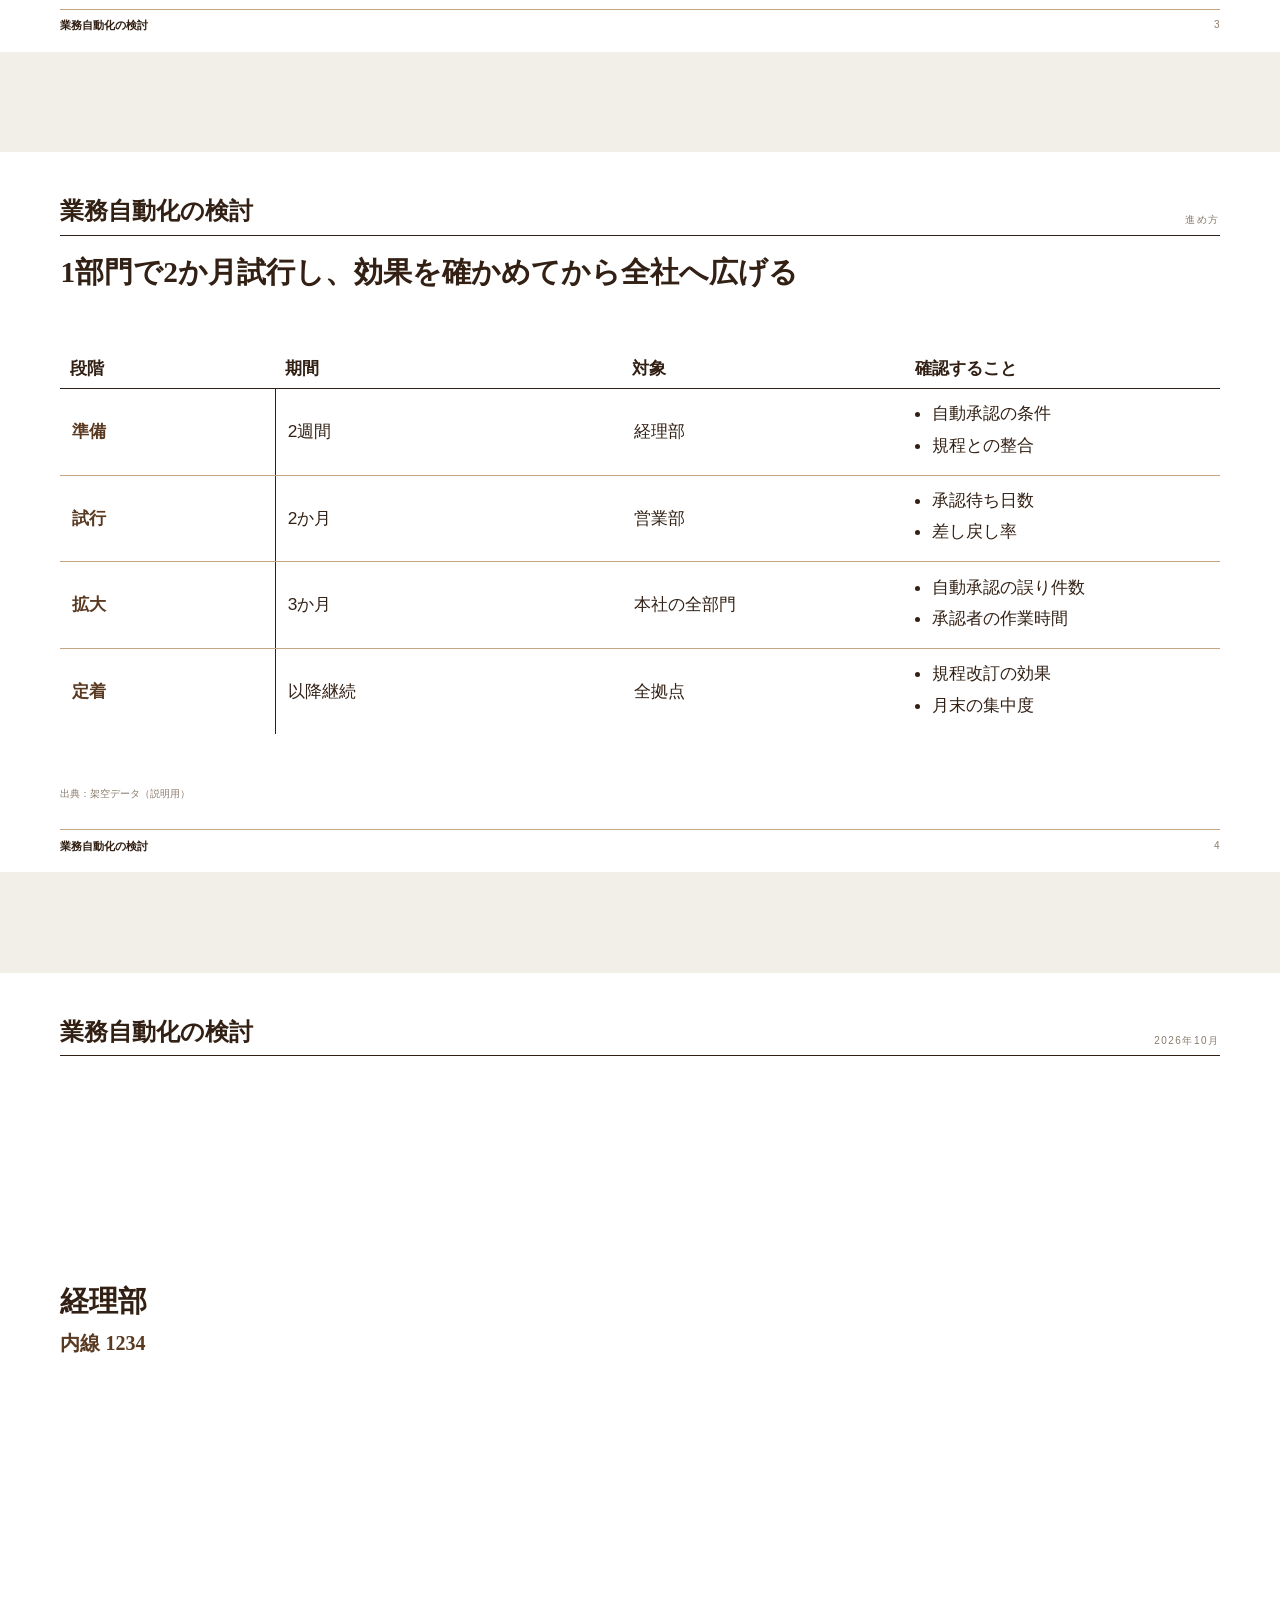
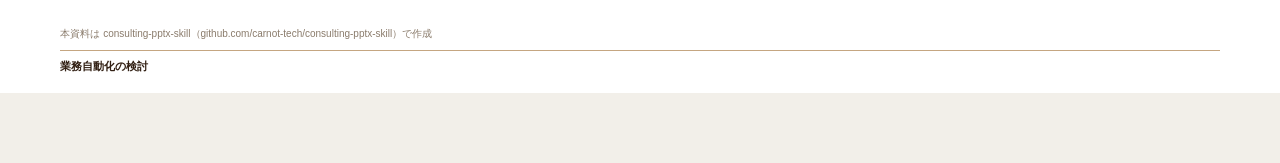
<file: skills/consulting-pptx-skill/tests/fixtures/good_deck.html>
<!DOCTYPE html>
<html lang="ja"><head><meta charset="utf-8">
<title>業務自動化の検討</title>
<!-- scripts/new_deck.py で生成。基本パーツ集（.s）と追加パーツ集（.slide）のCSSをスコープして結合してある。
     規約: references/slide-rules.md ／ 納品前: python3 scripts/check_deck.py /tmp/exp/base.html → FAIL 0 -->
<style>
/* ===== 基本パーツ集（templates/freeform_parts_16x9.html）===== */
:root{
  --page-bg:#f2efe9; --slide-bg:#ffffff;
  --ink:#322014;
  --navy:#322014;
  --accent:#5a3921;
  --cyan:#c5a681;
  --muted:#8a7b6b;
  --rule:#c5a681;
  --hairline:#e2dcd2;
  --soft:#efeee8;
  --rose:#a22727;
  --font-sans:"Helvetica Neue",Arial,Helvetica,"Hiragino Kaku Gothic ProN","Yu Gothic",Meiryo,sans-serif;
  --font-serif:"Hiragino Mincho ProN","Yu Mincho","Songti SC",Georgia,"Times New Roman",serif;
}

@page{size:338.67mm 190.5mm;margin:0}html, body{margin:0;background:var(--page-bg);font-family:var(--font-sans);color:var(--navy)}.s{width:338.67mm;height:190.5mm;background:var(--slide-bg);position:relative;margin:8mm auto;box-sizing:border-box;padding:9mm 16mm 0 16mm;overflow:hidden;page-break-after:always;display:flex;flex-direction:column;align-items:stretch}.s .bar{display:flex;justify-content:space-between;align-items:flex-end;border-bottom:1.5px solid var(--navy);padding-bottom:2.2mm;margin-top:3mm;flex:0 0 auto}.s .logo{font-family:var(--font-serif);font-weight:600;font-size:18pt;color:var(--navy)}.s .date{font-size:7.5pt;letter-spacing:.15em;color:var(--muted)}.s h1{margin:4.5mm 0 0 0;font-family:var(--font-serif);font-size:22pt;line-height:1.3;color:var(--navy);font-weight:600;flex:0 0 auto}.s .c{margin-top:6mm;flex:1;min-height:0;display:flex;flex-direction:column;gap:5mm;margin-bottom:19mm}.s .c>.grid{flex:1;grid-auto-rows:1fr;min-height:0}.s .c>.grid.fix{flex:0 0 auto}.s .foot{position:absolute;left:16mm;right:16mm;bottom:5mm;padding-top:2.5mm;border-top:1px solid var(--rule);display:flex;justify-content:space-between;font-size:7.5pt;color:var(--muted)}.s .foot b{color:var(--navy);font-size:8.5pt}.s .src{font-size:7.5pt;color:var(--muted);flex:0 0 auto}.s .grid{display:grid;gap:4mm}.s .g2{grid-template-columns:1fr 1fr}.s .g3{grid-template-columns:repeat(3,1fr)}.s .g4{grid-template-columns:repeat(4,1fr)}.s .card{background:var(--soft);border:0;display:flex;flex-direction:column;box-sizing:border-box}.s .hd{display:flex;align-items:baseline;gap:2.5mm;padding:3.5mm 4mm 2.5mm 4mm;border-bottom:1px solid var(--hairline)}.s .no{font-size:14pt;font-weight:700;color:var(--accent);line-height:1}.s .h{font-size:11pt;font-weight:700;color:var(--navy);line-height:1.3}.s .bd{padding:3.5mm 4.5mm;font-size:10pt;line-height:1.7;color:var(--ink);flex:1}.s .ref{font-size:8pt;color:var(--accent);font-weight:700;margin-left:auto;white-space:nowrap}.s .rows .r>div:last-child{display:flex;justify-content:space-between;align-items:baseline;gap:4mm}.s .rows .r{display:grid;grid-template-columns:44mm 1fr;gap:6mm;padding:4mm 0;border-top:1px solid var(--rule);font-size:10.5pt;line-height:1.6}.s .rows .r:first-child{border-top:0}.s .rows .l{font-family:var(--font-serif);font-weight:700;font-size:11.5pt;color:var(--accent)}.s .c>.rows{display:flex;flex-direction:column;margin:auto 0}.s .c>.rows .r{align-items:center;font-size:13pt;padding:4.5mm 0}.s .c>.rows .l{font-size:14pt}.s .rows .dt{display:block;font-size:11.5pt;color:var(--ink);margin-top:1.5mm}.s .stat{background:var(--navy);color:#fff;padding:4mm 5mm}.s .stat.l{background:var(--soft);color:var(--navy)}.s .stat .lb{font-size:7.5pt;letter-spacing:.1em;font-weight:700;color:var(--cyan)}.s .stat.l .lb{color:var(--muted)}.s .stat .v{font-size:22pt;font-weight:700;margin:1mm 0}.s .stat .cp{font-size:7.5pt;color:var(--cyan);line-height:1.6}.s .stat.l .cp{color:var(--muted)}.s table{border-collapse:collapse;width:100%;font-size:10pt;flex:0 0 auto}.s th{background:none;text-align:left;padding:2.5mm;font-size:11.5pt;font-weight:700;color:var(--navy);border-bottom:1.8px solid var(--navy)}.s td{padding:3mm 2.5mm;border-bottom:1px solid var(--rule);vertical-align:middle;line-height:1.45;color:var(--ink)}.s td.b{font-weight:700;color:var(--navy)}.s tr:last-child td{border-bottom:0}.s td.ax{font-size:11pt;font-weight:700;color:var(--accent);font-family:var(--font-serif);border-right:1.8px solid var(--navy)}.s th.ax{border-right:0}.s .c>table{flex:0 0 auto;height:auto;margin:auto 0;font-size:11pt}.s table.eq{table-layout:fixed}.s .c>table tr:first-child, .s .side .sb table tr:first-child{height:1px}.s .side .sb>table{flex:0 0 auto;height:auto;margin:auto 0}.s .chev{display:flex;gap:0;flex:0 0 auto}.s .chev .cv{flex:1;position:relative;background:var(--soft);border:0;padding:5mm 4mm 5mm 9mm;clip-path:polygon(0 0,calc(100% - 6mm) 0,100% 50%,calc(100% - 6mm) 100%,0 100%,6mm 50%);display:flex;flex-direction:column}.s .chev .cv:first-child{clip-path:polygon(0 0,calc(100% - 6mm) 0,100% 50%,calc(100% - 6mm) 100%,0 100%);padding-left:5mm}.s .chev .n{font-size:12pt;font-weight:700;color:var(--accent)}.s .chev .t{font-size:10.5pt;font-weight:700;margin:1mm 0 1.5mm 0;color:var(--navy)}.s .chev .x{font-size:9pt;line-height:1.55;color:var(--ink)}.s .two{display:grid;grid-template-columns:1.5fr auto 1fr;gap:6mm;flex:0 1 auto;min-height:0;align-items:stretch}.s .c:has(>.two){justify-content:center}.s .two>div:first-child, .s .two>div:last-child{display:flex;flex-direction:column;min-height:0}.s .two>div:first-child table{flex:0 1 auto}.s .two>div>ul{flex:1;display:flex;flex-direction:column;justify-content:center}.s .two .colh, .s .axh{font-family:var(--font-serif);font-size:11.5pt;font-weight:700;color:var(--navy);border-bottom:1.8px solid var(--navy);height:7mm;box-sizing:content-box;padding:0 0 1.5mm 0;margin:0 0 3.5mm 0;flex:0 0 auto;display:flex;justify-content:space-between;align-items:flex-end}.s .two .colh{color:var(--accent)}.s .two ul{margin:0;padding-left:4.5mm;font-size:10pt;line-height:1.8;color:var(--ink)}.s .two li{margin-bottom:2.5mm}.s .tri{align-self:center;width:0;height:0;border-top:5mm solid transparent;border-bottom:5mm solid transparent;border-left:6mm solid var(--cyan)}.s.cover .big{font-family:var(--font-serif);font-size:34pt;font-weight:700;color:var(--navy);margin-top:38mm;line-height:1.25}.s.cover .sub{font-family:var(--font-serif);font-size:15pt;font-weight:700;color:var(--accent);margin-top:3mm}.s.cover .rule{width:32mm;height:1mm;background:var(--accent);margin:8mm 0 4mm 0}.s.chap .cno{font-family:var(--font-serif);font-size:15pt;font-weight:700;color:var(--accent);margin-top:55mm;letter-spacing:.2em}.s.chap .cbig{font-family:var(--font-serif);font-size:30pt;font-weight:700;color:var(--navy);margin-top:4mm}.s .toc{margin-top:4mm}.s .toc .ti{display:grid;grid-template-columns:14mm 1fr 14mm;gap:4mm;padding:3.6mm 0;border-bottom:1px solid var(--rule);font-size:11.5pt;align-items:baseline}.s .toc .ti .tn{font-family:var(--font-serif);font-weight:700;color:var(--accent)}.s .toc .ti .tp{text-align:right;color:var(--muted);font-size:9pt}.s .legend{display:flex;gap:6mm;justify-content:flex-end;font-size:8pt;color:var(--ink);flex:0 0 auto}.s .legend span{display:flex;align-items:center;gap:1.5mm}.s .legend i{width:4mm;height:4mm;display:inline-block}.s .legend .li-a{background:var(--soft)}.s .legend .li-b{background:var(--navy)}.s .legend.left{justify-content:flex-start}
@media print{html, body{background:#fff}.s{margin:0!important;transform:none!important}.s .fitwrap{width:auto!important;height:auto!important;margin:0!important}}.s .axh .u{font-family:var(--font-sans);font-size:8.5pt;font-weight:400;color:var(--muted)}.s .note{font-size:8pt;letter-spacing:.08em;font-weight:700;color:var(--accent);border-bottom:1px solid var(--cyan);align-self:flex-start;padding-bottom:.8mm;flex:0 0 auto}.s .side{display:grid;grid-template-columns:62mm 1fr;gap:0;flex:1;min-height:0}.s .side .sp{background:var(--navy);color:#fff;padding:6mm 6mm;display:flex;flex-direction:column}.s .side .sp .cn{font-family:var(--font-serif);font-size:26pt;font-weight:700;color:var(--cyan);line-height:1}.s .side .sp .ct{font-size:9.5pt;font-weight:700;letter-spacing:.08em;color:var(--cyan);margin-top:1.5mm}.s .side .sp .cm{font-family:var(--font-serif);font-size:14pt;font-weight:700;line-height:1.55;margin-top:auto}.s .side .sb{padding:0 0 0 8mm;display:flex;flex-direction:column;min-height:0}.s .lev{width:100%;border-collapse:collapse;font-size:10pt}.s .lev th{font-size:11.5pt}.s .lev td{padding:3mm 2.5mm}.s .lev .ar{height:5.5mm;display:flex;align-items:center;color:#fff;font-size:9pt;font-weight:700;padding-left:3mm;clip-path:polygon(0 0,calc(100% - 4mm) 0,100% 50%,calc(100% - 4mm) 100%,0 100%)}.s .lev .up{background:var(--accent)}.s .lev .dn{background:var(--rule);color:var(--navy)}.s .hm{width:100%;border-collapse:collapse;font-size:9.5pt}.s .hm th{font-size:10.5pt;padding:2mm}.s .hm td{padding:2.2mm 2.5mm;border-bottom:1px solid var(--hairline)}.s .hm .cell{display:block;height:8mm}.s .hm .v4{background:var(--navy)}.s .hm .v3{background:var(--accent)}.s .hm .v2{background:var(--rose)}.s .hm .v1{background:var(--soft)}.s .hm .v0{background:var(--hairline)}.s .hb{width:4.6mm;height:4.6mm;display:inline-block;border:1px solid var(--navy);border-radius:50%;position:relative;vertical-align:-.7mm}.s .hb i{position:absolute;inset:0;background:var(--navy);border-radius:50%}.s .hb.q1 i{clip-path:polygon(50% 50%,50% 0,100% 0,100% 50%)}.s .hb.q2 i{clip-path:polygon(50% 0,100% 0,100% 100%,50% 100%)}.s .hb.q3 i{clip-path:polygon(50% 50%,50% 0,100% 0,100% 100%,0 100%,0 50%)}.s .hb.q4 i{clip-path:none}.s .hb.q0 i{display:none}.s .dots{display:grid;grid-template-columns:repeat(10,1fr);gap:1.2mm;width:36mm}.s .dots i{width:3mm;height:3mm;background:var(--hairline);display:block}.s .dots i.on{background:var(--accent)}.s .dotcol{display:flex;flex-direction:column;align-items:center;gap:2.5mm}.s .dotcol .dv{font-size:15pt;font-weight:700;color:var(--navy)}.s .dotcol .dl{font-size:9pt;color:var(--ink);text-align:center;line-height:1.5}.s .pil{display:grid;gap:4mm;flex:0 0 auto}.s .pil .p{background:var(--soft);padding:5mm 4.5mm;display:flex;flex-direction:column;gap:2mm}.s .pil .p .pt{font-size:11pt;font-weight:700;color:var(--navy);line-height:1.4}.s .pil .p .px{font-size:9pt;color:var(--ink);line-height:1.6}.s .base{background:var(--navy);color:#fff;padding:3.5mm 5mm;font-size:10pt;margin-top:4mm;display:flex;gap:3mm;align-items:baseline}.s .base b{font-size:10.5pt;color:var(--cyan)}.s .clip{background:var(--soft);padding:4.5mm 5mm;display:flex;flex-direction:column;gap:2mm}.s .clip .cd{font-size:8pt;color:var(--muted);font-style:italic}.s .clip .ch{font-family:var(--font-serif);font-size:11pt;font-weight:700;color:var(--navy);line-height:1.45}.s .clip .cx{font-size:8.5pt;color:var(--ink);line-height:1.6}.s .clip .cg{align-self:flex-start;background:var(--navy);color:#fff;font-size:7.5pt;font-weight:700;padding:1mm 2.5mm;letter-spacing:.06em}.s .opp{display:grid;grid-template-columns:1fr 46mm 1fr;gap:6mm;flex:1;min-height:0;align-items:stretch}.s .opp .ol{display:flex;flex-direction:column}.s .opp .ol .oi{flex:1;display:flex;align-items:center;font-size:10pt;line-height:1.55;color:var(--navy);border-bottom:1px solid var(--rule);padding:2mm 0}.s .opp .ol .oi:last-child{border-bottom:0}.s .opp .oc{display:flex;flex-direction:column;gap:3mm;justify-content:center}.s .opp .oc .ob{background:var(--navy);color:#fff;text-align:center;font-family:var(--font-serif);font-size:14pt;font-weight:700;padding:9mm 3mm;clip-path:polygon(0 0,100% 0,100% 78%,50% 100%,0 78%)}.s .opp .oc .ob.alt{background:var(--accent)}.s .grid>div{display:flex;flex-direction:column;min-height:0}.s .grid>div>.rows{flex:1;display:flex;flex-direction:column}.s .grid>div>.rows .r{flex:1;align-items:center}.s .two>div>table{flex:0 1 auto;height:auto}.s .two>div>table tr:first-child{height:1px}.s .pil .p{justify-content:center}.s .agd{display:flex;flex-direction:column;flex:1;min-height:0;justify-content:center}.s .agd .ai{display:grid;grid-template-columns:14mm 1fr 16mm;gap:5mm;align-items:baseline;padding:4.6mm 0;border-bottom:1px solid var(--hairline);color:#b3a798}.s .agd .ai:last-child{border-bottom:0}.s .agd .an{font-family:var(--font-serif);font-weight:700;font-size:14pt}.s .agd .at{font-family:var(--font-serif);font-weight:700;font-size:15pt}.s .agd .ap{font-size:9pt;text-align:right}.s .agd .ai.on{color:var(--navy)}.s .agd .ai.on .an{color:var(--accent);font-size:19pt}.s .agd .ai.on .at{font-size:21pt}.s .agd .ai.on .ap{color:var(--muted)}.s td ul.cb{margin:0;padding-left:4mm;line-height:1.6}.s td ul.cb li{margin:0 0 1mm 0}.s th.hbc, .s td.hbc{text-align:center}

/* ===== 追加パーツ集（templates/freeform_parts_more_16x9.html）===== */
:root{
  --page-bg: #f2efe9;
  --slide-bg: #ffffff;
  --ink: #322014;
  --navy: #322014;
  --muted: #8a7b6b;
  --rule: #c5a681;
  --hairline: #e2dcd2;
  --blue: #5a3921;
  --cyan: #c5a681;
  --rose: #a22727;
  --green: #5a3921;
  --warning: #c5a681;
  --soft-blue: #efeee8;
  --soft-yellow: #f6f2ea;
  --font-sans: "Helvetica Neue", Arial, Helvetica, "Hiragino Kaku Gothic ProN", "Yu Gothic", Meiryo, sans-serif;
  --font-serif: "Hiragino Mincho ProN", "Yu Mincho", "Songti SC", Georgia, "Times New Roman", serif;
  --slide-w: 1600px;
  --slide-h: 900px;
  --margin-x: 72px;
  --margin-y: 56px;
}.slide *{
  box-sizing: border-box;
  letter-spacing: 0;
}body{
  margin: 0;
  background: var(--page-bg);
  color: var(--ink);
  font-family: var(--font-sans);
  line-height: 1.2;
}.deck{
  display: grid;
  gap: 40px;
  padding: 40px;
  justify-content: center;
}.slide{
  position: relative;
  width: var(--slide-w);
  zoom: 0.8;
  page-break-after: always;
  aspect-ratio: 16 / 9;
  background: var(--slide-bg);
  overflow: hidden;
  box-shadow: 0 18px 60px rgba(0, 0, 0, 0.16);
  margin: 8mm auto;
}.slide .sinner{
  position: absolute;
  inset: var(--margin-y) var(--margin-x);
  display: grid;
  grid-template-rows: auto auto 1fr auto;
}.slide--dense .title{
  max-width: 1460px;
  font-size: 35px;
  line-height: 1.12;
}.slide--dense .content{
  padding-top: 20px;
}.slide--no-title-rule .sinner > .rule{
  display: none;
}.slide--no-title-rule .sinner{
  grid-template-rows: auto auto 1fr auto;
}.slide .kicker{
  color: var(--muted);
  font-size: 17px;
  line-height: 1.15;
  font-weight: 700;
  text-transform: uppercase;
}.slide .guide-grid{
  display: grid;
  grid-template-columns: 0.9fr 1.1fr;
  gap: 54px;
  align-items: start;
}.slide .principle-list{
  display: grid;
  gap: 0;
}.slide .principle-item{
  display: grid;
  grid-template-columns: 190px 1fr;
  gap: 24px;
  padding: 15px 0;
  border-bottom: 1px dotted #8a8f94;
}.slide .principle-label{
  font-size: 20px;
  line-height: 1.15;
  font-weight: 700;
}.slide .principle-copy{
  color: var(--ink);
  font-size: 19px;
  line-height: 1.32;
}.slide .type-spec{
  display: grid;
  gap: 12px;
}.slide .type-row{
  display: grid;
  grid-template-columns: 135px 1fr 108px;
  gap: 18px;
  align-items: baseline;
  padding-bottom: 11px;
  border-bottom: 1px dotted #8a8f94;
}.slide .type-name{
  color: var(--muted);
  font-size: 16px;
  font-weight: 700;
}.slide .type-sample{
  font-weight: 700;
}.slide .type-size{
  color: var(--muted);
  font-size: 15px;
  text-align: right;
}.slide .type-title{
  font-size: 35px;
  line-height: 1.12;
}.slide .type-section{
  font-size: 22px;
  line-height: 1.18;
}.slide .type-body{
  font-size: 19px;
  line-height: 1.32;
  font-weight: 400;
}.slide .type-source{
  font-size: 13px;
  line-height: 1.2;
  font-weight: 400;
}.slide .title{
  margin: 10px 0 18px;
  max-width: 1360px;
  font-size: 39px;
  line-height: 1.12;
  font-weight: 700;
  letter-spacing: 0;
}.slide .rule{
  display: none;
  height: 1px;
  background: var(--ink);
  opacity: 0.8;
}.slide .content{
  padding-top: 24px;
}.slide .sinner > .content{
  align-self: center;
  width: 100%;
  display: flex;
  flex-direction: column;
  justify-content: center;
}.slide .footer{
  display: flex;
  justify-content: space-between;
  gap: 24px;
  border-top: 1px solid var(--ink);
  padding-top: 9px;
  color: var(--ink);
  font-size: 13px;
  line-height: 1.2;
}.slide .source{
  color: var(--muted);
}.slide .two-col{
  display: grid;
  grid-template-columns: 1.08fr 0.92fr;
  gap: 68px;
  align-items: start;
}.slide .three-col{
  display: grid;
  grid-template-columns: repeat(3, 1fr);
  gap: 36px;
}.slide .scr-grid{
  display: grid;
  grid-template-columns: repeat(3, minmax(0, 1fr));
  gap: 34px;
  align-items: start;
}.slide .scr-col{
  display: grid;
  grid-template-rows: auto 92px 126px auto;
}.slide .scr-tag{
  display: block;
  margin-bottom: 18px;
  padding-bottom: 10px;
  border-bottom: 2px solid var(--ink);
  font-size: 22px;
  line-height: 1.08;
  font-weight: 700;
}.slide .scr-heading{
  margin: 0;
  font-size: 24px;
  line-height: 1.16;
  font-weight: 700;
}.slide .scr-copy{
  margin: 0;
  color: var(--ink);
  font-size: 20px;
  line-height: 1.34;
}.slide .scr-note{
  margin: 0;
  padding-top: 13px;
  border-top: 1px dotted #8a8f94;
  color: var(--ink);
  font-size: 19px;
  line-height: 1.32;
  font-weight: 700;
}.slide .section-label{
  margin-bottom: 16px;
  padding-bottom: 10px;
  border-bottom: 2px solid var(--ink);
  font-size: 22px;
  line-height: 1.18;
  font-weight: 700;
}.slide .body-copy{
  font-size: 22px;
  line-height: 1.3;
}.slide .bullets{
  margin: 0;
  padding-left: 24px;
  font-size: 21px;
  line-height: 1.34;
}.slide .bullets li{
  margin: 0 0 16px;
}.slide .lead{
  font-weight: 700;
}.slide .metric-row{
  display: grid;
  grid-template-columns: repeat(4, 1fr);
  gap: 24px;
}.slide .metric{
  padding-top: 0;
}.slide .metric-value{
  color: var(--blue);
  font-size: 58px;
  line-height: 1;
  font-weight: 700;
}.slide .metric-label{
  margin-top: 8px;
  color: var(--ink);
  font-size: 19px;
  line-height: 1.25;
}.slide .bar-chart{
  display: grid;
  grid-template-columns: repeat(4, 1fr);
  gap: 24px;
  align-items: stretch;
  height: 360px;
  border-bottom: 2px solid var(--ink);
  padding-bottom: 0;
}.slide .bar-wrap{
  display: flex;
  flex-direction: column;
  justify-content: flex-end;
  align-items: center;
  height: 100%;
}.slide .bar{
  width: 74%;
  flex: 0 0 auto;
  background: var(--navy);
}.slide .bar.blue{
  background: var(--blue);
}.slide .bar.cyan{
  background: var(--cyan);
}.slide .bar-label{
  margin-top: 8px;
  text-align: center;
  font-size: 17px;
  line-height: 1.15;
}.slide .bar-value{
  margin-bottom: 8px;
  text-align: center;
  font-size: 22px;
  font-weight: 700;
}.slide .insight-panel{
  border-left: 2px solid var(--ink);
  padding-left: 22px;
}.slide .comparison{
  display: grid;
  grid-template-columns: 1.1fr 0.8fr 0.8fr 1.6fr;
}.slide .comparison > div:nth-last-child(-n+4){
  border-bottom: 0;
}.slide .comparison > div{
  min-height: 86px;
  padding: 14px 18px;
  border-bottom: 1px solid var(--hairline);
  font-size: 19px;
  line-height: 1.25;
}.slide .comparison .head{
  min-height: auto;
  color: var(--ink);
  font-size: 21px;
  font-weight: 700;
  border-bottom: 2px solid var(--rule);
}.slide .comparison .row-label{
  font-weight: 700;
}.slide .roadmap{
  display: grid;
  grid-template-columns: repeat(4, 1fr);
  gap: 0;
}.slide .phase{
  min-height: 330px;
  padding: 20px;
  border-right: 1px solid var(--hairline);
}.slide .phase:last-child{
  border-right: 0;
}.slide .phase-year{
  color: var(--blue);
  font-size: 30px;
  font-weight: 700;
}.slide .phase-title{
  margin-top: 12px;
  font-size: 22px;
  line-height: 1.2;
  font-weight: 700;
}.slide .phase-copy{
  margin-top: 14px;
  color: var(--muted);
  font-size: 18px;
  line-height: 1.3;
}.slide .cover .sinner{
  grid-template-rows: 1fr auto auto;
}.slide .cover-title{
  align-self: center;
  max-width: 960px;
  padding-bottom: 8px;
  font-size: 54px;
  line-height: 1.14;
  font-weight: 700;
}.slide .cover-meta{
  margin-top: 24px;
  font-size: 24px;
  line-height: 1.3;
}.slide .cover-mark{
  position: absolute;
  right: -120px;
  top: -80px;
  width: 650px;
  height: 650px;
  border: 1px solid rgba(18, 169, 232, 0.7);
  transform: rotate(28deg);
}.slide .cover-mark::before, .slide .cover-mark::after{
  content: "";
  position: absolute;
  inset: 46px;
  border: 1px solid rgba(21, 88, 255, 0.5);
}.slide .cover-mark::after{
  inset: 92px;
}.slide .pillars{
  display: grid;
  grid-template-columns: repeat(4, 1fr);
  gap: 30px;
}.slide .pillar{
  padding-top: 0;
}.slide .pillar-icon{
  display: grid;
  place-items: center;
  width: 44px;
  height: 44px;
  margin-bottom: 20px;
  border: 2px solid var(--navy);
  color: var(--navy);
  font-size: 24px;
  font-weight: 700;
}.slide .pillar-title{
  font-size: 25px;
  line-height: 1.15;
  font-weight: 700;
}.slide .pillar-copy{
  margin-top: 14px;
  color: var(--muted);
  font-size: 19px;
  line-height: 1.3;
}.slide .waterfall{
  display: grid;
  grid-template-columns: repeat(6, 1fr);
  gap: 20px;
  align-items: end;
  height: 390px;
  border-bottom: 2px solid var(--ink);
}.slide .wf-item{
  display: flex;
  flex-direction: column;
  align-items: center;
  justify-content: flex-end;
  height: 100%;
}.slide .wf-value{
  margin-bottom: 8px;
  font-size: 22px;
  font-weight: 700;
}.slide .wf-bar{
  width: 70%;
  background: var(--navy);
}.slide .wf-bar.up{
  background: var(--blue);
}.slide .wf-bar.down{
  background: var(--rose);
}.slide .wf-label{
  margin-top: 10px;
  min-height: 44px;
  text-align: center;
  font-size: 17px;
  line-height: 1.15;
}.slide .matrix-wrap{
  display: grid;
  grid-template-columns: 1fr 360px;
  gap: 42px;
}.slide .matrix-chart{
  position: relative;
  height: 400px;
  border-left: 2px solid var(--ink);
  border-bottom: 2px solid var(--ink);
  background:
    linear-gradient(to right, transparent 49.8%, var(--hairline) 50%, transparent 50.2%),
    linear-gradient(to bottom, transparent 49.8%, var(--hairline) 50%, transparent 50.2%);
}.slide .matrix-axis-x, .slide .matrix-axis-y{
  position: absolute;
  color: var(--muted);
  font-size: 16px;
  font-weight: 700;
}.slide .matrix-axis-x{
  right: 10px;
  bottom: 10px;
}.slide .matrix-axis-y{
  left: 10px;
  top: 10px;
}.slide .matrix-item{
  position: absolute;
  transform: translate(-50%, -50%);
  max-width: 160px;
  padding: 8px 10px;
  border: 1px solid var(--navy);
  background: var(--slide-bg);
  color: var(--ink);
  font-size: 16px;
  line-height: 1.15;
  font-weight: 700;
}.slide .matrix-item.priority{
  background: var(--navy);
  color: #fff;
}.slide .issue-tree{
  display: grid;
  grid-template-columns: 260px 1fr 1.15fr;
  gap: 28px;
  align-items: center;
}.slide .tree-root, .slide .tree-node, .slide .tree-leaf{
  border: 1px solid var(--rule);
  background: var(--slide-bg);
  padding: 16px;
  font-size: 18px;
  line-height: 1.25;
}.slide .tree-root{
  border-left: 4px solid var(--navy);
  font-size: 22px;
  font-weight: 700;
}.slide .tree-stack{
  display: grid;
  gap: 16px;
}.slide .tree-node{
  font-weight: 700;
}.slide .tree-leaf{
  border-left: 3px solid var(--rule);
}.slide .scenario-table, .slide .risk-table{
  width: 100%;
  border-collapse: collapse;
  font-size: 19px;
  line-height: 1.24;
}.slide .scenario-table th, .slide .risk-table th{
  padding: 12px 14px;
  font-size: 21px;
  border-bottom: 2px solid var(--ink);
  text-align: left;
  font-weight: 700;
}.slide .scenario-table td, .slide .risk-table td{
  padding: 14px;
  border-bottom: 1px solid var(--hairline);
  vertical-align: top;
}.slide .risk-table tbody tr:last-child td{
  border-bottom: 0;
}.slide .scenario-table .num{
  color: var(--blue);
  font-size: 19px;
  font-weight: 700;
}.slide .risk-high, .slide .risk-med{
  border-left: 0;
}.slide .dashboard{
  display: grid;
  grid-template-rows: auto 1fr auto;
  gap: 28px;
}.slide .kpi-row{
  display: grid;
  grid-template-columns: repeat(5, 1fr);
  gap: 18px;
}.slide .kpi{
  padding-top: 0;
}.slide .kpi-value{
  color: var(--blue);
  font-size: 36px;
  line-height: 1.08;
  font-weight: 700;
}.slide .kpi-label{
  margin-top: 8px;
  color: var(--muted);
  font-size: 16px;
  line-height: 1.25;
}.slide .dashboard-main{
  display: grid;
  grid-template-columns: 1fr 1fr;
  gap: 28px;
}.slide .mini-panel{
  padding-top: 0;
}.slide .mini-bars{
  display: grid;
  gap: 14px;
  margin-top: 18px;
}.slide .mini-bar-row{
  display: grid;
  grid-template-columns: 110px 1fr 42px;
  gap: 12px;
  align-items: center;
  font-size: 17px;
}.slide .mini-bar-track{
  height: 18px;
  background: var(--hairline);
}.slide .mini-bar-fill{
  height: 100%;
  background: var(--blue);
}.slide .small-multiples{
  display: grid;
  grid-template-columns: repeat(4, 1fr);
  gap: 20px;
}.slide .small-chart{
  padding-top: 0;
}.slide .small-chart-title{
  min-height: 44px;
  font-size: 18px;
  line-height: 1.2;
  font-weight: 700;
}.slide .small-chart-bars{
  display: grid;
  grid-template-columns: repeat(3, 1fr);
  gap: 8px;
  align-items: end;
  height: 230px;
  margin-top: 16px;
  border-bottom: 2px solid var(--ink);
}.slide .small-chart-bar{
  background: var(--navy);
}.slide .small-chart-bar.accent{
  background: var(--blue);
}.slide .small-chart-label{
  margin-top: 8px;
  color: var(--muted);
  font-size: 14px;
}.slide .decision-layout{
  display: grid;
  grid-template-columns: 1fr 1.1fr;
  gap: 54px;
  align-items: start;
}.slide .decision-ask{
  padding-top: 0;
}.slide .decision-ask-title{
  color: var(--muted);
  font-size: 18px;
  font-weight: 700;
  text-transform: uppercase;
}.slide .decision-ask-copy{
  margin-top: 14px;
  font-size: 34px;
  line-height: 1.15;
  font-weight: 700;
}.slide .decision-list{
  display: grid;
  gap: 18px;
}.slide .decision-item:last-child{
  border-bottom: 0;
}.slide .decision-item{
  display: grid;
  grid-template-columns: 44px 1fr;
  gap: 18px;
  padding-bottom: 18px;
  border-bottom: 1px solid var(--hairline);
  font-size: 23px;
  line-height: 1.25;
}.slide .decision-num{
  color: var(--blue);
  font-size: 28px;
  font-weight: 700;
}.slide .connector-system{
  display: grid;
  grid-template-columns: 1.12fr 0.88fr;
  gap: 58px;
  align-items: start;
}.slide .circle-arrow-flow{
  display: grid;
  grid-template-columns: repeat(4, 1fr);
  gap: 26px;
  align-items: start;
}.slide .flow-node{
  position: relative;
  min-height: 292px;
  padding-top: 0;
}.slide .flow-node::after{
  content: "";
  position: absolute;
  top: 58px;
  right: 20px;
  width: 25px;
  height: 25px;
  border-top: 3px solid var(--blue);
  border-right: 3px solid var(--blue);
  transform: rotate(45deg);
}.slide .flow-node::before{
  content: "";
  position: absolute;
  top: 70px;
  left: 66px;
  right: 32px;
  height: 2px;
  background: var(--blue);
}.slide .flow-node:last-child::after{
  content: none;
}.slide .flow-node:last-child::before{
  content: none;
}.slide .flow-circle{
  display: grid;
  place-items: center;
  width: 56px;
  height: 56px;
  border: 2px solid var(--navy);
  border-radius: 50%;
  color: var(--navy);
  font-size: 24px;
  font-weight: 700;
}.slide .flow-node.accent .flow-circle{
  border-color: var(--blue);
  background: var(--blue);
  color: #fff;
}.slide .flow-title{
  margin-top: 18px;
  font-size: 22px;
  line-height: 1.16;
  font-weight: 700;
}.slide .flow-copy{
  margin-top: 12px;
  color: var(--muted);
  font-size: 18px;
  line-height: 1.3;
}.slide .chevron-rail{
  display: grid;
  gap: 0;
  margin-top: 12px;
}.slide .chevron-step{
  position: relative;
  min-height: 58px;
  padding: 13px 52px 13px 0;
  background: transparent;
  border-bottom: 1px dotted #8a8f94;
  font-size: 18px;
  line-height: 1.2;
  font-weight: 700;
}.slide .chevron-step::after{
  content: "";
  position: absolute;
  top: 50%;
  right: 18px;
  width: 18px;
  height: 18px;
  border-top: 3px solid var(--navy);
  border-right: 3px solid var(--navy);
  transform: translateY(-50%) rotate(45deg);
}.slide .connector-principles{
  border-left: 2px solid var(--ink);
  padding-left: 24px;
}.slide .axis-callout{
  margin-bottom: 20px;
  padding: 0 0 11px;
  border-bottom: 1px dotted #8a8f94;
}.slide .axis-callout-text{
  font-size: 20px;
  line-height: 1.18;
  font-weight: 700;
}.slide .axis-table{
  display: grid;
  grid-template-columns: 1.15fr 1.95fr 2.35fr 1.5fr 1.5fr;
  column-gap: 28px;
  row-gap: 0;
}.slide .axis-row{
  display: contents;
}.slide .axis-col-header{
  position: relative;
  min-height: 50px;
  color: var(--ink);
  font-size: 21px;
  line-height: 1.15;
  font-weight: 700;
}.slide .axis-table-wrap{
  position: relative;
}.slide .axis-flow-overlay{
  position: absolute;
  left: 0;
  right: 0;
  top: 0;
  height: 72px;
  pointer-events: none;
  z-index: 2;
}.slide .axis-flow-arrow{
  position: absolute;
  top: 36px;
  transform: translateX(-50%);
  display: flex;
  align-items: center;
  justify-content: center;
  width: 34px;
  height: 34px;
  border-radius: 50%;
  background: var(--navy);
  color: #fff;
  font-size: 20px;
  line-height: 1;
  font-weight: 700;
}.slide .axis-cell.banner{
  display: flex;
  align-items: center;
  justify-content: center;
  text-align: center;
  margin: 6px 14px 6px 0;
  padding: 10px 12px;
  background: var(--navy);
  color: #fff;
  font-size: 19px;
  line-height: 1.18;
  font-weight: 700;
  border-bottom: none;
}.slide .axis-dot-cell{
  display: flex;
  align-items: center;
  justify-content: center;
}.slide .axis-dot{
  display: inline-block;
  width: 18px;
  height: 18px;
  border-radius: 50%;
  vertical-align: middle;
}.slide .axis-dot.high{ background: var(--rose); }.slide .axis-dot.med{ background: var(--warning); }.slide .axis-dot.low{ background: var(--muted); }.slide .axis-dotlegend{
  display: flex;
  align-items: center;
  gap: 8px;
  justify-content: flex-end;
  margin-bottom: 14px;
  font-size: 18px;
  line-height: 1.2;
  font-weight: 700;
}.slide .axis-dotlegend .axis-dot{
  width: 16px;
  height: 16px;
  margin-left: 14px;
}.slide .axis-header-label{
  min-height: 30px;
}.slide .axis-header-rule{
  height: 2px;
  margin-top: 8px;
  background: var(--ink);
}.slide .axis-subheaders{
  display: grid;
  grid-template-columns: 1fr 1fr;
  gap: 22px;
}.slide .axis-cell{
  min-height: 80px;
  padding: 10px 0;
  border-bottom: 1px dashed var(--rule);
  font-size: 18px;
  line-height: 1.25;
}.slide .axis-cell.label{
  color: var(--ink);
  font-size: 20px;
  font-weight: 700;
}.slide .axis-cell.highlight{
  background: var(--soft-blue);
  padding-left: 14px;
  padding-right: 14px;
}.slide .axis-cell .mini-bullet{
  display: block;
  margin-top: 4px;
  color: var(--green);
}.slide .axis-cell.muted{
  color: var(--muted);
}.slide .ism{
  position: relative;
  display: grid;
  grid-template-columns: 1fr 84px 1fr;
  column-gap: 0;
  row-gap: 0;
  align-items: stretch;
}.slide .ism-col-label{
  align-self: end;
  font-size: 22px;
  line-height: 1.15;
  font-weight: 700;
  padding-bottom: 10px;
  border-bottom: 2px solid var(--ink);
}.slide .ism-col-label.solution{
  padding-left: 22px;
}.slide .ism-row{
  display: contents;
}.slide .ism-issue, .slide .ism-arrow, .slide .ism-solution{
  min-height: 78px;
  padding: 16px 0;
  border-bottom: 1px dashed var(--rule);
}.slide .ism-issue{
  padding-right: 22px;
  font-size: 20px;
  line-height: 1.3;
}.slide .ism-arrow{
  display: flex;
  align-items: center;
  justify-content: center;
  color: var(--blue);
  font-size: 26px;
  font-weight: 700;
}.slide .ism-solution{
  padding-left: 22px;
}.slide .ism-solution-text{
  font-size: 20px;
  line-height: 1.3;
  font-weight: 700;
}.slide .ism-impact{
  margin-top: 6px;
  color: var(--muted);
  font-size: 17px;
  line-height: 1.25;
}.slide .flow{
  display: flex;
  align-items: stretch;
  gap: 0;
}.slide .flow-step{
  flex: 1 1 0;
  padding: 22px 22px 22px 0;
}.slide .flow-num{
  display: flex;
  align-items: center;
  justify-content: center;
  width: 44px;
  height: 44px;
  margin-bottom: 16px;
  border: 2px solid var(--ink);
  border-radius: 50%;
  font-size: 21px;
  line-height: 1;
  font-weight: 700;
}.slide .flow-title{
  margin: 0 0 10px;
  font-size: 21px;
  line-height: 1.18;
  font-weight: 700;
}.slide .flow-copy{
  margin: 0;
  font-size: 18px;
  line-height: 1.32;
  color: var(--ink);
}.slide .flow-arrow{
  display: flex;
  align-items: flex-start;
  justify-content: center;
  padding-top: 22px;
}.slide .flow-arrow-mark{
  display: flex;
  align-items: center;
  justify-content: center;
  width: 44px;
  height: 44px;
  color: var(--navy);
  font-size: 28px;
  line-height: 1;
  font-weight: 700;
}.slide .cycle{
  position: relative;
  width: 100%;
  height: 100%;
  min-height: 460px;
}.slide .cycle-ring{
  position: absolute;
  left: 50%;
  top: 50%;
  width: 50%;
  height: 56%;
  transform: translate(-50%, -50%);
  border: 1.5px dashed var(--rule);
  border-radius: 50%;
}.slide .cycle-arrow-seg{
  position: absolute;
  display: flex;
  align-items: center;
  justify-content: center;
  width: 40px;
  height: 40px;
  overflow: hidden;
  color: var(--blue);
  font-size: 30px;
  line-height: 1;
  font-weight: 700;
}.slide .cycle-node{
  position: absolute;
  width: 240px;
  transform: translate(-50%, -50%);
  text-align: center;
}.slide .cycle-node .flow-num{
  margin: 0 auto 12px;
}.slide .cycle-node .flow-title{
  font-size: 19px;
  line-height: 1.18;
}.slide .cycle-node .flow-copy{
  font-size: 16px;
  line-height: 1.28;
}.slide .ics{
  display: flex;
  align-items: stretch;
  gap: 0;
}.slide .ics-stage{
  flex: 1 1 0;
  padding-right: 26px;
}.slide .ics-label{
  display: block;
  margin-bottom: 16px;
  padding-bottom: 10px;
  border-bottom: 2px solid var(--ink);
  font-size: 21px;
  line-height: 1.12;
  font-weight: 700;
}.slide .ics-heading{
  margin: 0 0 12px;
  font-size: 21px;
  line-height: 1.2;
  font-weight: 700;
}.slide .ics-copy{
  margin: 0;
  font-size: 18px;
  line-height: 1.34;
}.slide .ics-arrow{
  display: flex;
  align-items: center;
  padding: 0 18px 0 0;
  color: var(--blue);
  font-size: 30px;
  line-height: 1;
  font-weight: 700;
}.slide .cts{
  display: grid;
  grid-template-columns: 1fr 70px 1fr;
  align-items: stretch;
}.slide .cts-panel{
  padding: 26px 28px;
  border: 1px solid var(--hairline);
}.slide .cts-panel.target{
  border-color: var(--blue);
}.slide .cts-label{
  display: block;
  margin-bottom: 14px;
  padding-bottom: 9px;
  border-bottom: 2px solid var(--ink);
  font-size: 19px;
  line-height: 1.12;
  font-weight: 700;
}.slide .cts-panel.target .cts-label{
  border-bottom-color: var(--blue);
  color: var(--blue);
}.slide .cts-heading{
  margin: 0 0 14px;
  font-size: 21px;
  line-height: 1.2;
  font-weight: 700;
}.slide .cts-list{
  margin: 0;
  padding-left: 0;
  list-style: none;
}.slide .cts-list li{
  position: relative;
  margin-bottom: 12px;
  padding-left: 34px;
  font-size: 18px;
  line-height: 1.3;
}.slide .cts-list.lettered{
  counter-reset: cts;
}.slide .cts-list.lettered li::before{
  counter-increment: cts;
  content: counter(cts, upper-alpha);
  position: absolute;
  left: 0;
  top: 0;
  display: flex;
  align-items: center;
  justify-content: center;
  width: 24px;
  height: 24px;
  border-radius: 50%;
  background: var(--blue);
  color: #fff;
  font-size: 14px;
  line-height: 1;
  font-weight: 700;
}.slide .cts-arrow{
  align-self: center;
  justify-self: center;
  display: flex;
  align-items: center;
  justify-content: center;
  width: 56px;
  height: 56px;
  border-radius: 50%;
  background: var(--navy);
  color: #fff;
  font-size: 28px;
  line-height: 1;
  font-weight: 700;
}.slide .fork{
  display: grid;
  grid-template-columns: 1fr 1.4fr;
  gap: 46px;
  align-items: center;
}.slide .fork-q{
  padding: 24px 26px;
  border-left: 4px solid var(--blue);
  font-size: 24px;
  line-height: 1.26;
  font-weight: 700;
}.slide .fork-branches{
  position: relative;
  display: grid;
  gap: 16px;
  padding-left: 36px;
}.slide .fork-branches::before{
  content: "";
  position: absolute;
  left: 0;
  top: 10%;
  bottom: 10%;
  width: 2px;
  background: var(--hairline);
}.slide .fork-branch{
  position: relative;
  padding: 16px 20px;
  border: 1px solid var(--hairline);
}.slide .fork-branch::before{
  content: "";
  position: absolute;
  left: -36px;
  top: 50%;
  width: 36px;
  height: 2px;
  background: var(--hairline);
}.slide .fork-branch.recommended::before{
  background: var(--blue);
}.slide .fork-branch.recommended{
  border-color: var(--blue);
  border-width: 2px;
}.slide .fork-branch-label{
  margin: 0 0 6px;
  font-size: 19px;
  line-height: 1.2;
  font-weight: 700;
}.slide .fork-branch-copy{
  margin: 0;
  font-size: 17px;
  line-height: 1.3;
  color: var(--ink);
}.slide .fork-branch-outcome{
  margin: 8px 0 0;
  font-size: 16px;
  line-height: 1.28;
  color: var(--muted);
  font-weight: 700;
}.slide .heat{
  display: grid;
  gap: 6px;
}.slide .heat-corner, .slide .heat-colhead, .slide .heat-rowhead, .slide .heat-cell{
  padding: 12px 14px;
  font-size: 17px;
  line-height: 1.22;
}.slide .heat-colhead{
  font-weight: 700;
  border-bottom: 2px solid var(--ink);
}.slide .heat-rowhead{
  font-weight: 700;
}.slide .heat-cell{
  display: flex;
  align-items: center;
  justify-content: center;
  text-align: center;
  font-weight: 700;
}.slide .heat-cell.lvl-0{
  background: #fff;
  border: 1px solid var(--hairline);
  color: var(--muted);
}.slide .heat-cell.lvl-1{
  background: var(--soft-blue);
  color: var(--ink);
}.slide .heat-cell.lvl-2{
  background: var(--cyan);
  color: var(--ink);
}.slide .heat-cell.lvl-3{
  background: var(--blue);
  color: #fff;
}.slide .heat-legend{
  display: flex;
  gap: 22px;
  margin-top: 18px;
}.slide .heat-legend .legend-item{
  display: flex;
  align-items: center;
  gap: 8px;
  font-size: 15px;
  line-height: 1.2;
  color: var(--muted);
}.slide .legend-swatch{
  width: 16px;
  height: 16px;
  border: 1px solid var(--hairline);
}.slide .tlm{
  display: grid;
  row-gap: 0;
}.slide .tlm-colhead{
  padding: 0 16px 10px;
  border-bottom: 2px solid var(--ink);
  font-size: 19px;
  line-height: 1.15;
  font-weight: 700;
}.slide .tlm-period{
  padding: 18px 16px;
  border-bottom: 1px dashed var(--rule);
  font-size: 19px;
  line-height: 1.2;
  font-weight: 700;
  color: var(--blue);
}.slide .tlm-cell{
  padding: 18px 16px;
  border-bottom: 1px dashed var(--rule);
  font-size: 18px;
  line-height: 1.3;
}.slide .pmx{
  display: grid;
  gap: 10px;
}.slide .pmx-corner, .slide .pmx-colhead, .slide .pmx-rowhead, .slide .pmx-cell{
  font-size: 17px;
  line-height: 1.24;
}.slide .pmx-colhead{
  padding: 0 6px 10px;
  border-bottom: 2px solid var(--ink);
  font-weight: 700;
}.slide .pmx-rowhead{
  display: flex;
  align-items: center;
  padding: 12px 12px 12px 0;
  font-weight: 700;
}.slide .pmx-cell{
  padding: 14px 16px;
  background: var(--soft-blue);
}.slide .pmx-cell.empty{
  background: transparent;
}.slide .chart-unit{
  margin-bottom: 18px;
  font-size: 19px;
  line-height: 1.2;
  font-weight: 700;
  color: var(--ink);
}.slide .stack-chart{
  display: flex;
  align-items: flex-end;
  justify-content: space-around;
  gap: 46px;
  height: 360px;
  padding-top: 10px;
}.slide .stack-col{
  display: flex;
  flex-direction: column-reverse;
  width: 150px;
}.slide .stack-seg{
  display: flex;
  align-items: center;
  justify-content: center;
  color: #fff;
  font-size: 15px;
  line-height: 1.1;
  font-weight: 700;
}.slide .stack-seg.s0{ background: var(--navy); }.slide .stack-seg.s1{ background: var(--blue); }.slide .stack-seg.s2{ background: var(--cyan); color: var(--ink); }.slide .stack-seg.s3{ background: var(--soft-blue); color: var(--ink); }.slide .stack-col-label{
  margin-top: 12px;
  font-size: 17px;
  line-height: 1.2;
  font-weight: 700;
  text-align: center;
}.slide .stack-legend{
  display: flex;
  gap: 24px;
  margin-top: 22px;
}.slide .stack-legend .legend-item{
  display: flex;
  align-items: center;
  gap: 8px;
  font-size: 15px;
  line-height: 1.2;
  color: var(--muted);
}.slide .stack-legend .legend-swatch.s0{ background: var(--navy); border-color: var(--navy); }.slide .stack-legend .legend-swatch.s1{ background: var(--blue); border-color: var(--blue); }.slide .stack-legend .legend-swatch.s2{ background: var(--cyan); border-color: var(--cyan); }.slide .stack-legend .legend-swatch.s3{ background: var(--soft-blue); }.slide .twf{
  display: flex;
  align-items: flex-end;
  gap: 30px;
  height: 360px;
}.slide .twf-col{
  display: flex;
  flex-direction: column;
  justify-content: flex-end;
  flex: 1 1 0;
  height: 100%;
}.slide .twf-value{
  margin-bottom: 8px;
  font-size: 16px;
  line-height: 1.1;
  font-weight: 700;
  text-align: center;
}.slide .twf-bar{
  width: 100%;
  flex: 0 0 auto;
}.slide .twf-bar.base{ background: var(--navy); }.slide .twf-bar.up{ background: var(--blue); }.slide .twf-bar.down{ background: var(--cyan); }.slide .twf-bar.total{ background: var(--ink); }.slide .twf-label{
  margin-top: 12px;
  font-size: 15px;
  line-height: 1.22;
  text-align: center;
}.slide .ce{
  display: grid;
  grid-template-columns: 1.1fr 70px 1fr;
  align-items: center;
  gap: 0;
}.slide .ce-causes{
  display: grid;
  gap: 14px;
}.slide .ce-cause{
  padding: 14px 18px;
  border: 1px solid var(--hairline);
  border-left: 4px solid var(--cyan);
}.slide .ce-cause-label{
  font-size: 19px;
  line-height: 1.2;
  font-weight: 700;
}.slide .ce-cause-detail{
  margin-top: 4px;
  font-size: 16px;
  line-height: 1.28;
  color: var(--muted);
}.slide .ce-arrow{
  display: flex;
  align-items: center;
  justify-content: center;
  color: var(--blue);
  font-size: 34px;
  line-height: 1.4;
  font-weight: 700;
}.slide .ce-effect{
  padding: 24px 26px;
  border: 2px solid var(--blue);
  align-self: stretch;
  display: flex;
  flex-direction: column;
  justify-content: center;
}.slide .ce-effect-label{
  font-size: 16px;
  line-height: 1.15;
  font-weight: 700;
  color: var(--blue);
  margin-bottom: 8px;
}.slide .ce-effect-text{
  font-size: 23px;
  line-height: 1.24;
  font-weight: 700;
}.slide .chev-rail{
  display: flex;
  align-items: stretch;
}.slide .chev{
  flex: 1;
  min-height: 150px;
  display: flex;
  align-items: center;
  gap: 12px;
  margin-left: -22px;
  padding: 18px 26px 18px 48px;
  background: var(--soft-blue);
  clip-path: polygon(0 0, calc(100% - 24px) 0, 100% 50%, calc(100% - 24px) 100%, 0 100%, 24px 50%);
}.slide .chev.first{
  margin-left: 0;
  padding-left: 28px;
  clip-path: polygon(0 0, calc(100% - 24px) 0, 100% 50%, calc(100% - 24px) 100%, 0 100%);
}.slide .chev-num{
  flex: 0 0 auto;
  display: flex;
  align-items: center;
  justify-content: center;
  width: 36px;
  height: 36px;
  border-radius: 50%;
  background: var(--navy);
  color: #fff;
  font-size: 18px;
  line-height: 1;
  font-weight: 700;
}.slide .chev-title{
  font-size: 18px;
  line-height: 1.18;
  font-weight: 700;
}.slide .chev-copy{
  margin-top: 4px;
  font-size: 15px;
  line-height: 1.26;
  color: var(--ink);
}.slide .gantt-head{
  display: flex;
  align-items: flex-end;
  border-bottom: 2px solid var(--ink);
}.slide .gantt-head-label{
  flex: 0 0 300px;
}.slide .gantt-periods{
  flex: 1;
  display: grid;
}.slide .gantt-period{
  padding: 0 8px 10px;
  font-size: 16px;
  line-height: 1.15;
  font-weight: 700;
  text-align: center;
}.slide .gantt-row{
  display: flex;
  align-items: center;
}.slide .gantt-rowlabel{
  flex: 0 0 300px;
  padding: 18px 12px 18px 0;
  font-size: 18px;
  line-height: 1.22;
  font-weight: 700;
}.slide .gantt-track{
  position: relative;
  flex: 1;
  height: 60px;
  border-bottom: 1px dashed var(--rule);
}.slide .gantt-bar{
  position: absolute;
  top: 50%;
  transform: translateY(-50%);
  height: 26px;
  border-radius: 3px;
  background: var(--blue);
}.slide .gantt-bar.plan{ background: var(--cyan); }.slide .gantt-bar.build{ background: var(--blue); }.slide .gantt-bar.scale{ background: var(--navy); }.slide .gantt2{
  display: grid;
  grid-template-columns: 1.6fr 2.2fr 7.2fr;
  align-items: stretch;
}.slide .g2-corner{
  border-bottom: 2px solid var(--ink);
}.slide .g2-mscorner{
  display: flex;
  align-items: center;
  border-bottom: none;
  font-size: 15px;
  line-height: 1.2;
  font-weight: 700;
  color: var(--muted);
}.slide .g2-bandrow{
  display: grid;
}.slide .g2-band{
  text-align: center;
  font-size: 16px;
  line-height: 1.2;
  font-weight: 700;
  padding: 4px 0;
  border: 1px solid var(--hairline);
  border-bottom: none;
}.slide .g2-monthrow{
  display: grid;
  border-bottom: 2px solid var(--ink);
}.slide .g2-month{
  text-align: center;
  font-size: 15px;
  line-height: 1.2;
  font-weight: 700;
  padding: 4px 0 8px;
  border-left: 1px solid var(--hairline);
}.slide .g2-msrow{
  position: relative;
  min-height: 50px;
}.slide .g2-ms{
  position: absolute;
  top: 6px;
  transform: translateX(-50%);
  text-align: center;
}.slide .g2-diamond{
  color: var(--ink);
  font-size: 15px;
  line-height: 1;
}.slide .g2-mslab{
  margin-top: 2px;
  font-size: 13px;
  line-height: 1.15;
  font-weight: 700;
  white-space: nowrap;
}.slide .g2-group{
  display: flex;
  align-items: center;
  justify-content: center;
  text-align: center;
  font-size: 17px;
  line-height: 1.2;
  font-weight: 700;
  border-top: 1px solid var(--ink);
  padding: 6px 10px;
}.slide .g2-rowlabel{
  display: flex;
  align-items: center;
  font-size: 16px;
  line-height: 1.25;
  padding: 12px 14px 12px 8px;
  border-top: 1px dashed var(--rule);
}.slide .g2-track{
  position: relative;
  min-height: 48px;
  border-top: 1px dashed var(--rule);
  background-image: repeating-linear-gradient(
    to right,
    transparent,
    transparent calc(100% / var(--gcols) - 1px),
    var(--hairline) calc(100% / var(--gcols) - 1px),
    var(--hairline) calc(100% / var(--gcols))
  );
}.slide .g2-bar{
  position: absolute;
  top: 50%;
  transform: translateY(-50%);
  height: 22px;
  border-radius: 3px;
  background: var(--blue);
}.slide .g2-bar.plan{ background: var(--cyan); }.slide .g2-bar.build{ background: var(--blue); }.slide .g2-bar.scale{ background: var(--navy); }.slide .g2-bar.ongoing{
  border-radius: 3px 0 0 3px;
  clip-path: polygon(0 0, calc(100% - 13px) 0, 100% 50%, calc(100% - 13px) 100%, 0 100%);
}.slide .tree{
  display: grid;
  grid-template-columns: 1fr 2.1fr;
  gap: 40px;
  align-items: center;
}.slide .tree-root{
  padding: 22px 24px;
  border: 2px solid var(--ink);
  font-size: 21px;
  line-height: 1.24;
  font-weight: 700;
}.slide .tree-branches{
  display: grid;
  gap: 16px;
}.slide .tree-branch{
  border-left: 3px solid var(--blue);
  padding-left: 18px;
}.slide .tree-node{
  font-size: 19px;
  line-height: 1.22;
  font-weight: 700;
}.slide .tree-children{
  margin: 6px 0 0;
  padding-left: 20px;
}.slide .tree-children li{
  font-size: 16px;
  line-height: 1.32;
  color: var(--muted);
}.slide .kpi-grid{
  display: grid;
  grid-template-columns: repeat(auto-fit, minmax(0, 1fr));
  gap: 24px;
}.slide .kpi-tile{
  min-width: 0;
  padding: 22px 24px;
  border-top: 3px solid var(--ink);
}.slide .kpi-label{
  font-size: 17px;
  line-height: 1.2;
  font-weight: 700;
  color: var(--muted);
}.slide .kpi-value{
  margin-top: 10px;
  font-size: 42px;
  line-height: 1.18;
  font-weight: 700;
  overflow-wrap: anywhere;
}.slide .kpi-delta{
  margin-top: 8px;
  font-size: 18px;
  line-height: 1.2;
  font-weight: 700;
  color: var(--green);
}.slide .kpi-note{
  margin-top: 8px;
  font-size: 15px;
  line-height: 1.3;
  color: var(--muted);
}.slide .pillars{
  display: grid;
  grid-template-columns: repeat(auto-fit, minmax(0, 1fr));
  gap: 30px;
  align-items: start;
}.slide .pillar{
  border-top: 3px solid var(--blue);
  padding-top: 16px;
}.slide .pillar-num{
  display: flex;
  align-items: center;
  justify-content: center;
  width: 40px;
  height: 40px;
  border-radius: 50%;
  background: var(--blue);
  color: #fff;
  font-size: 20px;
  line-height: 1;
  font-weight: 700;
  margin-bottom: 14px;
}.slide .pillar-title{
  font-size: 20px;
  line-height: 1.2;
  font-weight: 700;
}.slide .pillar-copy{
  margin-top: 8px;
  font-size: 16px;
  line-height: 1.3;
  color: var(--ink);
}.slide .pillar-bullets{
  margin: 12px 0 0;
  padding-left: 20px;
}.slide .pillar-bullets li{
  margin-bottom: 8px;
  font-size: 16px;
  line-height: 1.3;
}.slide .sm-grid{
  display: grid;
  grid-template-columns: repeat(auto-fit, minmax(0, 1fr));
  gap: 28px;
}.slide .sm-panel{
  display: flex;
  flex-direction: column;
}.slide .sm-title{
  font-size: 16px;
  line-height: 1.18;
  font-weight: 700;
  padding-bottom: 8px;
  border-bottom: 1px solid var(--hairline);
  margin-bottom: 14px;
}.slide .sm-chart{
  display: flex;
  align-items: flex-end;
  gap: 12px;
  height: 200px;
}.slide .sm-bar-wrap{
  flex: 1;
  display: flex;
  flex-direction: column;
  justify-content: flex-end;
  align-items: center;
  height: 100%;
}.slide .sm-bar{
  width: 70%;
  background: var(--navy);
}.slide .sm-bar-label{
  margin-top: 8px;
  font-size: 13px;
  line-height: 1.2;
  color: var(--muted);
}.slide .nrm{
  display: grid;
  grid-template-columns: 1.4fr 1.5fr 5fr;
  align-items: stretch;
}.slide .nrm-group{
  display: flex;
  align-items: center;
  justify-content: center;
  text-align: center;
  margin: 6px 10px 6px 0;
  padding: 12px;
  background: var(--navy);
  color: #fff;
  font-size: 19px;
  line-height: 1.2;
  font-weight: 700;
}.slide .nrm-rowlabel{
  display: flex;
  align-items: center;
  justify-content: center;
  text-align: center;
  margin: 6px 16px 6px 0;
  padding: 10px;
  background: var(--soft-blue);
  font-size: 17px;
  line-height: 1.2;
  font-weight: 700;
}.slide .nrm-content{
  padding: 12px 0;
  border-bottom: 1px dashed var(--rule);
}.slide .nrm-copy{
  font-size: 17px;
  line-height: 1.32;
}.slide .nrm-bullets{
  margin: 4px 0 0;
  padding-left: 22px;
}.slide .nrm-bullets li{
  margin-bottom: 5px;
  font-size: 16px;
  line-height: 1.3;
}.slide .cf{
  display: flex;
  align-items: flex-end;
  gap: 18px;
  height: 320px;
  width: 100%;
}.slide .cf-op{
  align-self: center;
  color: var(--navy);
  font-size: 34px;
  line-height: 1.4;
  font-weight: 700;
}.slide .cf-panel{
  display: flex;
  flex-direction: column;
  justify-content: flex-end;
  flex: 1 1 0;
  min-width: 0;
}.slide .cf-panel-label{
  font-size: 16px;
  line-height: 1.2;
  font-weight: 700;
  padding-bottom: 8px;
  border-bottom: 1px solid var(--hairline);
  margin-bottom: 12px;
}.slide .cf-chart{
  display: flex;
  align-items: flex-end;
  justify-content: space-around;
  gap: 14px;
  width: 100%;
}.slide .cf-chart > div{
  flex: 1 1 0;
  min-width: 0;
  display: flex;
  flex-direction: column;
  align-items: center;
}.slide .cf-chart .stack-col{
  width: 100%;
  max-width: 110px;
}.slide .cf-chart .stack-seg{
  font-size: 13px;
}.slide .cvc{
  display: grid;
  gap: 8px 6px;
  align-items: stretch;
}.slide .cvc-lane{
  display: flex;
  align-items: center;
  font-size: 16px;
  line-height: 1.2;
  font-weight: 700;
  padding: 8px 12px 8px 0;
  color: var(--ink);
}.slide .cvc-chev{
  display: flex;
  align-items: center;
  justify-content: center;
  text-align: center;
  min-width: 0;
  min-height: 56px;
  overflow-wrap: anywhere;
  hyphens: auto;
  padding: 10px 30px 10px 30px;
  color: #fff;
  font-size: 17px;
  line-height: 1.18;
  font-weight: 700;
  clip-path: polygon(0 0, calc(100% - 16px) 0, 100% 50%, calc(100% - 16px) 100%, 0 100%, 16px 50%);
  margin-left: -14px;
}.slide .cvc-chev.first{
  margin-left: 0;
  clip-path: polygon(0 0, calc(100% - 16px) 0, 100% 50%, calc(100% - 16px) 100%, 0 100%);
}.slide .cvc-chev.primary{
  background: var(--navy);
}.slide .cvc-chev.alt{
  background: var(--cyan);
  color: var(--ink);
}.slide .cvc-desc{
  padding: 8px 14px;
  font-size: 14px;
  line-height: 1.3;
  color: var(--ink);
}.slide .cvc-attr-label{
  display: flex;
  align-items: center;
  font-size: 14px;
  line-height: 1.2;
  font-weight: 700;
  color: var(--muted);
  padding: 10px 12px 10px 0;
  border-top: 1px solid var(--hairline);
}.slide .cvc-attr-val{
  padding: 10px 12px;
  font-size: 13px;
  line-height: 1.32;
  border-top: 1px solid var(--hairline);
}

@media (max-width: 900px) {.deck{
    padding: 20px;
  }.slide{
    width: calc(100vw - 40px);
  }
}.slide .metric-sub{
  font-size: 17px;
  font-weight: 600;
  color: var(--muted);
  margin-bottom: 22px;
}.slide .bigstats{
  display: flex;
  gap: 96px;
  align-items: flex-start;
}.slide .bigstat{
  flex: 1;
  min-width: 0;
}.slide .bigstat-value{
  font-size: 148px;
  line-height: 1.16;
  font-weight: 700;
  color: var(--blue);
  font-variant-numeric: tabular-nums;
  letter-spacing: -0.02em;
}.slide .bigstat-label{
  margin-top: 26px;
  font-size: 21px;
  line-height: 1.45;
  max-width: 34ch;
}.slide .bigstat-note{
  margin-top: 10px;
  font-size: 15px;
  color: var(--muted);
  max-width: 38ch;
}.slide .imps{
  display: flex;
  gap: 40px;
  align-items: stretch;
}.slide .imp{
  flex: 1;
  min-width: 0;
}.slide .imp-num{
  font-size: 46px;
  line-height: 1.12;
  font-weight: 700;
  color: var(--blue);
  font-variant-numeric: tabular-nums;
}.slide .imp-rule{
  height: 1px;
  background: var(--ink);
  margin: 14px 0 16px;
}.slide .imp-title{
  font-size: 21px;
  font-weight: 700;
  margin-bottom: 12px;
  line-height: 1.3;
}.slide .imp-copy{
  font-size: 16px;
  line-height: 1.6;
  color: var(--muted);
}.slide .theme-grid{
  display: flex;
  gap: 0;
  align-items: stretch;
}.slide .theme-card{
  flex: 1;
  min-width: 0;
  padding: 0 26px;
  border-right: 1px dotted var(--rule);
  display: flex;
  flex-direction: column;
}.slide .theme-card:first-child{
  padding-left: 0;
}.slide .theme-card:last-child{
  border-right: none;
  padding-right: 0;
}.slide .theme-band{
  background: var(--blue);
  color: #fff;
  font-size: 13px;
  font-weight: 700;
  letter-spacing: 0.08em;
  padding: 6px 10px;
  margin-bottom: 20px;
  align-self: flex-start;
}.slide .theme-title{
  font-size: 19px;
  font-weight: 700;
  color: var(--blue);
  margin-bottom: 12px;
  line-height: 1.35;
}.slide .theme-copy{
  font-size: 15.5px;
  line-height: 1.6;
}.slide .theme-value{
  margin-top: auto;
  padding-top: 26px;
  font-size: 40px;
  font-weight: 700;
  font-variant-numeric: tabular-nums;
}.slide .qf{
  display: flex;
  gap: 40px;
  align-items: stretch;
}.slide .qf-side{
  flex: 0 0 240px;
  border-right: 1px solid var(--rule);
  padding-right: 28px;
}.slide .qf-area{
  font-size: 16px;
  font-weight: 700;
  color: var(--muted);
  padding: 20px 0;
  border-bottom: 1px dotted var(--rule);
}.slide .qf-main{
  flex: 1;
  min-width: 0;
  display: flex;
  flex-wrap: wrap;
  gap: 26px 36px;
}.slide .qf-item{
  flex: 1 1 40%;
  min-width: 0;
}.slide .qf-head{
  font-size: 19px;
  font-weight: 700;
  margin-bottom: 8px;
  line-height: 1.3;
}.slide .qf-num{
  color: var(--blue);
  margin-right: 12px;
  font-variant-numeric: tabular-nums;
}.slide .qf-q{
  font-size: 15.5px;
  line-height: 1.6;
  color: var(--muted);
}.slide .basis{
  display: flex;
  gap: 52px;
  align-items: flex-start;
}.slide .basis-why{
  flex: 0 0 32%;
  font-size: 17px;
  line-height: 1.65;
  color: var(--muted);
}.slide .basis-rows{
  flex: 1;
  min-width: 0;
}.slide .basis-row{
  display: flex;
  gap: 32px;
  align-items: baseline;
  padding: 18px 0;
  border-bottom: 1px solid var(--hairline);
}.slide .basis-value{
  flex: 0 0 200px;
  font-size: 40px;
  font-weight: 700;
  color: var(--blue);
  font-variant-numeric: tabular-nums;
}.slide .basis-copy{
  font-size: 16px;
  line-height: 1.55;
}.slide .ltree{
  display: flex;
  align-items: center;
  font-size: 15px;
  line-height: 1.4;
}.slide .ltree-node{
  position: relative;
  display: flex;
  align-items: center;
  min-width: 0;
}.slide .ltree-box{
  position: relative;
  flex: 0 0 auto;
  max-width: 300px;
  padding: 11px 15px;
  border: 1px solid var(--hairline);
  border-left: 3px solid var(--blue);
  background: var(--slide-bg);
}.slide .ltree-l1{
  font-weight: 700;
  border-left-color: var(--ink);
  max-width: 260px;
}.slide .ltree-l2{
  font-weight: 600;
}.slide .ltree-l3{
  border-left-color: var(--cyan);
  color: var(--muted);
  font-size: 14px;
}.slide .ltree-children{
  display: flex;
  flex-direction: column;
  gap: 10px;
  margin-left: 36px;
  min-width: 0;
}.slide .ltree-box.has-children::after{
  content: "";
  position: absolute;
  right: -18px;
  top: 50%;
  width: 18px;
  border-top: 1px solid var(--rule);
}.slide .ltree-children > .ltree-node::before{
  content: "";
  position: absolute;
  left: -18px;
  top: 50%;
  width: 18px;
  border-top: 1px solid var(--rule);
}.slide .ltree-children > .ltree-node::after{
  content: "";
  position: absolute;
  left: -18px;
  top: 0;
  bottom: 0;
  border-left: 1px solid var(--rule);
}.slide .ltree-children > .ltree-node:first-child::after{
  top: 50%;
}.slide .ltree-children > .ltree-node:last-child::after{
  bottom: 50%;
}.slide .ltree-children > .ltree-node:only-child::after{
  display: none;
}.slide .ism-mark{
  position: absolute;
  left: 50%;
  top: 55%;
  transform: translate(-50%, -50%);
  font-size: 26px;
  color: var(--navy);
  line-height: 1;
}.skin-cool{
  --page-bg: #f2f2f0;
  --slide-bg: #ffffff;
  --ink: #050505;
  --navy: #071b2c;
  --muted: #666b70;
  --rule: #b9bec3;
  --hairline: #d9dcdf;
  --blue: #1e5f8c;
  --cyan: #79c8dc;
  --rose: #d94c68;
  --green: #00856f;
  --warning: #e0b22e;
  --soft-blue: #e7f4f8;
  --soft-yellow: #fff3bd;
}.slide .title, .slide .cover-title, .skin-cool .title, .skin-cool .cover-title{
  font-family: var(--font-serif);
  letter-spacing: 0.01em;
}.skin-cool .kicker{
  color: var(--blue);
}.slide--parts .sinner > .content{
  align-self: stretch;
  display: flex;
  flex-direction: column;
  min-height: 0;
}.slide .parts{
  --pserif: var(--font-serif, "Hiragino Mincho ProN", "Yu Mincho", "YuMincho", Georgia, "Times New Roman", serif);
  --pgrey: var(--rule);
  flex: 1;
  min-height: 0;
  display: flex;
  flex-direction: column;
  gap: 24px;
  color: var(--ink);
  font-size: 17px;
  line-height: 1.2;
}.slide .parts.center{ justify-content: center; }.slide .parts .grid{ display: grid; gap: 19px; }.slide .parts > .grid{ flex: 1; grid-auto-rows: 1fr; min-height: 0; }.slide .parts > .grid.fix{ flex: 0 0 auto; }.slide .parts .g2{ grid-template-columns: 1fr 1fr; }.slide .parts .g3{ grid-template-columns: repeat(3, 1fr); }.slide .parts .g4{ grid-template-columns: repeat(4, 1fr); }.slide .parts .g5{ grid-template-columns: repeat(5, 1fr); }.slide .parts .grid > div{ display: flex; flex-direction: column; min-height: 0; }.slide .parts .grid > div > .rows{ flex: 1; display: flex; flex-direction: column; }.slide .parts .grid > div > .rows .r{ flex: 1; align-items: center; }.slide .parts .card{ background: var(--soft-blue); border: 0; display: flex; flex-direction: column; }.slide .parts .hd{ display: flex; align-items: baseline; gap: 12px; padding: 17px 19px 12px 19px; border-bottom: 1px solid var(--hairline); }.slide .parts .no{ font-size: 23px; font-weight: 700; color: var(--blue); line-height: 1; }.slide .parts .h{ font-size: 18px; font-weight: 700; color: var(--ink); line-height: 1.3; }.slide .parts .bd{ padding: 17px 21px; font-size: 17px; line-height: 1.7; color: var(--ink); flex: 1; }.slide .parts .bd ul{ margin: 0; padding-left: 19px; }.slide .parts .rows .r{ display: grid; grid-template-columns: 208px 1fr; gap: 28px; padding: 19px 0; border-top: 1px solid var(--rule); font-size: 18px; line-height: 1.6; }.slide .parts .rows .r:first-child{ border-top: 0; }.slide .parts .rows .r > div:last-child{ display: flex; align-items: center; gap: 12px; }.slide .parts .rows .l{ font-family: var(--pserif); font-weight: 700; font-size: 19px; color: var(--blue); }.slide .parts > .rows{ flex: 1; display: flex; flex-direction: column; }.slide .parts > .rows .r{ flex: 1; align-items: center; }.slide .parts .ref{ font-size: 13px; color: var(--blue); font-weight: 700; margin-left: auto; white-space: nowrap; }.slide .parts table{ border-collapse: collapse; width: 100%; font-size: 17px; flex: 0 0 auto; }.slide .parts th{ background: none; text-align: left; padding: 12px; font-size: 19px; font-weight: 700; color: var(--ink); border-bottom: 2px solid var(--ink); }.slide .parts td{ padding: 19px 12px; border-bottom: 1px solid var(--rule); vertical-align: middle; line-height: 1.65; color: var(--ink); }.slide .parts td.b{ font-weight: 700; color: var(--ink); }.slide .parts tr:last-child td{ border-bottom: 0; }.slide .parts td.ax{ font-size: 18px; font-weight: 700; color: var(--blue); font-family: var(--pserif); border-right: 2px solid var(--ink); }.slide .parts th.ax{ border-right: 2px solid var(--ink); }.slide .parts > table, .slide .parts .side .sb table, .slide .parts .two > div > table{ flex: 1 1 0; height: 0; }.slide .parts table tr:first-child:has(th){ height: 1px; }.slide .parts td ul.cb{ margin: 0; padding-left: 19px; line-height: 1.6; }.slide .parts td ul.cb li{ margin: 0 0 5px 0; }.slide .parts th.hbc, .slide .parts td.hbc{ text-align: center; }.slide .parts .chev{ display: flex; gap: 0; flex: 0 0 auto; }.slide .parts .chev .cv{ flex: 1; position: relative; background: var(--soft-blue); border: 0; padding: 24px 19px 24px 43px; clip-path: polygon(0 0, calc(100% - 28px) 0, 100% 50%, calc(100% - 28px) 100%, 0 100%, 28px 50%); display: flex; flex-direction: column; }.slide .parts .chev .cv:first-child{ clip-path: polygon(0 0, calc(100% - 28px) 0, 100% 50%, calc(100% - 28px) 100%, 0 100%); padding-left: 24px; }.slide .parts .chev .n{ font-size: 20px; font-weight: 700; color: var(--blue); }.slide .parts .chev .t{ font-size: 18px; font-weight: 700; margin: 5px 0 7px 0; color: var(--ink); }.slide .parts .chev .x{ font-size: 15px; line-height: 1.55; color: var(--ink); }.slide .parts .two{ display: grid; grid-template-columns: 1.5fr auto 1fr; gap: 28px; flex: 1; min-height: 0; align-items: stretch; }.slide .parts .two > div:first-child, .slide .parts .two > div:last-child{ display: flex; flex-direction: column; min-height: 0; }.slide .parts .two > div:last-child > ul{ flex: 1; display: flex; flex-direction: column; justify-content: center; }.slide .parts .colh{ font-family: var(--pserif); font-size: 19px; font-weight: 700; color: var(--blue); border-bottom: 2px solid var(--ink); padding: 12px 0 7px 0; margin-bottom: 14px; }.slide .parts .two ul{ margin: 0; padding-left: 21px; font-size: 17px; line-height: 1.8; color: var(--ink); }.slide .parts .two li{ margin-bottom: 12px; }.slide .parts .tri{ align-self: center; width: 0; height: 0; border-top: 24px solid transparent; border-bottom: 24px solid transparent; border-left: 28px solid var(--cyan); }.slide--parts-cover .sinner{ grid-template-rows: auto 1fr auto; }.slide .parts-cover{ --pserif: var(--font-serif, "Hiragino Mincho ProN", "Yu Mincho", "YuMincho", Georgia, "Times New Roman", serif); padding-top: 180px; color: var(--ink); }.slide .parts-cover .big{ font-family: var(--pserif); font-size: 57px; font-weight: 700; color: var(--ink); line-height: 1.25; max-width: 1040px; }.slide .parts-cover .prule{ width: 151px; height: 5px; background: var(--blue); margin: 38px 0 19px 0; }.slide .parts-cover .sub{ font-family: var(--pserif); font-size: 25px; font-weight: 700; color: var(--blue); margin-top: 14px; max-width: 1040px; }.slide .parts-cover .lead{ font-size: 18px; line-height: 1.7; margin-top: 28px; max-width: 850px; }.slide .parts-cover.back{ padding-top: 283px; }.slide .parts-cover.back .big{ font-size: 37px; }.slide .parts-cover.chap{ padding-top: 260px; }.slide .parts-cover .cno{ font-family: var(--pserif); font-size: 25px; font-weight: 700; color: var(--blue); letter-spacing: 0.2em; }.slide .parts-cover .cbig{ font-family: var(--pserif); font-size: 50px; font-weight: 700; color: var(--ink); margin-top: 19px; max-width: 1040px; line-height: 1.25; }.slide .parts-cover .desc{ font-size: 20px; color: var(--blue); margin-top: 19px; }.slide .parts .toc{ margin-top: 19px; }.slide .parts .toc .ti{ display: grid; grid-template-columns: 66px 1fr 66px; gap: 19px; padding: 17px 0; border-bottom: 1px solid var(--rule); font-size: 19px; align-items: baseline; }.slide .parts .toc .ti:last-child{ border-bottom: 0; }.slide .parts .toc .ti .tn{ font-family: var(--pserif); font-weight: 700; color: var(--blue); }.slide .parts .toc .ti .tp{ text-align: right; color: var(--muted); font-size: 15px; }.slide .parts .legend{ display: flex; gap: 28px; justify-content: flex-end; font-size: 13px; color: var(--ink); flex: 0 0 auto; }.slide .parts .legend span{ display: flex; align-items: center; gap: 7px; }.slide .parts .legend i{ width: 19px; height: 19px; display: inline-block; }.slide .parts .legend .li-a{ background: var(--soft-blue); }.slide .parts .legend .li-b{ background: var(--navy); }.slide .parts .axh{ font-family: var(--pserif); font-size: 19px; font-weight: 700; color: var(--ink); border-bottom: 2px solid var(--ink); padding: 0 0 7px 0; margin-bottom: 17px; flex: 0 0 auto; display: flex; justify-content: space-between; align-items: baseline; }.slide .parts .axh .u{ font-family: var(--font-sans); font-size: 14px; font-weight: 400; color: var(--muted); }.slide .parts .note{ font-size: 13px; letter-spacing: 0.08em; font-weight: 700; color: var(--blue); border-bottom: 1px solid var(--cyan); align-self: flex-start; padding-bottom: 4px; flex: 0 0 auto; }.slide .parts .side{ display: grid; grid-template-columns: 293px 1fr; gap: 0; flex: 1; min-height: 0; }.slide .parts .side .sp{ background: var(--navy); color: #fff; padding: 28px; display: flex; flex-direction: column; }.slide .parts .side .sp .cn{ font-family: var(--pserif); font-size: 43px; font-weight: 700; color: var(--cyan); line-height: 1; }.slide .parts .side .sp .ct{ font-size: 16px; font-weight: 700; letter-spacing: 0.08em; color: var(--rule); margin-top: 7px; }.slide .parts .side .sp .cm{ font-family: var(--pserif); font-size: 23px; font-weight: 700; line-height: 1.55; margin-top: auto; }.slide .parts .side .sb{ padding: 0 0 0 38px; display: flex; flex-direction: column; min-height: 0; }.slide .parts .lev{ width: 100%; border-collapse: collapse; font-size: 17px; }.slide .parts .lev th{ font-size: 19px; }.slide .parts .lev td{ padding: 14px 12px; }.slide .parts .lev .ar{ height: 26px; display: flex; align-items: center; color: #fff; font-size: 15px; font-weight: 700; padding-left: 14px; clip-path: polygon(0 0, calc(100% - 19px) 0, 100% 50%, calc(100% - 19px) 100%, 0 100%); }.slide .parts .lev .up{ background: var(--blue); }.slide .parts .lev .dn{ background: var(--pgrey); color: var(--ink); }.slide .parts .hm{ width: 100%; border-collapse: collapse; font-size: 16px; }.slide .parts .hm th{ font-size: 18px; padding: 9px; }.slide .parts .hm td{ padding: 10px 12px; border-bottom: 1px solid var(--hairline); }.slide .parts .hm .cell{ display: block; height: 24px; }.slide .parts .v4{ background: var(--navy); }.slide .parts .v3{ background: var(--blue); }.slide .parts .v2{ background: var(--cyan); }.slide .parts .v1{ background: var(--soft-blue); }.slide .parts .v0{ background: var(--hairline); }.slide .parts .hb{ width: 22px; height: 22px; display: inline-block; border: 1px solid var(--ink); border-radius: 50%; position: relative; vertical-align: -3px; }.slide .parts .hb i{ position: absolute; inset: 0; background: var(--ink); border-radius: 50%; }.slide .parts .hb.q1 i{ clip-path: polygon(50% 50%, 50% 0, 100% 0, 100% 50%); }.slide .parts .hb.q2 i{ clip-path: polygon(50% 0, 100% 0, 100% 100%, 50% 100%); }.slide .parts .hb.q3 i{ clip-path: polygon(50% 50%, 50% 0, 100% 0, 100% 100%, 0 100%, 0 50%); }.slide .parts .hb.q4 i{ clip-path: none; }.slide .parts .hb.q0 i{ display: none; }.slide .parts .dots{ display: grid; grid-template-columns: repeat(10, 10px); gap: 4px; }.slide .parts .dots i{ width: 10px; height: 10px; background: var(--hairline); display: block; }.slide .parts .dots i.on{ background: var(--blue); }.slide .parts .dotcol{ display: flex; flex-direction: column; align-items: center; justify-content: center; gap: 12px; }.slide .parts .dotcol .dv{ font-size: 25px; font-weight: 700; color: var(--ink); }.slide .parts .dotcol .dl{ font-size: 15px; color: var(--ink); text-align: center; line-height: 1.5; }.slide .parts .pil{ display: grid; gap: 19px; flex: 0 0 auto; }.slide .parts .pil .p{ background: var(--soft-blue); padding: 24px 21px; display: flex; flex-direction: column; gap: 9px; justify-content: center; }.slide .parts .pil .p .pt{ font-size: 18px; font-weight: 700; color: var(--ink); line-height: 1.4; }.slide .parts .pil .p .px{ font-size: 15px; color: var(--ink); line-height: 1.6; }.slide .parts .base{ background: var(--navy); color: #fff; padding: 17px 24px; font-size: 17px; margin-top: 19px; display: flex; gap: 14px; align-items: baseline; }.slide .parts .base + .base{ margin-top: 12px; }.slide .parts .base b{ font-size: 18px; color: var(--cyan); }.slide .parts .clip{ background: var(--soft-blue); padding: 21px 24px; display: flex; flex-direction: column; gap: 9px; }.slide .parts .clip .cd{ font-size: 13px; color: var(--muted); font-style: italic; }.slide .parts .clip .ch{ font-family: var(--pserif); font-size: 18px; font-weight: 700; color: var(--ink); line-height: 1.45; }.slide .parts .clip .cx{ font-size: 14px; color: var(--ink); line-height: 1.6; }.slide .parts .clip .cg{ align-self: flex-start; background: var(--navy); color: #fff; font-size: 13px; font-weight: 700; padding: 5px 12px; letter-spacing: 0.06em; }.slide .parts .opp{ display: grid; grid-template-columns: 1fr 217px 1fr; gap: 28px; flex: 1; min-height: 0; align-items: stretch; }.slide .parts .opp .ol{ display: flex; flex-direction: column; }.slide .parts .opp .ol .oi{ flex: 1; display: flex; align-items: center; font-size: 17px; line-height: 1.55; color: var(--ink); border-bottom: 1px solid var(--rule); padding: 9px 0; }.slide .parts .opp .ol .oi:last-child{ border-bottom: 0; }.slide .parts .opp .oc{ display: flex; flex-direction: column; gap: 14px; justify-content: center; }.slide .parts .opp .oc .ob{ background: var(--navy); color: #fff; text-align: center; font-family: var(--pserif); font-size: 23px; font-weight: 700; padding: 43px 14px; clip-path: polygon(0 0, 100% 0, 100% 78%, 50% 100%, 0 78%); }.slide .parts .opp .oc .ob.alt{ background: var(--blue); }.slide .parts .agd{ display: flex; flex-direction: column; flex: 1; min-height: 0; justify-content: center; }.slide .parts .agd .ai{ display: grid; grid-template-columns: 66px 1fr 76px; gap: 24px; align-items: baseline; padding: 22px 0; border-bottom: 1px solid var(--hairline); color: var(--muted); }.slide .parts .agd .ai:last-child{ border-bottom: 0; }.slide .parts .agd .an{ font-family: var(--pserif); font-weight: 700; font-size: 23px; }.slide .parts .agd .at{ font-family: var(--pserif); font-weight: 700; font-size: 25px; }.slide .parts .agd .ap{ font-size: 15px; text-align: right; }.slide .parts .agd .ai.on{ color: var(--ink); }.slide .parts .agd .ai.on .an{ color: var(--blue); font-size: 32px; }.slide .parts .agd .ai.on .at{ font-size: 35px; }.slide .parts .agd .ai.on .ap{ color: var(--muted); }.slide .parts svg.pfig{ flex: 1; min-height: 0; width: 100%; font-family: var(--font-sans); }.slide .parts svg.pfig .serif{ font-family: var(--pserif); }



@page{size:338.67mm 190.5mm;margin:0}
@media print{html, body{background:#fff}.deck{padding:0;gap:0;display:block}.slide{margin:0;box-shadow:none;width:var(--slide-w);zoom:0.8;height:900px}
}


/* ===== 追加パーツ集の見出しバーを基本パーツ集と同じ様式にする（.slide は zoom:0.8 なので px は 1/0.8 倍） ===== */
.slide .hdr{display:flex;justify-content:space-between;align-items:flex-end;border-bottom:2px solid var(--navy);padding-bottom:10px;margin-bottom:6px}
.slide .hdr .logo{font-family:var(--font-serif);font-weight:600;font-size:30px;color:var(--navy);line-height:1.1}
.slide .hdr .date{font-size:12.5px;letter-spacing:.15em;color:var(--muted)}
.slide .title{margin-top:14px}

/* ===== このデッキでの調整: 中身の量に合わせて文字を一段大きくする（行や余白を伸ばして埋めない。§4.12） ===== */
.s .c>table,.s .c>table th,.s td.ax{font-size:13pt}
.s .c>table td{padding:3mm}
.s .c>.rows .r{padding:4.5mm 0;font-size:17pt}
.s .c>.rows .l{font-size:18pt}
.s .rows .dt{font-size:14pt;margin-top:2mm}
.s .two ul,.s .two table,.s .two td.ax{font-size:14pt}
.s .two li{margin-bottom:4mm}
.s .two td{padding:4mm 2.5mm}
.s .two .colh{font-size:15pt}
.s .bd{font-size:13pt;padding:4mm 5mm}
.s .hd .h{font-size:14pt}
</style></head><body>
<main class="deck skin-warm">
<section class="s cover">
  <div class="bar"><div class="logo">業務自動化の検討</div><div class="date">2026年10月</div></div>
  <div class="big">経費精算の承認待ちを3日から当日に縮める</div>
  <div class="rule"></div>
  <div class="sub">経理部門向け検討資料</div>
  <div class="foot"><b>業務自動化の検討</b><span></span></div>
</section>
<section class="s">
  <div class="bar"><div class="logo">業務自動化の検討</div><div class="date">全体像</div></div>
  <h1>差し戻しの削減と承認の自動化で、承認待ちを当日に縮める</h1>
  <div class="c">
    <div class="rows">
      <div class="r"><div class="l">現状</div><div><span>承認待ちは平均3日<span class="dt">月約1,200件の申請のうち4割が差し戻しになる</span></span><span class="ref">→ P.3</span></div></div>
      <div class="r"><div class="l">原因</div><div><span>差し戻しの6割は添付漏れ<span class="dt">提出時の確認が目視で、漏れに気付けない</span></span><span class="ref">→ P.4</span></div></div>
      <div class="r"><div class="l">打ち手</div><div><span>提出時の自動チェックと少額の自動承認<span class="dt">10万円未満は条件を満たせば即時に承認する</span></span><span class="ref">→ P.5</span></div></div>
      <div class="r"><div class="l">進め方</div><div><span>1部門で2か月試行し全社へ広げる<span class="dt">試行で差し戻し率と待ち日数を測る</span></span><span class="ref">→ P.6</span></div></div>
    </div>
    <div class="src">出典：架空データ（説明用）</div>
  </div>
  <div class="foot"><b>業務自動化の検討</b><span>1</span></div>
</section>
<section class="s">
  <div class="bar"><div class="logo">業務自動化の検討</div><div class="date">現状</div></div>
  <h1>申請件数の増加に承認者の手作業が追いついていない</h1>
  <div class="c">
    <div class="two">
      <div>
        <div class="colh">申請件数の推移</div>
        <table>
          <tr><td class="ax" style="width:34mm">2025年4月</td><td>月800件</td></tr>
          <tr><td class="ax">2025年10月</td><td>月1,100件</td></tr>
          <tr><td class="ax">2026年4月</td><td>月1,400件</td></tr>
          <tr><td class="ax">2026年7月</td><td>月1,550件</td></tr>
          <tr><td class="ax">2026年9月</td><td>月1,600件</td></tr>
          <tr><td class="ax">承認者数</td><td>この間12人で変わらず</td></tr>
        </table>
      </div>
      <div class="tri"></div>
      <div>
        <div class="colh">承認者に起きている変化</div>
        <ul>
          <li>確認作業が1日1時間を超える</li>
          <li>月末に承認が集中する</li>
          <li>差し戻しの往復で処理が遅れる</li>
          <li>1人あたりの申請件数が2倍になる</li>
          <li>承認の遅れが立替者の不満になる</li>
        </ul>
      </div>
    </div>
    <div class="src">出典：架空データ（説明用）</div>
  </div>
  <div class="foot"><b>業務自動化の検討</b><span>2</span></div>
</section>
<section class="s">
  <div class="bar"><div class="logo">業務自動化の検討</div><div class="date">打ち手</div></div>
  <h1>提出時の確認と承認経路の見直しで、差し戻しと待ち時間を減らす</h1>
  <div class="c">
    <div class="grid g2">
      <div class="card"><div class="hd"><span class="h">申請者：提出時に不備を直す</span></div>
        <div class="bd">• 添付漏れを提出前に警告する<br>• 勘定科目の候補を提示する<br>• 領収書の画像を読み取って転記する</div></div>
      <div class="card"><div class="hd"><span class="h">システム：少額を自動承認する</span></div>
        <div class="bd">• 5千円未満は規程に沿って自動承認<br>• 例外だけ承認者に回す<br>• 承認の履歴を自動で残す</div></div>
      <div class="card"><div class="hd"><span class="h">承認者：まとめて確認する</span></div>
        <div class="bd">• 1日2回の確認枠を設ける<br>• 一覧画面で一括承認する<br>• 期限が近い申請を先に通知する</div></div>
      <div class="card"><div class="hd"><span class="h">経理：差し戻し理由を集計する</span></div>
        <div class="bd">• 理由を月次で集計する<br>• 上位の理由を規程の改訂に反映する<br>• 改訂の内容を申請画面に表示する</div></div>
    </div>
    <div class="src">出典：架空データ（説明用）</div>
  </div>
  <div class="foot"><b>業務自動化の検討</b><span>3</span></div>
</section>
<section class="s">
  <div class="bar"><div class="logo">業務自動化の検討</div><div class="date">進め方</div></div>
  <h1>1部門で2か月試行し、効果を確かめてから全社へ広げる</h1>
  <div class="c">
    <table>
      <tr><th class="ax" style="width:52mm">段階</th><th>期間</th><th style="width:70mm">対象</th><th style="width:78mm">確認すること</th></tr>
      <tr><td class="ax">準備</td><td>2週間</td><td>経理部</td><td><ul class="cb"><li>自動承認の条件</li><li>規程との整合</li></ul></td></tr>
      <tr><td class="ax">試行</td><td>2か月</td><td>営業部</td><td><ul class="cb"><li>承認待ち日数</li><li>差し戻し率</li></ul></td></tr>
      <tr><td class="ax">拡大</td><td>3か月</td><td>本社の全部門</td><td><ul class="cb"><li>自動承認の誤り件数</li><li>承認者の作業時間</li></ul></td></tr>
      <tr><td class="ax">定着</td><td>以降継続</td><td>全拠点</td><td><ul class="cb"><li>規程改訂の効果</li><li>月末の集中度</li></ul></td></tr>
    </table>
    <div class="src">出典：架空データ（説明用）</div>
  </div>
  <div class="foot"><b>業務自動化の検討</b><span>4</span></div>
</section>
<section class="s cover">
  <div class="bar"><div class="logo">業務自動化の検討</div><div class="date">2026年10月</div></div>
  <div class="big" style="margin-top:60mm;font-size:22pt">経理部</div>
  <div class="sub">内線 1234</div>
  <div class="src" style="position:absolute;left:16mm;bottom:14mm">本資料は consulting-pptx-skill（github.com/carnot-tech/consulting-pptx-skill）で作成</div>
  <div class="foot"><b>業務自動化の検討</b><span></span></div>
</section>
</main>
</body></html>
</file>
